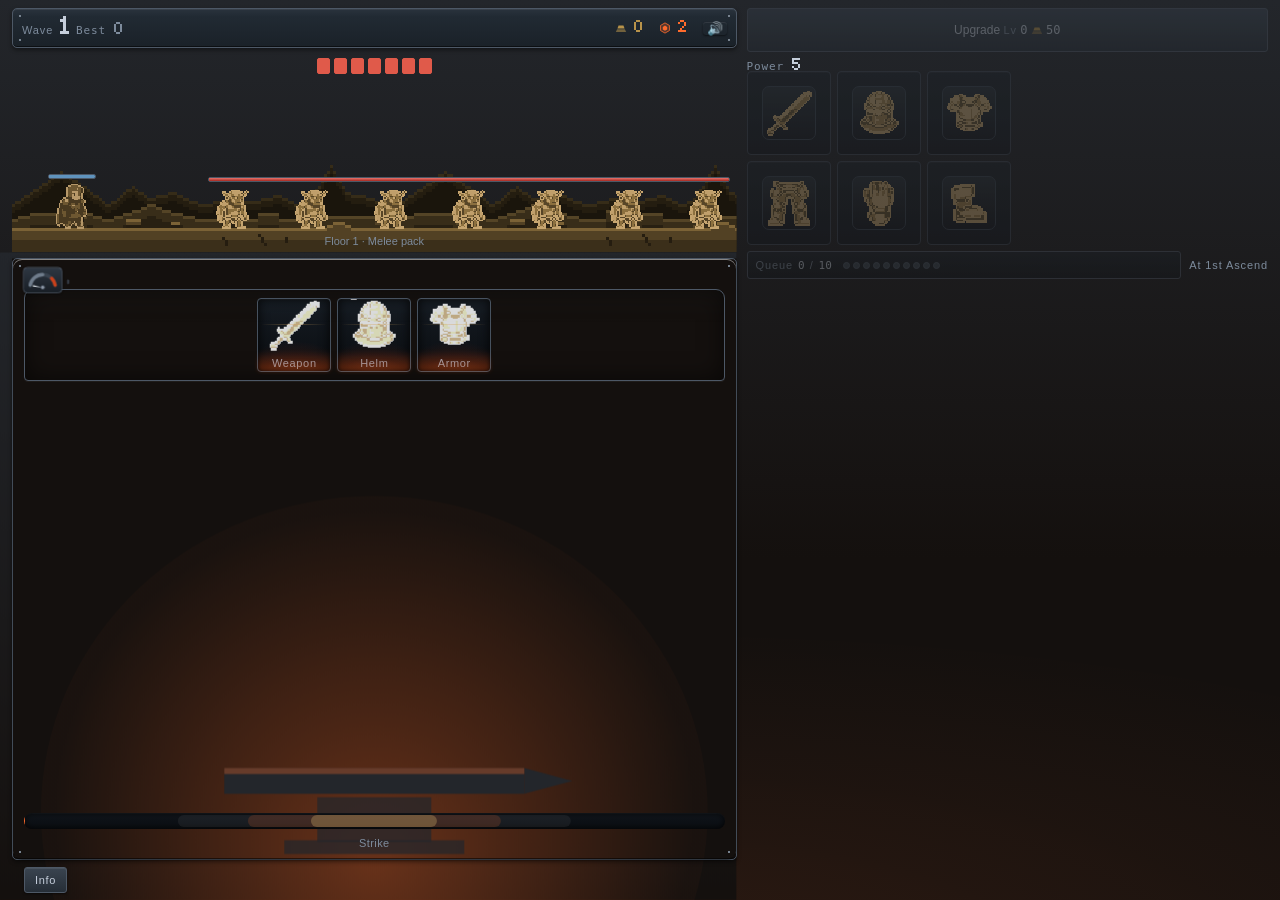
<file: index.html>
<!DOCTYPE html>
<html lang="ko">
<meta charset="utf-8">
<meta name="viewport" content="width=device-width,initial-scale=1">
<title>담금질</title>
<!-- 게임은 src/forge.html 하나다. 여기로 복사하지 않는다 — 사본은 반드시 갈라진다.
     경로는 반드시 상대경로: /src/... 로 쓰면 프로젝트 페이지(user.github.io/저장소/)
     에서 깨진다. -->
<meta http-equiv="refresh" content="0; url=src/forge.html">
<link rel="canonical" href="src/forge.html">
<body style="margin:0;padding:24px;background:#171c22;color:#c5cedb;
             font-family:-apple-system,'Malgun Gothic',sans-serif">
<!-- meta refresh 를 막는 브라우저·확장이 있어서 클릭 가능한 길도 남겨 둔다. -->
<a href="src/forge.html" style="color:#b8934a">담금질 — 화로로 들어가기</a>
</html>
</file>
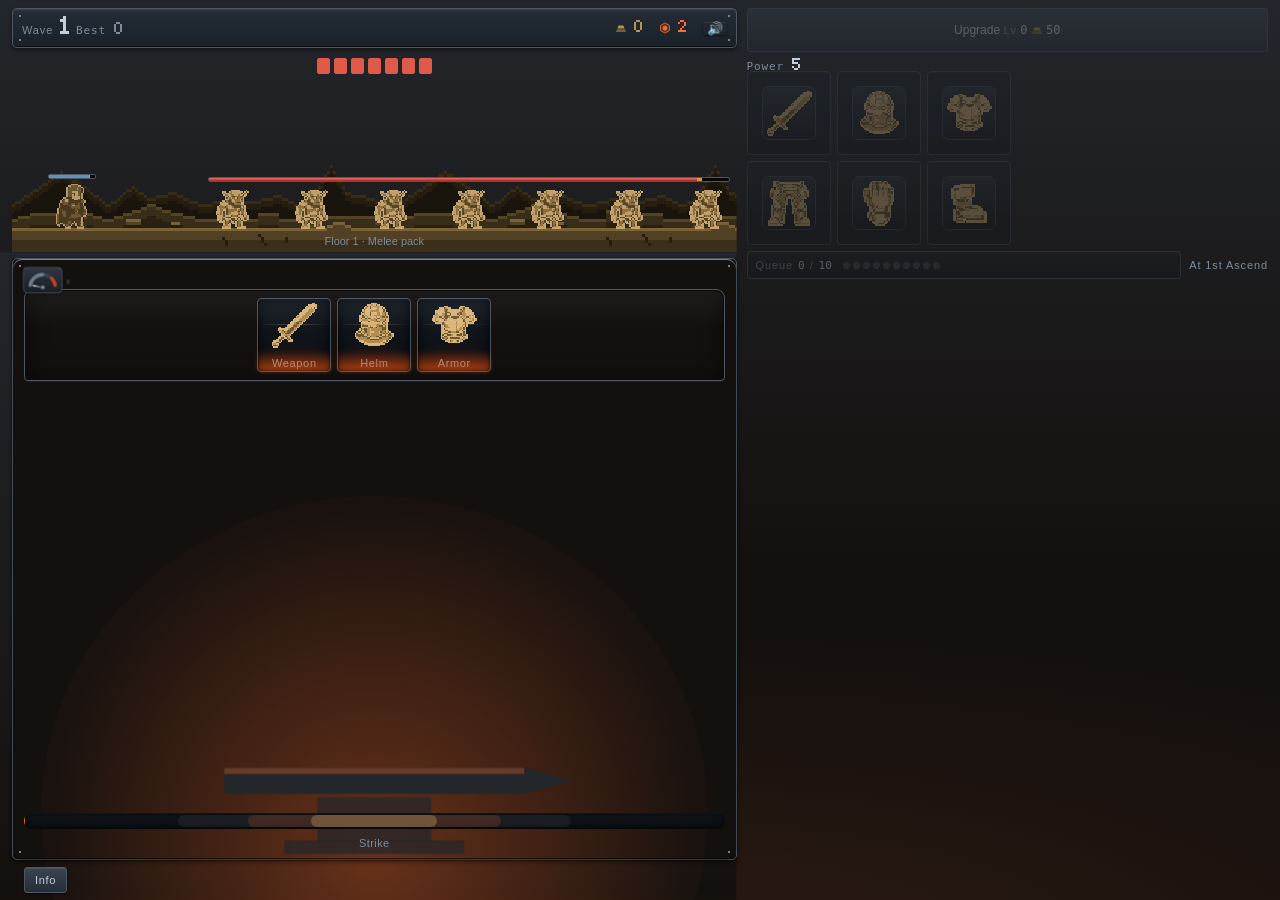
<file: src/forge.html>
<!DOCTYPE html>
<html lang="ko">
<head>
<meta charset="utf-8">
<meta name="viewport" content="width=device-width,initial-scale=1,maximum-scale=1,user-scalable=no">
<title data-s="doc.title">Hit Smith — 터져라! 대장간</title>
<!-- 027 B-6: 브라우저는 시키지 않아도 /favicon.ico 를 긁어 간다. 그게 없으면
     콘솔에 404 가 한 건 남고, 022 배포 확인의 「콘솔 에러 0건」과 CrazyGames QA
     첫인상에 그대로 걸린다. 빈 data URI 한 줄이면 **요청 자체가 안 나간다** —
     파일도 외부 요청도 늘지 않는다(원칙 2). -->
<!-- 030: 027 이 넣은 빈 `data:,` 를 **모루 한 장**으로 바꾼다 (027 제안 ⑸).
     포털 탭·카드에 뜨는 인상이라 빈 아이콘보다 낫다. 인라인 SVG data URI 라
     **새 파일도 외부 요청도 0** 이다. 색은 ART-DIRECTION 6색 안의 놋쇠·무쇠다. -->
<link rel="icon" href="data:image/svg+xml,%3Csvg xmlns='http://www.w3.org/2000/svg' viewBox='0 0 32 32'%3E%3Crect width='32' height='32' rx='6' fill='%2314100E'/%3E%3Cpath d='M6 12h15l4-3v6l-4 2H17l3 6h-8l3-6H9l-3-2z' fill='%23B08D4F'/%3E%3Crect x='11' y='25' width='10' height='3' rx='1' fill='%238E99A8'/%3E%3C/svg%3E">
<style>
:root{
  --iron:#12161b; --panel:#1f262e; --panel2:#28313b; --line:#3a4552;
  --text:#c5cedb; --dim:#7d8b9c; --brass:#b8934a; --ember:#ff6b2c;
  /* 금속·숯 톤 (표시 전용. 등급색은 아래 --g1~--g15 그대로 둔다) */
  --edge:#4d5866; --coal:#0c1014; --steel:#8e99a8;
  --g1:#6b7683; --g2:#7d9c7a; --g3:#5f93bd; --g4:#8a76c9;
  --g5:#c06fb8; --g6:#d4903f; --g7:#e05a4a; --g8:#ffd166;
  --g9:#5ce1c4; --g10:#ff3d7f;
  --g11:#4dd0e1; --g12:#b388ff; --g13:#ff8a80; --g14:#ffe57f; --g15:#ffffff;
}
*{box-sizing:border-box;margin:0;padding:0;-webkit-tap-highlight-color:transparent}
body{
  /* 화로 잔광은 008에서 캔버스로 이관했다 (__view.background==='canvas').
     여기 남은 단색은 캔버스가 못 뜨는 경우의 바닥색이다 — 그라디언트를 여기
     되살리면 캔버스 잔광과 두 겹이 된다. */
  background:var(--iron);
  color:var(--text);
  font-family:-apple-system,"Apple SD Gothic Neo","Pretendard","Malgun Gothic",sans-serif;
  font-size:14px; line-height:1.5; overscroll-behavior:none;
  /* ── 세로 3단 (010 §1) ──
     모바일 세로가 기준이고 데스크톱은 그 **확대**다. 좌우로 펼치지 않는다 —
     판이 넓어지면 aspect-ratio 타일이 세로로 커져 008 이 고친 하단 차단이
     되살아난다 (CLAUDE.md 검증 세션 「반응형 검사는 최소 두 크기로」).
     그래서 폭은 480px 로 묶고 가운데 둔다.
     body 에 z-index 를 주지 않는다 — 쌓임 맥락이 생기면 캔버스 층이 어긋난다
     (007 실측). display:flex 와 overflow 는 쌓임 맥락을 만들지 않는다. */
  max-width:480px; margin:0 auto; padding:0;
  height:100vh; height:100dvh;
  display:flex; flex-direction:column; overflow:hidden;
  /* 026: CrazyGames 기술 요건 — 모바일·태블릿에서 길게 눌러 글자가 잡히거나
     두 번 눌러 확대되지 않게 한다. 이 게임에는 사용자가 복사할 글이 없다. */
  -webkit-user-select:none; -moz-user-select:none; -ms-user-select:none; user-select:none;
}
/* 026: 광고가 도는 동안 덮는 막. **입력을 삼키는 것이 목적**이고 보이는 것은 덤이다
   (CrazyGames 요건 「광고를 요청·재생하는 동안 게임이 진행되면 안 된다」).
   무대 루프와 250ms 틱은 따로 멈춘다 — 막 하나로는 rAF 가 안 멈춘다. */
#adwall{position:fixed;inset:0;z-index:9998;display:none;background:rgba(8,11,15,.78)}
/* 037 ④ — GD 에서만 DOM 에 붙는 시작 막. 광고 막(#adwall)보다 **아래**에 둔다 —
   프리롤이 도는 동안 광고 막이 이 위를 덮어야 입력이 광고 쪽으로 간다. */
#gdStart{position:fixed;inset:0;z-index:9990;background:#0d1116;
  display:flex;align-items:center;justify-content:center;text-align:center}
#gdStart h2{font-size:22px;letter-spacing:.18em;color:var(--brass);margin:0 0 18px}
#gdStart button{min-width:160px;padding:12px 18px;font-size:15px}
#adwall.on{display:block}
/* ══ 047 R1 — 세로 우선 골격 ══════════════════════════════════════
   010 의 세로 3단(#hud·#focus·#manage)을 여덟 줄로 바꾼다. **스크롤이 없는 것이
   목표다**(L1): 남는 세로를 먹는 것은 모루 장면 하나뿐이고 나머지는 전부 고정
   높이다. `#focus`·`#manage` 규칙은 지웠다 — 그 두 요소가 더 이상 없고, 남겨 두면
   새 배치를 몰래 미는 옛 규칙이 된다(047 §2② 의 요구).

   지운 것과 이유:
   ① `#focus{flex:1;overflow-y:auto}` — 중앙 칸이 자체 스크롤을 갖던 자리. 이제
      스크롤 자체를 없애는 것이 완료 조건이라(L1) 스크롤 통을 두지 않는다.
   ② `#focus>#forge{min-height:100%;justify-content:center}` — 031 §4 가 가로에서
      「텅 빈 띠」로 고생한 그 규칙. 장면이 `flex:1` 로 직접 자라므로 필요 없다.
   ③ `#manage{max-height:30vh;overflow-y:auto}` — 단 자체가 없어졌다.
   ④ `#arena{height:clamp(60px,12vh,96px)}` — 무대가 작아서 HUD 에 눌려 있었다.
      047 은 무대를 `clamp(120px,26vh,240px)` 로 키우고 몹·체력 줄을 그 **위에
      겹친다**(HUD 한 줄 40px). */
#hud{flex:none;padding:8px 10px 0}
#hudbar{margin-bottom:0;padding:7px 9px;min-height:40px;display:flex;align-items:center}
#hudbar>.row{width:100%}
/* 전투 무대 (013). 캔버스가 그리는 자리라 **배경이 없어야 한다**(017 「칠했다 ≠
   보인다」). 047: 몹 줄·체력 막대·적 글자가 이 안에 겹쳐 앉는다. */
#arena{position:relative;height:clamp(120px,26vh,240px);margin:6px 0 0;background:none;
  border-radius:4px;overflow:hidden}
#arena>#mob{position:absolute;left:0;right:0;top:4px;margin:0}
/* 체력 막대와 적 글자는 무대 바닥에 붙는다 — 무대 픽셀을 가리지 않게 아래 끝이다. */
#arenafoot{position:absolute;left:6px;right:6px;bottom:4px}
/* 051 ④ — 막대는 무대 안에서 **절대 좌표**로 머리 위에 앉는다(자리는 JS 가 준다). */
#arena>#bar,#arena>#hpbar{position:absolute;margin:0;left:0;top:0;width:40px;z-index:2}
/* `#foes` 는 CORE 의 newWave() 가 글자를 쓰는 자리라 **지우지 않는다.** 무대 위
   글자는 첫 화면의 글자 수를 늘리므로 작고 흐리게 둔다(§2① 「글자」). */
#arenafoot>#foes{font-size:11px;color:var(--dim);text-align:center;line-height:1.3}

/* ── 모루 장면 (047 §2③) ──
   남는 세로를 **전부** 먹는 유일한 줄이다. 탭 판 밖에 있다(HTML 주석 참고). */
#scene{flex:1 1 auto;min-height:150px;display:flex;flex-direction:column;
  padding:6px 10px 0;min-width:0}
/* 세로에서 다른 탭을 고르면 장면이 함께 사라진다(§2② — 「장면 포함」).
   가로에서는 아래 질의가 이 규칙을 되돌린다(왼쪽 칸은 그대로). */
body[data-tab="tower"] #scene,body[data-tab="tech"] #scene{display:none}

/* ── 열기 줄 · 손잡이 줄 · 장비 띠 · 대기열 띠 ── 전부 고정 높이다. */
/* 049 §2④ — HUD 스피커. 아이콘 하나뿐이라 버튼 기본 여백을 걷어낸다(40px 줄 안에 든다). */
#snd{padding:0 4px;min-width:0;line-height:1;font-size:13px;background:none;border:0;
  color:var(--dim);cursor:pointer;vertical-align:middle}
#snd[aria-pressed="false"]{opacity:.45}
#sndMusic.hot,#sndSfx.hot{color:var(--ember)}
#openrow{flex:none;display:flex;align-items:center;gap:8px;height:32px;padding:0 10px}
#bInfo{flex:none;font-size:11px;padding:5px 10px;min-height:26px;letter-spacing:.06em}
/* 049 F3 — 자동 제련 버튼은 **켜고 꺼도 폭이 안 변해야 한다.** `.hot` 이 `font-weight:700`
   을 주는데, 열기 줄에서는 그 한 끗이 글자를 넓혀 `#therm`·`#bInfo` 를 5.4px 밀었다
   (en 「Auto Forge」에서 L3 가 울었다). 굵기를 **늘 700** 으로 못박아 상태가 자리를
   안 건드리게 한다 — `.hot` 의 색·그림자는 그대로 든다. */
#openrow>#auto{flex:none;font-size:11px;padding:5px 10px;min-height:26px;
  letter-spacing:.06em;font-weight:700}
#dock{display:flex;flex-direction:column;gap:6px;padding:6px 10px 0;min-width:0}
#handles{flex:none;display:flex;gap:6px;height:44px}
#handles>button{flex:1;min-width:0;font-size:12px;padding:6px 4px;white-space:nowrap;
  overflow:hidden;text-overflow:ellipsis}
#gearband{flex:none;position:relative;padding-top:13px}
/* 전투력은 띠 **위에 작게** 얹는다 — 줄 하나를 더 쓰지 않으려는 자리다. */
#pwrap{position:absolute;left:0;top:0;font-size:11px;line-height:1.1}
#pwrap>b{color:var(--text)}
/* 대기열 띠 — 비어도 같은 자리·같은 높이(041 제안 9 · 검사 L3). */
#qband{position:relative;flex:none;display:flex;align-items:center;gap:8px;min-height:28px}
#qband>#open{flex:1 1 auto;min-width:0;display:flex;align-items:center;gap:5px;
  font-size:11px;padding:4px 8px;min-height:28px;text-align:left;
  background:linear-gradient(180deg,#1b2229,#12171d)}
/* 대기 장비 하나당 등급색 점 하나. 빈 칸도 점으로 자리를 지킨다. */
/* ⚠ 점 줄이 `flex:1` 로 폭을 다 먹으면 오른쪽 안내 글자가 접힌다 — 가로의 좁은
   오른쪽 칸(800×450 에서 332px)에서 실측했다(「At 1st Ascend」가 두 줄). 점은
   **장식**이고 「대기 N/M」이 기록이다: 점이 먼저 줄어들고, 넘치면 잘린다. */
#qdots{display:flex;align-items:center;gap:3px;margin-left:6px;flex:1 1 0;min-width:0;
  overflow:hidden}
#qband>#autores{flex:none;white-space:nowrap}   /* 안내 글자 쪽은 아래 #autoresLock 규칙이 든다 */
#qdots i{flex:none;width:7px;height:7px;border-radius:50%;background:var(--line);
  border:1px solid var(--edge)}
/* 047 3차 ⑤ — 들어가지 않은 나머지는 마지막 자리에서 「+N」으로 말한다.
   점이 아니므로 동그라미·테두리를 벗고 숫자만 남는다. */
/* 048 §2⑧ — 「+N」이 `<i>` 기본 기울임으로 비스듬히 보였다(047 검증이 넘긴 것).
   글자 모양만 바로 세운다 — 폭을 재는 숨은 자도 **같은 규칙**을 받아야 하므로
   둘을 묶은 이 선택자에 넣는다(안 그러면 재는 폭과 그리는 폭이 갈린다). */
#qdots i.more,#qband>i.qmore{font-style:normal;width:auto;height:auto;border:0;background:none;border-radius:0;
  font-size:11px;line-height:1;color:var(--dim);white-space:nowrap;
  font-family:ui-monospace,Menlo,monospace}
/* 047 4차 — 글자는 **줄지 않는다.** 폭을 미리 떼 놓았으므로 `flex` 가 다시 눌러
   말줄임·잘림을 만들면 안 된다(3차의 결함이 바로 그 잘림이었다). */
#qdots i.more{flex:none}
/* 재는 탐침 — `.more` 와 같은 서체·크기를 받되 흐름 밖에 있어 자리를 안 쓴다. */
#qband>i.qmore{position:absolute;left:-9999px;top:0;visibility:hidden;pointer-events:none}
#qdots i.on{border-color:currentColor;background:currentColor;
  box-shadow:0 0 5px -1px currentColor}
@keyframes qdotPop{0%,100%{transform:scale(1)}45%{transform:scale(1.9)}}
#qdots i.fresh{animation:qdotPop .42s ease-out 2}
/* ── 탭 (016) ──
   **라우터가 아니다.** 판 넷이 전부 DOM 에 살아 있고 보이는 것 하나만 바뀐다.
   해시·history·주소를 건드리지 않으므로 뒤로가기가 게임을 떠나는 동작 그대로다.
   선택자도 전부 살아 있다 — 숨겨진 탭 안의 id 도 checklist 가 그대로 읽는다. */
.tabpane{flex:1 1 auto;min-height:0;display:none}
.tabpane.on{display:flex;flex-direction:column}
/* 제련 탭은 안에서 다시 2단(#focus·#manage)으로 나뉘어 각자 스크롤한다.
   나머지 둘은 판 하나짜리라 탭 자체가 스크롤 통이다. */
#tabTower,#tabTech{overflow-y:auto;overscroll-behavior:contain;padding:0 10px 14px}
#tabTower>*,#tabTech>*{flex:none}
/* 하단 탭바. **배경을 밝히지 않는다** — 016 ⚠ 절: 패널 배경이 밝아지면
   어두운 등급 6종의 아이콘 외곽선(대비 1.00)이 먼저 사라진다. 숯보다 어둡게. */
#tabs{flex:none;display:flex;gap:5px;padding:6px 10px;
  border-top:1px solid var(--line);background:var(--coal)}
#tabs button{flex:1;padding:8px 4px;font-size:12px;letter-spacing:.06em;color:var(--dim);
  background:linear-gradient(180deg,#242c35,#151a20)}
#tabs button.on{color:var(--text);border-color:var(--brass);
  background:linear-gradient(180deg,#333d49,#1d242b)}
/* ── 캔버스 층 (007 뼈대 · 017 에서 2D 캔버스로) ──
   본문 뒤에 고정으로 깔린다. 007 의 캔버스는 투명해서 화면에 아무 영향이 없고,
   008 부터 여기에 모루·불티가 그려진다. 클릭은 전부 위의 DOM 이 받는다.
   body 에 z-index 를 주지 않는 이유: body 에 쌓임 맥락이 생기면
   background-attachment:fixed 로 깔린 화로 잔광의 래스터화가 달라져
   화면 전체가 미세하게 바뀐다 (007에서 픽셀 비교로 실측). 대신 캔버스를
   z-index:-1 로 내린다 — 페이지 배경보다는 위, 본문보다는 아래다. */
#stage{position:fixed;inset:0;z-index:-1;pointer-events:none}
/* 앞 겹: 불티·바운스. 뒤 겹(#stage)에 그리면 불투명한 패널에 가려 안 보인다
   (008 에서 스크린샷으로 확인). 클릭은 pointer-events:none 으로 통과시킨다. */
#fx{position:fixed;inset:0;z-index:2;pointer-events:none}
#stage canvas,#fx canvas{display:block}
.num{font-family:ui-monospace,"SF Mono",Menlo,monospace;font-variant-numeric:tabular-nums}

/* ── 강판 패널 (리벳 4개는 ::before 의 방사 그라디언트) ── */
.panel{
  position:relative;
  background:linear-gradient(180deg,#2a333d 0%,#212a33 20%,#1a2128 100%);
  border:1px solid var(--edge); border-radius:5px; padding:10px; margin-bottom:8px;
  box-shadow:inset 0 1px 0 rgba(255,255,255,.07),inset 0 -1px 0 rgba(0,0,0,.55),
             0 2px 4px rgba(0,0,0,.45);
}
.panel::before{
  content:"";position:absolute;inset:5px;pointer-events:none;background-repeat:no-repeat;
  background-image:
    radial-gradient(circle 2px at 2px 2px,#78838f 38%,#20272e 72%,transparent 74%),
    radial-gradient(circle 2px at calc(100% - 2px) 2px,#78838f 38%,#20272e 72%,transparent 74%),
    radial-gradient(circle 2px at 2px calc(100% - 2px),#78838f 38%,#20272e 72%,transparent 74%),
    radial-gradient(circle 2px at calc(100% - 2px) calc(100% - 2px),#78838f 38%,#20272e 72%,transparent 74%);
}
.panel>*{position:relative}
.row{display:flex;justify-content:space-between;align-items:center;gap:8px}
.dim{color:var(--dim);font-size:11px;letter-spacing:.08em}

/* ── 금속 명판 타이틀 ── */
#plate{text-align:center;margin:0 0 10px;position:relative}
/* 027 B-3: 톱니(#cog)를 걷었다. 016 이 설정 팝업을 열려고 뒀는데, 그 팝업의
   내용물(자동 판매·승천)이 제련 탭으로 옮겨가면서 **누르면 빈 창이 뜨는 버튼**만
   남았다 — 016 「탭이 하나뿐인 탭바는 거짓말이다」와 같은 이유로 없앤다.
   사운드(1.0 이후)가 들어오면 그때 배경음·밝기 자리로 돌아온다.
   `#plate` 의 `position:relative` 는 남긴다 — `#plate span::before/after` 가 쓴다. */
#plate span{
  position:relative;display:inline-block;padding:5px 30px;
  font-size:15px;font-weight:700;letter-spacing:.34em;color:#2b1e0a;
  background:linear-gradient(180deg,#e6c47c,#bb964c 46%,#8b6b2e);
  border:1px solid #6f5220;border-radius:3px;
  text-shadow:0 1px 0 rgba(255,255,255,.32);
  box-shadow:inset 0 1px 0 rgba(255,255,255,.55),inset 0 -1px 0 rgba(0,0,0,.3),0 2px 4px rgba(0,0,0,.5);
}
#plate span::before,#plate span::after{
  content:"";position:absolute;top:50%;width:4px;height:4px;border-radius:50%;
  transform:translateY(-50%);background:radial-gradient(circle at 34% 32%,#fff3d4,#7a5a24);
}
#plate span::before{left:9px} #plate span::after{right:9px}

/* ── 버튼: 브러시드 스틸 ── */
button{
  font-family:inherit;font-size:14px;color:var(--text);
  background:linear-gradient(180deg,#3a4450,#262e37);
  border:1px solid var(--edge);border-radius:3px;padding:9px 12px;cursor:pointer;
  box-shadow:inset 0 1px 0 rgba(255,255,255,.08),0 1px 2px rgba(0,0,0,.5);
}
button:active{transform:translateY(1px);box-shadow:inset 0 1px 3px rgba(0,0,0,.6)}
button:disabled{opacity:.35;cursor:default;box-shadow:none}
.primary{
  background:linear-gradient(180deg,#dcb367,#a8842f);color:#22190a;border-color:#7d5f22;
  font-weight:700;text-shadow:0 1px 0 rgba(255,255,255,.3);
  box-shadow:inset 0 1px 0 rgba(255,255,255,.45),0 1px 2px rgba(0,0,0,.5);
}
.hot{
  background:linear-gradient(180deg,#ff9354,#e04f16);color:#2a1206;border-color:#a83c10;
  font-weight:700;text-shadow:0 1px 0 rgba(255,255,255,.25);
  box-shadow:inset 0 1px 0 rgba(255,255,255,.3),0 0 12px rgba(255,107,44,.4);
}
#spin,#ad,#dad{display:flex;align-items:center;justify-content:center;gap:7px}
#spin>span:empty{display:none}
/* 033 ①-b: 대기열 줄 = 글자 왼쪽 · 「정리」 버튼 오른쪽. 줄이 넘치지 않게 글자 쪽만
   줄바꿈을 허용하고(min-width:0), 버튼은 안 줄인다(flex:none). 글자는 `.dim` 의
   11px 을 그대로 쓴다(031 의 문턱 — 더 작게 만들지 말 것). 높이 28px 은 손가락으로
   누를 수 있는 최소선이고, 켜짐 표시는 #auto 와 **같은** `.hot` 이다. */
.qrow{display:flex;align-items:center;gap:8px;margin-top:8px}
.qrow>span{flex:1 1 auto;min-width:0}
#autores{flex:none;font-size:11px;padding:5px 10px;min-height:28px;letter-spacing:.06em}
/* 041 ③ — 잠긴 동안의 안내. **버튼이 아니다**(누를 수 없다). 글자 크기는 `.dim` 의
   11px 그대로(LG1·LG2 문턱). 줄이 좁아지면 이 글자가 먼저 줄어들게 둔다. */
/* 047 §2① — 대기열 띠에서 이 글자는 **줄지 않는다**(`flex:none`). 041 의
   `flex:0 1 auto;min-width:0` 은 이 규칙이 `#qband` 쪽 선언보다 **뒤에 있어서**
   그것을 이기고 79px 글자를 75px 로 눌러 4px 을 삐져나가게 했다(800×450 실측).
   줄어들 몫은 점 줄(`#qdots`)이 진다 — 점은 장식이고 「대기 N/M」이 기록이다. */
#autoresLock{flex:none;white-space:nowrap;text-align:right;line-height:1.3}
/* 041 2차 (제안 ① 판정) — 해금 순간 「정리」가 **세 번 반짝인다**. `#msg` 한 줄은
   자동 제련이 켜져 있으면 다음 제련 결과가 14~83ms 만에 덮어 버려 사실상 안 보인다
   (검증 세션 실측). 붙잡으려면 CORE 의 `spin()` 을 건드려야 하므로 알림을 **버튼 쪽에**
   둔다 — 자리·크기·색은 그대로, 깜빡이는 것은 배경과 테두리뿐이다.
   움직임을 줄이라고 한 사람에게는 **깜빡이지 않고 테두리 강조 한 번**만 남긴다. */
@keyframes autoresPop{
  0%,100%{box-shadow:none}
  50%{box-shadow:0 0 0 2px var(--ember),0 0 10px var(--ember)}
}
/* 048 §2② — 견습생 해금도 **같은** 반짝임을 쓴다. 041 이 쓰던 선택자에 `#auto`
   를 더하기만 한다(새 애니메이션 0개 · `#autores` 의 동작은 한 글자도 안 바뀐다). */
#autores.pop,#auto.pop{animation:autoresPop .4s steps(1,end) 3}
#autores.popStill,#auto.popStill{box-shadow:0 0 0 2px var(--ember)}
@media (prefers-reduced-motion:reduce){
  #autores.pop,#auto.pop{animation:none;box-shadow:0 0 0 2px var(--ember)}
}
/* ══ 048 §2② — 견습생이 잠긴 동안 (첫 회차 최고 웨이브 25 전) ════════════
   충전은 **견습생만** 쓴다. 그러니 견습생이 없는 동안 온도계·충전 숫자·지피기는
   뜻이 없는 장치다 — 원칙 7 「첫 3분은 순수 스핀만」과 같은 결의 정리다.
   충전은 CORE 대로 계속 찬다(수식 미변경) — 해금 순간 이미 쌓여 있다.
   ⚠ `#ad` 는 `platUI()` 가 **인라인** `display` 를 쓴다. 광고가 있는 곳에서는
     `''`(인라인 없음)을 넣으므로 아래 규칙이 그대로 이긴다 — platUI 는 안 고친다. */
body[data-appr="0"] #therm,
body[data-appr="0"] #auto,
body[data-appr="0"] #ad{display:none}
body[data-appr="0"] #spincap .ci,
body[data-appr="0"] #spincap #chg{display:none}

/* ── 아이콘 공통 (부위 심볼 = 강철 채움 + 등급색 스트로크) ── */
#sprite{display:none}
.ico{display:inline-flex;align-items:center;justify-content:center;line-height:0}
/* 픽셀 스프라이트 (009). 16px 원본을 **정수 배율(2배)** 로만 키운다 —
   1.5배·2.3배는 픽셀을 뭉갠다. 크기를 px 로 못박아 반픽셀 위치를 막는다. */
.ico img.px{display:block;image-rendering:pixelated;image-rendering:crisp-edges}
/* 숫자 글리프 (010 §2). 자간이 이미지 안에 들어 있으므로 여백을 주지 않는다.
   크기는 굽는 단계에서 정해져 CSS 로 늘리지 않는다 — 늘리면 정수 배율이 깨진다. */
.gn{display:inline-flex;align-items:flex-end;vertical-align:-.18em;line-height:0}
.gn img{display:block;image-rendering:pixelated;image-rendering:crisp-edges}
.gn .gt{font-family:ui-monospace,Menlo,monospace;font-size:11px;font-style:normal;
  line-height:1;align-self:flex-end;letter-spacing:0}
.gn .gt::after{content:attr(data-c)}
/* 같은 값을 글자로도 남겨 둔다 — textContent 로 읽는 검사와 보조기술이 살아 있어야 한다. */
.gv{position:absolute;width:1px;height:1px;overflow:hidden;clip-path:inset(50%);
  white-space:nowrap;font-style:normal}
.pl.gl .ico img.px{filter:drop-shadow(0 0 2px currentColor)}
.ci{width:1em;height:1em;display:inline-block;vertical-align:-.16em}
/* 등급 명판: 색은 인라인 --gc 하나로만 들어온다 (부위×등급 개별 드로잉 없음) */
.pl{
  position:relative;display:inline-flex;align-items:center;justify-content:center;
  padding:4px;border:1.5px solid currentColor;border-radius:7px;
  background:linear-gradient(180deg,rgba(255,255,255,.06),rgba(0,0,0,.4));
}
.pl::before{content:"";position:absolute;inset:0;border-radius:5.5px;background:currentColor;opacity:.15}
.pl .ico{position:relative}
/* 11등급+ 은은한 발광 */
.pl.gl{box-shadow:0 0 7px -1px currentColor,inset 0 0 9px -3px currentColor}
/* 14~15등급 화염 오라 */
.pl.au::after{
  content:"";position:absolute;inset:-4px -3px -5px;border-radius:10px;pointer-events:none;
  background:radial-gradient(62% 72% at 50% 106%,rgba(255,170,60,.9),rgba(255,70,0,.3) 44%,transparent 72%);
  filter:blur(1.6px);animation:aura 1.4s ease-in-out infinite alternate;
}
@keyframes aura{from{opacity:.4;transform:scaleY(.88)}to{opacity:1;transform:scaleY(1.1)}}

/* ── 화로 압력계 (구 천장 게이지) ── */
#pity{display:flex;align-items:center;gap:9px;margin-bottom:10px}
#pgauge{
  width:48px;flex:none;padding:2px 3px 1px;border-radius:5px;
  background:linear-gradient(180deg,#2e3742,#191f26);border:1px solid var(--edge);
  box-shadow:inset 0 1px 0 rgba(255,255,255,.08),0 1px 2px rgba(0,0,0,.5);
}
#pgauge svg{display:block;width:100%;height:auto}
#pneedle{transform-box:view-box;transform-origin:22px 24px;
  transition:transform .4s cubic-bezier(.34,1.3,.5,1)}
.pcol{flex:1;min-width:0;text-align:left}
#pity .bar{height:6px;background:var(--coal);border:1px solid var(--edge);border-radius:3px;
  overflow:hidden;margin-top:3px;box-shadow:inset 0 0 4px rgba(0,0,0,.85)}
/* background-color 를 따로 두는 이유: 가득 상태 색 변화를 계산된
   backgroundColor 로 재는 검사가 있다. 그라디언트만 쓰면 둘 다 투명이 된다. */
#pityfill{height:100%;width:0%;background-color:var(--brass);
  background-image:linear-gradient(180deg,rgba(255,255,255,.28),rgba(0,0,0,.22));
  transition:width .25s}
#pityfill.full{background-color:var(--ember);box-shadow:0 0 9px rgba(255,107,44,.75)}
#pitytxt{font-size:11px;white-space:nowrap;letter-spacing:.03em}

/* ── 화로 ── */
/* 008: 가운데 패널과 화로 창의 **바탕만** 캔버스로 넘겼다. 테두리·리벳·릴 타일은
   DOM 그대로라 checklist 선택자는 하나도 안 잃는다. 배경을 여기 되살리면
   캔버스가 그린 모루·불빛을 덮어 버린다. */
/* ══ 047 §2③ — 모루 장면 ═════════════════════════════════════════
   `#forge` 가 장면 전체이고 `#spin` 이 그 위를 덮는 **투명한 버튼**이다.
   장면 어디를 눌러도 친다. 쌓임 순서가 전부다:
     `#spin`(z 0, DOM 맨 앞) < `#hearth`/`#msg`/캡션(z 1) < `#pity`·`#asc`(z 2)
   `#pity`·`#asc`·`.reel` 은 각자의 일을 하고, 그 밖의 빈 자리는 전부 치기다. */
/* 위 여백 30px 은 **압력계가 앉을 자리**다. 안 두면 `#pity` 가 첫 문양 칸을 덮는다
   (화면 실측 — 047-380x820-star1 에서 「Pressure 0/80」이 첫 칸 위에 올라탔다). */
#forge{position:relative;text-align:center;padding:30px 11px 8px;background:none;
  flex:1 1 auto;min-height:0;display:flex;flex-direction:column;justify-content:center}
#spin{position:absolute;inset:0;width:100%;height:100%;padding:0;margin:0;
  background:none;border:0;border-radius:9px;z-index:0;cursor:pointer}
/* 키보드(데스크톱 포털): Space/Enter 로 친다 — 포커스가 보여야 한다(§2③). */
#spin:focus-visible{outline:2px solid var(--brass);outline-offset:-3px}
#spin:disabled{cursor:default}
#forge>#hearth,#forge>#msg,#forge>#spincap{position:relative;z-index:1}
/* ⚠ 「장면 어디를 눌러도 친다」(§2③)를 실제로 만드는 줄이다. 얹힌 것들이 위에
   있기만 하면 **그 자리를 누를 때 아무 일도 안 난다** — 검사 L2 가 `#spin` 의
   가운데 점이 `#msg`·`#hearth` 에 막히는 것으로 그 구멍을 잡았다. 보기만 하는
   것은 클릭을 흘려보내고, 누르는 것(`.reel`·`#pity`·`#asc`)만 받는다. */
#forge>#msg,#forge>#spincap,#hearth{pointer-events:none}
#hearth .reel{pointer-events:auto}
#forge>#pity,#forge>#asc{z-index:2}
/* 압력계는 장면 **왼쪽 위에 얹힌다**. 흐름에서 빼야 041 검증이 잡은
   「#pity 줄이 #asc 를 30px 덮어 승천 배너를 못 누른다」가 구조적으로 못 생긴다
   (§2⑥(b) · 검사 L2) — 둘이 같은 흐름을 다투지 않고 서로 다른 모서리에 선다. */
#pity{position:absolute;left:10px;top:8px;margin:0;z-index:2;
  display:flex;align-items:center;gap:6px;transform:scale(.82);transform-origin:left top}
/* 승천 배너는 장면 **맨 위 가운데**. 눌리는 것이 목적이라 압력계와 겹치지 않게
   왼쪽을 비워 둔다. */
#asc{position:absolute;left:auto;right:10px;top:8px;width:auto;min-width:96px;
  z-index:2;font-size:12px;padding:7px 12px}
/* 모루 아래 한 줄 캡션. 033 ② 의 「대기열 정리」 글자 바꿈이 여기서 일어난다 —
   바꾸는 쪽(renderFast)은 그대로 `#spinlbl`·`#chg`·`#spinq` 를 쓴다. */
/* ══ 049 §2⑥ — 메트로놈 띠 ════════════════════════════════════════════════
   높이는 **16px 고정**이다(지시서: 장면이 좁으면 최소 14px). 장면 안에서 자리를
   뺏는 유일한 새 요소라 L1(첫 화면 스크롤 0)이 여기서 갈린다 — 그래서 `flex:none`
   으로 못박고 안쪽은 전부 `position:absolute` 다(줄 수가 늘 수 없다). */
#beat{position:relative;flex:none;height:16px;margin-top:auto;border-radius:8px;
  background:linear-gradient(180deg,#11161c,#0a0d11);
  box-shadow:inset 0 0 6px rgba(0,0,0,.85),inset 0 1px 0 rgba(255,255,255,.04);overflow:hidden}
#spincap{font-size:11px;margin-top:0;padding-top:6px;letter-spacing:.04em}
/* 표적 칸 — 가운데에서 좋음·정확·완벽이 겹쳐 보인다(폭이 곧 너그러움이다). */
#beat .zone{position:absolute;top:2px;bottom:2px;left:50%;transform:translateX(-50%);
  border-radius:6px;pointer-events:none}
#beat .z3{width:56%;background:rgba(255,255,255,.055)}
#beat .z2{width:36%;background:rgba(255,107,44,.16)}
#beat .z1{width:18%;background:rgba(223,185,111,.3)}
/* 바늘 — 한 박에 한 번 좌↔우를 건넌다. 끝에 닿는 순간이 박이다. */
#beatneedle{position:absolute;top:1px;bottom:1px;width:2px;margin-left:-1px;border-radius:1px;
  background:var(--ember);box-shadow:0 0 6px -1px var(--ember);left:0}
#beat.edge{box-shadow:inset 0 0 6px rgba(0,0,0,.85),0 0 9px -2px var(--ember)}
/* 탭이 떨어진 자리 — 앞의 것들은 흐리게 남아 「이른지 늦은지」가 보인다. */
#beatticks{position:absolute;inset:0;pointer-events:none}
#beatticks>i{position:absolute;top:0;bottom:0;width:2px;margin-left:-1px;border-radius:1px;background:#fff}
/* reducedMotion — 바늘이 안 움직이고 박마다 점 하나가 깜빡인다. */
#beatdot{display:none;position:absolute;left:50%;top:50%;width:5px;height:5px;margin:-2.5px 0 0 -2.5px;
  border-radius:50%;background:var(--dim)}
#beatdot.on{background:var(--ember);box-shadow:0 0 7px -1px var(--ember)}
@media (prefers-reduced-motion:reduce){
  #beatneedle{display:none} #beatdot{display:block}
}
/* 판정 글자 — 모루 위로 잠깐 떠오른다. */
#beatjudge{position:absolute;left:50%;bottom:17px;transform:translateX(-50%);
  font-size:12px;font-weight:700;letter-spacing:.04em;white-space:nowrap;
  opacity:0;pointer-events:none;text-shadow:0 1px 3px rgba(0,0,0,.9)}
@keyframes judgePop{0%{opacity:0;transform:translate(-50%,4px)}
  18%{opacity:1;transform:translate(-50%,-2px)}100%{opacity:0;transform:translate(-50%,-10px)}}
#beatjudge.on{animation:judgePop .9s ease-out 1}
@media (prefers-reduced-motion:reduce){ #beatjudge.on{animation:none;opacity:1} }
#spincap>span:empty{display:none}

/* ══ 047 §2⑤-3 — 가림막은 **부모 속성**이다 ════════════════════════════
   `#forge[data-veiled]` + `[data-shown="k"]` 로 k 번째 뒤의 문양 칸을 덮고
   `#msg` 를 감춘다.
   ⚠ **자식 클래스로 걸면 안 된다.** CORE 가 `#msg.className=` 로 통째로 덮고
     `.reel` 의 클래스를 붙였다 뗀다(047 §1 ②④) — 거기에 얹은 클래스는 다음
     스핀에서 조용히 사라진다. 부모 속성은 CORE 가 한 번도 안 만진다.
   ⚠ `visibility` 로 감춘다(`display` 가 아니라) — 자리가 변하면 L3(틱이 자리를
     안 바꾼다)가 운다. */
#forge[data-veiled] #msg{visibility:hidden}
/* 048 §2③ — 아직 도는 릴이 하나라도 있으면 글은 기다린다(「마지막 릴이 선 뒤에」). */
#forge[data-rolling] #msg{visibility:hidden}
/* ══ 048 §2③ — `?` 덮개는 **돌아가는 릴**로 바뀌었다 ═══════════════════════
   047 은 아직 안 드러난 칸을 `::after` 로 덮어 `?` 를 썼다. 048 에서는 그 칸이
   **실제로 돌고 있다** — 가리는 것이 아니라 아직 안 선 것이다. 그래서 덮개 두
   규칙(`?` 와 `data-shown` 별 해제)을 지운다. 부모 속성 자체는 그대로 둔다:
   `fgPaint()` 가 계속 쓰고, 047 검사·탐침이 그것을 상태 창구로 읽는다.
   ⚠ `::after` 를 비워 두는 것이 중요하다 — `.reel.lock::after` 의 「고정」 딱지가
     그 자리를 쓴다. 덮개를 남겨 두면 고정 딱지가 덮개 뒤로 사라진다. */
/* 목업의 「이은 고리」 — 두 번째 문양부터 앞 문양과 같으면 그 칸을 강조한다(CSS 만). */
/* 이은 고리 — 두 번째 문양부터 앞 문양과 같으면 그 칸을 강조한다(CSS 만). */
.reel.echo{border-color:var(--brass);box-shadow:inset 0 0 11px rgba(0,0,0,.9),0 0 8px -1px var(--brass)}
/* 047 3차 ③ — 길게 눌러 고정이 걸린(또는 풀린) 그 순간만 한 번. 길게 누르기는
   눈에 안 보이는 조작이라 「먹혔다」는 신호가 없으면 사람이 또 누른다. */
@keyframes reelHeld{0%,100%{box-shadow:inset 0 0 11px rgba(0,0,0,.9)}
  45%{box-shadow:0 0 0 2px var(--ember),inset 0 0 11px rgba(0,0,0,.9)}}
.reel.held{animation:reelHeld .34s ease-out 1}
@media (prefers-reduced-motion:reduce){ .reel.held{animation:none} }
#hearth{
  position:relative;display:flex;align-items:stretch;gap:7px;
  /* 047: 장면이 남는 세로를 먹고, 화로는 **문양 칸을 담는 띠**로 남는다.
     상한을 두는 이유는 013 주석과 같다 — 끝없이 늘어나면 문양 세 칸이 떠 있는
     빈 상자가 된다. 아래 여백은 모루(캔버스)가 앉는 자리다. */
  flex:0 1 auto;min-height:78px;max-height:200px;
  margin:0 0 8px;padding:8px;border-radius:9px 9px 4px 4px;
  background:none;                     /* → 캔버스 gHearth */
  border:1px solid var(--edge);
  box-shadow:inset 0 0 24px rgba(0,0,0,.6),0 1px 0 rgba(255,255,255,.05);
}
/* 증기 한 겹 */
#hearth::after{
  content:"";position:absolute;left:1px;right:1px;top:1px;height:44%;pointer-events:none;
  border-radius:8px 8px 0 0;
  background:linear-gradient(180deg,rgba(196,212,228,.07),transparent);
  animation:steam 6.5s ease-in-out infinite alternate;
}
@keyframes steam{from{opacity:.3;transform:translateY(-3%)}to{opacity:1;transform:translateY(3%)}}

/* 047 §2① — 온도계가 **가로 막대**로 눕는다(열기 줄). 채우는 쪽은
   renderFast 가 그대로 `#thermf` 의 길이를 쓴다 — 높이에서 폭으로만 바뀐다. */
#therm{
  flex:1 1 auto;height:11px;min-width:0;position:relative;overflow:hidden;border-radius:6px;
  border:1px solid var(--edge);background:linear-gradient(180deg,#0a0d11,#161c23);
  box-shadow:inset 0 0 5px rgba(0,0,0,.9);
}
#thermf{position:absolute;left:0;top:0;height:100%;width:0%;
  background:linear-gradient(90deg,#ff4a15,#ff9c3c 58%,#ffd98a);
  box-shadow:0 0 9px rgba(255,107,44,.75);transition:width .3s ease-out}
#therm::after{content:"";position:absolute;inset:0;pointer-events:none;
  background:repeating-linear-gradient(90deg,transparent 0 7px,rgba(255,255,255,.15) 7px 8px)}
/* 치려 했는데 못 쳤을 때 한 번 깜빡인다(§2⑤-1 — 새 팝업·새 글자 없음). */
@keyframes barDeny{0%,100%{box-shadow:inset 0 0 5px rgba(0,0,0,.9)}
  50%{box-shadow:0 0 0 2px var(--ember),inset 0 0 5px rgba(0,0,0,.9)}}
#therm.deny,#qband.deny>#open{animation:barDeny .3s ease-out 2}

/* ══ 049 F5 — 미끄러진 탭을 삼키지 않는다 ════════════════════════════════
   `touch-action:manipulation` 은 더블탭 확대·패닝을 끄고 **탭을 탭으로 남긴다**(300ms
   지연도 같이 사라진다). `user-select:none` 은 길게 누를 때 글자가 잡히는 것을,
   `-webkit-user-drag:none` 은 이미지 드래그를 막는다. 누르는 자리 전부에 건다 —
   장면 버튼(`#spin`)과 문양 칸(`.reel`)과 그 속의 그림이다. */
#spin,#reels,.reel,.reel *{touch-action:manipulation;user-select:none;-webkit-user-select:none}
.reel img,.reel .ico{-webkit-user-drag:none;user-drag:none;pointer-events:none}
#reels{display:flex;justify-content:center;align-items:center;gap:6px;flex:1;min-width:0}
/* 릴 = 화로 창. 세로 릴 스트립이 아니라 재료가 달궈지는 창 하나. */
.reel{
  flex:1;min-width:0;max-width:74px;aspect-ratio:1;position:relative;
  border:1px solid #46515e;border-radius:4px;
  background:
    radial-gradient(125% 88% at 50% 122%,rgba(255,107,44,.45),rgba(255,60,0,.1) 46%,transparent 72%),
    linear-gradient(180deg,#161c23,#0a0d11);
  box-shadow:inset 0 0 11px rgba(0,0,0,.9),inset 0 1px 0 rgba(255,255,255,.05);
  display:flex;flex-direction:column;align-items:center;justify-content:center;
  transition:border-color .15s,box-shadow .15s;
}
/* 숯불 바닥 */
.reel::before{
  content:"";position:absolute;left:0;right:0;bottom:0;height:28%;pointer-events:none;
  border-radius:0 0 3px 3px;
  background:linear-gradient(0deg,rgba(255,92,20,.6),transparent);
  filter:blur(2px);animation:coal 2.6s ease-in-out infinite alternate;
}
@keyframes coal{from{opacity:.5}to{opacity:1}}
.reel .ico{color:#cf9550}   /* font-size 는 svg 를 1em 으로 키우던 값 — 011 에서 제거 */
.reel .nm{font-size:11px;color:#93a1b2;margin-top:4px;letter-spacing:.06em}
/* ══ 048 §2③ — 세로 띠 창 ════════════════════════════════════════════════
   창 높이의 300%짜리 띠에 칸 셋(위·가운데·아래). 칸 하나가 정확히 ⅓ 이라
   위치를 `translateY(u×33.333%)` 로만 준다 — **픽셀을 한 번도 안 잰다.** */
.reel .win{position:relative;flex:1 1 auto;width:100%;min-height:0;overflow:hidden;border-radius:3px}
.reel .strip{position:absolute;left:0;right:0;top:-100%;height:300%;will-change:transform}
.reel .sy{position:absolute;left:0;right:0;height:33.3333%;
  display:flex;align-items:center;justify-content:center}
.reel .sy:nth-child(1){top:0}
.reel .sy:nth-child(2){top:33.3333%}
.reel .sy:nth-child(3){top:66.6667%}
/* 기준선(payline) — 창 가운데 한 줄. 맞으면 등급색으로 켜진다. */
.reel .pay{position:absolute;left:3px;right:3px;top:50%;height:1px;margin-top:-1px;z-index:2;
  pointer-events:none;background:linear-gradient(90deg,transparent,rgba(214,166,94,.38),transparent)}
#forge[data-match] .reel.done.hit .pay{background:linear-gradient(90deg,transparent,var(--payc,var(--ember)),transparent);
  box-shadow:0 0 7px -1px var(--payc,var(--ember))}
/* 도는 동안: 잔상(세로 blur) + 위아래 가장자리 어둡게. 라벨은 **자리를 지킨 채**
   숨는다(`visibility` — `display` 면 L3「틱이 자리를 안 바꾼다」가 운다). */
.reel.rolling .strip{filter:blur(1.3px) brightness(.92)}
.reel.rolling .win::after{content:"";position:absolute;inset:0;z-index:1;pointer-events:none;
  background:linear-gradient(180deg,rgba(6,9,12,.92),transparent 26%,transparent 74%,rgba(6,9,12,.92))}
.reel.rolling .nm{visibility:hidden}
.reel.rolling .ico{animation:none}          /* 돌 때는 담금질 등장을 끈다 */
/* 048 2차 ① — 천천히 도는 중. **잔상 없음**(`.rolling` 이 아니다) · 띠만 흐른다.
   라벨은 자리를 지킨 채 숨는다 — 창의 문양이 계속 바뀌는데 이름이 고정이면 거짓말이다. */
.reel.drifting .nm{visibility:hidden}
.reel.drifting .ico{animation:none}
@media (prefers-reduced-motion:reduce){ .reel.drifting .strip{transform:none !important} }
/* 리치(긴장) — 마지막 한 칸이 느리게 돌며 빛난다. */
.reel.tense{border-color:var(--brass);box-shadow:0 0 12px rgba(184,147,74,.5),inset 0 0 11px rgba(0,0,0,.9)}
.reel.tense .strip{filter:blur(.6px) brightness(1.12)}
/* 049 F2 — 자동 제련의 두 연출. **들썩**은 박마다 한 번(굴리지 않는다는 표시),
   **쾅**은 정착 순간 모든 칸이 새 결과로 바뀌는 자리. 둘 다 transform·box-shadow 뿐이다. */
@keyframes reelNudge{0%{transform:none}35%{transform:translateY(2px) scale(.985)}100%{transform:none}}
.reel.nudge{animation:reelNudge .18s ease-out 1}
@keyframes reelSlam{
  0%{transform:translateY(-3px) scale(1.04);box-shadow:0 0 0 2px var(--ember),inset 0 0 11px rgba(0,0,0,.9)}
  45%{transform:translateY(2px) scale(.99)}
  100%{transform:none;box-shadow:inset 0 0 11px rgba(0,0,0,.9)}}
.reel.slam{animation:reelSlam .38s ease-out 1}
@media (prefers-reduced-motion:reduce){ .reel.nudge,.reel.slam{animation:none} }
/* 선 그 순간 — 칸 테두리 번쩍 + 짧은 셰이크 (서지 않은 칸은 조용하다). */
@keyframes reelLand{
  0%{box-shadow:0 0 0 2px var(--ember),inset 0 0 11px rgba(0,0,0,.9);transform:translateY(-2px)}
  55%{transform:translateY(1px)}
  100%{box-shadow:inset 0 0 11px rgba(0,0,0,.9);transform:none}}
.reel.land{animation:reelLand .42s ease-out 1}
@media (prefers-reduced-motion:reduce){
  .reel.land{animation:none}
  .reel.rolling .strip{filter:none}
  .reel.rolling .win::after{display:none}
}
/* 정렬 순간 화염 (1회성, transform·opacity·filter 만) */
.reel .fl,.reel .sk{position:absolute;pointer-events:none;opacity:0}
.reel .fl{left:0;right:0;bottom:-5%;height:82%;border-radius:0 0 3px 3px;
  background:radial-gradient(62% 100% at 50% 100%,#ffe08a,rgba(255,146,44,.9) 30%,
             rgba(255,62,0,.4) 58%,transparent 76%);
  filter:blur(1px)}
.reel .sk{inset:0;background:
  radial-gradient(circle 1.5px at 28% 62%,#ffd98a,transparent),
  radial-gradient(circle 1.2px at 64% 52%,#ffb347,transparent),
  radial-gradient(circle 1.6px at 46% 38%,#fff2cc,transparent),
  radial-gradient(circle 1.1px at 75% 68%,#ff9a3c,transparent),
  radial-gradient(circle 1.3px at 18% 46%,#ffc46b,transparent)}
/* 048 §2③ — 맞음의 생김새는 **선 릴**(`.done`)에만 든다. CORE 는 420ms 에 맞은
   칸마다 `.hit` 를 다는데, 아직 도는 칸이 그때 빛나면 결과가 첫 타에 새어 나간다
   (047 K5 가 가림막으로 막던 바로 그것). `.hit` 자체는 CORE 가 달던 그대로다.
   049 F4 — 그 위에 **`#forge[data-match]`** 가 하나 더 붙는다: 같은 문양으로 선 칸이
   **둘 이상**일 때만 켠다(첫 칸 하나가 선 순간에는 안 켜진다). */
#forge[data-match] .reel.done.hit .fl{animation:burst .62s ease-out}
#forge[data-match] .reel.done.hit .sk{animation:sparks .82s ease-out}
@keyframes burst{
  0%{opacity:0;transform:translateY(18%) scale(.72,.3)}
  22%{opacity:1;transform:translateY(0) scale(1,1.1)}
  62%{opacity:.72;transform:translateY(-5%) scale(.94,.96)}
  100%{opacity:0;transform:translateY(-14%) scale(.82,.7)}}
@keyframes sparks{
  0%{opacity:0;transform:translateY(28%) scale(.7)}
  25%{opacity:1}
  100%{opacity:0;transform:translateY(-66%) scale(1.25)}}
/* 담금질되어 나타나는 등장 (릴 스트립 스크롤 금지) */
.reel .ico{animation:quench .5s ease-out}
@keyframes quench{
  0%{opacity:0;transform:scale(1.16);filter:brightness(3.4) blur(2.2px) saturate(.15)}
  40%{opacity:1;filter:brightness(2) blur(0) saturate(.6)}
  100%{opacity:1;transform:none;filter:none}}
.reel.spin{border-color:#8d5c2c}
.reel.spin .ico{animation:heat .3s ease-in-out infinite alternate}
@keyframes heat{
  from{opacity:.28;filter:blur(1.7px) brightness(.6)}
  to{opacity:.95;filter:blur(0) brightness(1.75) drop-shadow(0 0 5px rgba(255,146,44,.9))}}
.reel.lock{border-color:var(--brass);
  box-shadow:0 0 9px rgba(184,147,74,.35),inset 0 0 11px rgba(0,0,0,.9)}
.reel.lock .ico{animation:none;color:#e0be7a}
.reel.lock::after{
  content:"고정";position:absolute;top:0;right:0;font-size:11px;line-height:1.35;
  color:#22190a;background:linear-gradient(180deg,#dfb96f,#a8842f);
  padding:2px 4px;border-radius:0 3px 0 5px;letter-spacing:.04em}
#forge[data-match] .reel.done.hit{border-color:var(--ember);
  box-shadow:0 0 15px rgba(255,107,44,.55),inset 0 0 18px rgba(255,107,44,.35)}
#msg{height:18px;font-size:12px;color:var(--dim);margin-bottom:8px}
#msg.big{color:var(--ember);font-weight:700;text-shadow:0 0 10px rgba(255,107,44,.55)}

/* ── 장비 ── */
/* 031 §3: 11px 로 올리자 #gear 의 «가로» 넘침이 380×820 11px · 821×462 14px ·
   800×450 23px 로 생겼다. 칸(1fr)·글자 크기·아이콘은 그대로 두고 여백만 줄인다.
   간격 5→2, 칸 좌우 여백 4→2 = 폭 한 줄에 14px 을 되돌린다. */
/* 047 §2① — 장비 띠는 **6칸 한 줄**(정사각 · 등급색 테두리 · 글자 없음).
   원칙 8 그대로 착용 6칸뿐이고 인벤토리가 아니다. 글자를 뺀 자리는 `title` 이
   든다(§2① 「좁은 칸에서 줄인 말」 규약 — 041 제안 7). */
/* 칸이 끝없이 커지지 않게 상한을 둔다 — 띠는 **보는 줄**이라 56~64px 이 목표다
   (§2① 표). 남는 폭은 양옆으로 흘린다. */
#gear{display:grid;grid-template-columns:repeat(6,minmax(0,1fr));gap:4px;
  max-width:384px;margin:0 auto}
.slot{background:linear-gradient(180deg,#1b2229,#12171d);border:1px solid #3f4a56;
  /* ⚠ 여백 0 이다. 명판(`.pl`)이 48px 스프라이트 + 자기 여백으로 **54px 고정**이라
     (012 의 정수 배율 — 늘이거나 줄이면 픽셀이 뭉개진다), 칸에 여백을 주면 내용이
     칸보다 커져 `aspect-ratio:1` 이 져서 **칸이 세로로 길어진다**(380×820 에서
     58.5×62 — 2차 신설 GR2 가 잡았다). 명판이 곧 칸의 내용이 되게 둔다. */
  border-radius:4px;padding:0;text-align:center;aspect-ratio:1;
  display:flex;align-items:center;justify-content:center;cursor:pointer;
  box-shadow:inset 0 1px 0 rgba(255,255,255,.05)}
.slot .pl{margin-bottom:0;padding:2px}
/* 등급색은 **테두리**로만 말한다 — 글자 줄 둘(`.gd`·`.op`)은 띠에서 뺐다. */
.slot .gd,.slot .op{display:none}
.slot .gd{font-size:11px;font-weight:700;margin-top:2px}
/* 031 §3: 여백만으로는 800×450 에서 5px 이 남는다(실측). 말줄임으로 글자를 지우는
   대신 두 줄로 흘린다 — keep-all 로 「공격」 같은 낱말은 쪼개지지 않고, 줄바꿈 자리는
   render() 가 「·」 뒤에 넣는 U+200B 하나뿐이다. 800×450 에서만 #gear 220→246px. */
.slot .op{font-size:11px;color:var(--dim);line-height:1.35;margin-top:2px;
  white-space:normal;word-break:keep-all;overflow:hidden;text-overflow:clip}
.slot.empty{opacity:.32}
.rm{font-size:11px;opacity:.75;letter-spacing:.06em}

/* ── 자동 판매 ── */
/* 027 B-2: 승천 배너. 조건이 찼을 때만 render() 가 켠다(평소 display:none).
   한 주기의 끝이라 **굴리지 않고 보여야 한다** — #focus 의 맨 위에 앉는다. */
#ascbar{margin:8px 0 0}
/* 027 B-2: 관문 진행 줄. 조건 미달일 때만 글자가 들어간다. 비면 높이가 0 이라
   첫 화면에 아무것도 안 늘어난다(원칙 7 — 새 세이브에서는 빈 문자열이다). */
#ascgate{font-size:11px;line-height:1.45;margin-top:7px}
#ascgate:empty{display:none}
#asell{margin-top:9px;padding-top:9px;border-top:1px solid var(--line)}
#asell .hd{font-size:11px;color:var(--dim);margin-bottom:5px;text-align:left}
#asell .ck{display:flex;flex-wrap:wrap;gap:3px}
#asell label{flex:1;min-width:38px;font-size:11px;padding:5px 0;text-align:center;
  border:1px solid var(--line);border-radius:2px;cursor:pointer;
  background:linear-gradient(180deg,#232b34,#191f26);
  font-family:ui-monospace,Menlo,monospace;opacity:.4}
#asell label.on{opacity:1;border-color:currentColor;
  background:linear-gradient(180deg,rgba(255,255,255,.1),rgba(255,255,255,.02));
  box-shadow:0 0 6px -1px currentColor}
#asell input{display:none}

/* ── 각인 ── */
.sp{margin-top:6px;padding:5px 7px;border-left:2px solid var(--ember);
  background:rgba(255,107,44,.08);font-size:11px;border-radius:0 3px 3px 0}
.sp b{color:var(--ember)}
.sp span{color:var(--dim);font-size:11px}

/* ── 능력치 ── */
#stats{display:grid;grid-template-columns:1fr 1fr;gap:1px 10px;margin-top:9px;
  padding-top:9px;border-top:1px solid var(--line);font-size:11px}
#stats div{display:flex;justify-content:space-between}
#stats .k{color:var(--dim)}
#stats .v{font-family:ui-monospace,Menlo,monospace}
#stats .off .k,#stats .off .v{opacity:.3;text-decoration:line-through}

/* ── 확률 ── */
.odds{display:flex;align-items:center;gap:7px;margin-bottom:4px}
.ol{font-size:11px;color:var(--dim);width:26px;flex:none;text-align:right}
.obar{flex:1;height:11px;display:flex;border:1px solid var(--edge);border-radius:2px;
  overflow:hidden;background:var(--coal);box-shadow:inset 0 0 4px rgba(0,0,0,.8)}
.obar i{height:100%}
#olegend{display:flex;flex-wrap:wrap;gap:2px 8px;margin-top:6px;font-size:11px;color:var(--dim)}
#olegend b{font-family:ui-monospace,Menlo,monospace;font-weight:400}

/* ── 전투 ── */
/* 051 ④ (046 §7-e) — 막대가 **머리 위**로 갔다. 두 겹의 뜻을 색으로 가른다:
     적   앞 **빨강**(즉시) · 뒤 **주황**(0.25초 머물렀다 0.5초에 걸쳐 따라옴)
     용사 앞 **파랑**(즉시) · 뒤 **회색**(같은 지연) · 회복이면 앞이 초록으로 번쩍
   늦게 따라오는 것은 **CSS 전환의 지연**이다 — JS 가 매 프레임 재지 않으므로
   캔버스를 깨울 일이 없다(절전 그대로). 폭을 쓰는 것은 여전히 CORE 다. */
#bar{height:5px;background:rgba(8,9,11,.78);border:1px solid var(--edge);border-radius:2px;
  overflow:hidden;box-shadow:inset 0 0 4px rgba(0,0,0,.85)}
/* 051 2차 ① — 뒤 겹의 **CSS 전이를 뺀다.** 지연 0.25초가 250ms 틱과 같아서, 지연이
   끝나기 직전에 다음 값이 와 전이가 처음부터 다시 걸렸다 — 전투 중에는 **영영 움직이지
   못했다**(검증 실측: 8초 81/81 표본이 100%). 이제 뒤 겹의 폭은 VIEW 가 프레임마다
   **지수로 당긴다**(`hpFollow` · 시정수 0.35초 · 큰 한 방만 0.3초 머묾). */
#fillghost{position:absolute;left:0;top:0;height:100%;width:100%;background:#e8903a}
#fill{position:relative;height:100%;background-color:#e0362b;
  background-image:linear-gradient(180deg,rgba(255,255,255,.3),rgba(0,0,0,.25));
  width:100%;transition:width .18s linear}
#hpbar{height:5px;background:rgba(8,9,11,.78);border:1px solid var(--edge);border-radius:2px;
  overflow:hidden;position:relative;box-shadow:inset 0 0 4px rgba(0,0,0,.85)}
/* ⚠ CORE 는 틱마다 `#hpghost` 에 **앞 겹과 같은 값**을 쓴다(010 부터 · CORE 0줄 변경).
   그 바로 뒤 같은 작업 안에서 `renderFast()`→`hpPlace()` 가 따라오는 값으로 다시 쓰므로
   화면에는 CORE 의 값이 한 프레임도 안 나간다(그려지는 것은 작업이 끝난 뒤다). */
#hpghost{position:absolute;left:0;top:0;height:100%;width:100%;background:#8e99a8}
#hpfill{position:relative;height:100%;background:#5f93bd;width:100%;
  transition:width .18s linear,background-color .3s}
#hpfill.heal{background:#7ec98a}
/* 크게 깎이면(최대치의 15% 이상) 막대가 짧게 흔들린다. reducedMotion 이면 없다. */
#bar.hphit,#hpbar.hphit{animation:hpHit .18s ease-out 1}
@keyframes hpHit{
  0%{transform:translateX(0)} 25%{transform:translateX(-2px)}
  60%{transform:translateX(2px)} 100%{transform:translateX(0)}}
@media (prefers-reduced-motion:reduce){ #bar.hphit,#hpbar.hphit{animation:none} }
#foes{font-size:11px;color:var(--dim);margin-top:4px}

/* 051 ⑤ — reducedMotion 판의 빛기둥 대체: 모루 테두리가 한 번 번쩍인다. */
#forge.pulse{animation:forgePulse .4s ease-out 1}
@keyframes forgePulse{
  0%{box-shadow:0 0 0 0 rgba(255,217,160,.0)}
  30%{box-shadow:0 0 0 3px rgba(255,217,160,.75)}
  100%{box-shadow:0 0 0 0 rgba(255,217,160,0)}}
@media (prefers-reduced-motion:reduce){ #forge.pulse{animation:none;
  box-shadow:0 0 0 3px rgba(255,217,160,.75)} }

/* 051 ③ — 피버 중 게이지는 **남은 시간**이 줄어드는 막대다(판정색). */
#pityfill.fever{background-color:#dfb96f;box-shadow:0 0 10px rgba(223,185,111,.8)}
body[data-fever="1"] #beat{box-shadow:0 0 0 1px rgba(223,185,111,.55)}

/* 051 ① — 박자 보정 줄 */
#offrow{margin-top:8px}
#offrow #offtxt{display:block;margin-bottom:4px}
#offrow input[type=range]{min-width:0}

/* ── 적 무리 ── */
#mob{display:flex;justify-content:center;flex-wrap:wrap;gap:4px;min-height:18px;margin:2px 0 1px}
.foe{width:13px;height:16px;border:1px solid;border-radius:2px;flex:none}
.foe.m{background:#e05a4a;border-color:#e05a4a}                    /* 근접 ▪ 채움 */
.foe.r{background:transparent;border-color:#5f93bd;
  box-shadow:inset 0 0 0 2px rgba(95,147,189,.28)}                 /* 원거리 ▫ 비움 */
.foe.dead{animation:foedie .34s ease-out forwards}
@keyframes foedie{
  0%{transform:scale(1) translateY(0);opacity:1}
  35%{transform:scale(1.3) translateY(-3px);opacity:.85}
  100%{transform:scale(.35) translateY(9px);opacity:0}}

/* ── 점진 노출 ── */
.reveal{animation:reveal .55s ease-out}
@keyframes reveal{
  0%{opacity:0;transform:translateY(-8px) scaleY(.94)}
  55%{opacity:1}
  100%{opacity:1;transform:none}}

/* ── 테크트리 ── */
#tech div.t{display:flex;align-items:center;gap:8px;padding:5px 0;border-top:1px solid var(--line)}
#tech div.t:first-child{border-top:none}
#tech .nm{flex:1;font-size:12px}
#tech .nm i{color:var(--dim);font-style:normal;font-size:11px;margin-left:5px}
#tech .lvn{font-family:ui-monospace,Menlo,monospace;font-size:11px;color:var(--dim);width:44px;text-align:right}
#tech button{padding:5px 9px;font-size:11px;min-width:62px}

/* ── 주사위 (모루 위 평면 사각 트랙 — 원형 휠 금지) ── */
#dice{position:fixed;inset:0;background:rgba(8,11,14,.96);display:none;
  flex-direction:column;justify-content:flex-start;align-items:center;
  padding:18px;z-index:10;overflow-y:auto;overscroll-behavior:contain}
#dice.on{display:flex}
/* 세로가 모자라면 반드시 닿을 수 있어야 한다 (008 §6 · ART-DIRECTION 품질 하한).
   auto 여백은 남는 공간이 없으면 0으로 접혀서, 넘칠 때 위가 잘리지 않는다. */
#dice>*{width:100%;max-width:420px;flex:none}
#dice>:first-child{margin-top:auto}
#dice>:last-child{margin-bottom:auto}
#dval{display:flex;align-items:center;justify-content:center;gap:12px;
  font-size:36px;line-height:1.2;font-family:ui-monospace,Menlo,monospace}
.die{width:46px;height:46px;flex:none}
.die .p{opacity:0}
.die[data-v="1"] .c,.die[data-v="3"] .c,.die[data-v="5"] .c,
.die[data-v="2"] .tl,.die[data-v="2"] .br,
.die[data-v="3"] .tl,.die[data-v="3"] .br,
.die[data-v="4"] .tl,.die[data-v="4"] .tr,.die[data-v="4"] .bl,.die[data-v="4"] .br,
.die[data-v="5"] .tl,.die[data-v="5"] .tr,.die[data-v="5"] .bl,.die[data-v="5"] .br,
.die[data-v="6"] .tl,.die[data-v="6"] .tr,.die[data-v="6"] .bl,.die[data-v="6"] .br,
.die[data-v="6"] .ml,.die[data-v="6"] .mr{opacity:1}
/* ── 던전 띠 (019) ── 013 의 근경 타일 4장 + 015 의 몹 6장을 **팔레트만 갈아**
   다시 쓴다. 새 그림 0장. 색은 층수 → segOf() → stagePalette(근경) 로 파생하므로
   무대와 같은 구간에서 같은 색이 된다 (두 화면이 한 몸). 명도는 무대와 동일한
   DEPTH[2] 그대로다 — 019 §3: 바이옴은 색상만 바꾼다. */
.dband{position:relative;height:72px;border-radius:5px;overflow:hidden;
  border:1px solid var(--edge);background-color:var(--coal);
  background-repeat:repeat-x;background-position:0 bottom;image-rendering:pixelated}
/* 몹은 근경 지면선(띠 바닥에서 16px)에 발을 붙인다 — 무대와 같은 자리다.
   스프라이트 24행 중 아래 2행이 비어 있어 그만큼 내려 앉힌다. */
.dband i{position:absolute;right:11px;bottom:12px;width:48px;height:48px;
  background-repeat:no-repeat;background-size:100% 100%;image-rendering:pixelated}
.dband b{position:absolute;left:9px;bottom:5px;font-size:13px;color:var(--text);
  font-family:ui-monospace,Menlo,monospace;text-shadow:0 1px 3px #000,0 0 7px #000}
/* 등반 — 띠가 한 주기(타일 4장 × 32px × 배율 2 = 256px)만큼 흘러 이음매가 안 보인다 */
.dband.climb{animation:dclimb .62s linear}
@keyframes dclimb{from{background-position-x:0}to{background-position-x:-256px}}
#tband{margin-bottom:8px}
#dband{margin-bottom:8px}

/* 모루 위에 얹힌 강판 트랙 (원형 휠·포인터 금지) */
#board{position:relative;display:grid;grid-template-columns:repeat(4,1fr);gap:6px;
  padding:11px;border-radius:6px;
  background:linear-gradient(180deg,#2a323b,#161b21);border:1px solid var(--edge);
  box-shadow:inset 0 1px 0 rgba(255,255,255,.07),0 3px 9px rgba(0,0,0,.65)}
#board::before{content:"";position:absolute;inset:4px;pointer-events:none;background-repeat:no-repeat;
  background-image:
    radial-gradient(circle 2px at 2px 2px,#78838f 38%,#1d242b 72%,transparent 74%),
    radial-gradient(circle 2px at calc(100% - 2px) 2px,#78838f 38%,#1d242b 72%,transparent 74%),
    radial-gradient(circle 2px at 2px calc(100% - 2px),#78838f 38%,#1d242b 72%,transparent 74%),
    radial-gradient(circle 2px at calc(100% - 2px) calc(100% - 2px),#78838f 38%,#1d242b 72%,transparent 74%)}
.tile{position:relative;aspect-ratio:1;border:1px solid #414c58;border-radius:3px;
  background:linear-gradient(180deg,#1b212800,#11161b);background-color:#161c22;
  box-shadow:inset 0 1px 0 rgba(255,255,255,.05),inset 0 0 9px rgba(0,0,0,.65);
  display:flex;flex-direction:column;align-items:center;justify-content:center;gap:1px;
  font-size:11px;text-align:center;padding:3px;color:var(--dim)}
.tile .ci{width:15px;height:15px}
.tile b{font-size:13px;color:var(--text);font-family:ui-monospace,Menlo,monospace}
.tile.here{border-color:var(--brass);background-color:#241f14}
/* 말 = 모루 위의 놋쇠 못 */
.tile.here::after{content:"";position:absolute;top:3px;left:3px;width:7px;height:7px;border-radius:50%;
  background:radial-gradient(circle at 34% 30%,#f4dda6,#8a6a2e);box-shadow:0 0 6px rgba(184,147,74,.9)}
.tile.land{border-color:var(--ember);background-color:#2e1b0d;color:var(--text)}
.tile.land b{color:var(--ember)}
/* 착지 번쩍임 (019). reduced-motion 에서는 `pop` 을 아예 안 붙인다 — 이 파일은
   연출 억제를 CSS 미디어쿼리가 아니라 JS 한 곳(VIEW.reducedMotion)에서 한다. */
.tile.land.pop{animation:tland .34s ease-out}
@keyframes tland{
  from{box-shadow:inset 0 0 0 1px var(--ember),0 0 17px 4px rgba(226,98,42,.8)}
  to{box-shadow:inset 0 1px 0 rgba(255,255,255,.05),inset 0 0 9px rgba(0,0,0,.65)}}

/* ── 정리 ── */
#cmp{position:fixed;inset:0;background:rgba(8,11,14,.94);display:none;
  flex-direction:column;justify-content:flex-start;align-items:center;
  padding:16px;z-index:9;overflow-y:auto;overscroll-behavior:contain}
#cmp.on{display:flex}
#cmp>*{width:100%;max-width:460px;flex:none}
#cmp>:first-child{margin-top:auto}
#cmp>:last-child{margin-bottom:auto}

/* ── 상세 팝업 (016) ── 확률표·옵션 상세·자동판매·승천을 메인에서 덜어낸 자리.
   #dice·#cmp 와 **같은 규약**을 쓴다: 자체 스크롤 + auto 여백(넘치면 0으로 접혀
   위가 안 잘린다, 008 §6). 통은 하나고 안의 네 절만 갈아 끼운다 — 통을 넷 만들면
   하단 도달 규약을 네 번 다시 증명해야 한다.
   배경 탭(#pop 자신이 클릭 대상일 때)과 닫기 버튼 둘 다로 닫힌다. */
#pop{position:fixed;inset:0;background:rgba(8,11,14,.94);display:none;
  flex-direction:column;justify-content:flex-start;align-items:center;
  padding:16px;z-index:11;overflow-y:auto;overscroll-behavior:contain}
#pop.on{display:flex}
#pop>*{width:100%;max-width:440px;flex:none}
#pop>:first-child{margin-top:auto}
#pop>:last-child{margin-bottom:auto}
.pophead{display:flex;justify-content:space-between;align-items:center;gap:8px;margin-bottom:6px}
.pophead b{font-size:14px;font-weight:600;letter-spacing:.04em}
.pophead button{padding:6px 12px;font-size:12px}
/* 팝업이 열려 있어도 전투력·웨이브·골드는 계속 보인다 (#cmp 의 #cstat 과 같은 규약) */
#pstat{margin-bottom:9px;text-align:center;font-size:12px;color:var(--text)}
/* 배경 밝기는 .card 와 동일하게 둔다 — 016 ⚠ 절 (외곽선 대비를 밀지 않는다) */
.popsec{display:none;background:linear-gradient(180deg,#28313b,#1a2128);
  border:1px solid var(--edge);border-radius:4px;padding:12px;
  box-shadow:inset 0 1px 0 rgba(255,255,255,.06),0 2px 5px rgba(0,0,0,.5)}
.popsec.on{display:block}
#popend{height:1px}
.card{background:linear-gradient(180deg,#28313b,#1a2128);border:1px solid var(--edge);
  border-radius:4px;padding:12px;margin-bottom:8px;
  box-shadow:inset 0 1px 0 rgba(255,255,255,.06),0 2px 5px rgba(0,0,0,.5)}
.card.new{border-color:var(--brass);box-shadow:inset 0 1px 0 rgba(255,255,255,.06),0 0 12px rgba(184,147,74,.2)}
.card h3{font-size:13px;font-weight:600;margin-bottom:6px}
.card .hd{display:flex;align-items:center;gap:9px}
.card .hd .pl{flex:none}
.oplist{font-size:12px;line-height:1.7;margin-top:6px}
.oplist .v{float:right;color:var(--text)}
.oplist .k{color:var(--dim)}
.oplist .dead{opacity:.35;text-decoration:line-through}
.pw{font-size:11px;color:var(--dim);margin-top:6px}
.delta{font-weight:700}
.up{color:#7ec98a}.down{color:#e07070}

/* ══ 047 §2② — 가로 · 큰 화면: 두 칸 ════════════════════════════════════
   030 이 세운 가로 두 칸을 R1 골격으로 **다시 쓴다**. 030 의 규칙을 남겨 두면
   없어진 `#focus`·`#manage` 를 겨누는 죽은 선택자가 새 배치를 몰래 민다
   (047 §2② 의 요구). 지운 030 규칙과 이유:

   | 지운 규칙 | 왜 |
   |---|---|
   | `#tabForge.on{flex-direction:row}` + `#focus{flex:1 1 56%}` + `#manage{flex:1 1 44%}` | 두 칸을 **탭 판 안에서** 나누던 방식. R1 은 장면이 탭 판 밖이라(§2② 「오른쪽 칸만 바뀐다」) 칸 나누기가 `body` 격자로 올라간다. |
   | `#focus>#forge{min-height:0;max-height:100%}` · `#hearth{min-height:118px}` · `#hearth{max-height:168px}` | 031 §4·033 이 「텅 빈 띠」와 TB8 을 맞바꿔 가며 조율한 값들. 그 균형의 전제(`#focus` 가 스크롤 통이고 패널이 칸 높이에 묶인다)가 R1 에 없다 — 장면이 `flex:1` 로 직접 자란다. |
   | `#hud{display:flex}` + `#hud>.panel{flex:0 1 340px}` | HUD 를 계기판 옆 무대로 펴던 자리. R1 은 HUD 가 이미 **한 줄 40px** 이고 무대는 그 아래 제 칸을 갖는다. |
   | `body{max-width:min(100%,1120px)}` | 상한을 **1400px** 로 올린다(§2② 「전체 폭 상한 1400px」). |

   남긴 것: `#plate{display:none}`(포털 틀이 제목을 든다) · 던전·테크 글줄 묶기. */
@media (orientation:landscape){
  /* 세로형의 480px 묶음을 풀고 가로용 상한으로 다시 묶는다. 남는 양옆은
     `#stage` 캔버스가 채운다(빈 회색 금지 — 036 흡수). body 에 배경을 주지 않는
     이유는 007 그대로다: 쌓임 맥락이 생기면 캔버스 층이 어긋난다. */
  body{max-width:min(100%,1400px);
    display:grid;grid-template-columns:58fr 42fr;
    grid-template-rows:auto minmax(0,1fr) auto;
    column-gap:10px;align-items:stretch}

  /* 명판을 접는다. 포털 틀이 이미 게임 제목을 들고 있고, 세로 462 에서 41px 은
     손잡이 한 줄 값이다. **DOM 에는 그대로 있다** — 선택자가 죽지 않는다. */
  #plate{display:none}

  /* 왼쪽 칸 = HUD · 무대 · 모루 장면 · 열기 줄 */
  #hud{grid-column:1;grid-row:1;padding:8px 0 0 12px}
  #scene{grid-column:1;grid-row:2;padding:6px 0 0 12px}
  #openrow{grid-column:1;grid-row:3;padding:0 0 8px 12px}
  /* 가로에서는 **다른 탭을 골라도 왼쪽은 그대로다**(§2②). 세로 전용 숨김을 끈다. */
  body[data-tab="tower"] #scene,body[data-tab="tech"] #scene{display:flex}

  /* 오른쪽 칸 = 손잡이 · 장비 · 대기열 / 또는 선택한 탭 판 · 그리고 탭바 */
  .tabpane.on{grid-column:2;grid-row:1/3;min-width:0;min-height:0}
  #dock{height:100%;padding:8px 12px 0 0;justify-content:flex-start}
  #tabTower,#tabTech{padding:8px 12px 0 0;overflow-y:auto}
  #tabs{grid-column:2;grid-row:3;padding:5px 12px 6px 0;border-top:0;background:none}

  /* 가로는 폭이 넉넉하다 — 장비를 3×2 로 키운다(§2②). 다만 칸이 160px 까지
     부풀면 띠가 341px 이 돼 대기열 띠를 밀어낸다(실측) — 상한을 둔다. */
  #gear{grid-template-columns:repeat(3,minmax(0,1fr));gap:6px;max-width:264px;margin:0}
  /* 무대는 왼쪽 칸 폭을 전부 먹는다. 짧은 창(462)에서 장면을 밀지 않게 상한을 낮춘다. */
  #arena{height:clamp(96px,22vh,200px)}

  /* 던전·테크는 판 하나짜리라 펴지 않는다 — 글줄 길이를 지킨다. */
  #tabTower>*,#tabTech>*{max-width:560px;margin-left:auto;margin-right:auto}
  /* ⚠ 가로에서 테크 판이 **오른쪽 칸 안으로** 들어오면서 폭이 800→332px 이 됐다
     (041 에서는 전체 폭 판이었다). 99단계의 가장 긴 줄(「판매가 +148.5% → +150%」)이
     177px 를 요구하는데 `.nm` 에 176px 만 가서 **1px 때문에 두 줄이 된다**(실측).
     글자·수치는 그대로 두고 **고정 폭 넷에서 돌려준다**(간격 8→5 · 레벨칸 44→38 ·
     버튼 62→52 · 판 여백 9→7) — 가장 긴 줄(`align` 203px)에 218px 이 간다. */
  #tech div.t{gap:5px}
  #tech .lvn{width:38px}
  #tech button{min-width:52px;padding:5px 6px}
  #tabTech .panel,#tabTower .panel{padding:7px}
}

/* 좁은 화면(~380px) — 문양 다섯 칸까지 들어가도록 여백만 줄인다 */
@media (max-width:400px){
  body{padding:0}
  .panel{padding:9px}
  #forge{padding:30px 7px 6px}   /* ⚠ 위 30px 은 압력계 자리다 — 줄이면 첫 문양 칸을 덮는다 */
  #hearth{gap:5px;padding:6px}
  #reels{gap:4px}
  #plate span{padding:5px 22px;letter-spacing:.26em}
  #hud,#scene{padding-left:7px;padding-right:7px}
  #openrow,#dock{padding-left:7px;padding-right:7px}
  #gear{gap:3px}
}
/* 아주 낮은 창(360×640·800×450) — 장면이 150px 하한을 못 지키면 무대가 먼저 양보한다.
   무대는 «보는 것»이고 장면은 «누르는 것»이다(027 B-4 의 우선순위 그대로). */
@media (max-height:660px){
  #arena{height:clamp(84px,18vh,150px)}
  #handles{height:40px}
}
</style>
</head>
<body>
<div id="stage"></div><!-- 뒤 겹 캔버스: 배경·화로·모루 (007/008) -->
<div id="fx"></div><!-- 앞 겹 캔버스: 불티·바운스 (008) -->

<!-- ══ 인라인 SVG 심볼 — 재화·UI 6개만 ══
     부위 아이콘 18개는 011 에서 지웠다. 009 가 픽셀 스프라이트로 갈아탄 뒤
     캔버스 없는 환경(node harness)의 폴백으로만 남아 있었는데, harness 는
     로직 검사용이고 아이콘 픽셀은 검사 대상이 아니다 — 폴백을 위해 4KB 를
     두 벌 유지하는 것이 원칙 2(최소 해법)에 어긋난다. 지금은 캔버스가 없으면
     빈 칸이 나온다.
     아래 6개는 DOM 에 직접 박혀 있어 스프라이트로 대체되지 않는다.
     016 이 더했던 톱니(s-cog)는 **027 이 걷었다** — 그 버튼이 열던 설정 팝업이
     없어졌다. 심볼도 같이 지운다(쓰는 곳 없는 그림을 남기지 않는다, 원칙 2). -->
<svg id="sprite" xmlns="http://www.w3.org/2000/svg"><defs>

<!-- ── 재화·UI ── -->
<symbol id="s-gold" viewBox="0 0 32 32">
  <path d="M5.6 19h20.8l3.4 7.4H2.2z" fill="currentColor" opacity=".55"/>
  <path d="M9.4 9.6h13.2l2.8 7.6H6.6z" fill="currentColor"/>
</symbol>
<symbol id="s-token" viewBox="0 0 32 32">
  <path d="M16 2.4 27.8 9.2v13.6L16 29.6 4.2 22.8V9.2z" fill="currentColor" opacity=".24"/>
  <path d="M16 2.4 27.8 9.2v13.6L16 29.6 4.2 22.8V9.2z" fill="none" stroke="currentColor" stroke-width="2.2" stroke-linejoin="round"/>
  <path d="M16 9.6 21.9 13v6.8L16 23.2 10.1 19.8V13z" fill="currentColor"/>
</symbol>
<symbol id="s-dust" viewBox="0 0 32 32">
  <path d="M16 1.6 18.7 13.3 30.4 16 18.7 18.7 16 30.4 13.3 18.7 1.6 16 13.3 13.3Z" fill="currentColor"/>
</symbol>
<symbol id="s-ticket" viewBox="0 0 32 32">
  <path d="M3.4 8.4h25.2v4.6a3 3 0 0 0 0 6v4.6H3.4V19a3 3 0 0 0 0-6z" fill="currentColor" opacity=".26" stroke="currentColor" stroke-width="1.9" stroke-linejoin="round"/>
  <path d="M12.4 11.4v9.2" fill="none" stroke="currentColor" stroke-width="1.7" stroke-dasharray="2 2.6" stroke-linecap="round"/>
</symbol>
<symbol id="s-flame" viewBox="0 0 32 32">
  <path d="M16 1.6c1.1 5.6-1.6 7.7-4.5 10.8C8.4 15.6 6.8 18.5 6.8 21.6 6.8 26.4 10.9 30.3 16 30.3s9.2-3.9 9.2-8.7c0-3.5-1.9-6-4.1-8.6-1 1.6-2.3 2.2-3.3 1.8 1.6-3.5 1-8.2-1.8-13.2z" fill="currentColor"/>
  <path d="M16 30.3c-2.9 0-4.9-2-4.9-4.7 0-2.4 1.8-3.7 3.1-5.7.8 2 2 2.7 3.5 3.9 1.4 1.2 2 2.2 2 3.9 0 1.7-1.4 2.6-3.7 2.6z" fill="#ffe08a"/>
</symbol>
<symbol id="s-charge" viewBox="0 0 32 32">
  <path d="M18.4 1.6 7.2 17.8h7.1L13 30.4 24.8 13.6h-7.4z" fill="currentColor"/>
</symbol>
</defs></svg>


<!-- ══ 세로 3단 (010 §1) ══
     상단 HUD(고정) / 중앙 포커스(모루·화로) / 하단 관리 패널(자체 스크롤).
     감싸기만 했다 — 안쪽 id·class·라벨은 하나도 바뀌지 않았다. -->
<!-- ══ 047 R1 — 세로 우선 골격 ══════════════════════════════════════
     위에서 아래로: HUD / 무대 / 모루 장면 / 열기 줄 / 손잡이 줄 / 장비 띠 /
     대기열 띠 / 탭바. 010 의 세로 3단(#hud·#focus·#manage)을 대신한다.

     ⚠ **`#scene`(모루 장면 + 열기 줄)은 탭 판 «밖»이다.** 047 §2②가 요구하는
       「가로에서는 오른쪽 칸만 탭 판으로 바뀌고 왼쪽(무대·모루)은 그대로」는
       장면이 `#tabForge` 안에 있으면 성립하지 않는다 — 탭을 바꾸면 판이
       통째로 사라지기 때문이다. 세로에서 장면이 함께 사라지는 것(§2②의
       「장면 포함」)은 `body[data-tab]` 로 세로에서만 숨겨 만든다.
     ⚠ 요소는 **하나도 지우지 않았다.** `#mob`·`#bar`·`#hpbar`·`#foes`·`#plate`·
       `#spinlbl`·`#chg`·`#spinq`·`#ascgate`·`#asell`·`#bOdds`·`#bStats` 전부
       id 와 `data-s` 그대로 자리만 옮겼다(CORE 가 쓰거나 검사가 읽는다). -->
<div id="hud">
<div id="plate"><span>Hit Smith</span></div>

<div class="panel" id="hudbar">
  <div class="row">
    <div><span class="dim" data-s="ui.wave">웨이브</span> <b class="num gv" id="wv">1</b><span id="wvg"></span>
      <span id="star" style="color:var(--g14)"></span>
      <span class="dim num" style="font-size:11px"> <span data-s="ui.best">최고</span> <b id="top">0</b></span></div>
    <div class="num" style="font-size:12px">
      <span style="color:var(--brass)"><svg class="ci"><use href="#s-gold"/></svg> <span id="gold">0</span></span>
      &nbsp;<span style="color:var(--ember)"><svg class="ci"><use href="#s-token"/></svg> <span id="tok">0</span></span>
      <!-- 049 §2④ — 소리 끄고 켜기. HUD 한 줄 오른쪽 끝 · 아이콘만(글자를 넣으면 40px 줄이 넘친다). -->
      &nbsp;<button id="snd" type="button" aria-pressed="true" data-stitle="ui.sndTip" title="소리">🔊</button>
    </div>
  </div>
</div>
<!-- 전투 무대 (013). **빈 칸이다** — 3층 패럴랙스·몹·용사는 뒤 겹 캔버스가
     이 사각형 안에 그린다. z-index:-1 캔버스가 비쳐야 하므로 배경을 주지 않는다
     (017 의 「칠했다 ≠ 보인다」 — 감싼 요소가 불투명하면 캔버스가 통째로 가려진다).
     047: 몹 줄·체력 막대·적 글자는 무대 «위에 겹친다» — HUD 한 줄을 40px 로
     묶으려면 이 넷이 HUD 밖으로 나와야 했다. `#foes` 는 CORE 의 newWave() 가
     글자를 쓰는 자리라 **남아 있어야 한다**(보이지 않아도 된다 — §3). -->
<div id="arena">
  <div id="mob"></div>
  <!-- 051 ④ (046 §7-e) — 체력 막대가 **머리 위**로 올라왔다. 자리(left·top·width)는
       `renderFast()` 가 `__view.stage.hp` 에서 받아 놓는다 — 캔버스가 재는 스프라이트
       머리 꼭지의 바로 위다. 폭은 **CORE 가 쓰던 그대로**다(`#fill`·`#hpfill`·`#hpghost`).
       뒤 겹(`#fillghost`·`#hpghost`)은 **CSS 전환의 지연**으로 늦게 따라온다 —
       캔버스를 깨우지 않으므로 절전(011)이 그대로 산다. -->
  <div id="bar"><div id="fillghost"></div><div id="fill"></div></div>
  <div id="hpbar"><div id="hpghost"></div><div id="hpfill"></div></div>
  <div id="arenafoot">
    <div id="foes">—</div>
  </div>
</div>
</div><!-- /#hud -->

<!-- ══ 모루 장면 + 열기 줄 (047 §2①③) ══
     탭 판 밖에 있다(위 ⚠). 세로에서는 다른 탭을 고르면 `body[data-tab]` 로 숨는다. -->
<div id="scene">
<div class="panel" id="forge">
  <!-- 047 §2③ — `#spin` 이 **장면 전체를 덮는 투명한 버튼**이 된다. 장면 어디를
       눌러도 친다. id·`.primary` 는 그대로다(026·033·AD6 이 읽는다). 위에 얹힌
       것(`#asc`·`.reel`·`#pity`)은 쌓임 순서로 이 버튼보다 앞이라 각자의 일을 한다.
       **DOM 에서 먼저 둔다** — 뒤에 오는 형제가 같은 z 에서 위에 쌓인다. -->
  <button id="spin" class="primary" aria-describedby="spincap"></button>
  <!-- 027 B-2: 승천은 한 주기의 **끝**인데 016 이 톱니 안에 숨겨 뒀다. 조건이
       찼을 때만, 굴리지 않고 보이는 자리에 둔다. 047: 장면 맨 위에 얹힌다. -->
  <button id="asc" class="hot" style="display:none" data-s="ui.ascend">승천</button>
  <!-- 화로 압력계: 바늘이 스핀마다 오르고 적색 구간에 닿으면 강제 정렬.
       047: 장면 왼쪽 위에 작게 얹힌다. -->
  <!-- 047 2차 (제안 ①) — **글자를 내리고 `title` 로.** 바늘과 막대가 같은 말을
       하고 있었고, 첫 화면의 글자 수를 줄이는 것이 §2① 의 목표다. `#pitytxt` 는
       지우지 않는다 — 비워 두고, 숫자는 `renderFast` 가 이 요소의 `title` 에 쓴다. -->
  <div id="pity" data-stitle="ui.pityTip" title="화로압">
    <div id="pgauge">
      <svg viewBox="0 0 44 30">
        <path d="M5.26 21.05A17 17 0 0 1 38.74 21.05" fill="none" stroke="#39434f" stroke-width="4.6" stroke-linecap="round"/>
        <path d="M5.26 21.05A17 17 0 0 1 22 7" fill="none" stroke="#6f7c8b" stroke-width="4.6" stroke-linecap="round"/>
        <path d="M34.02 11.98A17 17 0 0 1 38.74 21.05" fill="none" stroke="#c9401a" stroke-width="4.6" stroke-linecap="round"/>
        <g id="pneedle"><path d="M22 24 21.05 10.6h1.9z" fill="#e8eef5"/></g>
        <circle cx="22" cy="24" r="2.7" fill="#8e99a8" stroke="#39434f" stroke-width="1.2"/>
      </svg>
    </div>
    <div class="pcol">
      <span id="pitytxt" class="dim num"></span>
      <div class="bar"><div id="pityfill"></div></div>
    </div>
  </div>
  <!-- 문양 칸. 047: 고정 안내는 대기열 줄에서 빼고 이 칸의 `title` 로 옮겼다
       (§2① — 첫 화면의 글자를 줄인다). `#hearth` 는 문양 칸을 담는 띠로 남는다. -->
  <div id="hearth" data-stitle="ui.tapLockTip" title="문양 칸을 누르면 한 번 두드린다 · 길게 누르면 고정 토큰으로 그 문양을 붙잡는다">
    <div id="reels"></div>
  </div>
  <div id="msg"></div>
  <!-- 모루 아래 작은 캡션. 033 ② 의 「대기열 정리」 글자 바꿈이 여기서 일어난다 —
       바꾸는 쪽(renderFast)은 그대로 `#spinlbl`·`#chg`·`#spinq` 를 쓴다. -->
  <!-- 049 §2⑥ — 모루 밑 메트로놈 + 판정 게이지. 캡션 **위**, 모루 **아래**다.
       `aria-hidden` : 화면 낭독기에 바늘 좌표를 읽어 줄 이유가 없다(판정 글자는 #msg 가 든다). -->
  <div id="beat" aria-hidden="true">
    <i class="zone z3"></i><i class="zone z2"></i><i class="zone z1"></i>
    <i id="beatticks"></i><i id="beatneedle"></i><i id="beatdot"></i>
    <span id="beatjudge"></span>
  </div>
  <div id="spincap" class="dim"><span id="spinlbl">두드리기 </span><svg class="ci" style="color:var(--ember)"><use href="#s-flame"/></svg> <span class="num" id="chg">0</span><span id="spinq"></span></div>
</div>
<!-- 열기 줄 — 충전 온도계를 **가로 막대**로 눕히고 오른쪽 끝에 정보 버튼. -->
<div id="openrow">
  <div id="therm"><i id="thermf"></i></div>
  <button id="bInfo" data-s="ui.info" data-stitle="ui.infoTip">정보</button>
  <!-- 049 F3 — 「견습생」이 **「자동 제련」**이 되어 손잡이 줄에서 여기로 왔다(사용자 결정).
       요소도 id 도 그대로다 — 코드 이름(`apprOn`·`S.auto`·`'apprentice'` 출처)은 안 바꾼다.
       모루 바로 아래, 「누르는 곳」과 「대신 누르게 하는 곳」이 한자리에 모인다. -->
  <button id="auto" data-s="ui.autoForge" data-stitle="ui.autoForgeTip">자동 제련</button>
</div>
</div><!-- /#scene -->

<!-- ══ 탭 넷 (016) ══ 제련(손잡이·장비·대기열) · 던전 · 테크.
     **라우터가 아니다** — 판이 전부 DOM 에 살아 있고 보이는 것 하나만 바뀐다. -->
<div class="tabpane on" id="tabForge">
<div id="dock">
  <!-- 손잡이 줄 — 강화 · 견습생 · 지피기. 047: 옛 `#manage` 첫 패널의
       `#lv`·`#up`·`#cost` 가 여기로 왔다(요소 그대로). -->
  <div id="handles">
    <button id="up"><span data-s="ui.upgrade">강화</span> <span class="dim" data-s="ui.forgeLvShort">Lv</span> <span class="num" id="lv">0</span> <svg class="ci" style="color:var(--brass)"><use href="#s-gold"/></svg> <span class="num" id="cost">50</span></button>
    <button id="ad"><svg class="ci"><use href="#s-flame"/></svg> <span id="adtxt" data-s="ui.stokeShort">지피기</span></button>
  </div>
  <!-- 장비 띠 — 착용 6칸 한 줄. 원칙 8: 인벤토리가 아니다. -->
  <div id="gearband">
    <span id="pwrap" class="dim num"><span data-s="ui.power">전투력</span> <b id="pw">0</b></span>
    <div id="gear"></div>
  </div>
  <!-- 대기열 띠 — 041 제안 9: **틱마다 나타났다 사라지지 않는다.** 비어도 같은
       자리·같은 높이로 있다(빈 점). 누르면 하는 일은 지금과 같다(openCmp). -->
  <div id="qband">
    <button id="open"><span class="dim" data-s="ui.queue">대기</span> <span class="num" id="qn">0</span><span class="dim">/</span><span class="num" id="qm">10</span><span id="qdots"></span></button>
    <button id="autores" data-s="ui.sort">정리</button>
    <span id="autoresLock" class="dim" data-s="ui.autoresLocked" data-stitle="ui.autoresLockedTip" title="자동 정리는 첫 승천에 열린다">자동 정리 · 승천 후</span>
  </div>
</div>
</div><!-- /#tabForge -->

<div class="tabpane" id="tabTower">
<div class="panel" id="pTower" style="display:none">
  <div class="row" style="margin-bottom:7px">
    <span class="dim"><span data-s="tower.title">무한의 층</span> <span style="color:var(--g9)"><svg class="ci"><use href="#s-ticket"/></svg> <b class="num" id="tk">2</b></span></span>
    <span class="dim num"><span data-s="ui.best">최고</span> <b id="best" style="color:var(--text)">0</b><span data-s="tower.floor">층</span></span>
  </div>
  <!-- 던전 띠 (019): 013 타일 + 015 몹을 팔레트만 갈아 다시 쓴다. 새 그림 0장. -->
  <div class="dband" id="tband"><i id="tguard"></i><b id="tfloor" data-s="tower.unvisited">미답</b></div>
  <button id="tower" class="primary" style="width:100%" data-s="tower.challenge">도전 — 오른 층만큼 별가루</button>
</div>
</div><!-- /#tabTower -->

<div class="tabpane" id="tabTech">
<div class="panel" id="pTech" style="display:none">
  <div class="row" style="margin-bottom:8px">
    <span class="dim" data-s="tech.title">테크트리</span>
    <span class="num" style="color:var(--g9)"><svg class="ci"><use href="#s-dust"/></svg> <span id="dust">0</span> <span data-s="tech.dust">별가루</span></span>
  </div>
  <div id="tech"></div>
</div>
</div><!-- /#tabTech -->

<!-- 하단 탭바. 최고 웨이브 10 전까지 **탭바 자체가 없다** (원칙 7).
     탭이 하나뿐인 탭바는 거짓말이다 — 게이트가 열리는 순간 셋이 함께 나타난다. -->
<div id="tabs" style="display:none">
  <button id="tbForge" class="on" data-s="tab.forge">제련</button>
  <button id="tbTower" data-s="tab.dungeon">던전</button>
  <button id="tbTech" data-s="tab.tech">테크</button>
</div>

<div id="dice">
  <!-- 층 등반 (019): 숫자가 오르는 동안 띠가 한 주기 흐른다. 캔버스를 쓰지 않아
       절전과 무관하고, 색은 층수에서 무대와 같은 공식으로 파생한다. -->
  <div class="dband" id="dband"><i id="dguard"></i><b id="dfloor" data-s="tower.floor0">0층</b></div>
  <div style="text-align:center;margin-bottom:10px">
    <div class="dim" id="dmsg" data-s="dice.hint">주사위를 굴려 보상 칸을 정하세요</div>
    <div id="dval">
      <svg class="die" id="ddie" data-v="0" viewBox="0 0 32 32">
        <rect x="2.6" y="2.6" width="26.8" height="26.8" rx="5" fill="#b9c3cf" stroke="#5b6673" stroke-width="1.6"/>
        <rect x="4.6" y="4.6" width="22.8" height="10" rx="3" fill="#d3dae3"/>
        <g fill="#1a1f26">
          <circle class="p tl" cx="10.5" cy="10.5" r="2.6"/><circle class="p tr" cx="21.5" cy="10.5" r="2.6"/>
          <circle class="p ml" cx="10.5" cy="16"   r="2.6"/><circle class="p mr" cx="21.5" cy="16"   r="2.6"/>
          <circle class="p bl" cx="10.5" cy="21.5" r="2.6"/><circle class="p br" cx="21.5" cy="21.5" r="2.6"/>
          <circle class="p c"  cx="16"   cy="16"   r="2.6"/>
        </g>
      </svg>
      <span id="dnum">—</span>
    </div>
  </div>
  <div id="board"></div>
  <div class="row" style="margin-top:12px">
    <button id="droll" class="primary" style="flex:1" data-s="dice.roll">굴리기</button>
    <button id="dad" style="flex:1"><svg class="ci"><use href="#s-flame"/></svg><span data-s="dice.reroll">재굴림</span> <span id="dleft">2</span></button>
  </div>
  <button id="dtake" style="width:100%;margin-top:6px;display:none" data-s="dice.claim">보상 받기</button>
</div>

<div id="cmp">
  <div class="dim" style="text-align:center;margin-bottom:8px">
    <span data-s="cmp.left">남은 대기</span> <span class="num" id="qn2">0</span> · <span data-s="cmp.note">교체하면 빠진 장비가 맨 앞에 남습니다</span>
    <div id="cstat" class="num" style="margin-top:4px;color:var(--text)"></div>
  </div>
  <div class="card" id="cOld"></div>
  <div class="card new" id="cNew"></div>
  <div class="row">
    <button id="bSell" style="flex:1" data-s="cmp.sell">판매</button>
    <button id="bEquip" class="primary" style="flex:1" data-s="cmp.swap">교체</button>
  </div>
  <button id="cclose" style="width:100%;margin-top:6px" data-s="cmp.close">닫기 — 화면 확인</button>
</div>

<!-- 026: 광고 중 입력 차단막. 통을 새로 만드는 것이 아니라 «막» 하나다. -->
<div id="adwall"></div>

<!-- ══ 상세 팝업 (016) ══ 통 하나 · 절 넷. 메인에서 덜어낸 표와 상세가 여기 산다.
     절들은 닫혀 있어도 DOM 에 그대로 있어 render() 와 checklist 선택자가 살아 있다. -->
<div id="pop">
  <div class="pophead"><b id="ptitle"></b><button id="pclose" data-s="pop.close">닫기</button></div>
  <div id="pstat" class="num"></div>
  <div class="popsec" id="popOdds">
    <div class="odds"><span class="ol" data-s="odds.base">기본</span><div class="obar" id="ob0"></div></div>
    <div class="odds"><span class="ol" data-s="odds.three">3연</span><div class="obar" id="ob2"></div></div>
    <div id="olegend"></div>
  </div>
  <div class="popsec" id="popStats"><div id="stats"></div></div>
  <!-- 047 §2④ — 정보 절. 없어진 `#manage` 둘째 단에 있던 것이 전부 여기로 왔다:
       승천 진행 `#ascgate` · 자동 판매 `#asell` · 확률표/옵션 상세로 가는 두 버튼 ·
       고정 토큰 안내 한 문장. **요소는 그대로 옮겼다** — id·`data-s` 가 안 바뀌어
       render() 와 checklist 선택자가 살아 있다(016 「통 하나」 규약 그대로). -->
  <div class="popsec" id="popForge">
    <div id="ascgate" class="dim"></div>
    <div id="asell"></div>
    <p class="dim" id="lockTipTxt" data-s="ui.tapLockTip">문양 칸을 누르면 한 번 두드린다 · 길게 누르면 고정 토큰으로 그 문양을 붙잡는다</p>
    <!-- 049 §2④ — 음악 / 효과음 **따로**. HUD 스피커는 둘 다를 한 번에 끈다. -->
    <div class="qrow" id="sndrow">
      <button id="sndMusic" style="flex:1" data-s="ui.sndMusic">음악</button>
      <button id="sndSfx" style="flex:1" data-s="ui.sndSfx">효과음</button>
    </div>
    <!-- 051 ① — 박자 보정. 블루투스 이어폰은 수백 ms 늦게 들린다(기기가 정하는 값이라
         `ctx.outputLatency` 로는 다 못 잡는다). 사람이 직접 맞추는 자리다. -->
    <div id="offrow" data-stitle="ui.offsetTip" title="소리가 늦게 들리면 +, 빨리 들리면 −">
      <span id="offtxt" class="dim num">박자 보정 0ms</span>
      <!-- 051 2차 ④ — 「맞춰 보기」 결과는 이 줄 옆에 남는다(#msg 는 다음 제련 글자가 덮는다) -->
      <span id="offdone" class="dim"></span>
      <div class="qrow">
        <input id="offrange" type="range" min="-200" max="200" step="10" value="0" style="flex:1">
        <button id="offcal" data-s="ui.offsetCal">맞춰 보기</button>
      </div>
    </div>
    <button id="bOdds" style="width:100%;margin-top:8px" data-s="pop.odds">등급 확률표</button>
    <button id="bStats" style="width:100%;margin-top:6px" data-s="pop.stats">옵션 수치 상세</button>
  </div>
  <!-- 027 B-3: 설정 절(#popSet)은 **비었으므로 걷었다.** 안에 있던 자동 판매와
       승천은 제련 탭으로 갔다(B-1·B-2). 승천 «확인» 절(#popAsc)은 그대로 남는다 —
       016 의 통 하나를 계속 쓴다. -->
  <div class="popsec" id="popAsc">
    <div class="dim" id="ascTxt"></div>
    <button id="ascGo" class="hot" style="width:100%;margin-top:10px" data-s="asc.do">승천한다</button>
  </div>
  <div id="popend"></div>
</div>

<!-- 017: 외부 라이브러리 0개. Phaser 3 (vendor 1,196,122B) 를 걷어냈고
     `src/vendor/` 도 지웠다. 이제 게임은 **정말로 이 파일 하나**다 —
     포털 업로드도 Pages 배포도 forge.html 복사 한 번이다.
     새 라이브러리는 다시 계획 세션 승인 사항이다 (원칙 2). -->
<script>
/* ═══════════════════════════════════════════════════════════════════
   === CORE (로직) ===
   수식 · 상태 · 저장/복원 · 자체 점검. 렌더 개편(007~011) 동안
   **바이트 단위로 보존**한다. 표시·디자인 작업은 이 구획을 만지지 않는다.
   days.js 출력이 바이트 단위로 같아야 한다는 것이 이 구획의 계약이다.
   ═══════════════════════════════════════════════════════════════════ */
/* ══ 글자 표 (034) ══════════════════════════════════════════════════════════
   화면에 나가는 모든 글자가 여기 있다. **데이터만** — 여기에 로직을 두지 않는다.
   ⚠ 이 표는 CORE 맨 앞에 있지만 «계산»에는 한 글자도 안 쓰인다. `days.js` 는
     하네스에서 CORE 만 돌리는데, 하네스에는 `navigator` 가 없어 LANG 이 'ko' 로
     떨어진다 — 그래서 기본 출력이 034 전과 바이트 동일하다.
   ⚠ `{0}` `{1}` 은 자리표다. 말의 **순서**가 언어마다 다르기 때문에 필요하다
     (ko 「13등급」 ↔ en 「Grade 13」). `t(key, a, b)` 가 순서대로 끼운다.
   ⚠ 모르는 키는 **키 이름 그대로** 돌려준다(빈칸으로 삼키지 않는다). 화면에 점이
     찍힌 영어 키가 보이면 그 자리가 표에서 빠진 것이다 — 검사가 그것을 본다.
   ⚠ 영어 금지어(원칙 7 의 영어판): spin · slot · reel · jackpot · bet · gamble ·
     lucky · casino · payout · win big. 「릴」은 **item** 으로 옮긴다. */
const STR={ko:{
  /* ── 뼈대 ── */
  'doc.title':'Hit Smith — 터져라! 대장간',
  'tab.forge':'제련', 'tab.dungeon':'던전', 'tab.tech':'테크',
  /* ── 부위 ── */
  'part.weapon':'무기','part.head':'모자','part.body':'상의',
  'part.legs':'하의','part.hands':'장갑','part.feet':'신발',
  'wt.melee':'근접','wt.ranged':'원거리',
  /* ── 각인 ── */
  'sp.exec.nm':'처형',  'sp.exec.d':'적 체력 25% 이하에 피해 ×1.8',
  'sp.rage.nm':'광폭',  'sp.rage.d':'내 체력 50% 이하에 피해 ×1.5',
  'sp.regen.nm':'재생', 'sp.regen.d':'초당 최대 체력 2% 회복',
  'sp.pierce.nm':'관통','sp.pierce.d':'맞지 않는 피해 옵션도 절반 적용',
  'sp.label':'각인',
  /* ── 옵션 (`.s` 는 장비 칸에 들어가는 짧은 꼴) ── */
  'opt.crit':'치명타 확률',  'opt.crit.s':'치명',
  'opt.cdmg':'치명타 피해',  'opt.cdmg.s':'치명',
  'opt.aspd':'공격 속도',    'opt.aspd.s':'공격',
  'opt.dbl':'더블 어택',     'opt.dbl.s':'더블',
  'opt.melee':'근접 피해',   'opt.melee.s':'근접',
  'opt.ranged':'원거리 피해','opt.ranged.s':'원거',
  'opt.hp':'체력',          'opt.hp.s':'체력',
  'opt.block':'블록 확률',   'opt.block.s':'블록',
  'opt.leech':'생명력 흡수', 'opt.leech.s':'생명',
  'opt.gold':'골드 획득',    'opt.gold.s':'골드',
  /* ── 테크 ── */
  /* 041 ④ — 한 단계당 증가분이 아니라 **지금 얼마나 좋아졌나 → 다음 단계**를 적는다.
     `.d` 는 다음 단계가 있을 때, `.d1` 은 상한·바닥에 닿아 더 안 변할 때. */
  'tech.spd.nm':'충전 속도',  'tech.spd.d':'주기 {0}초 → {1}초',   'tech.spd.d1':'주기 {0}초',
  'tech.cap.nm':'저장 한도',  'tech.cap.d':'한도 {0} → {1}',       'tech.cap.d1':'한도 {0}',
  'tech.sell.nm':'판매 금액', 'tech.sell.d':'판매가 +{0}% → +{1}%','tech.sell.d1':'판매가 +{0}%',
  'tech.cost.nm':'강화 비용', 'tech.cost.d':'비용 -{0}% → -{1}%',  'tech.cost.d1':'비용 -{0}%',
  'tech.gold.nm':'골드 획득', 'tech.gold.d':'골드 +{0}% → +{1}%',  'tech.gold.d1':'골드 +{0}%',
  'tech.align.nm':'정렬 보정','tech.align.d':'일치 +{0}% → +{1}%', 'tech.align.d1':'일치 +{0}%',
  'tech.title':'테크트리', 'tech.dust':'별가루', 'tech.done':'완료',
  /* ── 주사위 칸 ── */
  'tile.dust':'별가루','tile.gold':'골드','tile.tok':'고정 토큰','tile.chg':'충전 가득',
  'tile.full':'가득',
  /* ── HUD · 제련 ── */
  'ui.wave':'웨이브', 'ui.best':'최고', 'ui.power':'전투력',
  'ui.forge':'제련', 'ui.auto':'자동', 'ui.sort':'정리', 'ui.ascend':'승천',
  'ui.stoke':'화로 지피기 — 충전 가득 + 배속',
  'ad.failed':'광고를 불러오지 못했어요 — 잠시 뒤 다시',
  /* 041 ③ 2차 — 「대기열 가득(10/10·14/14)」이 이 글자가 읽히는 순간이고, 그때 왼쪽
     글자가 한 자리 넓어진다. 그 상태에서 380px 한 줄에 드는 길이로 줄였다(계획 2차 판정).
     짧아져 빠진 말은 `…Tip`(마우스 올림)이 든다 — 폭 0. */
  'ui.autoresLocked':'자동 정리 · 승천 후',
  'ui.autoresLockedTip':'자동 정리는 첫 승천에 열린다',
  /* 047 R1 §2⑦ — 새 키만. 기존 키의 **값은 하나도 안 바꿨다.** */
  'ui.apprentice':'견습생', 'ui.apprenticeTip':'켜 두면 견습생이 박자에 맞춰 대신 두드린다',
  'ui.stokeShort':'지피기', 'ui.tapHint':'두드리기', 'ui.info':'정보',
  'ui.infoTip':'승천 진행 · 자동 판매 · 확률표 · 옵션 상세',
  'ui.forgeLvShort':'Lv',
  'ui.lockTip':'문양 칸을 누르면 고정 토큰으로 그 문양을 붙잡는다',
  'ui.pityTip':'화로압',                  // 047 2차 — 바늘·막대가 든 말의 이름
  /* 047 3차 ③ — 탭은 치기, 고정은 길게 누르기. 옛 `ui.lockTip` 은 **값을 안 바꾸고**
     쓰지 않는다(§2⑦ 「기존 키의 값은 안 바꾼다」 · 안 쓰게 된 키는 제안에 적는다). */
  'ui.tapLockTip':'문양 칸을 누르면 한 번 두드린다 · 길게 누르면 고정 토큰으로 그 문양을 붙잡는다',
  // 049 §2④⑥ — 새 키만. 판정 이름은 사용자가 바꿀 수 있게 키로 둔다(§2⑥).
  'ui.sndTip':'소리 끄고 켜기 — 음악과 효과음을 한 번에',
  'ui.sndMusic':'음악', 'ui.sndSfx':'효과음',
  'judge.perfect':'완벽', 'judge.great':'정확', 'judge.good':'좋음', 'judge.miss':'아쉬움',
  'judge.combo':'×{0}',
  'msg.autoresUnlocked':'자동 정리가 열렸다',
  // 048 §2⑥ — 새 키만. 기존 키 값은 한 글자도 안 바꾼다.
  'msg.apprentice':'견습생이 왔다',
  /* ══ 049 F3 — 화면 글자만 「자동 제련」으로. 코드 이름은 그대로다 ══════════
     사용자: 「견습생이란 단어는 자동으로 두드리는 게 직관적이지 않아서 헷갈린다」.
     ⚠ 기존 키(`ui.apprentice`·`msg.apprentice`)는 **지우지도 바꾸지도 않는다** —
       문서(046·048·DESIGN)가 설계 용어로 쓰고 있고, 지시서 F3 이 그대로 두라고 했다. */
  'ui.autoForge':'자동 제련', 'ui.autoForgeTip':'켜 두면 박자에 맞춰 대신 두드린다',
  'msg.autoForge':'자동 제련이 열렸다',
  /* 1차에서는 en 에 `reel` 을 못 써서 「one symbol」로 썼다(checklist `I_BAN` 이 034 판
     그대로 `reel`·`spin` 을 막았다). 2차 ② 가 그 목록을 원칙 7 에 맞춰 정리했으므로
     en 은 지시서 원문으로 돌아갔다. ko 는 1차 그대로 — 「릴」은 외래어라 쓰지 않는다. */
  'ui.reelTip':'누를 때마다 문양 칸 하나가 선다',
  'gd.play':'시작하기',
  'ui.boost':'1.5배속 {0}분 남음',
  'ui.queue':'대기', 'ui.lockHint':'릴을 눌러 고정',
  'ui.forgeLv':'제련 등급', 'ui.upgrade':'강화', 'ui.gear':'장비',
  'ui.grade':'{0}등급', 'ui.base':'기본 {0}',
  'ui.sortQueue':'대기열 정리', 'ui.sortNow':'정리하기 ({0})',
  'ui.queueFull':'대기 가득 — 정리해야 계속 제련',
  'ui.stat':'전투력 {0} · 웨이브 {1} · ',
  'ui.pityFull':'▣ 임계압 — 다음 제련은 전 릴 정렬',
  'ui.pity':'화로압 {0}/{1}',
  /* 051 — 피버·박자 보정. 옛 `ui.pity*`·`msg.pity` 는 **값을 안 바꾸고 안 쓴다**(§2③). */
  'fever.ready':'▣ 특별 주문 준비 — 다음 제련은 전 릴 정렬',
  'fever.on':'화로 피버 {0}초 — 2연 이상 보장',
  'fever.gauge':'피버 게이지 {0}/{1}',
  'ui.feverTip':'박에 맞춰 손으로 치면 피버 게이지가 찬다 · 견습생 타격은 안 찬다',
  'ui.offset':'박자 보정 {0}ms',
  'ui.offsetCal':'맞춰 보기',
  'ui.offsetCalN':'박에 맞춰 {0}번 더',
  'ui.offsetTip':'소리가 늦게 들리면 +, 빨리 들리면 − (블루투스 이어폰은 +100ms 쯤)',
  'ui.autosellHd':'이 등급은 대기열을 거치지 않고 바로 판매',
  /* ── 제련 판정문 ── */
  'msg.item':'{0} {1} {2}',
  'msg.autosell':'{0} — 자동 판매 ',
  'msg.pity':'▣ 임계압 정렬 — {0}',
  'msg.special':'★ 특별 주문 제작 — {0}',
  'msg.perfect':'◆ 완벽한 제작 — {0}',
  'msg.offsetSet':'박자 보정 {0}ms 로 맞췄다',
  'msg.match':'◆ {0}연 정렬 — {1}',
  'msg.match2':'◇ 2연 — {0}',
  'msg.sorted.equip':'자동 정리 — {0} 장착',
  'msg.sorted.sold':' · {0} 판매 ',
  'msg.sorted.sell':'자동 정리 — {0} 판매 ',
  /* ── 적 ── */
  'foe.floor':'{0}층 · {1}',
  'foe.melee':'근접 무리','foe.ranged':'원거리 무리','foe.mix':'혼합 무리',
  /* ── 비교 팝업 ── */
  'cmp.worn':'착용 중','cmp.queued':'대기열','cmp.empty':'비어 있음',
  'cmp.delta':'교체 시 전투력','cmp.sell':'판매','cmp.swap':'교체',
  'cmp.equipTry':'교체해서 껴보기','cmp.equip':'장착',
  'cmp.left':'남은 대기','cmp.note':'교체하면 빠진 장비가 맨 앞에 남습니다',
  'cmp.close':'닫기 — 화면 확인',
  /* ── 팝업 ── */
  'pop.odds':'등급 확률표','pop.stats':'옵션 수치 상세','pop.asc':'승천','pop.close':'닫기',
  'odds.base':'기본','odds.three':'3연',
  'odds.title':'{0}등급 {1}%',
  'stats.atk':'공격력','stats.hp':'체력',
  /* ── 승천 ── */
  'asc.capAll':'모든 등급 개방 · 승천까지 제련 ',
  'asc.needWave':'승천까지 ','asc.needWave2':'웨이브',
  'asc.reach':' 도달 필요',
  'asc.curBest':'(현재 최고 {0})',
  'asc.banner':'승천 ★{0} — 수치 ×{1} · 옵션 상한 ×{2}',
  'asc.reels':' · 릴 {0}개',
  'asc.sellAll':'장비 {0}개가 전부 팔리고 제련 등급이 0으로 돌아갑니다.',
  'asc.again':'등급 상한은 다시 5등급부터 — 같은 길을 더 강한 장비로 다시 오릅니다.',
  'asc.gain':' · 기본 수치 ×{0}',
  'asc.gain2':' · 옵션 상한 ×{0} · 대기창 {1}칸',
  'asc.reels2':' · 릴 {0}개 → {1}개',
  'asc.do':'승천한다',
  'asc.confirm':'승천 ★{0}\n\n장비 {1}개가 전부 팔리고 제련 등급이 0으로 돌아갑니다.\n등급 상한은 다시 5등급부터 — 같은 길을 더 강한 장비로 다시 오릅니다.\n\n장비 기본 수치 ×{2}, 옵션 상한 ×{3}, 대기창 {4}칸',
  'asc.confirmReels':'\n릴 {0}개 → {1}개',
  'asc.confirmGo':'\n\n계속할까요?',
  'swap.confirm':'{0}등급을 {1}등급으로 교체합니다.\n{2}등급 낮습니다. 계속할까요?',
  /* ── 강화 안내 ── */
  'up.next':'제련 ','up.next2':' 강화 시 ','up.next3':' 개방',
  'up.canAsc':'승천 가능',
  'up.capAll':'모든 등급 개방 · 세부등급 상승 중 · 제련 ',
  'up.needWave':'승천까지 ','up.needWave2':' 도달 필요 (현재 최고 {0})',
  /* ── 무한의 층 · 주사위 ── */
  'tower.title':'무한의 층','tower.best':'최고 {0}층','tower.unvisited':'미답',
  'tower.floor':'층','tower.floor0':'0층',
  'tower.challenge':'도전 — 오른 층만큼 별가루',
  'tower.reached':'{0}층 도달 — 주사위를 굴리세요',
  'dice.hint':'주사위를 굴려 보상 칸을 정하세요',
  'dice.roll':'굴리기','dice.reroll':'재굴림','dice.claim':'보상 받기',
  'dice.landed':'{0} {1} — 받거나 광고로 다시 굴리기',
  'dice.take':'{0} 받기'
},en:{
  'doc.title':'Hit Smith',
  'tab.forge':'Forge', 'tab.dungeon':'Dungeon', 'tab.tech':'Tech',
  'part.weapon':'Weapon','part.head':'Helm','part.body':'Armor',
  'part.legs':'Greaves','part.hands':'Gloves','part.feet':'Boots',
  'wt.melee':'Melee','wt.ranged':'Ranged',
  'sp.exec.nm':'Execute',  'sp.exec.d':'×1.8 damage below 25% enemy HP',
  'sp.rage.nm':'Frenzy',   'sp.rage.d':'×1.5 damage below 50% own HP',
  'sp.regen.nm':'Regen',   'sp.regen.d':'Restore 2% max HP per second',
  'sp.pierce.nm':'Pierce', 'sp.pierce.d':'Off-type damage stats apply at half',
  'sp.label':'Rune',
  'opt.crit':'Crit chance',  'opt.crit.s':'Crit',
  'opt.cdmg':'Crit damage',  'opt.cdmg.s':'Crit',
  'opt.aspd':'Attack speed', 'opt.aspd.s':'Speed',
  'opt.dbl':'Double strike', 'opt.dbl.s':'Double',
  'opt.melee':'Melee damage','opt.melee.s':'Melee',
  'opt.ranged':'Ranged damage','opt.ranged.s':'Ranged',
  'opt.hp':'Health',         'opt.hp.s':'HP',
  'opt.block':'Block chance','opt.block.s':'Block',
  'opt.leech':'Lifesteal',   'opt.leech.s':'Leech',
  'opt.gold':'Gold gain',    'opt.gold.s':'Gold',
  'tech.spd.nm':'Charge rate', 'tech.spd.d':'Cycle {0}s → {1}s',  'tech.spd.d1':'Cycle {0}s',
  'tech.cap.nm':'Charge cap',  'tech.cap.d':'Cap {0} → {1}',       'tech.cap.d1':'Cap {0}',
  'tech.sell.nm':'Sell price', 'tech.sell.d':'Sell +{0}% → +{1}%', 'tech.sell.d1':'Sell +{0}%',
  'tech.cost.nm':'Upgrade cost','tech.cost.d':'Cost -{0}% → -{1}%','tech.cost.d1':'Cost -{0}%',
  'tech.gold.nm':'Gold gain',  'tech.gold.d':'Gold +{0}% → +{1}%', 'tech.gold.d1':'Gold +{0}%',
  'tech.align.nm':'Match bonus','tech.align.d':'Match +{0}% → +{1}%','tech.align.d1':'Match +{0}%',
  'tech.title':'Tech tree', 'tech.dust':'Stardust', 'tech.done':'Maxed',
  'tile.dust':'Stardust','tile.gold':'Gold','tile.tok':'Lock token','tile.chg':'Full charge',
  'tile.full':'Full',
  'ui.wave':'Wave', 'ui.best':'Best', 'ui.power':'Power',
  'ui.forge':'Forge', 'ui.auto':'Auto', 'ui.sort':'Sort', 'ui.ascend':'Ascend',
  'ui.stoke':'Stoke the forge — full charge + speed',
  'ad.failed':"Couldn't load an ad — try again shortly",
  'ui.autoresLocked':'At 1st Ascend',
  'ui.autoresLockedTip':'Auto-sort unlocks at 1st Ascend',
  'ui.apprentice':'Apprentice', 'ui.apprenticeTip':'Leave it on and the apprentice strikes in time for you',
  'ui.stokeShort':'Stoke', 'ui.tapHint':'Strike', 'ui.info':'Info',
  'ui.infoTip':'Ascend progress · auto-sell · odds · stat detail',
  'ui.forgeLvShort':'Lv',
  'ui.lockTip':'Tap a symbol to lock it with a token',
  'ui.pityTip':'Forge pressure',
  'ui.tapLockTip':'Tap a symbol to strike once · press and hold to lock it with a token',
  // 049 §2④⑥
  'ui.sndTip':'Sound on or off — music and effects together',
  'ui.sndMusic':'Music', 'ui.sndSfx':'Effects',
  'judge.perfect':'Perfect', 'judge.great':'Great', 'judge.good':'Good', 'judge.miss':'Miss',
  'judge.combo':'×{0}',
  'msg.autoresUnlocked':'Auto-sort unlocked',
  // 048 §2⑥ — 새 키만. 원칙 7: slot·bet·jackpot·casino 낱말을 쓰지 않는다(S7).
  'msg.apprentice':'An apprentice joined',
  // 049 F3 — 화면 글자만. 기존 키는 그대로 둔다(설계 용어로 남는다).
  'ui.autoForge':'Auto Forge', 'ui.autoForgeTip':'Strikes for you in time while on',
  'msg.autoForge':'Auto Forge unlocked',
  // 048 2차 ② — 원칙 7 이 릴의 모양·움직임을 열었고 checklist `I_BAN` 에서 `reel`·`spin`
  //   을 뺐다(`slot`·`jackpot`·`bet`·`casino` 는 그대로 막는다). 지시서 §2⑥ 원문으로 되돌린다.
  'ui.reelTip':'Each tap stops one reel',
  'gd.play':'Play',
  'ui.boost':'1.5x speed, {0} min left',
  'ui.queue':'Queue', 'ui.lockHint':'Tap an item to lock',
  'ui.forgeLv':'Forge level', 'ui.upgrade':'Upgrade', 'ui.gear':'Gear',
  'ui.grade':'Grade {0}', 'ui.base':'Base {0}',
  'ui.sortQueue':'Sort queue', 'ui.sortNow':'Sort now ({0})',
  'ui.queueFull':'Queue full — sort it to keep forging',
  'ui.stat':'Power {0} · Wave {1} · ',
  'ui.pityFull':'▣ Critical — next forge matches every item',
  'ui.pity':'Pressure {0}/{1}',
  'fever.ready':'▣ Special order ready — next forge matches every item',
  'fever.on':'Forge fever {0}s — 2+ match guaranteed',
  'fever.gauge':'Fever gauge {0}/{1}',
  'ui.feverTip':'Hand strikes on the beat fill the fever gauge · apprentice strikes do not',
  'ui.offset':'Beat offset {0}ms',
  'ui.offsetCal':'Calibrate',
  'ui.offsetCalN':'{0} more on the beat',
  'ui.offsetTip':'+ if the sound arrives late, − if early (about +100ms on Bluetooth)',
  'ui.autosellHd':'These grades sell at once, skipping the queue',
  'msg.item':'{0} {1} {2}',
  'msg.autosell':'{0} — auto-sold ',
  'msg.pity':'▣ Critical match — {0}',
  'msg.special':'★ Special order — {0}',
  'msg.perfect':'◆ Perfect forge — {0}',
  'msg.offsetSet':'Beat offset set to {0}ms',
  'msg.match':'◆ {0} matched — {1}',
  'msg.match2':'◇ 2 matched — {0}',
  'msg.sorted.equip':'Sorted: kept {0}',
  'msg.sorted.sold':' · sold {0} ',
  'msg.sorted.sell':'Sorted: sold {0} ',
  'foe.floor':'Floor {0} · {1}',
  'foe.melee':'Melee pack','foe.ranged':'Ranged pack','foe.mix':'Mixed pack',
  'cmp.worn':'Equipped','cmp.queued':'In queue','cmp.empty':'Empty',
  'cmp.delta':'Power after swap','cmp.sell':'Sell','cmp.swap':'Swap',
  'cmp.equipTry':'Swap and try it','cmp.equip':'Equip',
  'cmp.left':'Queue left','cmp.note':'Swapping leaves the old piece at the front',
  'cmp.close':'Back to forge',
  'pop.odds':'Grade odds','pop.stats':'Stat details','pop.asc':'Ascend','pop.close':'Close',
  'odds.base':'Base','odds.three':'3 matched',
  'odds.title':'Grade {0} {1}%',
  'stats.atk':'Attack','stats.hp':'Health',
  'asc.capAll':'All grades open · Ascend at Forge Lv ',
  'asc.needWave':'Reach wave ','asc.needWave2':'',
  'asc.reach':' to ascend',
  'asc.curBest':'(best {0})',
  'asc.banner':'Ascend ★{0} — stats ×{1} · stat cap ×{2}',
  'asc.reels':' · {0} per forge',
  'asc.sellAll':'All {0} pieces are sold and forge level returns to 0.',
  'asc.again':'Grade cap starts at 5 again — the same climb with stronger gear.',
  'asc.gain':' · base stats ×{0}',
  'asc.gain2':' · stat cap ×{0} · queue {1}',
  'asc.reels2':' · per forge {0} → {1}',
  'asc.do':'Ascend',
  'asc.confirm':'Ascend ★{0}\n\nAll {1} pieces are sold and forge level returns to 0.\nGrade cap starts at 5 again — the same climb with stronger gear.\n\nBase stats ×{2}, stat cap ×{3}, queue {4}',
  'asc.confirmReels':'\nItems per forge {0} → {1}',
  'asc.confirmGo':'\n\nContinue?',
  'swap.confirm':'Swapping grade {0} for grade {1}.\nThat is {2} grades lower. Continue?',
  'up.next':'Forge Lv ','up.next2':' opens ','up.next3':'',
  'up.canAsc':'Ready to ascend',
  'up.capAll':'All grades open · tiers rising · ascend at Forge Lv ',
  'up.needWave':'Reach wave ','up.needWave2':' to ascend (best {0})',
  'tower.title':'Endless Tower','tower.best':'Best floor {0}','tower.unvisited':'Unvisited',
  'tower.floor':'F','tower.floor0':'Floor 0',
  'tower.challenge':'Challenge — stardust by floor reached',
  'tower.reached':'Floor {0} reached — roll the dice',
  'dice.hint':'Roll the dice to pick a reward',
  'dice.roll':'Roll','dice.reroll':'Reroll','dice.claim':'Claim',
  'dice.landed':'{0} {1} — take it, or watch an ad to roll again',
  'dice.take':'Take {0}'
}};
/* 언어는 **기기가 정한다** — 설정 화면을 만들지 않는다(027 이 걷어낸 자리다).
   `?lang=` 은 시험용 덮어쓰기다. `navigator` 가 없는 환경(하네스)은 ko 로 떨어진다
   — `days.js` 기본 출력이 034 전과 바이트 동일해야 하기 때문이다. */
const LANG=(function(){
  try{
    if(typeof location!=='undefined'&&location.search){
      const m=/[?&]lang=(ko|en)/.exec(location.search); if(m) return m[1];
    }
    if(typeof navigator!=='undefined'&&navigator.language)
      return /^ko/i.test(navigator.language)?'ko':'en';
  }catch(e){}
  return 'ko';
})();
// 모르는 키는 키 이름 그대로 나온다 — 빠진 자리를 화면이 스스로 고발하게 둔다.
function t(k){
  const T=STR[LANG]||STR.ko, v=T[k];
  if(v===undefined) return k;
  if(arguments.length<2) return v;
  const a=arguments;
  return v.replace(/\{(\d)\}/g,function(_,i){ const x=a[+i+1]; return x===undefined?'':x; });
}

/* ══ 데이터 ══ */
// id 는 곧 SVG 심볼 이름이다 (#s-<id>-<실루엣 단계>). 이모지 아이콘은 없다.
const PARTS=[
  {id:'weapon',nm:'무기'},{id:'head',nm:'모자'},
  {id:'body',nm:'상의'},{id:'legs',nm:'하의'},
  {id:'hands',nm:'장갑'},{id:'feet',nm:'신발'}];
const GC=['','var(--g1)','var(--g2)','var(--g3)','var(--g4)','var(--g5)',
  'var(--g6)','var(--g7)','var(--g8)','var(--g9)','var(--g10)',
  'var(--g11)','var(--g12)','var(--g13)','var(--g14)','var(--g15)'];
const GMAX=15;
// 승천해도 등급 상한 곡선은 매번 똑같이 5등급부터. 오르는 건 장비 기본 수치와 릴 개수뿐.
const cap=()=>Math.min(GMAX,5+Math.floor(S.lv/2));
const capLvMax=()=>(GMAX-5)*2;                        // 상한이 다 열리는 제련 등급 = 20
const nextCapAt=()=>(Math.floor(S.lv/2)+1)*2;
const REELS=()=>Math.min(5,3+S.star);
/* 051 §2② — 천장을 **피버로 대체**한다. 문턱은 옛 천장과 같은 값에서 출발하지만
   채우는 쪽이 바뀌었다: 돌린 횟수가 아니라 **손 판정**이다(`feverAdd`).
   ⚠ 값이 아니라 **뜻**이 바뀐 것이다 — `S.pity` 는 이제 피버 게이지다(새 필드 0개). */
const FEVER_MAX=()=>20*REELS();   // 게이지 상한 (051 §5 로 정한 시작점)
const FEVER_MS=15000;             // 피버 길이
const FEVER_FILL={perfect:3, great:2, good:1, miss:0};
const feverOn=()=>Date.now()<(S.feverUntil||0);
const feverLeft=()=>Math.max(0,(S.feverUntil||0)-Date.now());
/* VIEW 의 박자 판정이 손 탭마다 부르는 **유일한 입구**(051 §2②).
   견습생 타격은 이 길을 지나지 않는다 — 그래서 자동은 게이지를 못 채운다(검사 F1).
   피버 중에는 안 채운다(겹치지 않게). 돌려주는 값은 채운 뒤의 게이지다. */
function feverAdd(grade){
  if(feverOn()) return S.pity|0;
  const add=FEVER_FILL[grade]||0;
  if(!add) return S.pity|0;
  S.pity=Math.min(FEVER_MAX(), (S.pity|0)+add);
  return S.pity;
}
const starMul=()=>Math.pow(4,S.star);
const optMul=()=>1+S.star*0.6;      // 별마다 옵션 수치 상한이 오른다
// 대기창은 제련 7단계마다, 승천마다 1칸씩 늘어난다.
const qmax=()=>10+Math.floor(S.lv/7)+S.star;
const ASC_LV=()=>capLvMax()+8;                        // 승천 가능 제련 등급 = 28
// 승천의 실질 관문은 웨이브다. 별마다 12씩 오른다 — 승천 보상(x4 = 약 +12웨이브)보다
// 낮게 잡아야 별이 쌓여도 영영 막히지 않는다.
const ASC_WAVE=()=>100+S.star*12;
const lines=g=>g<=2?1:g<=6?2:g<=10?3:4;

// 9등급 이상만 붙는 각인. tick 에서 한 줄로 처리되는 것만 넣음.
const SP={
  exec:{nm:'처형',   d:'적 체력 25% 이하에 피해 ×1.8'},
  rage:{nm:'광폭',   d:'내 체력 50% 이하에 피해 ×1.5'},
  regen:{nm:'재생',  d:'초당 최대 체력 2% 회복'},
  pierce:{nm:'관통', d:'맞지 않는 피해 옵션도 절반 적용'}};
const SPKEYS=Object.keys(SP);

// cap = 1강화당 최대 수치(%). axis: dps/sur/eco
const OPT={
  crit  :{nm:'치명타 확률',cap:2.4,axis:'dps'},
  cdmg  :{nm:'치명타 피해',cap:9.0,axis:'dps'},
  aspd  :{nm:'공격 속도',  cap:3.2,axis:'dps'},
  dbl   :{nm:'더블 어택',  cap:2.0,axis:'dps'},
  melee :{nm:'근접 피해',  cap:5.0,axis:'dps'},
  ranged:{nm:'원거리 피해',cap:5.0,axis:'dps'},
  hp    :{nm:'체력',      cap:7.0,axis:'sur'},
  block :{nm:'블록 확률',  cap:2.6,axis:'sur'},
  leech :{nm:'생명력 흡수',cap:1.8,axis:'sur'},
  gold  :{nm:'골드 획득',  cap:9.0,axis:'eco'}};
const OPTKEYS=Object.keys(OPT);

/* ══ 상태 ══ */
// 새 게임의 상수 기본값. 자체 점검이 "저장값"이 아니라 이 반환값으로 초기 조건을
// 검사하기 때문에 함수로 뽑아 둔다 (세이브가 있어도 점검이 통과해야 한다).
// 032: 첫 화로는 **가득 찬 채로** 시작한다(시작 충전 30 → 600). `days.js` 의 페이싱
//   곡선이 이미 「첫날 = 가득 찬 화로 600 + 접속 중 300」을 전제로 측정돼 있었고,
//   게임만 그 전제보다 570스핀 인색했다. 기존 세이브는 손대지 않는다 — 아래 불러오기
//   줄은 그대로이고, 저장된 `charge` 가 있으면 그 값이 그대로 쓰인다.
//   ⚠ 여기에 `CHG_MAX()` 를 부를 수는 없다. `CHG_MAX` → `T` → `S` → `newState()` 로
//     한 바퀴 돌아오는데, 이 함수는 바로 아랫줄(`const S = … || newState()`)에서
//     **`CHG_MAX` 의 const 선언보다 먼저** 불린다(TDZ). 정의 순서를 옮기려면 `S` 까지
//     끌어올려야 해서 CORE 를 크게 흔든다 — 그래서 숫자를 박는다. 테크 0 인 새
//     세이브에서 `CHG_MAX() = 600 + T('cap')*30 = 600` 이라 두 값은 같다.
//     `CHG_MAX` 의 기본값 600 을 고치면 **이 줄도 같이 고칠 것.**
function newState(){ return {
  wave:1,gold:0,tok:2,lv:0,star:0,charge:600,queue:[],asell:Array(15).fill(false),
  equip:{},lockIdx:-1,auto:false,autoRes:true,t:Date.now(),          // 033: 자동 정리 기본 켜짐
  dust:0,tech:{},tk:2,tkDay:'',pos:0,best:0}; }
const S=JSON.parse(localStorage.getItem('forge')||'null')||newState();
S.star=S.star||0; S.pity=S.pity||0; S.peak=S.peak||0; S.top=S.top||0; S.dust=S.dust||0; S.tech=S.tech||{}; S.pos=S.pos||0; S.best=S.best||0;
/* 051 §2② — 피버는 **오프라인 동안 흐르지 않는다.** 돌아오면 남은 시간이 아니라
   «끝난 것»으로 본다(방치로 2연 보장을 쌓아 두는 길을 막는다 — 게이지는 손만의 것이다).
   옛 세이브에는 이 필드가 없다. `S.pity` 는 그대로 쓰되 **뜻만** 피버 게이지로 바뀐다. */
S.feverUntil=0;
/* 051 2차 ③ — 옛 세이브의 **천장 횟수**가 피버 게이지로 넘어오면 안 된다.
   단위가 다르다(옛 천장은 «스핀 수», 새 게이지는 «판정 점수») — 그대로 두면 손을
   한 번도 안 댄 사람에게 특별 주문이 한 번 열린다(검증 제안 3). 불러올 때 **한 번**
   0 으로 하고 바꿨다는 표시(`S.fv`)를 남긴다 — 이미 바꾼 세이브는 다시 안 건드린다
   (사람이 모은 게이지를 뺏지 않는다). 새 세이브는 `S.pity` 가 이미 0 이라 표시만 붙는다. */
if(!S.fv){ S.pity=0; S.fv=1; }
// 033: 옛 세이브에는 이 필드가 없다 → 켜짐으로 본다. `||` 가 아니라 `??` 인 이유는
// **끈 사람의 `false` 를 덮지 않기 위해서**다(`false||true` 는 true 가 된다).
S.autoRes = S.autoRes ?? true;
// 티켓은 하루 2장. 날짜만 비교하면 끝이라 서버가 필요 없다.
const today=()=>new Date().toISOString().slice(0,10);
if(S.tkDay!==today()){ S.tkDay=today(); S.tk=2; }
while(!S.asell||S.asell.length<15) S.asell=(S.asell||[]).concat(false);   // 구버전 세이브 호환
// 테크트리: 별가루로 올리는 6갈래. 항목당 최대 50단계, 한 단계는 작게.
const TECH={
  spd  :{nm:'충전 속도',   d:'주기 -0.8%',   max:100},
  cap  :{nm:'저장 한도',   d:'충전 +30칸',   max:100},
  sell :{nm:'판매 금액',   d:'+1.5%',        max:100},
  cost :{nm:'강화 비용',   d:'-0.5%',        max:100},
  gold :{nm:'골드 획득',   d:'+1.5%',        max:100},
  align:{nm:'정렬 보정',   d:'일치 +0.25%',  max:100}};
const T=k=>S.tech[k]||0;
const techCost=k=>Math.round(8*Math.pow(1.09,T(k)));
const CHG_MS=()=>Math.max(1500,6000*(1-T('spd')*0.008));
const CHG_MAX=()=>600+T('cap')*30;

/* ══ 확률 ══ */
// 정렬 보너스 b(0/1/2) + 제련등급 lv 만큼 상위등급 가중치 상승. 1등급은 10% 하한 유지.
// 열린 등급 안에서만 분포. 상한이 열릴 때마다 곡선 전체가 위로 밀린다.
const BASEW=[40,25,15,10,5,3,1.5,.6,.2,.06,.02,.007,.002,.0006,.00015];
function gradeProbs(b){
  // 상한이 다 열린 뒤에는 제련 강화가 등급 확률을 더 밀지 않는다. 이후로는 세부등급만 오른다.
  const c=cap(), k=1+b*0.55+Math.min(S.lv,capLvMax())*0.045;
  let w=BASEW.slice(0,c).map((v,i)=>v*Math.pow(k,i)), s=w.reduce((a,x)=>a+x,0);
  let p=w.map(v=>v/s);
  if(p[0]<0.10){ const r=(1-0.10)/(1-p[0]); p=p.map(v=>v*r); p[0]=0.10; }
  while(p.length<GMAX) p.push(0);
  return p;
}
function rollGrade(b){
  const p=gradeProbs(b); let r=Math.random();
  for(let i=0;i<GMAX;i++){ r-=p[i]; if(r<=0) return i+1; }
  return 1;
}
const rnd=a=>a[Math.floor(Math.random()*a.length)];
// 큰 수 표기: 만 단위까지는 그대로, 그 위는 K/M/B/T, 그 위는 지수
function fmt(n){ n=Math.floor(n);
  if(n<1e4) return n.toLocaleString();
  const u=['','K','M','B','T','Qa','Qi']; let i=0;
  while(n>=1000&&i<u.length-1){n/=1000;i++;}
  return n>=1000?n.toExponential(1):(n>=100?n.toFixed(0):n.toFixed(1))+u[i];
}

function makeItem(part,g){
  const n = lines(g);
  const pool=OPTKEYS.filter(k=>{
    if(part!=='weapon'&&(k==='melee'||k==='ranged')) return false;
    return true;});
  const picked=[]; 
  while(picked.length<n){ const k=rnd(pool); if(!picked.includes(k)) picked.push(k); }
  const it={part,g,lv:rollLv(),ops:{}};
  if(g>=9) it.sp=rnd(SPKEYS);
  if(part==='weapon') it.wt = Math.random()<0.5?'melee':'ranged';
  picked.forEach(k=>{ it.ops[k]=+(OPT[k].cap*optMul()*(0.4+Math.random()*0.6)*(1+(g-1)*0.28)*lvMul(it.lv)).toFixed(1); });
  // 등급당 x1.9. 적 체력이 지수로 늘기 때문에 장비도 지수여야 따라간다.
  it.base = Math.round((part==='weapon'?11:26)*Math.pow(1.9,g-1)*lvMul(it.lv)*starMul());
  it.st = S.star;
  return it;
}
// 등급 안의 세부등급 I~X. 제련 강화가 이 분포를 위로 민다.
const LVW=[34,22,15,10,7,5,3.4,2.2,1.2,.6];
function lvProbs(){
  const k=1+S.lv*0.055;
  let w=LVW.map((v,i)=>v*Math.pow(k,i)), s=w.reduce((a,c)=>a+c,0);
  return w.map(v=>v/s);
}
function rollLv(){ const p=lvProbs(); let r=Math.random();
  for(let i=0;i<10;i++){ r-=p[i]; if(r<=0) return i+1; } return 1; }
const lvMul=l=>1+(l-1)*0.07;
const ROMAN=['','I','II','III','IV','V','VI','VII','VIII','IX','X'];

/* ══ 스탯 ══ */
function stats(eq){
  let atk=5,hp=100,o={},sp={};
  for(const p in eq){ const it=eq[p]; if(!it) continue;
    if(p==='weapon') atk+=it.base; else hp+=it.base;
    if(it.sp) sp[it.sp]=true;
    for(const k in it.ops) o[k]=(o[k]||0)+it.ops[k]; }
  const wt = eq.weapon?eq.weapon.wt:null;
  // 무기 타입과 안 맞는 피해 옵션은 죽은 옵션. 관통 각인이 있으면 절반만 살아남는다.
  const on = wt==='melee' ? (o.melee||0) : wt==='ranged' ? (o.ranged||0) : 0;
  const off= wt==='melee' ? (o.ranged||0): wt==='ranged' ? (o.melee||0) : 0;
  const wb = on + (sp.pierce?off*0.5:0);
  const dps = atk*(1+wb/100)*(1+(o.crit||0)/100*(o.cdmg||0)/100)
              *(1+(o.aspd||0)/100)*(1+(o.dbl||0)/100);
  return {dps,hp:hp*(1+(o.hp||0)/100),block:Math.min(60,o.block||0),
          leech:(o.leech||0),gold:(o.gold||0),wt,o,sp};
}
const power=eq=>{const s=stats(eq);return Math.round(s.dps*Math.pow(s.hp/100,0.45));};

/* ══ 제련 ══ */
let spinning=false;
/* 048 §2① — 유일한 CORE 변경(두 줄). `free` 가 참이면 **충전을 안 쓴다.**
   손(`'hand'` · 손이 연 주기의 `'idle'` 마무리)이 `spin(true)` 로 부르고,
   견습생은 예전 그대로 `spin()` — 충전 1이다.
   ⚠ `free` 는 **대기열 상한을 풀지 않는다**(원칙 8 — 하나는 팔아야 전진).
     첫 승천 전에는 자동 정리가 없으므로(041) 손 제련은 10개마다 사람의 결정을 만난다.
   ⚠ `days.js` 기본 출력은 방치(견습생) 플레이를 재므로 md5 81a6288… 이 그대로다.
     손을 재는 것은 `days.js --manual` 이다(048 §5). */
function spin(free){
  if(spinning||(!free&&S.charge<1)||S.queue.length>=qmax()) return;
  spinning=true; if(!free) S.charge--;
  const els=[...document.querySelectorAll('.reel')];
  els.forEach((e,i)=>{ if(i!==S.lockIdx){e.classList.add('spin');e.classList.remove('hit');} });
  /* 051 §2② — 천장 분기가 **피버 분기**가 되었다.
     ⑴ 게이지가 가득이면 이 제련이 **특별 주문 제작**(전 릴 정렬 · 고정 토큰이 있으면
        그 부위 — 옛 천장과 같은 규칙이라 원칙 4 의 결정 ④ 가 그대로 산다).
     ⑵ 그 순간부터 `FEVER_MS` 동안은 **모든** 제련이 2연 이상 보장(손·견습생 둘 다).
     ⑶ 자연 전 릴 정렬이 게이지를 비우던 규칙은 **없앴다** — 게이지는 손만의 것이다. */
  const special = (S.pity|0)>=FEVER_MAX() && !feverOn();
  const inFever = feverOn();
  if(special){ S.pity=0; S.feverUntil=Date.now()+FEVER_MS; }
  const res = special
    ? Array(REELS()).fill(S.lockIdx>=0?lockPart:Math.floor(Math.random()*6))  // 특별 주문: 고정 릴이 있으면 그 부위로
    : Array.from({length:REELS()},(_,i)=> i===S.lockIdx?lockPart:Math.floor(Math.random()*6));
  // 정렬 보정: 굴린 뒤 확률적으로 릴 하나를 다른 릴에 맞춘다.
  if(Math.random()<T('align')*0.0025 && res.length>1){
    let a=0,b=1; while(a===b||a===S.lockIdx){a=(Math.random()*res.length)|0;b=(Math.random()*res.length)|0;}
    res[a]=res[b];
  }
  // 피버 중 2연 보장 — 이미 2연 이상이면 그대로 둔다(겹쳐 올리지 않는다).
  if(inFever && !special && res.length>1){
    const k={}; let mx=1; res.forEach(v=>{k[v]=(k[v]||0)+1; if(k[v]>mx) mx=k[v];});
    if(mx<2){
      let a=0,b=1; while(a===b||a===S.lockIdx){a=(Math.random()*res.length)|0;b=(Math.random()*res.length)|0;}
      res[a]=res[b];
    }
  }
  setTimeout(()=>{
    els.forEach((e,i)=>{e.classList.remove('spin');drawReel(e,res[i],i===S.lockIdx);});
    const cnt={}; res.forEach(v=>cnt[v]=(cnt[v]||0)+1);
    let best=1,part=res[Math.floor(Math.random()*res.length)];
    for(const v in cnt){ if(cnt[v]>best){best=cnt[v];part=+v;} }
    const b=best-1;                       // 2연=1, 3연=2, 4연=3, 5연=4
    if(b>0) els.forEach((e,i)=>{ if(res[i]===part) e.classList.add('hit'); });
    const it=makeItem(PARTS[part].id,rollGrade(b));
    fgLastBest=best; fgLastSpecial=special; fgLastGrade=it.g;
    const m=document.getElementById('msg');
    // 034 판정 ⓐ: 문자열 → t() 교체. 뽑힌 부위·등급·세부등급은 그대로다.
    const tag=t('msg.item',t('part.'+PARTS[part].id),t('ui.grade',it.g),ROMAN[it.lv]);
    if(S.asell[it.g-1]){                 // 자동 판매: 대기열을 거치지 않는다
      S.gold += sellPrice(it);
      m.innerHTML=t('msg.autosell',tag)+ciGold()+fmt(sellPrice(it)); m.className='';
    }else{
      S.queue.push(it);
      // 051 §2③ — 특별 주문과 «자연» 전 릴 정렬을 글자로 가른다(옛 `msg.pity` 는 안 쓴다).
      m.textContent = special?t('msg.special',tag)
                    : best===REELS()?t('msg.perfect',tag)
                    : b>=2?t('msg.match',best,tag) : b===1?t('msg.match2',tag) : tag;
      m.className = (special||b>=2)?'big':'';
    }
    S.lockIdx=-1; spinning=false; render();
  },420);
}
let lockPart=0;
/* 051 — 마지막 제련의 **결과**다. 검사(F4)와 연출(⑤ 빛기둥)이 읽는다 — 깃발이 아니라
   효과를 재게 하려고 둔다. 세이브 필드가 아니라 모듈 변수다(저장 형식 불변). */
let fgLastBest=0, fgLastSpecial=false, fgLastGrade=0;

/* ══ 전투 ══ */
let foeHP=0,foeMax=0,pHP=0,foeKind='melee';

function newWave(){
  foeMax=120*Math.pow(1.12,S.wave-1); foeHP=foeMax;
  foeKind = S.wave%3===0?'ranged':(S.wave%3===1?'melee':'mix');
  pHP=stats(S.equip).hp;
  // 034 판정 ⓐ: 문자열 → t() 교체. 수식·분기·순서는 한 글자도 안 바뀌었다.
  document.getElementById('foes').textContent =
    t('foe.floor',S.wave,foeKind==='melee'?t('foe.melee'):foeKind==='ranged'?t('foe.ranged'):t('foe.mix'));
  buildFoes();
}
function tick(){
  const s=stats(S.equip); const hp0=pHP;
  let dmg=s.dps*0.25;
  if(s.sp.exec && foeHP/foeMax<=0.25) dmg*=1.8;
  if(s.sp.rage && pHP/s.hp<=0.50)     dmg*=1.5;
  foeHP -= dmg;
  const raw = 9*Math.pow(1.115,S.wave-1)*0.25;
  const isMelee = foeKind==='melee' || (foeKind==='mix'&&Math.random()<0.5);
  pHP -= isMelee ? raw*(1-s.block/100) : raw;   // 블록은 근접에만
  pHP += dmg*s.leech/100 + (s.sp.regen?s.hp*0.005:0);
  pHP = Math.min(s.hp,pHP);
  if(foeHP<=0){ S.peak=Math.max(S.peak||0,S.wave); S.top=Math.max(S.top||0,S.wave); S.gold += Math.round(4*Math.pow(1.10,S.wave-1)*(1+s.gold/100)*(1+T('gold')*0.015)); S.wave++; newWave(); }
  else if(pHP<=0){ S.wave=Math.max(1,S.wave-1); newWave(); }
  document.getElementById('fill').style.width=Math.max(0,foeHP/foeMax*100)+'%';
  const hpr=Math.max(0,pHP/s.hp*100)+'%', hf=document.getElementById('hpfill');
  hf.style.width=hpr; hf.classList.toggle('heal',pHP>hp0);
  document.getElementById('hpghost').style.width=hpr;
  drawFoes();
  document.getElementById('wv').textContent=S.wave;
}

const sellPrice=it=>Math.round(4*Math.pow(1.75,it.g-1)*lvMul(it.lv||1)*Math.pow(4,it.st||0)*(1+T('sell')*0.015));
// 교체: 새것을 끼고, 빠진 장비는 대기열 맨 앞으로. 실제로 껴보고 웨이브/능력치를
// 확인한 뒤 되돌리거나(다시 교체) 팔면 된다. 판매만이 대기열을 줄인다.
function resolve(action){
  const nw=S.queue[0]; if(!nw) return;
  const old=S.equip[nw.part]||null;
  if(action==='equip'){
    if(old && nw.g<=old.g-2 && !nw.wn){
      // 034: 문자열만 표로 옮긴다 — 조건·분기·순서는 한 글자도 안 바뀌었다.
      if(!confirm(t('swap.confirm',old.g,nw.g,old.g-nw.g))) return;
      nw.wn=1;   // 같은 장비로는 다시 묻지 않는다 (왕복 시 반복 경고 방지)
    }
    S.queue.shift();
    S.equip[nw.part]=nw;
    if(old) S.queue.unshift(old);
    // 팝업은 유지 — 카드가 뒤바뀐 상태로 다시 그려져서 그 자리에서 비교·되돌리기 가능
  }else{
    S.queue.shift();
    S.gold += sellPrice(nw);
    if(nw.g>=cap()-2) S.tok++;   // 상위 3등급을 팔 때만 토큰
  }
  // 033 판정 ⓑ — 여기 있던 `newWave();` 를 **지웠다**(CORE 한 줄, 사용자 승인).
  // 원래 의도는 「장비가 바뀌었으니 싸움을 다시 세운다」였는데, `tick()` 이 매 틱
  // `stats(S.equip)` 를 다시 읽고 `pHP` 를 `s.hp` 로 자르므로 **필요가 없었다.**
  // 있는 동안에는 자동 정리(033)가 거의 매 틱 `resolve()` 를 불러 적 체력이 계속
  // 원위치돼 웨이브가 서 있었다(실측: 2분 방치 newWave 246회 · 웨이브 1).
  // VIEW 에서 `foeHP`·`pHP` 를 떴다 되돌리는 편법은 쓰지 않는다 — 결함은 여기 있었다.
  render(); openCmp();
}

// 승천: 상한을 다 열고 제련을 더 올리면 전부 팔고 별 하나. 릴이 늘고 시작 상한이 오른다.
const canAscend=()=>cap()===GMAX && S.lv>=ASC_LV() && (S.peak||0)>=ASC_WAVE();
function ascend(){
  if(!canAscend()) return;
  const list=Object.values(S.equip).concat(S.queue);
  // 034: 문자열만 표로 옮긴다 — 조건·분기·순서는 한 글자도 안 바뀌었다.
  if(!confirm(t('asc.confirm',S.star+1,list.length,4**(S.star+1),
      (1+(S.star+1)*0.6).toFixed(1),qmax()+1)
    + (REELS()<5?t('asc.confirmReels',REELS(),REELS()+1):'') + t('asc.confirmGo'))) return;
  list.forEach(it=>S.gold+=sellPrice(it));
  S.equip={}; S.queue=[]; S.lv=0; S.star++; S.wave=1; S.peak=0; S.lockIdx=-1;
  buildReels(); newWave(); render();
}

let lastSave=0;
function save(force){
  if(!force && Date.now()-lastSave<3000) return;
  lastSave=Date.now();
  localStorage.setItem('forge',JSON.stringify({...S,t:Date.now()}));
}
addEventListener('pagehide',()=>save(true));
addEventListener('visibilitychange',()=>{ if(document.hidden) save(true); });

const upCost=()=>Math.round(50*Math.pow(1.55,S.lv)*Math.max(0.5,1-T('cost')*0.005));

/* ══ 무한의 층 ══ */
// 웨이브 전투를 그대로 재사용. 별도 밸런싱 없이 층수만 센다.
function climb(){
  const st=stats(S.equip); let f=0;
  while(f<999){
    const hp=200*Math.pow(1.16,f), dmg=11*Math.pow(1.15,f);
    if(hp/Math.max(st.dps,1e-9) > st.hp/Math.max(dmg-st.dps*st.leech/100,1e-9)) break;
    f++;
  }
  return f;
}

/* ══ 주사위 판 ══ */
// 8칸 순환. 보상은 도달 층수에 비례하므로 판 자체는 배율만 갖는다.
const TILES=[
  {n:'별가루',   k:'dust', m:1.0},
  {n:'골드',     k:'gold', m:1.0},
  {n:'고정 토큰',k:'tok',  m:3},
  {n:'별가루',   k:'dust', m:2.0},
  {n:'충전 가득',k:'chg',  m:0},
  {n:'별가루',   k:'dust', m:3.5},
  {n:'골드',     k:'gold', m:2.5},
  {n:'고정 토큰',k:'tok',  m:1}];
const tileAmt=t=> t.k==='dust' ? Math.max(1,Math.round(runFloor*t.m))
               : t.k==='gold' ? Math.round(upCost()*0.5*t.m)   // 강화 비용 기준이라 언제나 유의미, 절대 폭발 안 함
               : t.k==='tok'  ? t.m : 0;


/* ═══════════════════════════════════════════════════════════════════
   === VIEW (표시) ===
   DOM 조작 · 렌더 · 애니메이션 · Phaser 캔버스. 이후 렌더 개편은
   여기만 만진다. 게임 상태를 바꾸는 코드는 이 아래에 두지 않는다.
   ═══════════════════════════════════════════════════════════════════ */
/* ══ 026 — 플랫폼 어댑터 (PLAT) ═══════════════════════════════════════════
   **게임 코드는 SDK 를 직접 부르지 않는다.** 이 객체 넷만 부른다:
   `PLAT.adsOn` · `PLAT.rewarded()` · `PLAT.playStart()` · `PLAT.playStop()`.
   SDK 가 없으면 전부 무동작이고 `adsOn=false` 라 **광고가 없는 곳에는 광고
   보상도 없다** — 026 §0 이 고친 결함이 그것이다(그 전까지 `#ad` 는 광고도
   횟수 제한도 없이 충전을 가득 채웠다. 스핀이 무한이었다).

   ⚠ 이 줄들은 **node 하네스에서도 eval 된다**(tools/harness.js 가 스크립트를
     통째로 돌린다). 거기엔 `location`·`window`·`document.head` 가 전부 없다 —
     그래서 바깥 세계를 만지는 자리는 전부 `typeof` 로 가린다. 하나라도 빠지면
     smoke·days 가 ReferenceError 로 죽는다. */
const CG_SDK='https://sdk.crazygames.com/crazygames-sdk-v3.js';
// 사이트락(허용 도메인) 목록과 **같은 목록**이다. 027 제출 때 실제 목록으로 맞출 것.
// ⚠ 이 목록이 틀리면 SDK 가 영영 안 실려 광고 수익이 조용히 0 이 된다.
const CG_HOSTS=['crazygames.com','crazygames.co.uk','1001juegos.com'];
// Basic Launch(QA) 동안 CrazyGames 는 광고를 꺼 둔다. SDK 에는 「광고가 켜졌는가」를
// 묻는 수단이 없다 — `ad.hasAdblock()` 은 차단기만 본다. 그래서 상수 한 줄이다.
// **Full Launch 로 넘어갈 때 028 이 이 한 줄만 true 로 바꾼다.**
const ADS_LIVE=false;
// 충전 광고 상한 (026 §4 — 값의 근거는 `node tools/days.js --ads` 결과표).
const AD_COOL=25*60*1000, AD_DAY=3;
// 재굴림 광고 쿨다운. 재굴림은 착지당 2회 상한이 이미 있어 상한은 더 안 둔다 —
// 남은 위험은 «보상 하나에 광고 둘»로 읽히는 연쇄뿐이라 그것만 막는다.
const DAD_COOL=30*1000;
/* ══ 037 — GameDistribution(GD) ═══════════════════════════════════════════
   CrazyGames 가 품질로 반려해(028) 같은 빌드를 개방형 포털에 올린다. **CG 경로는
   한 줄도 안 바뀐다** — 아래는 전부 «또 하나의 백엔드»이고, 어느 쪽도 아닌 곳
   (Pages·로컬)에서는 두 경로 모두 첫 줄에서 돌아가 **외부 요청이 0** 이다.
   ⚠ 공식 위키에서 확인한 것만 쓴다(추측 금지):
     · 준비 이벤트는 **`SDK_READY`** — SDK Events 표의 「When the SDK is ready.」
     · 보상형은 `preloadAd('rewarded')` → `showAd('rewarded')`, 그리고 **보상은
       `SDK_REWARDED_WATCH_COMPLETE` 에서만** 준다. 위키가 showAd 의 reject 에
       대해 「Please don't give reward here.」라고 못박는다.
     · 전면(미드롤/프리롤)은 인자 없는 `showAd()`.
     · 포털의 Rewarded 플래그가 꺼져 있으면 보상형 요청 자체가 안 된다 — 그래서
       버튼의 존재 조건은 `adsOn` 이 아니라 **`rewardOn`**(②-b)이다. */
const GD_SDK='https://html5.api.gamedistribution.com/main.min.js';
const GD_ID='0ac9b15c90f241d2a672c48aebc1078e';
const GD_HOSTS=['gamedistribution.com'];      // 하위 도메인 포함 (revision.gamedistribution.com)
// 미드롤 자체 하한. SDK 의 빈도 제한과 **별개**로 둔다 — 같은 버튼 연타로 광고가
// 연쇄되는 것만 막는 자물쇠다(G3).
const MID_COOL=3*60*1000;
let midAt=0;
let dadAt=0, dadReady=()=>false;        // 던전 블록이 진짜 술어로 갈아 끼운다

/* ══ 049 2차 ① — 광고 막이 서고 내리는 **그 자리에서 소리도 재운다** ══════════
   1차는 `sndGate()` 를 **250ms 틱과 `visibilitychange`** 에서만 불렀다. 그런데 틱은
   맨 앞 `if(PLAT.paused) return;`(026) 에서 돌아가므로 **광고 중에는 `sndGate()` 에
   영영 안 닿는다** — 효과음은 안 나지만 **이미 돌던 배경음악이 계속 나왔다**
   (검증 실측: `PLAT.paused` 참인데 `ctx` running · 오디오 시계 5.692 → 6.191).
   CrazyGames 요건이자 GD 필수 규칙(§2④)이라 결함이다.
   `adWall(on)` 은 CG 보상형(`adStarted`)·GD `SDK_GAME_PAUSE/START`·미드롤이 **전부**
   지나는 한 자리다. 세 길을 따로 고치지 않고 여기 한 줄로 모은다.
   ⚠ 부르는 쪽은 모두 `PLAT.paused` 를 **먼저** 세우고 `adWall()` 을 부른다 — 그래서
     `sndGate()` 가 보는 깃발이 맞다. */
const adWall=on=>{
  try{ sndGate(); }catch(e){}
  if(typeof document==='undefined') return;
  const e=document.getElementById('adwall'); if(e&&e.classList) e.classList.toggle('on',!!on); };
/* PLAT → __view 거울. **광고가 도는 동안에도 맞아야** 하므로 renderFast(250ms)에
   기대지 않고 광고의 시작·끝에서 직접 부른다 — 250ms 뒤에 보면 광고는 이미 끝나
   있고, 그러면 「광고 중에 멈췄는가」를 아무도 증명할 수 없다. */
function platSync(){
  try{ sndGate(); }catch(e){}     // 049 2차 ① — 멈춤이 세워지는 자리 둘째
  const V=globalThis.__view; if(!V||!V.plat) return; const p=V.plat;
  p.env=PLAT.env; p.ready=PLAT.ready; p.adsOn=PLAT.adsOn; p.paused=PLAT.paused;
  p.blocked=PLAT.blocked; p.ads=PLAT.ads; p.done=PLAT.done; p.failed=PLAT.failed;
  p.adLeft=Math.max(0,adLeft()); p.adReady=adOK(); p.dadReady=dadReady(); p.err=PLAT.err;
  p.rewardOn=PLAT.rewardOn; p.mids=PLAT.mids; p.midDone=PLAT.midDone;   // 037 ⑥
}

const PLAT={
  env:'none',        // none | local | crazygames | disabled | gamedistribution
  ready:false,       // SDK.init()(CG) / SDK_READY(GD) 까지 끝났는가
  adsOn:false,       // 광고 장치가 도는가 (GD 에서는 미드롤·프리롤이 이것만 본다)
  rewardOn:false,    // **보상형이 실제로 준비됐는가** — 광고 버튼 둘의 존재 조건(037 ②-b)
  gd:null,           // GD 의 `gdsdk` (CG 의 `sdk` 와 서로 배타)
  rewardHit:false,   // 이번 요청에서 SDK_REWARDED_WATCH_COMPLETE 를 받았는가
  mids:0, midDone:0, // 미드롤 요청 / 끝남 (검증 창구)
  paused:false,      // 광고가 도는 동안 true. 입력막·무대·250ms 틱이 전부 이걸 본다
  blocked:false,     // SDK 스크립트가 안 실렸다(차단기 포함) — SDK 없는 환경과 같이 돈다
  err:'', sdk:null,
  ads:0, done:0, failed:0,                      // 요청 / 완주 / 실패 (검증 창구)
  playStart(){ try{ if(this.sdk) this.sdk.game.gameplayStart(); }catch(e){} },
  playStop(){  try{ if(this.sdk) this.sdk.game.gameplayStop();  }catch(e){} },
  // 끝까지 본 경우에만 true. 오류·중단은 false 이고, 그때 게임은 **그대로 이어진다**.
  rewarded(){
    if(this.paused) return Promise.resolve(false);
    if(this.gd) return this.rewardedGD();                    // 037 — GD 분기
    if(!this.adsOn||!this.sdk) return Promise.resolve(false);
    this.ads++;
    return new Promise(res=>{
      let shut=false;
      const end=ok=>{ if(shut) return; shut=true;
        this.paused=false; adWall(false);
        if(ok) this.done++; else this.failed++;
        this.playStart(); platSync();
        if(typeof globalThis.__canvasWake==='function') globalThis.__canvasWake(600);
        res(ok); };
      // 콜백이 영영 안 오는 경우의 보루. 정상 경로는 위 `shut` 이 막는다.
      const t=setTimeout(()=>end(false),90*1000);
      const fin=ok=>{ clearTimeout(t); end(ok); };
      try{
        this.sdk.ad.requestAd('rewarded',{
          adStarted:()=>{ this.paused=true; adWall(true); this.playStop(); platSync(); },
          adFinished:()=>fin(true),
          adError:()=>fin(false) });
      }catch(e){ this.err=String((e&&e.message)||e); fin(false); }
    });
  },
  /* 037 ② — GD 보상형. **보상 판단은 이벤트 하나로만** 한다.
     `showAd('rewarded')` 의 promise 는 「광고 절차가 끝났다」만 알린다 — 위키가
     reject 에 대해 「Please don't give reward here.」라고 적고, resolve 도 보상을
     뜻하지 않는다. 그래서 `rewardHit`(= SDK_REWARDED_WATCH_COMPLETE 를 받았다)만
     본다. 반환 계약·상한·보상 내용은 026 그대로다. */
  rewardedGD(){
    if(!this.rewardOn) return Promise.resolve(false);
    this.ads++; this.rewardHit=false;
    return new Promise(res=>{
      let shut=false;
      const end=ok=>{ if(shut) return; shut=true;
        this.paused=false; adWall(false);
        if(ok) this.done++; else this.failed++;
        platSync();
        if(typeof globalThis.__canvasWake==='function') globalThis.__canvasWake(600);
        res(ok); };
      const t=setTimeout(()=>end(false),90*1000);     // 콜백이 영영 안 오는 경우의 보루
      const fin=()=>{ clearTimeout(t); end(this.rewardHit===true); };
      try{ const r=this.gd.showAd('rewarded'); 
        if(r&&r.then) r.then(fin,fin); else fin(); }
      catch(e){ this.err=String((e&&e.message)||e); clearTimeout(t); end(false); }
    });
  },
  /* 037 ③ — 미드롤/프리롤. **보상이 없다.** GD 가 아니면 즉시 끝나는 무동작이라
     CG·Pages 에서는 부르는 자리가 있어도 아무 일도 안 일어난다. */
  midroll(){
    if(!this.gd||this.paused) return Promise.resolve(false);
    if(Date.now() < midAt+MID_COOL) return Promise.resolve(false);   // 연타 자물쇠(G3)
    midAt=Date.now(); this.mids++;
    return new Promise(res=>{
      let shut=false;
      const end=()=>{ if(shut) return; shut=true; this.midDone++;
        this.paused=false; adWall(false); platSync();
        if(typeof globalThis.__canvasWake==='function') globalThis.__canvasWake(600);
        res(true); };
      const t=setTimeout(end,90*1000);
      const fin=()=>{ clearTimeout(t); end(); };
      try{ const r=this.gd.showAd(); if(r&&r.then) r.then(fin,fin); else fin(); }
      catch(e){ this.err=String((e&&e.message)||e); fin(); }
    });
  }
};

/* SDK 는 **CrazyGames 호스트와 `?cg=1` 에서만** 동적으로 싣는다.
   Pages·로컬 파일에서는 이 함수가 첫 줄에서 돌아가므로 **외부 요청이 0 이다**
   (022 배포 확인 항목 「네트워크 탭 외부 요청 0건」이 계속 통과해야 한다).
   ⚠ SDK 문서는 `<head>` 에 **정적으로** 넣으라고 적고 동적 삽입은 언급이 없다.
     `?cg=1` 로 init 까지 도는지 확인한 결과를 지시서 「구현 결과」에 적는다. */
(function platInit(){
  if(typeof location==='undefined'||typeof document==='undefined') return;
  if(!document.head||!document.createElement) return;
  const h=String(location.hostname||'').toLowerCase();
  const onCG=CG_HOSTS.some(d=>h===d||h.endsWith('.'+d));
  const forced=/[?&]cg=1(&|$)/.test(String(location.search||''));
  if(!onCG&&!forced) return;                    // ← 여기서 끝난다. 외부 요청 0.
  const sc=document.createElement('script');
  sc.src=CG_SDK; sc.async=true;
  // 차단기에 막혀도 **유저를 막지 않는다**(CrazyGames 요건). SDK 없는 환경과 똑같이 돈다.
  sc.onerror=()=>{ PLAT.blocked=true; };
  sc.onload=function(){
    const SDK=(typeof window!=='undefined'&&window.CrazyGames)?window.CrazyGames.SDK:null;
    if(!SDK){ PLAT.blocked=true; return; }
    // init 은 비동기이고, 끝나기 전에는 SDK 를 쓸 수 없다(문서).
    Promise.resolve().then(()=>SDK.init()).then(()=>{
      PLAT.sdk=SDK; PLAT.ready=true; PLAT.env=SDK.environment||'unknown';
      // `local`(localhost) 에서는 SDK 가 광고 대신 시연 오버레이를 띄운다 — 그걸로 흐름을 본다.
      PLAT.adsOn=(PLAT.env==='crazygames'&&ADS_LIVE)||PLAT.env==='local';
      PLAT.rewardOn=PLAT.adsOn;        // 037 ②-b: CG 는 지금처럼 하나로 둔다
      PLAT.playStart();
      try{ sndCgWatch(SDK); }catch(e){}     // 049 §2④ — muteAudio(문서 확인한 이름)
      renderFast();
    }).catch(e=>{ PLAT.ready=false; PLAT.adsOn=false;
      PLAT.err=String((e&&e.message)||e); });
  };
  document.head.appendChild(sc);
})();

/* ══ 037 ①④ — GameDistribution 백엔드 ════════════════════════════════════
   **GD 호스트이거나 `?gd=1` 일 때만** 싣는다. CG 판정이 먼저이고 둘은 서로 배타다
   (`PLAT.sdk` 가 이미 있으면 여기 오지 않는다 — 아래 첫 줄이 그것을 본다).
   ⚠ `GD_OPTIONS` 는 스크립트를 넣기 **전에** 둔다(위키 지시). 순서가 뒤집히면
     SDK 가 자기 설정을 못 보고 조용히 기본값으로 돈다. */
(function gdInit(){
  if(typeof location==='undefined'||typeof document==='undefined') return;
  if(!document.head||!document.createElement) return;
  const h=String(location.hostname||'').toLowerCase();
  const onCG=CG_HOSTS.some(d=>h===d||h.endsWith('.'+d));
  if(onCG||/[?&]cg=1(&|$)/.test(String(location.search||''))) return;   // CG 우선
  const onGD=GD_HOSTS.some(d=>h===d||h.endsWith('.'+d));
  const forced=/[?&]gd=1(&|$)/.test(String(location.search||''));
  if(!onGD&&!forced) return;                     // ← 여기서 끝난다. 외부 요청 0.
  PLAT.env='gamedistribution';                   // 막(④)은 SDK 와 **무관하게** 뜬다
  gdStartShow();

  if(typeof window!=='undefined') window.GD_OPTIONS={
    gameId:GD_ID,
    onEvent:function(e){
      const n=e&&e.name;
      if(n==='SDK_READY'){
        PLAT.gd=(typeof window!=='undefined')?window.gdsdk:null;
        PLAT.ready=true; PLAT.adsOn=true;        // 미드롤·프리롤은 여기서부터 돈다
        platSync(); try{ renderFast(); }catch(x){}
        gdPreload();
      }
      else if(n==='SDK_GAME_PAUSE'){ PLAT.paused=true;  adWall(true);  platSync(); }
      else if(n==='SDK_GAME_START'){ PLAT.paused=false; adWall(false); platSync();
        if(typeof globalThis.__canvasWake==='function') globalThis.__canvasWake(600); }
      // **보상의 유일한 근거.** 아래 한 줄 말고 보상을 주는 자리는 없다.
      else if(n==='SDK_REWARDED_WATCH_COMPLETE'){ PLAT.rewardHit=true; }
      else if(n==='SDK_ERROR'){ PLAT.err=String((e&&e.message)||'SDK_ERROR'); }
    }
  };
  const sc=document.createElement('script');
  sc.src=GD_SDK; sc.async=true;
  sc.onerror=()=>{ PLAT.blocked=true; };          // 차단기여도 게임은 그대로
  document.head.appendChild(sc);
})();
/* ②-b — 보상형 버튼은 **보상형이 실제로 준비된 뒤에만** 존재한다.
   첫 업로드는 포털 플래그가 꺼진 채다(0단계 3번). 그때 버튼이 보이면 「누르면
   매번 실패」가 되고, 그것이 026 §0 이 막은 바로 그 결함이다. */
function gdPreload(){
  if(!PLAT.gd||typeof PLAT.gd.preloadAd!=='function') return;
  let r; try{ r=PLAT.gd.preloadAd('rewarded'); }catch(e){ return; }
  if(!r||!r.then) return;
  r.then(()=>{ PLAT.rewardOn=true;  platSync(); try{ platUI(); }catch(x){} },
         ()=>{ PLAT.rewardOn=false; platSync(); try{ platUI(); }catch(x){}
               setTimeout(gdPreload,5*60*1000); });   // 플래그가 나중에 켜질 수 있다
}
/* ④ — 프리롤은 「사용자 입력 직후」여야 한다(GD 규칙). 그래서 GD 에서만 첫 화면
   위에 막 하나를 둔다. **CG·Pages·로컬에는 이 요소가 아예 없다** — CrazyGames 의
   「바로 게임플레이」 요건을 깨지 않기 위해서다. 한 세션에 한 번. */
let gdNoAd=false;
function gdStartShow(){
  if(document.getElementById('gdStart')) return;
  const w=document.createElement('div'); w.id='gdStart';
  const box=document.createElement('div');
  const h2=document.createElement('h2'); h2.textContent='Hit Smith';
  const b=document.createElement('button'); b.id='gdPlay'; b.className='primary';
  b.textContent=t('gd.play');
  box.appendChild(h2); box.appendChild(b); w.appendChild(box);
  const go=()=>{ b.disabled=true;
    const done=()=>{ const e=document.getElementById('gdStart'); if(e) e.remove(); };
    // SDK 가 안 실렸거나(차단기) 3초 안에 준비 신호가 없으면 **광고 없이** 들어간다.
    if(gdNoAd||!PLAT.gd||!PLAT.ready) { done(); return; }
    PLAT.midroll().then(done,done);
  };
  b.onclick=go;
  const put=()=>{ if(document.body) document.body.appendChild(w);
    else setTimeout(put,30); };
  put();
  setTimeout(()=>{ gdNoAd=!PLAT.ready; },3000);
}

/* 광고 버튼 둘의 존재·활성 상태는 **여기 한 곳에서만** 정한다.
   ⚠ `VIEW` 는 이 파일의 한참 아래에서 선언되는데 renderFast() 는 그 전에 한 번
     돈다(부팅 `render()`). 그래서 `VIEW` 를 직접 쓰지 않고 `globalThis.__view` 를
     가려서 본다 — 직접 쓰면 첫 호출이 TDZ 로 죽는다. */
/* 037 ⑤ — 광고가 실패로 끝났을 때 **한 줄**. 새 팝업을 만들지 않는다(029 에서 앞당김).
   보상형 두 자리(충전·재굴림)가 같은 줄을 쓴다. */
function adFailMsg(){
  const m=(typeof document!=='undefined')&&document.getElementById('msg');
  if(!m) return; m.textContent=t('ad.failed'); m.className='';
}
const adLeft=()=>{ if(S.adDay!==today()){ S.adDay=today(); S.adN=0; } return AD_DAY-(S.adN||0); };
const adOK=()=>PLAT.rewardOn && !PLAT.paused && adLeft()>0 && Date.now()>=(S.adAt||0)+AD_COOL;
function platUI(){
  const ad=document.getElementById('ad'), dad=document.getElementById('dad');
  // 광고가 없는 곳에서는 **버튼 자체가 없다.** 눌리는데 아무 일도 안 나는 버튼을
  // 두는 것이 CrazyGames 요건 위반이자 최악의 첫인상이다(026 §0·§5).
  // 037 ②-b: 존재 조건이 `adsOn` → **`rewardOn`** 으로 바뀐다. CG 에서는 둘이 같은
  // 값이라 026 의 동작이 그대로이고, GD 에서는 preload 가 성공한 뒤에만 나타난다.
  if(ad){ ad.style.display=PLAT.rewardOn?'':'none'; ad.disabled=!adOK(); }
  if(dad){ dad.style.display=PLAT.rewardOn?'':'none';
    dad.disabled=!(PLAT.rewardOn&&!PLAT.paused&&dadReady()); }
  platSync();
}

/* ══ 아이콘 (표시 전용 · 수치와 무관) ══ */
// 부위×등급 90종을 그리지 않는다. 실루엣 3단계 × 등급색 스트로크 ×
// 상위 구간 이펙트(11+ 발광 / 14+ 화염 오라) 의 곱으로 15등급을 전부 덮는다.
const TIER=g=>g<=5?1:g<=10?2:3;
// 문장 안에 섞여 들어가는 재화 아이콘은 위 심볼을 쓴다 (기호·이모지 혼용 금지).
const ci=(id,col)=>`<svg class="ci" style="color:${col}"><use href="#${id}"/></svg>`;
const ciGold=()=>ci('s-gold','var(--brass)');
const ciDust=()=>ci('s-dust','var(--g9)');
const SPR_SIZE=32;
/* ══ 020 — 격자 24 → 32, 화면 크기는 그대로 ═══════════════════════════════
   격자만 키우면 무대가 **33% 커지고** 013 이 맞춘 간격·이음매가 전부 어긋난다
   (지시서 020 §3). 그래서 배율을 두 갈래로 나눈다 — 이름이 곧 규약이다:

     · **단위 배율** (`ms`·`scale`) — **화면 기준**이다. 1 이면 019 와 똑같은
       24px. 배치·간격·오프셋 코드는 전부 이 단위로 쓴다. checklist `ST2` 도
       `SS=24` 로 이 단위를 읽으므로 무대 검사가 그대로 맞는다.
     · **굽는 배율** = 단위 배율 × `SPR_FIT`. 32칸을 24칸 몫에 넣는 보정이다.

   ⚠ 숫자를 새로 박지 않는다 — `SPR_UNIT` 은 `SPR_SIZE` 에서 파생한다(지시서 §3).
      `SG` 계열은 `SPR_SIZE` 를 읽으므로 32 를 그대로 따라온다. */
const SPR_FIT=3/4;                 // 32칸 → 24칸 몫 (지시서 §3 의 «3/4»)
const SPR_UNIT=SPR_SIZE*SPR_FIT;   // 24 — 단위 배율 1 이 차지하는 화면 크기
// 손그림 18장 (부위 6 × 실루엣 3단계). 한 줄이 스프라이트 하나 = 32행을 이어 붙인 1,024자.
// 문자: .=투명 1=외곽선 2=본체어둠 3=본체밝음 4=하이라이트 — **색이 아니라 팔레트 인덱스**다.
//
// 세 단계는 **대장장이의 솜씨**지 다른 생물이 아니다 (ART-DIRECTION 「실루엣 3단계가
// 뜻하는 것」). 배경에 닿는 칸은 **100% 가 외곽선(1)** 이다 — 014 의 대비 규약이
// 거기서 성립한다(`OC1`·`OC2`).
//
// ⚠⚠ **020 확정본(`docs/ref/sprites32-v4.json`)은 옛 두 규약을 지키지 않는다.**
//   ① 세 단계의 경계상자가 부위마다 다르고(최대 9칸), t3 가 t2 윤곽 **밖으로**
//      10~114칸 자란다 → checklist `SG2`·`SG5` 가 운다.
//   ② t1 이 음영(2)·하이라이트(4)를 쓴다 → `SG3` 이 운다.
//   검사를 고쳐 통과시키지 않았다(CLAUDE.md: 검사가 울면 검사를 고치지 말 것).
//   그림이 확정본이고 규약이 옛것이라 **지시서 020 「구현 결과」에 수치와 함께
//   적어 계획 세션으로 올렸다.** 판정이 나기 전에는 이 주석이 사실의 기록이다.
const SPR={
  weapon:[
    '...........................................................111...........................11441..........................134431.........................1343311........................1343221........................13432221.......................13432221.......................13432221.......................13432221.......................13432221.......................13442221.......................13432221.......................13432221.......................13432221.......................13432221.......................13432221...................1...13432221...................131.13432221....................13313442221......................133312221........................1112121.........................121121.........................1212121........................112112131......................1121..1211.....................1221....111...................11311...........................14311...........................1321.............................11............................................................',
    '............................................................11...........................111441.........................1344441........................14443421.......................14443331.......................144433331......................144433331......................144433331......................144433331......................134433331......................144433331......................144433331......................144432231......................144322331......................144422231......................144422231..................1...144422331..................1411144322231...................134244322231.....................1332322231.......................13422231........................1133331........................1111231........................112211231......................11221..1231...................111121....111..................141221..........................13311...........................12221............................111...........................................................',
    '...........................................................1111..........................114441.........................1444441........................14432431.......................14223241.......................142242331......................143332331......................133242231......................132333231......................142242231......................143323231......................143323231......................143332231......................143433231......................142232231......................142323231.................111..142322231..................141.143342231...................133142313231....................12322212131......................134321211........................1133111........................11213211.......................112112321......................11221.12231...................111211...1211..................141221.....1....................14411...........................12331............................111...........................................................'
  ],
  head:[
    '..............................................111..........................111444111......................13121312121....................1444144121131..................134444241214321.................134443231212321................13344432431334321...............12133431132343321..............1312111121311111131.............1412222214412222111.............1231111144441111121.............1212144244442321121.............1231111144311111121..............13111111111111211...............11213211111223121...............12123333312122211...............12234344412133221..............1211442444121243121.............1212144444114322121............121121314412133322121.........1122211231344121322122211.......1121121112144413311211211.......1212212211344412122122121........12223112211111121132221..........122223122222221322221............1222231111111322221..............11233333333333211.................1123344333211.....................111111111............................................................................',
    '..............................................1111.........................111344211......................121213333311...................13412144434421.................1244414443344421................1344433333344421...............123444244443343321..............113444244443343321.............11213442443333333211............11221311444311322321............12112122143122134311............11333311333211333211............12111121443322112411.............114111111111112121..............121114111112341211..............122221344433222121..............111113224323332221.............1232233433333332221............112422334333333323311..........12213323344433342332121........12112123334333334332121211......12222211234333333211212231......13223222112333221122232331.......133333322111111223333321.........1333333322222233333321...........14433333333333334421.............113433333333344211................11144444444111.....................11111111............................................................................',
    '...............................................11.............................1431.........................1113442111.....................123334424321...................13344344244321.................1334431321344331................1334312112134331...............122312214312233221..............121121434324312121.............12122133443321412121............11211224443312131211............11133343343121322121............12113441231213321221............12111112144121111121.............122111111111111221..............121211411114112121..............112112144431211211..............111211422222112111.............12221222443312112211............12112122443321121121...........1212312424433231212121........11222133241343311212121211......12222211231343312111212221......13222312114343241113322231.......132333112114311212332231.........1433333121112213333341...........13433333222233333421.............113443333333344211................11244444444111....................111111111............................................'
  ],
  body:[
    '........................................................................................................................................111111....111111.............1113312121111121213111.........134443312111111112144431.......12444443121111111121444421......12444441212111121314444431......12314412144321112121441321.....1241212121443212214111121421....1444121314444321144121214441....1244212144443224444122124431.....112112214444223444121111211......11..1144443223444121..11............1144444223444121................1214444224444121................1214444324444121................1144444224444411................1222343223442121................1333322313212311...............11114333121121211...............122212111112121211..............121131222221333121...............1234411111444311.................1112444444211......................11111111............................................................................................................................................................................',
    '.........................................................................................................111........111...............11123111.....1132111...........1444322111111112124441........1144443231111111132344441.......14444442221111112233444441......13444332142111123233344441.....1343113322231111121333113431....1131221222312222213131221411...143141121234412221412131131341..143411112344441114441211114341...1323111444444443444121112241.....11111234444444344441211111..........122344444434444321..............112334444434443121..............11133344443443121...............11211444443433121...............11122144443331211...............11111223332211121...............11222111111112121...............121122234432221221..............112211111111112111..............123321222222211311...............112441111111321...................111234432111......................11111111............................................................................................................................................',
    '........................................................................................................1111........111................1233211.....123311.............143331221111..133441............134332111111112334311..........13244332111111224432321........134434433211112234124441........134433343233312341214441.......1133443233211121333144431.......12333443323111132334433331......13433344321211332344323431......13433234431222143444134431.....1234321344412221444412134321....1234312144431221344412114431....13441121344312214443211214321..124412112214441144432211214431..144412111121342433321111214431..134331111111221222112111133441...1442111221122222222121212441.....11111121221333333121211111.........123121111111122133111...........13333312111121334331............14433331421413334441.............113443312113344411................11111211211111......................111111.............................................................................................................................................'
  ],
  legs:[
    '.....................................11111...........11111...........121211111111111112221...........112121222444431122221...........111113333433412211111...........112211222444421111121...........121221111111111212221..........11331134122222213311221.........113334443122111341222211........111334411122211131222211........11214412211111221411221.........11214441121111114444121.........11144441121.11121444121.........11344412211.111214441211........11344412211.112214441211........11144441211.112214441111........11214113111..11113412111........1213122111...11121312111.......14421111111...111111112121......13444444431...114444441421......13444444431...114444444311......12344444321...113444444311......11233333221....1133333211........122222211......11222221.........124143321......12141441.........111214421......12112121........1444144421......1214144411.....14444444111......12144444431....14444441211......12214444431....13333312211......12213333321....1111111111........1111111111..................................',
    '.....................................1111..............111...........112211111111111111121...........112122222333322221211...........1112122114444113221211............112112213312211123311........11.133211111111112334311.......11314433122222221223444111......11344432122111112123441211......12344421211333331212444121......12344212133222333121244321......12333123333211233332133321.......111133333211111233331111.........1121333321..121333121...........1112333321..121333211...........1144322111..113223441...........1344321211..1121234431.........1244443211....1323444421........1244443221....1323444421........1123332111....1113344211........1221222121....1212222311........1232212311....1133222321........1244333321....1233344321........124444321......123444321........134443321......123344421........112243321......123342111.......1344323321......1233224431.....14444431221......12233444441....14444412111......11133444441....13333331221......12233333331....1111111111........1111111111..................................',
    '.....................................111..............1111...........112111.........111211..........1121222111111111222121..........1121222334444432222121..........1112122223333322222211..........1121111112222211222121.........112132221211111212233121........1122322221411241223331211.......1123322323411243323331211.......1123323333411243333333111.......1133323333311244333333311.......1233333334112124333333321.......1233233334112124333333321.......1233233444112124333333321......11233333444112124433323321......12332333443122213443323321......123323334311222114433323321.....123323334311222114433323321.....123233344412222214443322321....13332333443122222144433223321...14432333432122221124433224431...12233333431111111113433333221....112333343111111111343344111.......111444311.....11344311..........111111111.....111111111........1121221211.....12222212111.....1221322111.......1221131221....11111111211.......12212333111...12222222211.......11212221211...11111111111........1111111111..................................'
  ],
  hands:[
    '...........................................................................111111111.......................1111122211.....................1333113332111.................11133322333223211..............1111334432343333211............132113444423433343221..........12321131144231113433311........114321112214212221414411........113331131144441113121411........113342123414443444314411........123341213121222224434411........113342123413333321433311.........114423344233333121411............12333322444444413311.............1143333444444443311.............1143233444444433311.............1143233444444433311.............1133233444443422311..............112233444443423411..............122123444443312311..............1212133444411421................1212213444122121................1111122331211421.................113332222133321...................134444444411....................1111111211.......................111111111...........................................................................................................',
    '...........................................1111111.11.....................123222321321...................11342234314311..................112342244134311.................1123422312143111.............11111233223121332321...........123321244323413432441...........134321244424433432321...........134321244334433433321...........133221344334434433311...........133221344444444432211............11322444444444443211............12423444444444443311............12423444444444443311.............113334444444444321...............12324444444444311...............1123241444444321.................112312144442211.................112131333332211.................111214444432211.................111213333332111................1121122222222221................1123334444432221................1233344444432221................1242344444432331.................11233444444421..................11223444443321....................11444444211......................111122211........................1111111............................................',
    '............................................111...11........................1221112211..................111124311244111................124212341334433211..............124222342233433421..............1242312322143334311.............12333224411442343221.............1244323412442422341.............1244423412433423441.............1244323423433423421............11144323444324434411..........1132134334444433443211..........134213444444444444211...........144223344222222334311...........144322343233333324211............14331433444444443211............14411433444444444311............14121333333333333311.............1213443344333331311.............1343444334443312121..............1144444334333312321.............1144441433343341321...............12312144434331321...............1222134444422221.................122133311111411................124121312222121..................1231233111131...................1134444444411....................1111111111.......................111111111..........................................'
  ],
  feet:[
    '.....................................................................................................111111111111111................12333444444444411...............12333444444414411...............12333333344121411...............12333333344313411...............12333333344314411...............12333333344121411...............12223333344121311...............112112111112121..................11221222221221..................11112111113421..................11123333333421..................11213333334421..................11213333334421..................1113333333344311................1133333333344411................1133333333334443111............12213333333333344221............1212133333333333344411..........121213333333334444443211........123133333333334444444421........123333333333333333333311........123333333333333333333311........124444211144444444444411.........12222111122222222222211.........111111...111111111111......................................................................................................',
    '..........................................................................................................1111111111..................11111111111211.................111111222222121................1122214111111321................1121144444444321................1114444444444321................1144444444444121................1134444444441211................1134444443333111................11344433321111...................1122222212211...................1112222212131...................1121333331331...................1113333333331.....................133333111121111.................12333122222111111...............122221211222221111............11212222133111113111............1122133444444444444411..........11222144444444444444311.........11222114444444444441111.........11212221333344333312211.........11222222111111111112211.........11211111122222222222211.........11122221111111111111111...........111111.11111111111111....................................................................................................',
    '...........................................111111111..................111111133333211................12221312144444311..............121114412133333321..............133333412133333321..............131111131433333211..............1122222134433221................121222221231141..................11222222112211..................11222222112211..................11222222211131...................1122222211131...................1122222222211...................1122222211121...................1122222211421...................1122222122141...................1122222122121...................1122222121421...................112222221411111................1212222221122211................112111112222222111..............11211111222111222111............1122222211144411144311..........12111222133434444444111.........12331222111111111111221.........12333122222222222222221.........11111111122222222222221.........11221111111222222222221..........1111....1111111111111....................111111111111.....................................'
  ],
};

/* ══ 몹·용사 스프라이트 (015) ══
   **SPR 과 일부러 따로 둔다.** SPR 은 「부위 6 × 단계 3 = 18장」이 원칙 3 예외의
   상한이고, 검사(SG1)가 그 수를 못박고 있다. 몹·용사를 같은 표에 넣으면 그 상한이
   흐려진다 — 표를 갈라야 각 상한을 따로 셀 수 있다.

   근접 = 채움(솔리드) / 원거리 = **가운데가 실제로 뚫린** 윤곽.
   001 의 채움·비움 구분은 블록·흡혈 선택의 근거를 화면에 보이게 하려는 것이므로,
   색이 아니라 형태로 갈라야 검정 실루엣에서도 살아남는다.
   3단계는 크기가 아니라 밀도 — 세 장의 마스크가 같고 안쪽 처리만 는다.
   무대 배치·표시 배율은 013 이 정한다. 여기 있는 것은 그림뿐이다. */
const SPR_MOB={
  melee:[
    '...............................................................................................................111111....1...............111..134444411.121..............13411334444442131................1331433444341211.................11213223333211..................1213433123331...................1112343333421.................112322344333431................1344332234322211................1444432223333311...............134443443222222331.............1333323444322222431.............1434312444433442331.............1433112333333432321............14431212333344321331............144312123344444313341...........134312123444444212341............144121111233321112431...........144311222111112111331...........144321111222121211231...........13421243212221342111.............1111233211212331...................12321.1112331...................13311...12321..................134431...1233411................111111....111111.......................................................................................................',
    '...............................................111111...................11....13444431..1...............141111334444431131..............13443334443444331................1333443344444311.................13334232133121...................1334433334221..................1211344432431.................113332334332221................1444432233344441...............144444432234444321..............1344443442211122331............13333324444122213331............14344213444411143231............14444121344433442231...........144431121333333321331...........1444122133343333113441..........1444122133344443113441..........13441211123443311113431..........1441212211111121212441..........1444111122222212111441..........1444313312222214211341..........1443214431222134312221..........113311443112113441111.............1112331.11113321..................12321....1331...................12321....13221.................133441...1214431................111111....1111111.......................................................................',
    '...............................................111111.........................13444431..................111..1344344441.11..............132112344434442121...............13344334443434121................133433244443411..................1334323224221..................11123433234311................1131213343333121...............134441223443223121.............1444444323323222141.............13444443323333332431...........132444333332233323331...........133331232433211123321...........143312114344333332331..........1343441221434434432331..........14433212123333333123331.........14442111134444333111331.........13341211213344441212131.........12331212123444431111131.........124431113222222211212141........134443122333333121121321........134443143233444214211131........11344114442333323431121...........11111443123321333111...............11312112112331..................12121..1..1221..................11311....111321................134241....1221331...............111111.....111111.......................................'
  ],
  ranged:[
    '............................................................................1111....1......................1444411..11....................14444441..121..................1344444441..121.................1233444431...121................1233124221...121.................133234331....11..................1334441.....121...............1.1122321.....121..............1311213331.....111.............13323122223111112231............11133333311113333231...........11.12221131...1111121..........131.13421141......111...........11...1222321......121...........11...123121.......111..........121..121211........11...........141..143331.......121...........1431.1411331......11............1411141..1131......1.............1..141....131..111.................131....121..11.................141......11.....................121......11.....................11.......11....................141.......1411.................1111.......1111............................................................................................................',
    '.....................................................11......................111.....11....................114441....11...................14444441...131.................1344444441..1131................1344444441..1.131...............1344134321..1..11................133234321..1..131................13443431..1..131..............1.1224431...1..131.............1411321121...1..131..........11132222333331113112331........144322443222333344333241........141133441113111113112241.........1..121112211....1..1211.............1441221.....1..131..............1311221.....1..131..............1123111.....1..131..............1312231.....1..11...............1121341.....1..11...............141.1431....1.11................131..1341...1131...............131....131...131...............141......131..11................131......141..11................131......131..1.................131......131...................1441......1441..................1111......1111............................................................................',
    '.....................................................11.............................131.............................131...................111111....131..................14444441...1131.................134444441..1.131...............1344444441..1..131...........11.1334224411..1..131..........141..144124311..1...141........14331.123444341..1...141.........1331111213431...1..14331.........111321232221...1..12421........12433122234431113112221........1343233422222333232222321.......1433222323432111131332221........1111222244331...1.11121.............112444321...1..1231.............134312431...1..13341............12312121....1...131.............13122121....1...131.............14211241....1..131..............13431441....1..131..............1421.1331...1.131..............1421...1341..1131..............1331.....131..121...............131......141..131...............131.......11..1331..............131.......131..11..............1441......1341..................1111......11111............................................'
  ],
};
/* 용사 한 장. 등급·부위를 반영하지 않는다 (반영하면 부위×단계×포즈로 손그림이
   폭발한다 — 원칙 3). 몹의 채움/비움 어느 쪽도 아닌 제3의 처리를 쓴다:
   채움 + **밝은 외곽** — 외곽선을 팔레트 1 이 아니라 4(백열 쪽)로 둔다. */
const SPR_HERO='...............................................44444.........................443333344......................42333333334.....................433333343324....................433333333324....................433344443324....................43333244324.....................43334244324.....................42334444434...................4422224444424..................424432224443224................42344322222222334...............43333322222222334..............42233322333223224...............42222223344333224...............422222223333332224.............4222222222323232224.............42232222222233222234............42233322222224222224............42233322222233222334...........432223322233333322234...........43222332223333333244............432222222333333224..............432222222222222224..............432222222222222224..............432222223322422234..............422442223324.42224...............44..423324..42234................4...4344....43334...................4444....44444........................................';
/* 용사 공격 포즈 **한 장** (018). ART-DIRECTION 「전투 모션」: 프레임을 그려서
   만들면 몹 6장 × 3상태로 손그림이 두 배가 된다(원칙 3 위반). 팔을 뻗은 자세
   하나면 예비-타격-복귀와 맞물려 충분하다. 몹은 **0장 추가** — 변형만으로 한다.
   손그림 총량: 장비 18 + 몹 6 + 용사 2 = **26장**.
   ⚠ SPR_HERO 를 배열로 바꾸지 않고 **따로 둔다** — checklist SG5·SG6 이
   `SPR_HERO` 를 문자열로 읽어 경계상자·밝은외곽을 재기 때문이다. 배열로 바꾸면
   그 두 항목이 조용히 죽는다(CLAUDE.md: 죽은 항목을 만들지 말 것). */
const SPR_HERO_ATK='.....................................................44444.........................44343444.......................4344443344.....................424444443424....................433444433434....................433334444434....................433342222224....................433344222224...................4222344432334..................42444223432334...............44423444422332224............44433423444322332224.........44433343223333233443434.......4433444422222222223333434......43344432222222222222222224.....434444322222222222443222444.....444332222222222222344434........44342222222222222224434.........444.42222222222222233224.............42222222234322222334.............4222222344432222344..............4222222442222222224..............4422222222442222334...............42232224..4222434...............4224424....422224..............4222244.....43334..............422224.......42334..............422434.......433444.............444444.......444444...................................................................';

/* ══ 무대 타일 (013 §1) ══════════════════════════════════════════
   3층 패럴랙스: 먼 산·하늘 / 중경 지형 / 근경 바닥.
   **손그림 총량은 층당 4장 = 12장이다** (ART-DIRECTION 「전투 무대」의 상한).
   구간(바이옴)은 지형을 새로 그리지 않고 **팔레트만 갈아 끼워** 만든다 —
   원칙 3 그대로다. 색은 아래 stagePalette() 가 웨이브에서 파생한다.

   셀은 32×24 다(장비 24×24 와 다르다): 24 폭이면 배율 2에서 48px 마다
   같은 산이 되풀이돼 눈에 띄게 반복된다. 32 폭 4장이면 한 주기가 256px 다.
   **네 장의 좌·우 끝 열이 층마다 같은 모양**이라 어떤 순서로 붙여도 이어진다
   (먼 산 가장자리 높이 17행 · 중경 15행 · 근경 윗면 16행 고정).
   인덱스는 스프라이트와 같다: 1 외곽 · 2 그늘 · 3 본체 · 4 능선(좌상단 광원). */
const TILE_W=32, TILE_H=24;
const SPR_TILE={
  far:[   // 먼 산·하늘 — 가장 느리게 흐른다
    '................................................................................................................................................................................................................4.............................44344..........................4333334........................4333233344....................4433222223334..................4333222222233344..............4433322222222223334............433322222222222223334.........4433322222222222222223344......433322222222222222222223334...443332222222222222222222223334.[base64]',
    '........................................................................................................................................................................................................................................................................................................................................................................4.............................4434...........................4333344........444.............433323334...444433344..........433222233344433333333344......44332222222333333332223333444..[base64]',
    '.......................................................................................................................................................................................................................................................................................................................................................................................................................................................................................444.............444444......444433344.......444433333344444433333333344..[base64]',
    '..........................................................................................................................................4...............................3..............................434............................4323............................33234..........................4322234.........................3222233........................432222234......................4322222223......................332222222344...................432222222223344444.............4322222222223333333444........44332222222222223333333344444..[base64]',
  ],
  mid:[   // 중경 지형
    '......................................................................................................................................................................................................................................................................................................................................................................................................................................4444444444444......44.......444433333333333334....433444..44333333333333333333....[base64]',
    '.............................................................................................................................................................................................................................................................................................................................................444...........................4433344......................4443333333444................44433333333333334444.........444333333332223333333334444...[base64]',
    '......................................................................................................................................................................................................................................................................................................................................................................................................4444444.........................3333333.....4444444.............3333333.....3333333.......[base64]',
    '.....................................................................................................................................................................................................................................................................................................................................................................................................................................................................444444444444444444444......[base64]',
  ],
  near:[   // 근경 바닥 — 몹이 여기 선다
    '................................................................................................................................................................................................................................................................................................................................................................................................................................................................................................................................[base64]',
    '......................................................................................................................................................................................................................................................................................................................................................................................................................................44444...........................33333..........444..............11111..........111........[base64]',
    '................................................................................................................................................................................................................................................................................................................................................................................................................................................................................................................................[base64]',
    '...........................................................................................................................................................................................................................................................................................................................................................................................................................................................................4444..........33........33....44333344...........3...[base64]',
  ],
};


/* ══ 픽셀 스프라이트 (009) ══
   손그림은 **정확히 18장**이다 (부위 6 × 실루엣 3단계). 등급 15종은 한 장도
   더 그리지 않고 팔레트 스왑 공식으로 파생한다 — CLAUDE.md 원칙 3 예외의 정확한
   범위이고, 부위×등급 90장은 어떤 이유로도 안 된다.

   실루엣 단계 경계는 002 가 정한 그대로 TIER(): 1~5 조악 / 6~10 정제 / 11~15 장식.
   등급색 --g1~--g15 는 건드리지 않는다 (ART-DIRECTION 「등급색은 건드리지 않는다」
   — 온도 램프는 상위 등급이 흰색으로 뭉개져 이미 기각됐다). */
const hex2rgb=h=>{ h=String(h).trim().replace('#','');
  if(h.length===3) h=h[0]+h[0]+h[1]+h[1]+h[2]+h[2];
  return [parseInt(h.slice(0,2),16)||0,parseInt(h.slice(2,4),16)||0,parseInt(h.slice(4,6),16)||0]; };
const rgbMul=(c,k)=>c.map(v=>Math.max(0,Math.min(255,Math.round(v*k))));
const rgbMix=(a,b,t)=>a.map((v,i)=>Math.round(v+(b[i]-v)*t));
const HOT_WHITE=hex2rgb('#FFD9A0');     // 백열 — 하이라이트가 향하는 곳
const NEUTRAL=hex2rgb('#B08D4F');       // 놋쇠 — 등급 없는 릴 아이콘용

// 등급색 한 개에서 4단계를 뽑는 **공식**. 등급마다 손으로 고른 색표가 아니다.
// (외곽선만 014 에서 방향이 갈렸다 — 아래 gradePalette 주석 참고.)
//
// **캐시는 primeGrades() 만 채운다 — 부팅 끝에서 딱 한 번** (010 §4).
// 예전에는 "첫 호출 때" 15색을 굳혔다. 지금은 문제가 없지만, 첫 호출 시점이
// 앞당겨져 **CSS 토큰이 적용되기 전에** 걸리면 15색이 전부 기본값으로 굳고
// 등급 판독이 통째로 죽는다 — 화면은 멀쩡해 보이는 조용한 실패다. 그래서
// 시점을 코드로 못박고, 굳은 값이 토큰과 같은지 자체 점검이 확인한다.
//
// (009 메모의 "CSS 토큰이 바뀌면 스프라이트도 따라간다"는 부정확했다. 굳은 뒤에는
//  런타임에 토큰을 바꿔도 안 따라온다. 소스를 고치고 새로 로드해야 따라온다.)
let gcCache=null;
function readGrades(){
  try{ const cs=getComputedStyle(document.documentElement), a=[null];
    for(let i=1;i<=GMAX;i++){
      const v=cs.getPropertyValue('--g'+i).trim();
      if(!v) return null;                 // 토큰이 아직 없다 — 굳히지 않는다
      a.push(hex2rgb(v));
    }
    return a;
  }catch(e){ return null; }               // node 검증 등 CSS 가 없는 환경
}
function primeGrades(){ const a=readGrades(); if(a) gcCache=a; return !!gcCache; }
function gradeRGB(g){
  if(!g) return NEUTRAL;
  const a = gcCache || readGrades();      // 굳기 전에는 매번 읽는다 (틀린 값을 남기지 않는다)
  return (a&&a[g]) || NEUTRAL;
}
/* 외곽선은 **배경에서 떨어지는 방향**으로 파생한다 (014 §1).
   이유는 실측이다: 스프라이트에서 **배경(투명)에 닿는 픽셀의 100% 가 인덱스 1**
   이다. 본체는 배경에 한 번도 닿지 않으므로, 실루엣 가장자리가 보이느냐는
   오직 「외곽선 대 배경」이 정한다.
   그런데 배경이 늘 어둡다(명판 L≈0.02~0.05 · 릴 L≈0.004). 옛 공식은 외곽선을
   등급색 ×0.30 으로 **더 어둡게** 만들어, 15등급 전부에서 외곽선:배경 대비가
   1.01~1.26 이었다 — 테두리가 배경에 녹아 실루엣이 1px 뭉갠 채로 보였다.
   고정 숯으로 두는 안이 기각된 것도 같은 이유다(더 어두워지면 더 나빠진다).

   그래서 방향을 등급색 명도로 가른다:
     · 어두운 등급(L < 0.36)  → 백열 쪽으로 **올린다** (mix 0.50).
       테두리가 배경에서 떨어지며 실루엣을 들어 올린다. 9종 + 중립이 여기 든다.
     · 밝은 등급(L ≥ 0.36)   → 예전대로 ×0.30 으로 어둡게. 6종.
       여기서는 본체가 이미 배경과 갈리고(본체:배경 5.76~10.85), 테두리를 올리면
       거꾸로 **본체와** 안 갈린다(13등급은 1.31, 14등급 1.05). 그 경계가 임계값이다.

   임계 0.36 과 혼합 0.50 은 실측으로 정했다:
     · 0.36 은 **밝은 분기가 본체와 갈리기를 멈추는 지점**이다. 바로 아래
       12등급(L=0.344)·6등급(L=0.343)은 올려도 외곽선:본체 1.40 으로 버티지만,
       바로 위 13등급(L=0.410)은 1.31 로 무너진다. 0.32 로 잡아 보니 6·12 가
       어두운 분기에 남아 그 두 칸만 실루엣이 빠져 보였다(전 등급 시트로 확인).
     · 0.50 은 **하이라이트의 0.55 보다 낮게** 잡았다. 테두리가 하이라이트보다
       밝아지면 좌상단 광원 고정(ART-DIRECTION)이 깨져 형태가 납작해진다.
   결과: 밝은 분기 9종+중립의 외곽선:배경이 1.01~1.28 → **6.20~9.11**.

   등급 15종은 여전히 **공식 파생**이다 — 갈리는 것은 계수 두 개뿐이고
   등급별로 손수 고른 색표는 하나도 없다. */
const OUT_LUM=0.36;                 // 임계 명도 (상대 휘도)
const OUT_MIX=0.50;                 // 어두운 등급에서 백열 쪽으로 올리는 비율
const srgbLin=v=>{ v/=255; return v<=0.04045 ? v/12.92 : Math.pow((v+0.055)/1.055,2.4); };
const relLum=c=>0.2126*srgbLin(c[0])+0.7152*srgbLin(c[1])+0.0722*srgbLin(c[2]);
function gradePalette(g){
  const b=gradeRGB(g);
  const out = relLum(b)>=OUT_LUM ? rgbMul(b,.30) : rgbMix(b,HOT_WHITE,OUT_MIX);
  return [null, out, rgbMul(b,.62), b, rgbMix(b,HOT_WHITE,.55)];
}

/* ══ 무대 팔레트 (013 §2) ══════════════════════════════════════════
   **구간(바이옴)은 팔레트 스왑이다.** 지형을 새로 그리지 않고 색만 갈아 끼운다.
   구간 목록을 손으로 나열하지 않는다 — 웨이브에서 공식으로 파생한다.

   ⚠ **섞지 않고 고른다.** ART-DIRECTION 6색 중 셋을 골라 **곱하기만** 한다.
   두 색을 섞으면 6색 사이의 중간 색조가 생기고, checklist `CV3`(칠해진 픽셀이
   팔레트 6색)이 색조 방향으로 판정하므로 거기서 먼저 운다. 곱하기는 방향을
   보존하므로 아무리 어두워져도 팔레트 안이다.

   ⚠ **밝기를 올리지 않는다.** 무대가 지금 배경보다 밝아지면 어두운 등급 6종의
   아이콘 외곽이 먼저 사라진다(014 실측: 11등급 외곽선:배경 = 1.00).
   그래서 근경조차 계수 0.62 로 눌러 둔다 — 아래 DEPTH 참고. */
const C_QUENCH=hex2rgb('#4A6B72');      // 담금질물 — 대장간에서 멀어질수록
const C_IRON_R=hex2rgb('#23262B');      // 무쇠
// 대장간(놋쇠) → 식은 쇠(무쇠) → 물(담금질물). 멀어질수록 차가워진다.
// ⚠ 6색은 **밝기가 제각각**이다 (놋쇠 176 · 무쇠 43 · 담금질물 114 가 최대 채널).
//   그대로 곱하면 무쇠 구간이 거의 검정이 되어 몹이 사라진다(실측). 그래서 먼저
//   **최대 채널을 255 로 올려 밝기를 맞춘다** — 이것도 곱하기라 색조 방향은 그대로고
//   CV3(팔레트 6색)의 방향 판정을 통과한다.
const normRGB=c=>{ const m=Math.max(c[0],c[1],c[2])||1; return rgbMul(c,255/m); };
const BIOME_COLS=[NEUTRAL, C_IRON_R, C_QUENCH].map(normRGB);
const BIOME_LEN=10;                     // 구간 하나 = 10 웨이브
const segOf   = w => Math.floor(Math.max(0,(w|0)-1)/BIOME_LEN);
const segRGB  = seg => BIOME_COLS[((seg%BIOME_COLS.length)+BIOME_COLS.length)%BIOME_COLS.length];
// 대기 원근: 멀수록 어둡다. **근경조차 0.38 을 넘기지 않는다**(위 ⚠) — 처음에
// 0.62 로 두었더니 흙 띠가 화면에서 가장 밝은 덩어리가 되어 무대가 UI 를 눌렀다.
// (밝기를 맞춘 뒤라 이 계수는 세 구간 모두에 같은 뜻이다.)
const DEPTH=[0.14, 0.22, 0.32];
function stageBody(seg,depth){ return rgbMul(segRGB(seg), DEPTH[depth]); }
function stagePalette(seg,depth){
  const b=stageBody(seg,depth);
  return [null, rgbMul(b,.45), rgbMul(b,.72), b, rgbMul(b,1.5)];
}

/* ⚠ 몹·용사 외곽선은 **등급색 파생에서 뗐다** (013, 015 발견).
   015 는 용사의 밝은 외곽을 gradePalette 의 하이라이트로 만들었다. 용사는 등급이
   없으니 개념적으로 틀렸고, 무엇보다 **바이옴이 배경을 바꾸면 그 외곽이 녹는다.**
   규칙은 장비와 같다(ART-DIRECTION 외곽선 항목): 외곽선은 **배경의 반대 방향**
   으로 간다. 다른 것은 기준이다 — 장비는 등급색 명도를 봤지만(배경이 늘 어두웠으
   므로) 몹·용사는 **자기가 서 있는 땅의 명도**를 본다.

   ⚠⚠ **밝은 땅 분기는 지금 도달할 수 없다 — 죽은 분기다** (018 검증 · 019 §3).
   땅은 `normRGB` 로 최대 채널을 255 로 올린 뒤 `DEPTH[2]=0.32` 를 곱하므로
   상대휘도가 **0.084 에서 포화**한다. `OUT_LUM` 은 0.36 이다. 즉 013 §4 가 적은
   "바이옴이 땅을 밝히면 외곽선이 따라 뒤집힌다"는 처음부터 성립한 적이 없다.
   **그래서 바이옴은 색상(hue)만 바꾸고 땅 명도는 고정한다** — 억지로 밝히면
   뒤집힘은 여전히 안 걸린 채 대비만 떨어지고(그 한계에서 몹 3.83 · 용사 2.86),
   어두운 등급 6종의 아이콘 외곽(014: 11등급 대비 1.00)과 근접/원거리 채움 구분이
   **동시에** 무너진다. 019 의 던전 띠도 같은 `stagePalette(seg,2)` 를 쓴다.
   지우지 않는 이유: 나중에 명도 정책이 바뀌면 여기가 되살릴 자리다. */
function foeOutline(body,seg){
  const bg=stageBody(seg,2);            // 몹·용사가 서는 곳 = 근경 바닥
  //                ↓ 죽은 분기 (위 ⚠⚠ — relLum(bg) 는 0.084 를 못 넘는다)
  return relLum(bg)>=OUT_LUM ? rgbMul(body,.28) : rgbMix(body,HOT_WHITE,OUT_MIX);
}
function mobPalette(seg){
  // 색은 바이옴이 가져간다 — 근접·원거리는 **형태로만** 갈린다 (ART-DIRECTION).
  // ⚠ 본체는 땅(0.38)보다 **밝아야 한다.** 어둡게 두었더니 밝은 외곽선만 남아
  //   근접이 **비어 보였다** — 001·015 의 「근접=채움 / 원거리=비움」이 뒤집힌다.
  //   지금: 밝은 외곽(배경 대비) + 땅보다 밝은 본체(채움) + 실제 구멍(비움).
  const b=rgbMul(segRGB(seg),.55);
  return [null, foeOutline(b,seg), rgbMul(b,.62), b, rgbMix(b,HOT_WHITE,.45)];
}
function heroPalette(seg){
  // 용사는 바이옴을 타지 않는다 — 우리 편이라는 것이 색으로 읽혀야 한다(놋쇠).
  // SPR_HERO 는 외곽을 **인덱스 4** 로 그린다(015 주석). 그래서 4번 칸이 외곽선이다.
  const b=rgbMul(NEUTRAL,.62);
  return [null, rgbMul(b,.45), rgbMul(b,.66), b, foeOutline(b,seg)];
}

// 등급별 PNG 를 한 번만 구워 캐시한다. 최대 6부위 × (15등급+중립) × 배율 2종.
//
// **확대를 PNG 에 구워 넣는다.** 16px 원본을 CSS 로 키우면, 아이콘이 flex 안에서
// 소수점 좌표에 앉는 순간(실측: 10개 전부 그랬다) 원본 픽셀이 2px·3px 로 들쭉날쭉
// 잘린다 — image-rendering:pixelated 로도 못 막는다. 미리 정수 배율로 키워 두면
// 화면에는 1:1 로 놓이므로, 위치가 소수여도 픽셀 폭이 균일하다.
//
// 굽는 경로는 **하나뿐**이다 — 장비 스프라이트(§009)와 숫자 글리프(010 §2)가
// 같은 bakePX 를 쓴다. 픽셀 문자열 + 팔레트 + 정수 배율 → PNG.
// 픽셀 문자열 + 팔레트 + 정수 배율 → ImageData. **래스터로 가는 길은 여기 하나**다.
// 아래 bakePX(→PNG data URL) 와 013 의 paintPX(→캔버스에 직접) 가 둘 다 이것을 쓴다.
function pxData(cx,px,W,H,P,scale){
  // 020: 배율이 **정수가 아니어도 된다**(3/4·3/2). 보간은 여전히 없다 —
  // 칸 i 가 차지하는 목적지 구간을 `round(i·s) … round((i+1)·s)` 로 잡아
  // **칸끼리 경계를 공유**시킨다. 틈도 겹침도 안 생기고, 정수 배율에서는
  // 예전 블록 복제와 **완전히 같은 결과**가 나온다(round(i·s)=i·s).
  const cw=Math.max(1,Math.round(W*scale)), ch=Math.max(1,Math.round(H*scale));
  const im=cx.createImageData(cw,ch), d=im.data;
  if(scale<1) return shrinkPX(im,px,W,H,P,scale,cw,ch);
  for(let y=0;y<H;y++){
    const y0=Math.round(y*scale), y1=Math.round((y+1)*scale);
    for(let x=0;x<W;x++){
      const c=px.charCodeAt(y*W+x)-48;
      if(!(c>=1&&c<=4)) continue;      // NaN 도 여기서 걸러야 한다
      const col=P[c]; if(!col) continue;
      const x0=Math.round(x*scale), x1=Math.round((x+1)*scale);
      for(let sy=y0;sy<y1;sy++){ let o=(sy*cw+x0)*4;
        for(let sx=x0;sx<x1;sx++,o+=4){
          d[o]=col[0]; d[o+1]=col[1]; d[o+2]=col[2]; d[o+3]=255;
        }
      }
    }
  }
  return im;
}
/* ══ 축소는 «구멍»을 지킨다 (020) ═══════════════════════════════════════
   32칸을 24px 에 넣으면 칸 넷 중 하나가 목적지에서 자리를 잃는다. 그냥 버리면
   **원거리 몹의 구멍이 제일 먼저 사라진다** — 013·015 가 「근접=채움 / 원거리=비움」
   을 색이 아니라 **진짜 구멍**으로 낸 판단이 무대에서 통째로 죽는다.
   실측: 그냥 버리는 축소에서 무대 원거리 구멍 3.1% → **0.6%**, `ST2` 가 울었다.

   그래서 목적지 픽셀이 덮는 칸들을 보고 **우선순위로 고른다**:
     ① 덮은 칸에 «에워싸인 투명»(= 구멍)이 하나라도 있으면 → 투명. **구멍이 이긴다.**
     ② 아니면 덮은 칸 중 **외곽선 칸**이 이긴다. 구멍이 구멍으로 읽히려면 그것을
        **에워싼 고리가 배경보다 밝아야** 한다 — 고리가 본체 어둠(2)으로 내려앉으면
        구멍이 바깥으로 새어 «비움»이 사라진다(실측 1.8%, ST2 문턱 2.0%).
     ③ 아니면 첫 칠해진 칸. **바깥 투명은 절대 이기지 못한다** — 그래야 외곽선
        한 줄이 통째로 지워지지 않는다(014 의 대비 규약이 거기 산다).
   ⚠ 외곽선 인덱스는 **그림마다 다르다**(지시서 020 §2): 장비 18 + 몹 6 은 1,
     용사 2장은 1 을 한 칸도 안 쓰고 4 가 테두리다. 그래서 문자열에 '1' 이
     있으면 1, 없으면 4 로 잡는다 — 두 규약을 한 줄로 받는다.
   구멍 여부는 테두리에서 흘린 채움(flood fill)으로 정한다 — `SG7` 이 구멍을 세는
   방법과 같은 정의라 검사와 구현이 같은 말을 한다. */
function shrinkPX(im,px,W,H,P,scale,cw,ch){
  const d=im.data, N=W*H;
  const EDGE=px.indexOf('1')>=0 ? 1 : 4;     // 020 §2 — 테두리 인덱스가 두 갈래다
  const solid=i=>{ const c=px.charCodeAt(i)-48; return c>=1&&c<=4; };
  const outside=new Uint8Array(N), st=[];
  for(let x=0;x<W;x++){ st.push(x, (H-1)*W+x); }
  for(let y=0;y<H;y++){ st.push(y*W, y*W+W-1); }
  while(st.length){ const i=st.pop();
    if(outside[i]||solid(i)) continue;
    outside[i]=1;
    const x=i%W, y=(i-x)/W;
    if(x>0) st.push(i-1); if(x<W-1) st.push(i+1);
    if(y>0) st.push(i-W); if(y<H-1) st.push(i+W);
  }
  for(let dy=0;dy<ch;dy++){
    const sy0=Math.floor(dy/scale), sy1=Math.min(H-1,Math.ceil((dy+1)/scale)-1);
    for(let dx=0;dx<cw;dx++){
      const sx0=Math.floor(dx/scale), sx1=Math.min(W-1,Math.ceil((dx+1)/scale)-1);
      let hole=false, pick=-1;
      for(let y=sy0;y<=sy1&&!hole;y++) for(let x=sx0;x<=sx1;x++){
        const i=y*W+x;
        if(!solid(i)){ if(!outside[i]){ hole=true; break; } continue; }
        const c=px.charCodeAt(i)-48;
        if(c===EDGE){ pick=c; }                 // 외곽선이 먼저다 (위 ②)
        else if(pick<0) pick=c;
      }
      if(hole||pick<0) continue;
      const col=P[pick]; if(!col) continue;
      const o=(dy*cw+dx)*4;
      d[o]=col[0]; d[o+1]=col[1]; d[o+2]=col[2]; d[o+3]=255;
    }
  }
  return im;
}
function bakePX(px,W,H,P,scale){
  try{
    const cv=document.createElement('canvas');
    cv.width=Math.max(1,Math.round(W*scale)); cv.height=Math.max(1,Math.round(H*scale));
    const cx=cv.getContext('2d');
    cx.putImageData(pxData(cx,px,W,H,P,scale),0,0); return cv.toDataURL('image/png');
  }catch(e){ return null; }      // node 검증 등 캔버스가 없는 환경 — 부르는 쪽이 물러난다
}
// 무대 타일·몹은 PNG 를 거치지 않는다. data URL 은 **디코드가 비동기**라 굽자마자
// 그릴 수 없고(014 에서 naturalWidth=0 로 밟았다), 무대는 한 프레임 안에 3층을
// 다 깔아야 한다. putImageData 는 알파를 **덮어쓰므로** 층마다 자기 캔버스에 깐다.
function paintPX(cx,px,W,H,P,scale,dx,dy){
  try{ cx.putImageData(pxData(cx,px,W,H,P,scale),dx,dy); return true; }
  catch(e){ return false; }
}
const SPR_CACHE={};
function spriteURL(part,g,scale){
  scale=scale||2;
  const k=part+'|'+(g||0)+'|'+scale;
  if(k in SPR_CACHE) return SPR_CACHE[k];
  // 스프라이트 한 장은 24행을 이어 붙인 576자 문자열이다 (행 배열이 아니다).
  const url=bakePX(SPR[part][ (g?TIER(g):2) - 1 ], SPR_SIZE, SPR_SIZE, gradePalette(g), scale*SPR_FIT);
  SPR_CACHE[k]=url; return url;
}

/* ══ 숫자 비트맵 글리프 (010 §2) ══
   웹폰트 금지 + 한글 = 한글 비트맵은 수 MB. 그래서 ART-DIRECTION 「타이포」대로
   **계속 변하는 숫자만** 픽셀로 그리고 한글은 시스템 스택에 둔다.
   손그림 총량은 스프라이트 18장 + 여기 **17자**까지다. 그 이상은 원칙 3 위반이다.

   한 칸은 5×7 — 글자 4×6 에 오른쪽 1열이 자간, 아래 1행이 행간(그리고 쉼표 꼬리)이다.
   자간을 이미지 안에 넣어 두면 img 를 그냥 붙여 놓기만 해도 간격이 맞고,
   **배율을 올려도 자간이 정수로 따라온다** (CSS margin 으로 벌리면 소수가 된다).
   글리프는 '1' 만 쓴다 — 굽는 쪽에서 팔레트 1~4 를 전부 같은 색으로 준다. */
const GLY_W=5, GLY_H=7;
const GLYPH={
  '0':'.11..1..1.1..1.1..1.1..1..11.......',
  '1':'..1...11....1....1....1...111......',
  '2':'.11..1..1....1...1...1...1111......',
  '3':'111.....1..11.....1.1..1..11.......',
  '4':'...1...11..1.1.1111....1....1......',
  '5':'1111.1....111.....1.1..1..11.......',
  '6':'.11..1....111..1..1.1..1..11.......',
  '7':'1111....1...1....1...1....1........',
  '8':'.11..1..1..11..1..1.1..1..11.......',
  '9':'.11..1..1.1..1..111....1..11.......',
  '+':'............1...111...1............',
  '-':'................111................',
  '×':'...........1.1...1...1.1...........',
  '/':'...1....1...1....1...1...1.........',
  '%':'1..1....1...1...1...1....1..1......',
  '.':'..........................1........',
  ',':'..........................1...1....'
};
const GLY_CACHE={}, GLY_COL={};
// CSS 토큰 → #rrggbb. 등급색과 달리 표시색은 몇 개뿐이라 이름 그대로 캐시한다.
function cssHex(name){
  if(name.charAt(0)==='#') return name;
  if(GLY_COL[name]) return GLY_COL[name];
  try{ const v=getComputedStyle(document.documentElement).getPropertyValue(name).trim();
    if(v) return (GLY_COL[name]=v);
  }catch(e){}
  return '#c5cedb';
}
function glyphURL(ch,hex,scale){
  const k=ch+'|'+hex+'|'+scale;
  if(k in GLY_CACHE) return GLY_CACHE[k];
  const px=GLYPH[ch]; let u=null;
  if(px){ const c=hex2rgb(hex); u=bakePX(px,GLY_W,GLY_H,[null,c,c,c,c],scale); }
  return (GLY_CACHE[k]=u);
}
// 글리프에 없는 글자(fmt 의 K·M·B·e 같은 단위)는 시스템 글꼴로 같은 줄에 섞는다.
// 17자를 넘겨 알파벳까지 그리는 것이 금지라 이렇게 간다.
function numHTML(str,name,scale){
  const hex=cssHex(name); let h='', any=false;
  for(let i=0;i<str.length;i++){
    const ch=str.charAt(i), u=glyphURL(ch,hex,scale);
    if(u){ any=true; h+='<img width="'+(GLY_W*scale)+'" height="'+(GLY_H*scale)+'" src="'+u+'" alt="">'; }
    // 글자를 속성으로 넣고 ::after 로 그린다 — 이래야 아래 숨은 .gv 와 겹쳐
    // textContent 가 "T21.9T" 처럼 두 번 나오지 않는다.
    else h+='<i class="gt" data-c="'+ch+'"></i>';
  }
  // 숨은 글자를 함께 둔다 — textContent 로 값을 읽는 검사·보조기술이 살아 있어야 한다.
  return any ? '<span class="gn" style="color:'+hex+'">'+h+'</span><i class="gv">'+str+'</i>' : null;
}
// 값이 **바뀔 때만** 다시 만든다 (틱당 innerHTML 재구성 금지).
function setNum(id,val,name,scale){
  const el=document.getElementById(id); if(!el) return;
  const str=String(val), k=str+'|'+name+'|'+scale;
  if(el.__gk===k) return;
  const h=numHTML(str,name,scale);
  if(h==null) el.textContent=str;      // 캔버스가 없는 환경 — 평범한 글자로 물러난다
  else el.innerHTML=h;
  el.__gk=k;
}

// 표시 크기는 **정수 배율만** 쓴다. 1.5배·2.3배는 픽셀을 뭉갠다.
// 24×24 가 되면서 2배 = 48px 다 (16×16 시절의 2배 = 32px 자리를 그대로 쓴다 —
// 슬롯·카드 칸은 105~143px 라 48px 가 여유 있게 들어간다).
const SPR_SCALE=2, SPR_PX=SPR_UNIT*SPR_SCALE;   // 48px — 019 와 같다 (단위 배율)
// 릴 배율은 **창 폭이 아니라 칸 폭**에서 고른다. 릴 수가 3~5로 변해서 같은 창에서도
// 칸 크기가 달라지기 때문이다 (380px 에서 3릴이면 74px, 5릴이면 56px). 칸은
// aspect-ratio:1 이라 세로도 같은 값이고, 아래 라벨 한 줄이 그만큼을 먹는다.
// **CSS 로 줄이지 않고** 처음부터 그 배율로 굽는다 (48px 을 32px 로 줄이면 깨진다).
const REEL_LABEL=16;                     // .reel .nm 한 줄 + margin-top
function REEL_SCALE(){
  const q = (typeof document!=='undefined') && document.querySelector;
  const el = q && document.querySelector('.reel');
  const w = (el && el.getBoundingClientRect) ? el.getBoundingClientRect().width : 0;
  if(!w) return 2;                       // 아직 배치 전이거나 캔버스 없는 환경
  return Math.max(1, Math.min(3, Math.floor((w-REEL_LABEL)/SPR_UNIT)));
}
function icoPix(part,g,scale){
  scale=scale||SPR_SCALE;
  const u=spriteURL(part,g,scale);
  // 캔버스가 없는 환경(node harness)에서는 **빈 칸**이 나온다 — 011 §2 의 판정이다.
  // harness 는 로직 검사용이고 아이콘 픽셀은 검사 대상이 아니다.
  if(!u) return `<span class="ico"></span>`;
  const w=SPR_UNIT*scale;                // 화면 크기는 단위 배율이 정한다
  /* 049 F5 — `draggable="false"`. 이게 없으면 칸 위에서 손가락이 **조금만 미끄러져도**
     브라우저가 네이티브 이미지 드래그를 시작하고 `pointerup`·`click` 이 아예 안 온다 —
     그 탭이 통째로 사라진다(실측: 미끄러진 탭 → 손타격 **0회**). 폰 엄지에서 자주 난다.
     그림은 한 곳(`icoPix`)에서만 나므로 여기 한 줄이면 전부 덮는다. */
  return `<span class="ico"><img class="px" draggable="false" width="${w}" height="${w}" src="${u}" alt=""></span>`;
}

// 등급 명판. 색은 인라인 color 하나로만 들어가고 나머지는 CSS 가 파생시킨다.
function plate(part,g){
  const fx = g>=14?' gl au' : g>=11?' gl' : '';
  return `<span class="pl${fx}" style="color:${g?GC[g]:'var(--line)'}">`
       + icoPix(part, g) + `</span>`;
}

// 스핀 끝에 한 번만 부른다 (틱당 아님). .fl/.sk 를 새로 깔아 두면 직후에 붙는
// .hit 클래스로 화염·불티 애니메이션이 1회 재생된다.
/* 048 §2③ — 릴이 **돌고 있으면 그리지 않는다.** CORE 는 420ms 에 이 함수로 결과를
   쓰는데(`spin()` 안), 그때 칸을 다시 그리면 ⑴ 띠가 통째로 날아가고 ⑵ 아직 두 번
   더 쳐야 할 결과가 첫 타에 보인다. 돌고 있을 때는 `dataset.p` 에 **받아만 두고**
   화면은 릴 엔진이 「내려앉힐 때」 바꾼다. 서 있을 때(부팅·고정·쉬는 중)는 예전처럼
   그 문양을 그대로 세운다. 서명·호출부는 안 바뀐다 — CORE 는 한 글자도 안 움직인다. */
function drawReel(el,idx,locked){
  el.dataset.p=idx; el.classList.toggle('lock',!!locked);
  let r=null;
  try{ const i=reelIndexOf(el); r=(i>=0)?RL[i]:null; }catch(e){ r=null; }
  const rolling = r && (r.st==='spin'||r.st==='slow'||r.st==='queued'||r.st==='land');
  if(rolling){ r.want=idx; return; }
  const sc=reelBuild(el,idx);
  if(r){ r.sc=sc; r.im=reelImgs(el); r.pos=0; r.sym=idx; r.sym0=idx; r.want=null;
         if(r.st!=='locked'&&r.st!=='rest') r.st='stopped';
         if(locked) r.st='locked';
         reelClass(r); }
}

// 표시용 적 개체. 개체별 체력은 없다 — 전체 체력 비율 × 개체 수 나눗셈뿐.
let foeEls=[],foeCount=0;
function buildFoes(){
  foeCount = 5 + (S.wave*7)%5;                       // 5~9마리
  const m=document.getElementById('mob'); if(!m) return;
  let h='';
  for(let i=0;i<foeCount;i++)
    h+=`<i class="foe ${foeKind==='mix'?(i%2?'r':'m'):(foeKind==='ranged'?'r':'m')}"></i>`;
  m.innerHTML=h;                                     // 웨이브 시작 시 1회만
  foeEls=[...m.children];
}
/* ══ 021 — 소멸은 «가까운 쪽»부터 ══════════════════════════════════════
   용사는 무대 왼쪽, 몹은 오른쪽에서 온다(013). 따라서 **무리의 가장 왼쪽이
   가장 가까운 개체**이고, 죽는 것도 거기서부터여야 한다.

   여태까지는 살아 있는 쪽을 `i < alive` 로 잡아 **인덱스 끝(= 가장 먼 쪽)부터**
   지웠다. 화면의 다른 규약과도 어긋나 있었다 — 018 의 번쩍임은 `i===0` 을
   「맞는 개체」로 친다. **맞는 놈과 죽는 놈이 서로 반대편**이었던 셈이다.

   고치는 자리는 한 줄이다: 죽은 개체는 **앞쪽 (n − alive) 마리**다. 살아남은
   개체는 자기 자리에 그대로 서 있고(재배치 없음 — 간격·이음매가 안 흔들린다),
   무리의 **왼쪽 끝이 뒤로 물러난다.**
   ⚠ `alive` 자체는 CORE 의 `foeHP/foeMax × 개체 수` 그대로다. 021 은 **몇 마리가
     죽는지**를 건드리지 않고 **어느 놈이 죽는지**만 바로잡는다. */
const deadCut=(n,alive)=>Math.max(0,n-alive);   // 인덱스 < deadCut 이면 죽은 개체

// 틱에는 class 토글만. 상태가 바뀐 개체만 건드려 처치 애니메이션이 1회 재생된다.
let lastAlive=-1;
function drawFoes(){
  const alive=Math.max(0,Math.min(foeCount,Math.round(foeHP/foeMax*foeCount)));
  const cut=deadCut(foeCount,alive);
  // 무대(013)도 같은 수를 그린다. 루프는 자고 있으므로 **개체 수가 실제로 바뀐
  // 순간에만** 깨운다 — 011 이 세운 「사건으로 못박는다」 규약이다. 40ms 면
  // 두 프레임이라 다시 그리기에 충분하고, 유휴 가동률은 1%대에 머문다
  // (80ms 로 두었을 때 3.0% → 40ms 에서 1.5%. 011 기준선이 1.0~2.7% 였다).
  if(alive!==lastAlive){
    // 018: 줄어든 만큼 무대에서 **소멸**시킨다. 소멸 시점 자체는 여기서 정하지
    // 않는다 — 위 alive 계산(CORE 의 체력/개체 수)이 이미 정한 것을 따를 뿐이다.
    // 019 §2: **같은 틱에 여럿이 죽으면 한 번에 넘긴다.** 마리마다 부르면 마리마다
    // 400ms 깨움 창과 불티 다발이 따로 서서, 한 틱에 여러 마리가 빠지는 자리마다
    // 앞 겹이 불티 수만큼 더 오래 살았다. 소멸 시점은 그대로고 창만 하나로 묶는다.
    if(lastAlive>=0 && alive<lastAlive && typeof globalThis.__foeDie==='function'){
      // 021: 새로 죽는 것은 **앞쪽**의 다음 몇 마리다 — `n-lastAlive` 부터
      // `n-alive` 직전까지. 오름차순으로 담으므로 **묶인 안에서도 가까운 쪽이
      // 먼저**다(019 의 묶기는 그대로 — 호출은 여전히 한 번이다).
      const gone=[]; for(let i=deadCut(foeCount,lastAlive);i<cut;i++) gone.push(i);
      globalThis.__foeDie(gone);
    }
    lastAlive=alive;
    if(typeof globalThis.__canvasWake==='function') globalThis.__canvasWake(40); }
  for(let i=0;i<foeEls.length;i++){
    const d=i<cut?'1':'0';                       // 021: 앞쪽(가까운 쪽)이 먼저 죽는다
    if(foeEls[i].dataset.d!==d){ foeEls[i].dataset.d=d; foeEls[i].classList.toggle('dead',d==='1'); }
  }
}

/* ══ 정리 ══ */
function opRows(it,wt){
  return Object.entries(it.ops).map(([k,v])=>{
    const dead = (k==='melee'&&wt==='ranged')||(k==='ranged'&&wt==='melee');
    return `<div class="${dead?'dead':''}"><span class="k">${t('opt.'+k)}</span>
      <span class="v num">+${v}%</span></div>`;}).join('');
}
function cardHTML(it,label){
  if(!it) return `<h3>${label}</h3><div class="dim">${t('cmp.empty')}</div>`;
  const P=PARTS.find(p=>p.id===it.part);
  return `<h3>${label}</h3>
    <div class="hd">${plate(it.part,it.g)}
      <div class="row" style="flex:1"><span>${t('part.'+P.id)}${it.wt?` · ${t('wt.'+it.wt)}`:''}</span>
      <b style="color:${GC[it.g]}">${t('ui.grade',it.g)} <span class="rm">${ROMAN[it.lv||1]}</span></b></div></div>
    <div class="pw num">${t('ui.base',fmt(it.base))}</div>
    <div class="oplist">${opRows(it,it.wt||(S.equip.weapon&&S.equip.weapon.wt))}</div>
    ${it.sp?`<div class="sp"><b>${t('sp.label')} · ${t('sp.'+it.sp+'.nm')}</b> <span>${t('sp.'+it.sp+'.d')}</span></div>`:''}`;
}
function openCmp(){
  if(!S.queue.length){ document.getElementById('cmp').classList.remove('on'); return; }
  const nw=S.queue[0], old=S.equip[nw.part]||null;
  const after={...S.equip,[nw.part]:nw};
  const d=power(after)-power(S.equip);
  document.getElementById('cOld').innerHTML=cardHTML(old,t('cmp.worn'));
  document.getElementById('cNew').innerHTML=cardHTML(nw,t('cmp.queued'))+
    `<div class="pw">${t('cmp.delta')} <span class="delta ${d>=0?'up':'down'} num">${d>=0?'+':'-'}${fmt(Math.abs(d))}</span></div>`;
  document.getElementById('bSell').innerHTML=`${t('cmp.sell')} ${ciGold()}${fmt(sellPrice(nw))}`;
  document.getElementById('bEquip').textContent=old?t('cmp.equipTry'):t('cmp.equip');
  document.getElementById('qn2').textContent=S.queue.length;
  document.getElementById('cmp').classList.add('on');
}

/* ══ 렌더 ══ */
// 첫 화면 점진 노출: 층·테크는 최고 웨이브 10 전까지 숨긴다 (원칙 7).
// 진행 기반 — 경과 시각이나 날짜 기준이 아니다. S.top 에서 파생하므로 별도 저장이 없고,
// 웨이브 10을 이미 넘긴 기존 세이브는 로드 즉시 노출된다.
const GATE_WAVE=10;
/* ══ 048 §2② — 견습생 해금 ══════════════════════════════════════════════
   사용자 결정(2026-10-16): 「처음 시작할 때는 **수동만** 보여 주고, 첫 스테이지
   20~30 넘어가면 그때부터. **승천 이후에는 1스테이지부터**.」 가운데 값 25 를 쓴다.
   041 의 `autoResOn()` 과 **같은 꼴**이다 — VIEW 상수 하나 + 저장값은 안 건드린다.
   `S.top` 은 CORE 가 웨이브를 깰 때마다 올리는 **통산** 최고치라 승천해도 안 줄고,
   그래서 「승천 이후에는 처음부터」는 `S.star>=1` 한 갈래로 충분하다.
   ⚠ 저장값 `S.auto` 는 건드리지 않는다. 잠긴 동안 `S.auto` 가 참인 옛 세이브라도
     `apprOn()` 이 거짓이라 견습생은 한 타도 안 친다(검사 S4). */
const APPR_WAVE=25;
const apprUnlocked=()=>((S.star||0)>=1 || (S.top||0)>=APPR_WAVE);
const apprOn=()=>apprUnlocked() && !!S.auto;
let apprSeen=null;               // null = 아직 판정 전 (부팅 판정은 연출 없이 조용히)
function apprUI(){
  const on=apprUnlocked();
  if(apprSeen===on) return;      // 상태가 바뀔 때만 DOM 을 건드린다 (gateUI 와 같은 규약)
  const born=apprSeen!==null && on;
  apprSeen=on;
  try{ document.body.setAttribute('data-appr', on?'1':'0'); }catch(e){}
  if(born){
    const m=document.getElementById('msg');
    if(m){ m.textContent=t('msg.autoForge'); m.className='big'; }   // 049 F3
    try{ sfx('sfx-chime'); }catch(e){}                              // 049 §2③
    popAutores(document.getElementById('auto'));     // 041 과 같은 반짝임
  }
}
let gateOn=null;                 // null = 아직 판정 전 (첫 판정은 연출 없이 조용히)
function gateUI(){
  const on=(S.top||0)>=GATE_WAVE;
  if(gateOn===on) return;        // 상태가 바뀔 때만 DOM 을 건드린다
  const born=gateOn!==null&&on;  // 도달하는 그 순간
  gateOn=on;
  ['pTower','pTech'].forEach(id=>{ const e=document.getElementById(id); if(!e) return;
    e.style.display=on?'':'none';
    if(born){ e.classList.remove('reveal'); void e.offsetWidth; e.classList.add('reveal'); } });
  // 016: 판만 숨기면 **빈 탭**이 남는다. 그리고 탭이 하나뿐인 탭바는 거짓말이라
  // 게이트 전에는 **탭바 자체를 숨긴다** — 열리는 순간 셋이 함께 나타난다.
  const bar=document.getElementById('tabs');
  if(bar) bar.style.display=on?'':'none';
  // 잠긴 탭을 보고 있는 채로 게이트가 닫히면 빈 화면에 갇힌다.
  if(!on) showTab('tabForge');
}
// 매 틱 갱신은 숫자·버튼 상태만. innerHTML 재구성은 render()에서만 한다.
function renderFast(){
  gateUI();
  apprUI();                                 // 048 §2② — 견습생 해금 (같은 규약)
  // 계속 변하는 숫자는 픽셀 글리프로 (010 §2). 한글 라벨은 시스템 스택 그대로다.
  // #wv 는 CORE 의 tick() 이 textContent 로 쓰는 자리라 손대지 않고, 옆칸 #wvg 에
  // 글리프를 둔다 — CORE 는 바이트 그대로 두면서 화면만 바꾸는 이음매다.
  setNum('wvg',S.wave,'--text',3);          // 숫자(대)
  // 031 §5: 「최고」도 **여기서** 그린다. S.top 은 CORE 의 tick() 이 웨이브를 깰 때마다
  // 올리는데(1062행), 그리는 자리가 render() 안에만 있어서 **조작이 없는 동안은 화면이
  // 안 따라왔다** — 250ms 틱이 부르는 것은 renderFast() 뿐이다. 그래서 폰에서
  // 「웨이브 8 최고 6」 처럼 최고가 현재 웨이브보다 낮게 굳는다. CORE 는 안 건드린다.
  // (탭바 게이트는 무사하다 — gateUI() 는 이미 이 함수 첫 줄에서 돈다. §5 실측 ②)
  setNum('top',S.top||0,'--dim',2);
  setNum('gold',fmt(S.gold),'--brass',2);
  setNum('tok',S.tok,'--ember',2);
  document.getElementById('chg').textContent=Math.floor(S.charge);
  /* 047 §2⑤-6 — 가려진 동안 대기열 띠와 `#qn` 은 **보류분을 뺀 수**를 보인다.
     결과가 먼저 새어 나가면 「세 번 두드리면 하나」가 깨진다(검사 K5). */
  const qSeen=Math.max(0,S.queue.length-(FG.veiled?FG.qHeld:0));
  document.getElementById('qn').textContent=qSeen;
  document.getElementById('qm').textContent=qmax();
  fgDots(false);
  document.getElementById('lv').textContent=S.lv;
  document.getElementById('cost').textContent=fmt(upCost());
  setNum('pw',fmt(power(S.equip)),'--text',2);
  document.getElementById('dust').textContent=fmt(S.dust);
  document.getElementById('tk').textContent=S.tk;
  document.getElementById('up').disabled=S.gold<upCost();
  /* 033 ②: 대기열이 가득 찼을 때 제련 버튼이 하는 말이 갈린다.
       「정리」 켬 → 자동 정리가 곧 비워 주므로 예전 그대로 **비활성**.
       「정리」 끔 → 글자가 「대기열 정리」가 되고 **누를 수 있다**(누르면 #cmp).
     글자만 바뀐다 — 버튼의 자리·크기·색은 그대로다(TB8·AD6 좌표 불변). */
  const qFull=S.queue.length>=qmax(), qClear=qFull&&!autoResOn();   // 041 ①
  // 숨기지 않고 **비운다**: `display:none` 인 글자도 `textContent` 에는 남아서 버튼의
  // 글자를 읽는 쪽에 「제련 50대기열 정리」로 보인다(실측). 빈 span 은 CSS 가 자리에서
  // 뺀다(`#spin>span:empty{display:none}`) — 간격도 안 생긴다.
  /* 034 판정 ⓑ: 033 이 「제련600」으로 붙여 놓은 회귀를 되돌린다. `#spin` 의 flex gap
     은 **눈에만** 간격을 주고 글자에는 공백이 없었다 — 복사하면 「제련600」이고 읽어
     주는 기계도 그렇게 읽는다. 말 끝에 공백 하나를 둔다(ko 「제련 600」·en 「Forge 600」).
     ⚠ 이 자리는 `data-s` 를 쓰지 않는다 — i18nDom 이 공백 없는 말로 덮어쓰기 때문이다. */
  /* 047 §2③ — 같은 세 조각이 이제 **모루 아래 캡션**에 산다. 033 ② 의 글자
     바꿈(「대기열 정리」)은 그대로 여기서 일어난다 — 바꾸는 쪽은 안 바뀌었다.
     말 끝의 공백 하나는 034 판정 ⓑ 그대로(「두드리기600」이 되지 않게). */
  document.getElementById('spinlbl').textContent=qClear?'':t('ui.tapHint')+' ';
  if(qClear) document.getElementById('chg').textContent='';
  document.getElementById('spinq').textContent=qClear?t('ui.sortQueue'):'';
  /* ⚠ `#spin` 은 **비활성으로 만들지 않는다.** 장면 전체가 버튼이라 비활성이면
     문양 칸 위의 클릭까지 죽고, 「눌러도 아무 일 없는 화면」이 된다. 못 치는
     이유는 `strike()` 가 보고 막대를 깜빡인다(§2⑤-1). 치는 것이 막히는 유일한
     경우는 033 ② 의 비교 팝업뿐이고 그건 눌려야 한다. */
  document.getElementById('spin').disabled=false;
  /* 041 ②③ — 승천 0회에는 버튼이 **없고**, 그 자리에 누를 수 없는 안내 글자가 선다.
     버튼을 두고 비활성만 시키면 「눌리는데 아무 일도 안 나는 버튼」이 되고, 그것이
     026 §0·033 이 두 번 막은 그 결함이다. */
  const unlocked=(S.star||0)>=1, arb=document.getElementById('autores'),
        arl=document.getElementById('autoresLock');
  /* ⚠ `className=` 이 아니라 `classList.toggle` 이다 — 2차의 반짝임 클래스(`pop`)가
     250ms 틱마다 지워지면 애니메이션이 영원히 다시 시작한다. 켜짐 표시는 여전히
     `#auto` 와 **같은** `.hot` 하나다. */
  if(arb){ arb.style.display=unlocked?'':'none'; arb.classList.toggle('hot',!!S.autoRes); }
  if(arl) arl.style.display=unlocked?'none':'';
  // ③ 첫 승천의 그 순간에만 한 줄. (부팅 시 기억을 S.star 로 잡으므로 다시 안 뜬다)
  if(unlocked && lastStar<1){ const m=document.getElementById('msg');
    if(m){ m.textContent=t('msg.autoresUnlocked'); m.className='big'; }
    try{ sfx('sfx-chime'); }catch(e){}                              // 049 §2③
    popAutores(arb);   // 2차 — 자동 제련이 #msg 를 덮어도 이쪽은 남는다
  }
  lastStar=S.star||0;
  document.getElementById('tower').disabled=S.tk<1;
  techBtns();                                        // 041 ④ E3 — 탭이 열렸을 때만
  /* 047 §2① · 041 제안 9 — **대기열 띠는 틱마다 나타났다 사라지지 않는다.**
     옛 `display` 토글이 16px 을 흔들어 그 아래 전부를 밀었다(검사 L3).
     비어도 같은 자리·같은 높이로 있고, 비었을 때 누르면 아무 일도 없다.
     ⚠ `textContent=` 로 통째로 덮지 않는다 — 안에 `#qn`·`#qm`·`#qdots` 가 산다. */
  document.getElementById('open').disabled=!qSeen;
  if(S.queue.length>=qmax() && !FG.veiled) document.getElementById('msg').textContent=t('ui.queueFull');
  const cs=document.getElementById('cstat');
  if(cs) cs.innerHTML=t('ui.stat',fmt(power(S.equip)),S.wave)+ciGold()+fmt(S.gold);
  // 상세 팝업도 같은 줄을 든다 — 열려 있는 동안 판단 근거가 화면에서 사라지지 않는다 (016).
  const ps=document.getElementById('pstat');
  if(ps) ps.innerHTML=t('ui.stat',fmt(power(S.equip)),S.wave)+ciGold()+fmt(S.gold);
  /* 051 §2③ — 압력계가 **피버 게이지**가 된다. 요소·자리·바늘은 그대로 쓰고
     ⑴ 차오르는 값이 `S.pity`(= 손 판정이 채운 양) ⑵ 피버 중엔 **남은 시간**이 줄어드는
     막대로 바뀐다 ⑶ 막대 색이 판정색(금 → 등급색)을 따른다(`.full`·`.fever` 클래스).
     옛 말(`ui.pity`·`ui.pityFull`)은 **값을 안 바꾸고 안 쓴다** — 새 키로 간다. */
  const fvMax=FEVER_MAX(), fvOn=feverOn();
  const pv = fvOn ? (feverLeft()/FEVER_MS*100) : Math.min(100,(S.pity|0)/fvMax*100);
  const pf=document.getElementById('pityfill');
  pf.style.width=pv+'%';
  pf.className = fvOn?'fever' : (S.pity|0)>=fvMax?'full':'';
  document.getElementById('pneedle').style.transform='rotate('+(-80+pv*1.6)+'deg)';
  /* 047 2차 — 같은 라벨이 **글자가 아니라 `title`** 로 간다. `#pitytxt` 는 비워 둔다. */
  const plb = fvOn ? t('fever.on',Math.ceil(feverLeft()/1000))
            : (S.pity|0)>=fvMax ? t('fever.ready')
            : t('fever.gauge',S.pity|0,fvMax);
  document.getElementById('pitytxt').textContent='';
  { const pe=document.getElementById('pity');
    if(pe) pe.title=t('ui.feverTip')+' · '+plb; }
  hpPlace();                      // 051 ④ — 머리 위 막대를 자리에 놓는다
  // 세로 온도계 = 남은 충전 (표시 전용, 수치는 그대로)
  // 047 §2① — 온도계가 가로로 누웠다. 채우는 값은 그대로, 쓰는 축만 바뀐다.
  document.getElementById('thermf').style.width=
    Math.min(100,S.charge/CHG_MAX()*100)+'%';
  const ad=document.getElementById('ad'), adt=document.getElementById('adtxt');
  if(boosted()){ ad.className='hot';
    adt.textContent=t('ui.boost',Math.ceil((S.boost-Date.now())/60000)); }
  // 첫 화면에는 분 단위를 쓰지 않는다 (원칙 7 — 시간 압박 표기 금지).
  // 잔여 분은 배속이 도는 동안에만 위 줄에서 보여 준다.
  else { ad.className=''; adt.textContent=t('ui.stokeShort'); }   // 047 §2① — 손잡이 줄은 짧은 말
  platUI();                                  // 026 — 광고 버튼의 존재·활성은 여기서만 정한다
}
function render(){
  renderFast();

  document.getElementById('asell').innerHTML=
    `<div class="hd">${t('ui.autosellHd')}</div><div class="ck">`+
    GC.slice(1,cap()+1).map((c,i)=>
      `<label class="${S.asell[i]?'on':''}" style="color:${c}" data-g="${i}">${i+1}</label>`
    ).join('')+`</div>`;
  [...document.querySelectorAll('#asell label')].forEach(l=>
    l.onclick=()=>{ S.asell[+l.dataset.g]=!S.asell[+l.dataset.g]; render(); });
  document.getElementById('auto').className=S.auto?'hot':'';   // 견습생 켜짐 — #autores 와 같은 표시
  /* 047 §2① — 장비 띠는 6칸 한 줄이고 **글자가 없다**(등급색 테두리로만 말한다).
     `.gd`·`.op` 는 지우지 않고 CSS 로 숨긴다 — render 와 checklist 선택자가 산다.
     잃은 말은 `title` 이 든다(041 제안 7 채택 — 이 화면의 기본 규약). 칸을 누르면
     옵션 수치 상세가 열린다(§2④). */
  document.getElementById('gear').innerHTML=PARTS.map(p=>{
    const it=S.equip[p.id];
    if(!it) return `<div class="slot empty" title="${t('part.'+p.id)}">${plate(p.id,0)}<div class="gd">—</div></div>`;
    const tip=`${t('part.'+p.id)} · ${t('ui.grade',it.g)} ${ROMAN[it.lv||1]} · `
      + Object.keys(it.ops).map(k=>t('opt.'+k+'.s')).join(', ');
    return `<div class="slot" style="border-color:${GC[it.g]}" title="${tip}">${plate(p.id,it.g)}
      <div class="gd" style="color:${GC[it.g]}">${t('ui.grade',it.g)} <span class="rm">${ROMAN[it.lv||1]}</span></div>
      <div class="op">${Object.keys(it.ops).map(k=>t('opt.'+k+'.s')).join('·\u200B')}</div></div>`;
  }).join('');
  [...document.querySelectorAll('#gear .slot')].forEach(el=>el.onclick=()=>openPop('stats'));

  // 착용 중 합계. 무기 타입과 안 맞는 옵션은 죽은 표시.
  const s=stats(S.equip);
  const rows=[[t('stats.atk'),Math.round(s.dps),''],[t('stats.hp'),Math.round(s.hp),'']];
  OPTKEYS.forEach(k=>{
    const v=s.o[k]||0; if(!v) return;
    const dead=(k==='melee'&&s.wt==='ranged')||(k==='ranged'&&s.wt==='melee');
    rows.push([t('opt.'+k),'+'+v.toFixed(1)+'%',dead?'off':'']);});
  document.getElementById('stats').innerHTML=rows.map(([k,v,c])=>
    `<div class="${c}"><span class="k">${k}</span><span class="v">${v}</span></div>`).join('')
    + Object.keys(s.sp).map(k=>
    `<div style="grid-column:1/-1;color:var(--ember)"><span>${t('sp.label')} · ${t('sp.'+k+'.nm')}</span>
     <span style="color:var(--dim);font-size:11px">${t('sp.'+k+'.d')}</span></div>`).join('');

  drawOdds('ob0',gradeProbs(0)); drawOdds('ob2',gradeProbs(2));
  const c=cap();
  document.getElementById('star').textContent=S.star?' ★'.repeat(Math.min(S.star,5))+(S.star>5?S.star:''):'';
  setNum('top',S.top||0,'--dim',2);
  document.getElementById('asc').style.display=canAscend()?'block':'none';
  // 027 B-2: 승천 관문 진행. **조건이 미달일 때만** 글자가 들어가고, 다 차면 빈다
  // (그때는 #focus 의 배너가 말한다). 상한이 아직 안 열린 구간에서는 아무 말도
  // 하지 않는다 — 첫 화면에 웨이브 수를 늘어놓지 않는다(원칙 7).
  const gt=document.getElementById('ascgate');
  if(gt) gt.innerHTML = (cap()<GMAX || canAscend()) ? ''
    : S.lv<ASC_LV()
      ? `${t('asc.capAll')}<b style="color:var(--text)">${ASC_LV()}</b>`
      : `${t('asc.needWave')}<b style="color:var(--ember)">${ASC_WAVE()}${t('asc.needWave2')}</b>${t('asc.reach')}`
        + ` <span class="num">${t('asc.curBest',S.peak||0)}</span>`;
  document.getElementById('asc').textContent=
    t('asc.banner',S.star+1,4**(S.star+1),(1+(S.star+1)*0.6).toFixed(1))
    + (REELS()<5?t('asc.reels',REELS()+1):'');
  // 승천 확인 팝업 본문 (016). 되돌릴 수 없는 조작이라 잃는 것을 먼저 적는다.
  const at=document.getElementById('ascTxt');
  if(at) at.innerHTML=
    t('asc.sellAll',Object.keys(S.equip).length+S.queue.length)
    +`<br>${t('asc.again')}`
    +`<br><br><b style="color:var(--text)">★${S.star+1}</b>${t('asc.gain',4**(S.star+1))}`
    +t('asc.gain2',(1+(S.star+1)*0.6).toFixed(1),qmax()+1)
    + (REELS()<5?t('asc.reels2',REELS(),REELS()+1):'');
  document.getElementById('olegend').innerHTML=
    gradeProbs(0).slice(0,c).map((p,i)=>
      `<span style="color:${GC[i+1]}">${i+1} <b>${(p*100).toFixed(p<1?3:1)}%</b></span>`).join('')
    + `<span style="width:100%;margin-top:3px">`
    + (c<GMAX ? `${t('up.next')}<b>${nextCapAt()}</b>${t('up.next2')}<b style="color:${GC[c+1]}">${t('ui.grade',c+1)}</b>${t('up.next3')}`
       : canAscend() ? `<b style="color:var(--g14)">${t('up.canAsc')}</b>`
       : S.lv<ASC_LV() ? `${t('up.capAll')}<b>${ASC_LV()}</b>`
       : `${t('up.needWave')}<b style="color:var(--ember)">${ASC_WAVE()}${t('asc.needWave2')}</b>${t('up.needWave2',S.peak||0)}`)
    + `</span>`;

  renderTech();
  save();
}

function drawOdds(id,p){
  document.getElementById(id).innerHTML=p.slice(0,cap()).map((v,i)=>
    `<i style="width:${v*100}%;background:${GC[i+1]}" title="${t('odds.title',i+1,(v*100).toFixed(3))}"></i>`).join('');
}

/* ══ 던전 연출 (019 §1) ══════════════════════════════════════════════
   **새 그림을 한 장도 그리지 않는다.** 013 의 근경 타일 4장과 015 의 몹 6장을
   팔레트만 갈아 다시 쓴다 — 손그림 총량은 38장 그대로다(ST3).

   색은 층수에서 **공식으로** 파생한다: 무대 바이옴과 **같은 `segOf()`** 에 층수를
   먹인다. 구간 목록을 손으로 나열하지 않으며, 같은 구간이면 무대와 던전이 같은
   색이 되어 두 화면이 한 몸으로 읽힌다 (놋쇠 → 무쇠 → **담금질물**, 멀어질수록
   차가워진다). 명도는 무대와 **동일한 `stagePalette(seg,2)`** 를 쓴다 — 019 §3:
   바이옴은 색상만 바꾸고 땅 명도는 고정이다.

   왜 캔버스가 아니라 data URL + CSS 인가: 앞 겹(#fx)은 z-index 2 인데 주사위 판
   (#dice)은 10 이다. 팝업 위에 캔버스를 올리려면 층 순서를 건드려야 하고, 그것은
   007 이 「body 에 쌓임 맥락을 만들지 말 것」으로 금지한 종류의 변경이다. 구운
   PNG 를 배경으로 얹으면 층 순서를 하나도 안 건드리고 같은 그림이 나온다. */
const DGN_SCALE=2;                     // 타일 32×24 → 64×48 · 몹 24 → 48
const dgnCache={};                     // 구간당 한 벌. 구간 수가 유한하므로 상한이 있다
const dgnTier=f=>Math.max(1,Math.min(3,1+Math.floor((Math.max(1,f|0)-1)/25)));
// 띠는 무대를 **작게 접은 것**이다: 같은 3층을 같은 순서·같은 지평선 규칙으로 쌓는다.
// (근경 한 겹만 깔았더니 띠의 8할이 빈 하늘이라 그냥 가느다란 땅금으로 읽혔다.)
// ⚠ paintPX 는 putImageData 라 **투명까지 덮어쓴다** — 무대와 똑같이 층마다 자기
//   캔버스에 깔고 drawImage 로 겹친다.
const DGN_H=72;                        // 띠 높이 · 지면선은 DGN_H-16 = 56
function dgnBand(seg){
  const k='b'+seg; if(k in dgnCache) return dgnCache[k];
  let url=null;
  try{
    const s=DGN_SCALE, W=TILE_W*4*s, H=TILE_H*s, G=DGN_H-8*s;   // 네 장이 한 주기 = CSS 의 256px
    const cv=document.createElement('canvas'); cv.width=W; cv.height=DGN_H;
    const g=cv.getContext('2d');
    // ⚠ 무대의 STAGE_KEYS 는 rAF 블록 **안**의 지역 상수라 여기서 안 보인다
    //   (처음에 그걸 불렀다가 ReferenceError 가 try 에 먹혀 띠가 통째로 비었다).
    ['far','mid','near'].forEach((key,i)=>{
      const lay=document.createElement('canvas'); lay.width=W; lay.height=H;
      const lx=lay.getContext('2d'), P=stagePalette(seg,i), t=SPR_TILE[key];
      for(let j=0;j<4;j++) paintPX(lx,t[j],TILE_W,TILE_H,P,s,TILE_W*s*j,0);
      // 지평선 규칙은 무대(bakeStage)와 같은 식이다 — 먼 산이 가장 위다.
      g.drawImage(lay, 0, i===0 ? G-17*s-8*s : i===1 ? G-15*s-3*s : G-16*s);
    });
    url=cv.toDataURL('image/png');
  }catch(e){ url=null; }                        // 캔버스가 없는 환경 — 띠 없이 돈다
  return (dgnCache[k]=url);
}
const dgnGuard=(seg,tier,kind)=>{
  const k='g'+seg+'|'+tier+'|'+kind; if(k in dgnCache) return dgnCache[k];
  const px=(SPR_MOB[kind]||SPR_MOB.melee)[tier-1];
  return (dgnCache[k]=bakePX(px,SPR_SIZE,SPR_SIZE,mobPalette(seg),DGN_SCALE));
};
// 띠 하나를 그 층의 색으로 칠한다. 반환값을 __view 에 그대로 낸다(검증 창구).
function dgnPaint(el,floor,kind){
  const seg=segOf(floor), tier=dgnTier(floor);
  const b=dgnBand(seg), g=dgnGuard(seg,tier,kind||'melee');
  const i=el.querySelector?el.querySelector('i'):null;   // node 하네스에는 DOM 이 없다
  if(b) el.style.backgroundImage=`url(${b})`;
  if(i&&g) i.style.backgroundImage=`url(${g})`;
  return {seg, tier, band:!!b, guard:!!g};
}
const dgnV=()=>globalThis.__view&&globalThis.__view.dungeon;
function dgnSync(){
  const V=globalThis.__view; if(!V) return;
  const d=V.dungeon, el=document.getElementById('dice');
  d.open=!!(el&&el.classList.contains&&el.classList.contains('on'));
  d.pos=S.pos|0; d.landed=(landed==null?-1:landed); d.rerolls=rerolls; d.best=S.best|0;
}
// 던전 패널의 띠는 **최고 층**의 구간을 보여 준다. 구간이 바뀔 때만 다시 굽는다.
let tbandSeg=-2;
function dgnPanel(){
  const el=document.getElementById('tband'); if(!el) return;
  const f=S.best|0, lab=document.getElementById('tfloor');
  if(lab) lab.textContent = f>0 ? t('tower.best',f) : t('tower.unvisited');
  if(segOf(f)===tbandSeg) return;
  tbandSeg=segOf(f); dgnPaint(el,f,'melee');
}
// 층 등반 — 숫자가 오르는 동안 띠가 한 주기 흐른다. 타이머 하나뿐이고 스스로
// 정리한다(soak 가 보는 타이머 순증이 남지 않는다).
let climbT=0;
function climbFx(floor){
  const band=document.getElementById('dband'), num=document.getElementById('dfloor');
  if(!band||!num) return;
  const V=globalThis.__view, red=!!(V&&V.reducedMotion);
  const info=dgnPaint(band, floor, foeKind==='ranged'?'ranged':'melee');
  if(V){ const d=V.dungeon; d.floor=floor|0; d.seg=info.seg; d.tier=info.tier;
    d.band=info.band; d.guard=info.guard; V.counters.climb++; }
  clearInterval(climbT); climbT=0;
  band.classList.remove('climb'); void band.offsetWidth;   // 애니메이션 재시작
  if(red||floor<=0){ num.textContent=floor+t('tower.floor'); if(V) V.dungeon.climbing=false; return; }
  band.classList.add('climb');
  if(V) V.dungeon.climbing=true;
  let i=0; const N=14;
  climbT=setInterval(()=>{
    i++; num.textContent=Math.round(floor*i/N)+t('tower.floor');
    if(i<N) return;
    clearInterval(climbT); climbT=0;
    band.classList.remove('climb');
    if(V) V.dungeon.climbing=false;
  },44);                                                   // 14 × 44ms ≈ 620ms = 띠 한 주기
}

let runFloor=0, rerolls=0, landed=null;
// 026: 위(VIEW 머리)에 둔 자리표시 술어를 여기서 진짜로 갈아 끼운다. 위에서 바로
// `rerolls` 를 읽으면 첫 renderFast() 가 TDZ 로 죽는다 — 이 변수가 아래에 있어서다.
dadReady=()=>rerolls>0 && landed!==null && Date.now()>=dadAt+DAD_COOL;
function enterTower(){
  if(S.tk<1) return;
  S.tk--; runFloor=climb(); S.best=Math.max(S.best,runFloor);
  rerolls=2; landed=null;
  hopStop();                                   // 지난 굴림의 말이 남아 있지 않게
  document.getElementById('dmsg').textContent=t('tower.reached',runFloor);
  document.getElementById('ddie').dataset.v='0';
  document.getElementById('dnum').textContent='—';
  document.getElementById('droll').disabled=false;
  document.getElementById('dtake').style.display='none';
  climbFx(runFloor);
  drawBoard(); document.getElementById('dice').classList.add('on'); render();
  dgnSync();
}

// 칸 아이콘도 같은 심볼 한 벌을 쓴다 (이모지 혼용 금지)
const TILEICO={dust:'s-dust',gold:'s-gold',tok:'s-token',chg:'s-charge'};
const TILECOL={dust:'var(--g9)',gold:'var(--brass)',tok:'var(--ember)',chg:'var(--g8)'};
/* 말이 걷는 중에는 **걷는 자리**를 보여 준다. 결과(landed)는 이미 확정돼 있지만
   그것을 먼저 칠해 버리면 걸을 이유가 사라진다 — 도착해서야 칸이 번쩍인다. */
let hopT=0, hopPos=-1;
function drawBoard(){
  const walk=hopPos>=0;
  // 034: 지역 이름이 `t` 였다 — 표 조회 함수 `t()` 를 가린다. `tl`(tile)로 바꾼다.
  document.getElementById('board').innerHTML=TILES.map((tl,i)=>{
    const amt=tileAmt(tl);
    const cls = walk ? (hopPos===i?'here':'')
      : (landed===i ? (globalThis.__view&&globalThis.__view.reducedMotion?'land':'land pop')
        : (S.pos===i&&landed===null?'here':''));
    return `<div class="tile ${cls}">
      <svg class="ci" style="color:${TILECOL[tl.k]}"><use href="#${TILEICO[tl.k]}"/></svg>
      <b>${tl.k==='chg'?t('tile.full'):fmt(amt)}</b>${t('tile.'+tl.k)}</div>`;}).join('');
}
function hopStop(){ clearInterval(hopT); hopT=0; hopPos=-1;
  const d=dgnV(); if(d) d.rolling=false; }
/* 굴림 연출 (019 §1) — **8칸 사각 트랙 위를 말이 한 칸씩 걷는다.**
   원형 휠·포인터는 002 에서 이미 기각했다(룰렛으로 읽힌다 — 원칙 7).
   ⚠ 여기서 바뀌는 것은 **말의 자리뿐**이다. 눈금·착지·버튼 상태는 rollDice 가
     클릭과 같은 틱에 이미 확정한다 — 검사(9b·9c)가 클릭 직후에 landed 와 버튼을
     읽고, 사람도 연출이 끝나기 전에 재굴림을 누를 수 있어야 한다. */
function hopTo(from,steps){
  hopStop();
  const V=globalThis.__view, die=document.getElementById('ddie');
  if(V) V.counters.dice++;
  if(!V || V.reducedMotion || !(steps>0)){ drawBoard(); return; }
  hopPos=from; V.dungeon.rolling=true;
  let i=0;
  hopT=setInterval(()=>{
    i++; hopPos=(from+i)%TILES.length;
    if(die) die.dataset.v=String(1+((from+i)%6));   // 눈이 구르다 멎는다
    if(i>=steps){ clearInterval(hopT); hopT=0; hopPos=-1;
      if(die) die.dataset.v=String(steps); V.dungeon.rolling=false; }
    drawBoard();
  },105);
}
function rollDice(){
  const d=1+Math.floor(Math.random()*6);
  const from=S.pos;
  S.pos=(S.pos+d)%TILES.length; landed=S.pos;
  document.getElementById('ddie').dataset.v=d;
  document.getElementById('dnum').textContent=d;
  const tl=TILES[landed];
  document.getElementById('dmsg').textContent=
    t('dice.landed',t('tile.'+tl.k),tl.k==='chg'?'':fmt(tileAmt(tl)));
  document.getElementById('droll').disabled=true;
  document.getElementById('dtake').style.display='block';
  document.getElementById('dtake').textContent=t('dice.take',t('tile.'+tl.k));
  hopTo(from,d);
  drawBoard(); render(); dgnSync();
}
function takeReward(){
  const t=TILES[landed], a=tileAmt(t);
  if(t.k==='dust') S.dust+=a;
  else if(t.k==='gold') S.gold+=a;
  else if(t.k==='tok') S.tok+=a;
  else S.charge=CHG_MAX();
  hopStop();
  document.getElementById('dice').classList.remove('on'); render();
  rewardFx(); dgnSync();
}
/* 보상 수령 — 008 의 불티를 그대로 쓴다(새 파티클 시스템 금지, 019 §1).
   **판이 닫힌 뒤** 던전 판 위에서 터진다: 불티는 앞 겹(#fx, z-index 2)이고 주사위
   판은 그 위(10)라, 열린 채로 터뜨리면 아무것도 안 보인다. */
function rewardFx(){
  const V=globalThis.__view; if(V) V.counters.reward++;
  const p=document.getElementById('pTower');
  if(!p || !p.getBoundingClientRect || typeof globalThis.__fxBurst!=='function') return;
  const r=p.getBoundingClientRect();
  if(!(r.width>0&&r.height>0)) return;          // 던전 탭이 안 보이면 터뜨릴 자리가 없다
  globalThis.__fxBurst(V&&V.reducedMotion?3:14, r.x+r.width/2, r.y+r.height*0.62, .8);
}
// 037 ③ — 도전 결과가 화면에 나온 **뒤** 미드롤. enterTower() 가 먼저 끝난다.
document.getElementById('tower').onclick=()=>{ enterTower(); PLAT.midroll(); };
document.getElementById('droll').onclick=rollDice;
document.getElementById('dtake').onclick=takeReward;
// 026: **광고가 앞에 선다.** 보상 내용은 그대로 — 착지당 2회 상한도 그대로다.
document.getElementById('dad').onclick=()=>{     // 광고 = 재굴림, 최대 2회
  if(!PLAT.adsOn||PLAT.paused||!dadReady()) return;
  PLAT.rewarded().then(ok=>{
    platUI();
    if(!ok){ adFailMsg(); return; }              // 오류·중단 → 보상 없이 그대로 이어간다
    dadAt=Date.now();
    rerolls--; landed=null; rollDice(); });
};

/* ══ 041 ④ — 테크 한 줄의 «지금 효과 → 다음 단계» ════════════════════════
   지금까지 `.d` 는 **한 단계당 증가분**(「주기 -0.8%」)이라 1단계든 50단계든 같은
   글자였다. 레벨 숫자만 바뀌고 「그래서 지금 얼마나 좋아졌나」는 어디에도 없었다 —
   사용자가 본 결함이 그것이다.

   ⚠ **상태를 건드려서 미리 보지 않는다.** `S.tech[k]` 를 잠깐 +1 해서 CORE 함수를
     부르는 방식은 금지다(그 사이에 틱이 돌면 그 값으로 게임이 한 번 돈다 — 표시가
     상태를 오염시키는 종류의 버그다). 대신 **현재 값은 CORE 함수에서 읽고**, 다음
     단계는 같은 식을 여기 옮겨 적어 계산한다. 옮겨 적은 식이 CORE 와 갈라지는 것을
     막는 것이 041 E1 검사의 일이다 — 현재 값끼리 대조하면 식의 모양이 드러난다.
   ⚠ 바닥·상한: `spd` 는 1.5초(`Math.max(1500,…)`), `cost` 는 -50%
     (`Math.max(0.5,…)`)에서 멈춘다. 멈춘 뒤에는 「→」가 거짓말이 되므로 **현재 값만**
     쓴다(`.d1`). 상한(`maxed`)도 같다. */
const techFx=k=>{
  const l=T(k), max=TECH[k].max, n=Math.min(l+1,max);
  const pct=(x,d)=>{ const m=Math.pow(10,(d===undefined?1:d)); return Math.round(x*100*m)/m; };
  // 정렬 보정만 한 단계가 0.25% 라 소수 둘째 자리까지 쓴다 — 한 자리로 반올림하면
  // 「+0% → +0.3%」이 되어 **올린 만큼이 아닌 값**이 적힌다.
  let cur, nxt;
  if(k==='spd'){        cur=CHG_MS()/1000;                      nxt=Math.max(1500,6000*(1-n*0.008))/1000;
                        cur=Math.round(cur*100)/100; nxt=Math.round(nxt*100)/100; }
  else if(k==='cap'){   cur=CHG_MAX();                          nxt=600+n*30; }
  else if(k==='sell'){  cur=pct(l*0.015);                       nxt=pct(n*0.015); }
  else if(k==='cost'){  cur=pct(1-Math.max(0.5,1-l*0.005));     nxt=pct(1-Math.max(0.5,1-n*0.005)); }
  else if(k==='gold'){  cur=pct(l*0.015);                       nxt=pct(n*0.015); }
  else {                cur=pct(l*0.0025,2);                    nxt=pct(n*0.0025,2); }
  const stuck=(l>=max)||(String(cur)===String(nxt));            // 상한이거나 바닥에 닿았다
  return stuck ? t('tech.'+k+'.d1',cur) : t('tech.'+k+'.d',cur,nxt);
};
/* 041 ④ — 버튼의 활성만 다시 칠한다. **줄을 다시 짜지 않는다**(renderFast 원칙:
   innerHTML 재구성 금지). 탑 보상으로 별가루가 비용을 넘는 순간 다음 `render()` 를
   기다리지 않고 250ms 안에 눌리게 하는 것이 이 함수의 전부다(E3). */
function techBtns(){
  // ⚠ 하네스에는 진짜 DOM 이 없다(`classList.contains` 도 `querySelectorAll` 도 없는
  //   자리표시 객체다). 바깥 세계를 만지는 줄은 전부 가린다 — 026 주석이 적어 둔 규칙.
  if(typeof document==='undefined'||!document.querySelectorAll) return;
  const pane=document.getElementById('tabTech');
  if(!pane||!pane.classList||typeof pane.classList.contains!=='function') return;
  if(!pane.classList.contains('on')) return;                   // 테크 탭이 열렸을 때만
  const list=document.querySelectorAll('#tech button[data-t]')||[];
  for(const b of list){
    const k=b.dataset&&b.dataset.t; if(!k||!TECH[k]) continue;
    b.disabled=(T(k)>=TECH[k].max)||S.dust<techCost(k);
  }
}

/* ══ 테크트리 렌더 ══ */
function renderTech(){
  document.getElementById('best').textContent=S.best;
  dgnPanel();                       // 던전 띠 (019) — 구간이 바뀔 때만 다시 굽는다
  document.getElementById('dleft').textContent=rerolls;
  document.getElementById('dad').disabled=!(PLAT.adsOn&&!PLAT.paused&&dadReady());  // 026
  document.getElementById('tech').innerHTML=Object.entries(TECH).map(([k,v])=>{
    const l=T(k), maxed=l>=v.max, c=techCost(k);
    return `<div class="t"><span class="nm">${t('tech.'+k+'.nm')}<i>${techFx(k)}</i></span>
      <span class="lvn">${l}/${v.max}</span>
      <button data-t="${k}" ${maxed||S.dust<c?'disabled':''}>${maxed?t('tech.done'):ciDust()+fmt(c)}</button></div>`;
  }).join('');
  [...document.querySelectorAll('#tech button[data-t]')].forEach(b=>
    b.onclick=()=>{ const k=b.dataset.t, c=techCost(k);
      if(S.dust>=c&&T(k)<TECH[k].max){ S.dust-=c; S.tech[k]=T(k)+1; render(); } });
}

/* ══ 051 ④ (2차 ①②) — 머리 위 체력 막대 (046 §7-e) ═══════════════════════
   자리는 캔버스가 재어 내놓은 `__view.stage.hp`(스프라이트 머리 꼭지 바로 위)다.
   **앞 겹의 폭은 손대지 않는다** — `#fill`·`#hpfill` 은 CORE 가 쓰는 그대로다.

   2차에서 바뀐 것 둘(1차의 결함 둘):
   ⑴ **뒤 겹을 VIEW 가 끌고 온다**(①). 1차는 CSS `transition … .25s` 에 맡겼는데,
      지연이 250ms 틱과 같아 전이가 매 틱 처음부터 다시 걸려 **전투 중에는 한 번도
      안 움직였다**(검증 실측: 8초 81/81 표본이 100%). 이제 `hpTick()` 이 캔버스 프레임과 250ms 틱에서
      간격에 비례해 당긴다(시정수 `HP_TAU`=0.35초) — 간격이 좁아질수록 느려지는
      지수 추적이라 「늦게 따라오는 주황」이 실제로 보인다. 한 번에 최대치의 15% 넘게
      깎인 **그 한 방만** 0.3초 머문다(사용자가 원한 «딜레이»).
   ⑵ **자리를 기하가 바뀐 그 프레임에 옮긴다**(②). 1차는 250ms 틱에서만 옮겨서,
      몹 수 6↔8 로 **배율이 뛰는 순간**부터 다음 틱까지(≤250ms) 막대가 옛 자리에 남아
      **머리를 덮었다**(검증 실측: 768×1024 에서 20초 중 14.6% 프레임). 이제 44b 의
      `hpGeom()` 이 값이 바뀐 프레임에서 바로 `hpPlace()` 를 부른다 — **DOM 쓰기는
      바뀔 때만**이라 절전(011)은 그대로다.

   ⚠ 뒤 겹의 rAF 루프는 **따라올 것이 남았을 때만** 돈다(붙으면 스스로 멈춘다) —
     유휴에서는 한 프레임도 안 돈다(soak 의 duty 가 그대로인 까닭).
   ⚠ CORE 는 틱마다 `#hpghost` 에 앞 겹과 같은 값을 쓴다. 그 **같은 작업 안**에서
     `renderFast()`→`hpPlace()` 가 따라오는 값으로 다시 쓰므로 화면에는 안 나간다. */
const HP_DROP=0.15;           // 「큰 한 방」 문턱 (최대치 대비)
const HP_TAU=0.35;            // 뒤 겹 지수 추적 시정수(초)
const HP_HOLD=300;            // 큰 한 방 뒤 머무는 시간(ms)
const HP_SNAP=0.0005;         // 이만큼 붙으면 같은 값으로 본다(0.05%p)
/* ⚠ 처음엔 0.4%p 로 뒀다가 줄였다 — 적 막대가 **틱당 0.5%p 밖에 안 깎이는** 판에서는
   한 걸음이 문턱보다 작아 **곧바로 붙어** 버려 따라오는 것이 안 보였다(2차 실측 0.1%p). */
let hpWas={foe:1, hero:1};                    // 흔들림 판정용(틱 기준)
let hpG={foe:1, hero:1};                      // 뒤 겹이 지금 있는 자리
let hpF={foe:1, hero:1};                      // 앞 겹의 지난 값(큰 한 방 찾기)
let hpHold={foe:0, hero:0};                   // 머무는 끝 시각(ms)

const hpNow=()=>(typeof performance==='object'&&performance.now)?performance.now():Date.now();
/* 앞 겹의 폭(0~1). CORE 가 `style.width` 에 쓴 **목표값**이라 틱에서 바로 뛴다
   (그려지는 폭은 `.18s linear` 로 따라간다 — 앞 겹의 전이는 1차 그대로다). */
const hpFrac=id=>{ try{ const e=document.getElementById(id);
  const n=e&&e.style?parseFloat(e.style.width):NaN; return isFinite(n)?Math.max(0,Math.min(1,n/100)):1;
}catch(e){ return 1; } };

function hpGhostWrite(){
  try{
    const fg=document.getElementById('fillghost');
    if(fg) fg.style.width=(hpG.foe*100).toFixed(2)+'%';
    const hg=document.getElementById('hpghost');
    if(hg) hg.style.width=(hpG.hero*100).toFixed(2)+'%';
    const V=globalThis.__view;
    if(V&&V.stage&&V.stage.hp) V.stage.hp.v={
      foe:+hpFrac('fill').toFixed(3), hero:+hpFrac('hpfill').toFixed(3),
      gfoe:+hpG.foe.toFixed(3), ghero:+hpG.hero.toFixed(3),
      hold:{foe:Math.max(0,Math.round(hpHold.foe-hpNow())), hero:Math.max(0,Math.round(hpHold.hero-hpNow()))}};
  }catch(e){}
}
/* 한 걸음. `dt` 는 초. 돌려주는 값은 「아직 따라올 것이 남았나」. */
function hpStep(dt){
  const now=hpNow();
  const k=(dt>0)?(1-Math.exp(-dt/HP_TAU)):0;
  let busy=false;
  for(const key of ['foe','hero']){
    const f=hpFrac(key==='foe'?'fill':'hpfill');
    const drop=hpF[key]-f;
    if(drop>=HP_DROP) hpHold[key]=now+HP_HOLD;   // 큰 한 방 — 그 한 방만 머문다
    hpF[key]=f;
    let g=hpG[key];
    if(f>=g) g=f;                                 // 회복·새 웨이브는 곧바로 올라간다
    else if(now<hpHold[key]) busy=true;           // 머무는 동안은 그대로
    else { g+=(f-g)*k; if(Math.abs(f-g)<HP_SNAP) g=f; }
    hpG[key]=g;
    if(Math.abs(f-g)>=HP_SNAP) busy=true;
  }
  return busy;
}
/* ⚠ **따로 도는 rAF 루프를 두지 않는다.** 처음엔 전용 루프를 돌렸는데, 전투 중에는
   체력이 250ms마다 깎여 따라올 것이 **늘 남아** 있어 루프가 영영 안 멈췄다 —
   soak 가 「몰아치기 뒤 6초 동안 «불티 0 · 잠듦 · rAF 0» 이 한 번도 아니다」로
   **누수 의심**을 냈다(011 절전의 계약은 화면이 **완전히 설 수 있다**는 것이다).
   그래서 걸음은 이미 도는 두 자리에서만 딛는다:
     ⑴ 무대 캔버스가 깨어 있는 프레임(44b 가 `hpTick()` 을 부른다 — 타격·모션 중이라
        사람이 보고 있는 그 순간이다 · 캔버스가 자면 한 프레임도 안 돈다)
     ⑵ 250ms 틱(`renderFast()`→`hpPlace()`) — 캔버스가 자는 동안에도 네 걸음/초로 따라온다
   `dt` 를 실제로 흐른 시간으로 재므로 두 자리의 간격이 달라도 같은 시정수로 움직인다. */
let hpStepAt=0;
function hpTick(){
  const t=hpNow();
  const dt=hpStepAt?Math.min(0.5,Math.max(0,(t-hpStepAt)/1000)):0;
  hpStepAt=t;
  hpStep(dt); hpGhostWrite();
}
function hpPlace(){
  try{
    const V=globalThis.__view; if(!V||!V.stage) return;
    const hp=V.stage.hp, rect=V.stage.rect; if(!hp||!rect) return;
    const put=(id,b)=>{ const e=document.getElementById(id); if(!e||!b) return;
      e.style.left=Math.round(b.x-rect.x)+'px';
      e.style.top =Math.round(b.y-rect.y)+'px';
      e.style.width=b.w+'px'; };
    put('bar',hp.foe); put('hpbar',hp.hero);
    const fv=hpFrac('fill'), hv=hpFrac('hpfill');
    if(!V.reducedMotion){
      const hit=(id,now,was)=>{ if(was-now<HP_DROP) return;
        const e=document.getElementById(id); if(!e||!e.classList) return;
        e.classList.remove('hphit'); void e.offsetWidth; e.classList.add('hphit');
        if(typeof setTimeout==='function') setTimeout(()=>{ try{ e.classList.remove('hphit'); }catch(x){} },220); };
      hit('bar',fv,hpWas.foe); hit('hpbar',hv,hpWas.hero);
    }
    hpWas={foe:fv, hero:hv};
    /* CORE 가 방금 쓴 `#hpghost` 를 **같은 작업 안에서** 따라오는 값으로 덮는다. */
    hpTick();
  }catch(e){}
}
/* ══════════════════════════════════════════════════════════════════════════
   048 §2③ — 릴을 **진짜 슬롯처럼** 돌린다 (VIEW 전용)

   047 의 가림막(`?` 덮개)이 하던 일을 **돌아가는 릴**이 대신한다. 「누를 때마다
   하나씩 선다」는 047 §2⑤ 의 상태 기계 그대로다 — 타격 = 멈춤. 바뀌는 것은 그
   사이에 사람이 **보는 것**뿐이고, CORE 와의 산술은 한 글자도 안 움직인다.

   ⚠ **픽셀을 재지 않는다.** 띠는 창 높이의 300%, 칸 하나가 정확히 ⅓ 이고 위치는
     `translateY(u×33.333%)` 로만 준다. 그래서 `pos` 의 단위가 **칸**이다 — 창
     크기·배율·회전이 바뀌어도 다시 잴 것이 없다(009 「치수는 정지 상태에서」가
     걸리는 자리를 아예 안 만든다).
   ⚠ 띠는 **칸 셋**뿐이다(위·가운데·아래). 한 칸을 지날 때마다 문양만 갈아 끼운다
     (`img.src` 교체 — 스프라이트는 이미 캐시다). 12칸짜리 긴 띠를 만들면 릴마다
     DOM 이 12개씩 늘고 soak 의 DOM 수가 그만큼 뛴다.
   ⚠ **결과를 미리 흘리지 않는다.** CORE 는 420ms 에 `drawReel()` 로 결과를 쓰고
     맞은 칸에 `.hit` 를 단다. 돌고 있는 릴에서는 그것을 **받아만 두고**(`want`)
     화면에는 안 쓴다. `.hit` 의 생김새도 `.done`(= 선 릴)일 때만 든다 — 안 그러면
     첫 타에 테두리가 먼저 빛나서 「세 번 두드리면 하나」가 깨진다(047 K5).
   ⚠ **도는 동안만 rAF 가 돈다.** 다 서면 루프를 스스로 끊는다(원칙 1 · 011 절전).
     `__view.perf.reelFrames` 가 그것을 말한다 — 쉬는 릴은 프레임을 안 먹는다.
   ⚠ reducedMotion 이면 띠가 **안 흐른다**. 지금의 `heat`(칸이 달아오름)만 돌고
     탭에 바로 선다 — 튕김·셰이크 없음.
   ══════════════════════════════════════════════════════════════════════════ */
const SYMN=6;                                  // 문양 = 장비 부위 6종 (원칙 7 — 도박 문양 아님)
const symAbove=s=>(s+SYMN-1)%SYMN;             // 띠는 아래로 흐른다 → 위에서 들어오는 문양
const REEL_GAP=120;                            // 차례로 서는 간격 (한꺼번에 서면 슬롯이 아니다)
/* 멈춤 감속 (120~220ms · 릴마다 다르게). ⚠ **커지는 순서여야 한다.** 차례로 세우는
   간격은 「서기 시작하는」 시각 기준인데, 사람이 보는 것은 「다 선」 시각이다. 뒤 릴이
   더 빨리 서면 그 차이만큼 둘이 겹쳐 보인다 — 실측: [150,185,135] 로 두니 둘째와
   셋째가 **70ms 차**로 거의 같이 섰다(S3b 가 그것을 울었다). 커지는 순서면 다 선
   시각의 간격이 REEL_GAP 이상으로 **보장**된다. */
const REEL_DUR=[140,160,175,190,205];
const REEL_DUR_TENSE=500;                      // 리치 — 마지막 릴만 길게
const REEL_PEND_MS=420;                        // 첫 릴: 결과가 정해지기까지 = CORE 의 420ms
const REEL_REST_MS=10000;                      // 손도 견습생도 10초 안 닿으면 쉰다
/* ══ 048 2차 ① — 「보고 있을 때만 천천히 돈다」 ══════════════════════════
   사용자 결정(2026-10-23). 1차의 제안 ③ 에 대한 답이다: 주기 사이에 릴을 계속
   돌리는 「끌어들이는 회전」은 원칙 1(절전)과 부딪히는데, **조건을 붙이면** 그
   비용이 사람이 보고 있는 동안으로 한정된다.
     · 마무리 뒤 1.5초는 **결과에 서 있는다** — 사람이 읽는 시간이다(`#msg` 도 그대로).
     · 그 뒤 보통 회전의 1/6 로 천천히 돈다. **잔상 없음 · 띠만 흐른다.**
     · 탭이 보이고(`!document.hidden`) **마지막 사람 입력 뒤 30초 안**일 때만.
       그 밖에는 지금의 `rest` — rAF 를 끊는다(S5).
     · 고정된 릴은 안 돈다. reducedMotion 이면 아예 없다.
   ⚠ 「사람 입력」은 **탭·키**다. 견습생 타격은 아니다 — 견습생만 도는 판에서는
     견습생 주기가 릴을 돌리므로 따로 돌 이유가 없고, 돌면 그건 방치 중 상시
     애니메이션이라 원칙 1 위반이다.
   ⚠ 도는 동안에는 `.done` 을 뗀다 — CORE 가 단 `.hit` 테두리가 **지금 창에 있는
     문양과 다른 것**을 가리키게 되기 때문이다. 그래서 1.5초를 먼저 준다. */
const REEL_DRIFT_WAIT=1500;                    // 결과를 읽는 시간
const REEL_IDLE_MS=30000;                      // 마지막 사람 입력 뒤 이만큼만
const REEL_DRIFT_DIV=6;                        // 보통 회전의 1/6
const REEL_V=[15,13.4,16.6,14.2,15.8];         // 칸/초 — 똑같이 돌면 기계처럼 안 보인다
const REEL_V_TENSE=4.5;                        // 리치: 느리게 돌며 빛난다
const REEL_PHASE=[0,.37,.71,.19,.53];          // 처음 위상도 흩어 둔다
const REEL_MIN_TRAVEL=2.2;                     // 멈출 때 최소 이만큼은 더 지나간다(칸)
// ease-out-back — 기준선을 **살짝 지나쳤다가 튕겨 돌아온다**(§2③).
const BACK_C1=1.70158, BACK_C3=BACK_C1+1;
const backOut=u=>1+BACK_C3*Math.pow(u-1,3)+BACK_C1*Math.pow(u-1,2);

const RL=[];                 // 릴 하나당 상태 하나 (아래 reelSync 가 길이를 맞춘다)
let reelRaf=null, reelLastAt=0, reelFrames=0;
let reelHumanAt=0, reelStillAt=0;   // 048 2차 ① — 마지막 사람 입력 · 마지막 릴이 선 때
// 사람이 만졌다. 탭(장면·문양 칸·「+N」)과 키가 여기를 지난다 — 견습생은 안 지난다.
function reelTouch(){
  reelHumanAt=Date.now();
  // 049 §2① — **첫 사람 입력**에서 소리를 켠다. 첫 화면에는 아무것도 안 부른다.
  try{ if(!SND.boot) sndBoot(); }catch(e){}
  try{ rhyLoop(); }catch(e){}            // 049 §2⑥ — 바늘은 사람이 볼 때만 돈다
}
const reelRed=()=>{ try{ return !!(globalThis.__view&&globalThis.__view.reducedMotion); }catch(e){ return false; } };
const reelHidden=()=>{ try{ return typeof document!=='undefined' && !!document.hidden; }catch(e){ return false; } };
function reelEls(){ try{ return [...document.querySelectorAll('#reels .reel')]; }catch(e){ return []; } }

/* 창 안의 세 칸(`img`)을 집어 둔다. 캔버스가 없는 판(하네스)에서는 `img` 가 없다. */
function reelImgs(el){ try{ return [...el.querySelectorAll('.sy img.px')]; }catch(e){ return []; } }
function reelPutSyms(r){
  const im=r.im; if(!im||im.length!==3) return;
  const c=r.sym, tri=[symAbove(c),c,(c+1)%SYMN];
  for(let k=0;k<3;k++){
    const u=spriteURL(PARTS[tri[k]].id,0,r.sc);
    if(u && im[k] && im[k].getAttribute('src')!==u) im[k].setAttribute('src',u);
  }
}
/* 릴 하나를 **선 상태**로 그린다. `drawReel()` 이 정지 중일 때 부르는 자리다. */
function reelBuild(el,sym){
  const sc=REEL_SCALE();
  el.innerHTML=`<i class="fl"></i><i class="sk"></i>`
    + `<span class="win"><span class="strip">`
    + [symAbove(sym),sym,(sym+1)%SYMN].map(s=>`<span class="sy">${icoPix(PARTS[s].id,0,sc)}</span>`).join('')
    + `</span><i class="pay"></i></span>`
    + `<div class="nm">${t('part.'+PARTS[sym].id)}</div>`;
  return sc;
}
function reelIndexOf(el){ const ks=reelEls(); return ks.indexOf(el); }
/* RL 의 길이를 지금 릴 수에 맞춘다(승천으로 릴이 늘 때). */
function reelSync(){
  const ks=reelEls();
  while(RL.length>ks.length) RL.pop();
  for(let i=0;i<ks.length;i++){
    const p=(ks[i].dataset&&ks[i].dataset.p!=null)?+ks[i].dataset.p:0;
    if(!RL[i] || RL[i].el!==ks[i])
      RL[i]={st:'rest', pos:0, sym:p, sym0:p, v:0, want:null, tens:false,
             t0:0, dur:0, p0:0, T:0, sc:REEL_SCALE(), im:reelImgs(ks[i]), el:ks[i]};
    if(!RL[i].im.length) RL[i].im=reelImgs(ks[i]);
    // 처음 보는 칸에도 `.done` 을 단다 — 안 그러면 선 릴의 `.hit` 가 안 보인다.
    if(!ks[i].classList||!ks[i].classList.contains('done')) reelClass(RL[i]);
  }
  return ks;
}
function reelShow(r){
  if(!r.el) return;
  const st=r.el.querySelector&&r.el.querySelector('.strip');
  if(!st||!st.style) return;
  const w=Math.floor(r.pos), u=r.pos-w, s=((r.sym0+5*w)%SYMN+SYMN)%SYMN;
  if(s!==r.sym){ r.sym=s; reelPutSyms(r); }
  st.style.transform='translateY('+(u*(100/3)).toFixed(3)+'%)';
}
function reelClass(r){
  const e=r.el; if(!e||!e.classList) return;
  const roll=(r.st==='spin'||r.st==='slow'||r.st==='queued'||r.st==='land');
  const dr=(r.st==='drift');                        // 048 2차 ① — 천천히 도는 중
  e.classList.toggle('rolling',roll);
  e.classList.toggle('drifting',dr);
  e.classList.toggle('tense',!!r.tens && roll);
  e.classList.toggle('done',!roll && !dr);          // `.hit` 의 생김새는 **선** 릴에만 든다
  reelMark();
}
/* 048 §2③ — 「`#msg` 는 **마지막 릴이 선 뒤에** 보인다」. 마무리(`fgFinish`)는 마지막
   타가 들어온 순간에 나는데, 릴은 그 뒤로도 0.12초 간격 × 감속만큼 더 선다 —
   그 사이에 글이 먼저 떴다(K4 실측: 마무리 시각에 상태 [stopped,stopped,land]).
   `FG.veiled` 를 늘리면 자동 정리·대기열 수까지 늦춰지므로(K6) **글만** 늦춘다. */
/* ══ 049 F4 — 「맞는다」는 **둘이 같은 문양으로 섰을 때부터** ══════════════
   048 은 `.reel.done.hit` 하나로 켰다. CORE 는 420ms 에 맞은 칸 **전부**에 `.hit` 를
   달아 두므로, 첫 릴이 서는 순간 그 한 칸이 곧바로 빛난다 — 아직 아무것도 안 맞았는데
   「맞는다」가 먼저 켜지는 것이다(048 검증 제안). 선 칸 중 `.hit` 가 **둘 이상**일
   때만 부모에 `data-match` 를 달고, 생김새는 그 안에서만 든다.
   ⚠ 세는 것은 **선 칸**뿐이다 — 아직 도는 칸의 `.hit` 를 세면 결과가 샌다(047 K5). */
function reelMatchMark(){
  try{ const f=fgEl(); if(!f||!f.setAttribute) return;
    let n=0;
    for(const r of RL){ const e=r&&r.el;
      if(!e||!e.classList||!e.classList.contains('done')) continue;
      if(e.classList.contains('hit')) n++; }
    if(n>=2) f.setAttribute('data-match','1'); else f.removeAttribute('data-match');
  }catch(e){}
}
let sfxMadeSeen=0;
function reelMark(){
  reelMatchMark();
  const roll=RL.some(r=>r&&(r.st==='spin'||r.st==='slow'||r.st==='queued'||r.st==='land'));
  // 마지막 릴이 **선 그 순간**을 적는다 — 「마무리 뒤 1.5초」가 여기서부터다.
  if(!roll && reelWasRolling){ reelStillAt=Date.now();
    // 049 §2③ — 그 순간이 곧 「장비가 나왔다」다. 주기당 한 번만 낸다.
    try{ if(FG.made>sfxMadeSeen){ sfxMadeSeen=FG.made; sfxMade(); } }catch(e){} }
  reelWasRolling=roll;
  try{ const f=fgEl(); if(!f||!f.setAttribute) return;
    /* ⚠ 천천히 도는 것(`drift`)은 여기 **안 센다.** 「`#msg` 도 그대로」(2차 ①)라
       글을 숨기면 안 되고, `data-rolling` 은 글을 숨기는 못이다. */
    if(roll) f.setAttribute('data-rolling','1'); else f.removeAttribute('data-rolling');
  }catch(e){}
}
let reelWasRolling=false;
/* 결과가 나왔는가. CORE 는 420ms 뒤에 `drawReel()` 로 `dataset.p` 를 쓴다 —
   그 전의 `dataset.p` 는 **지난 주기의 문양**이라 그걸 보고 세우면 틀린 것에 선다. */
const reelReady=()=>(!FG.veiled || FG.settled);
/* 주기가 열릴 때 — 고정된 릴 말고 전부 돌린다. */
function reelsStart(){
  const ks=reelSync(); if(!ks.length) return;
  reelLastAt=0;
  /* ══ 049 F2 — **자동 제련 주기는 릴을 굴리지 않는다** ════════════════════
     048 의 자동은 손과 똑같이 굴리고 0.12초씩 차례로 세웠다. 그런데 서두름은 한 박
     (500ms)에 한 주기를 끝내므로 뒤쪽 칸이 서는 시각이 **다음 박보다 늦다** — 그래서
     칸이 「선 상태」를 거의 못 거치고 부위 글자가 안 보였다(실측: 자동 서두름 10초에
     칸별로 글자가 보인 시간 43 · 41 · 0 · 0 %, 네 칸 동시 0%).
     계획 판정(2026-10-24): 자동은 **박에 한 번 들썩**하고 정착하는 순간 **모든 칸이
     한꺼번에 «쾅»** 선다. 그 사이엔 **앞 결과와 글자가 그대로** 보인다.
     「하나에 하나」는 **손 탭의 규칙**이다 — 자동에 걸 이유가 없다. */
  /* ⚠ 앞 주기의 **차례 세우기가 아직 돌고 있을 수 있다**(릴이 많고 빨리 치면 흔하다).
     그대로 두면 그 릴들이 새 주기 동안 옛 결과로 서고, 새 주기의 `reelReveal()` 은
     「이미 섰다」며 건너뛴다 — 주기당 선 릴이 하나 모자라고 소리도 그만큼 샌다
     (실측: 3릴 10주기에 선 릴 20 · thud 4). 새 주기를 열기 전에 **끝낸다.** */
  reelFinishPending();
  if(FG.autoCycle){ reelNudgeAll(); return; }
  for(let i=0;i<ks.length;i++){
    const r=RL[i];
    if(i===S.lockIdx){ r.st='locked'; r.tens=false; reelClass(r); continue; }
    if(r.st==='land'||r.st==='slow'||r.st==='queued'||r.st==='spin'){ reelClass(r); continue; }
    /* 048 2차 ① — **천천히 돌던 릴은 자리를 안 바꾼다.** `pos`·`sym0` 를 다시 박으면
       띠가 한 칸 튀어, 「돌고 있는데 탭하니 순간이동했다」로 보인다. 속도만 올린다. */
    if(r.st!=='drift'){ r.sym0=r.sym; r.pos=REEL_PHASE[i%REEL_PHASE.length]; }
    r.want=null; r.tens=false;
    r.v=REEL_V[i%REEL_V.length];
    r.st='spin';
    reelClass(r);
  }
  reelLoop();
}
/* 049 — 앞 주기에서 아직 서는 중인 릴을 그 자리에서 끝낸다(옛 결과 그대로). */
function reelFinishPending(){
  try{
    for(let i=0;i<RL.length;i++){
      const r=RL[i], e=r&&r.el; if(!e) continue;
      if(r.st!=='queued'&&r.st!=='land'&&r.st!=='slow') continue;
      const want=(e.dataset&&e.dataset.p!=null)?+e.dataset.p:null;
      if(want==null||isNaN(want)){ r.st='stopped'; reelClass(r); continue; }
      r.pos=0; r.sym0=want; r.sym=-1; r.st='stopped'; r.tens=false;
      reelShow(r); reelLabel(r); reelClass(r);
      try{ sfxReelStop(i); }catch(x){}
    }
  }catch(e){}
}
/* 049 F2 — 박에 한 번 **들썩**. 칸은 선 채로 있고 짧게 흔들릴 뿐이다(굴리지 않는다). */
function reelNudgeAll(){
  try{
    for(let i=0;i<RL.length;i++){
      const r=RL[i], e=r&&r.el; if(!e||!e.classList) continue;
      if(r.st==='locked') continue;
      if(r.st==='rest') { r.st='stopped'; reelClass(r); }   // 쉬고 있었으면 깨워만 둔다
      e.classList.remove('nudge'); void e.offsetWidth; e.classList.add('nudge');
      setTimeout(()=>{ try{ e.classList.remove('nudge'); }catch(x){} },180);
    }
  }catch(e){}
}
/* 049 F2 — 정착하는 순간 **모든 칸이 새 결과로 한꺼번에** 선다. 굴리지 않았으므로
   내려앉을 길이 없다 — 그 자리에서 문양만 바뀌고 한 번 «쾅» 한다. */
function reelSlamAll(){
  try{
    for(let i=0;i<RL.length;i++){
      const r=RL[i], e=r&&r.el; if(!e) continue;
      if(r.st==='locked') continue;
      const want=(e.dataset&&e.dataset.p!=null)?+e.dataset.p:null;
      if(want==null||isNaN(want)) continue;
      r.pos=0; r.sym0=want; r.sym=-1; r.st='stopped'; r.tens=false;
      reelShow(r); reelLabel(r); reelClass(r);
      if(!reelRed()&&e.classList){ e.classList.remove('slam'); void e.offsetWidth; e.classList.add('slam');
        setTimeout(()=>{ try{ e.classList.remove('slam'); }catch(x){} },380); }
    }
    reelMatchMark();
    try{ sfxSlam(); }catch(e){}
  }catch(e){}
}
/* 047 의 「드러난 문양 수」를 릴로 옮긴 것 — 앞에서 n 개가 **서 있어야 한다.**
   정착 순간 세 타가 한꺼번에 반영돼도 한 번에 서지 않는다: 0.12초씩 벌려 세운다. */
function reelReveal(n){
  const ks=reelSync(); if(!ks.length) return;
  // 049 F2 — 자동 주기: 차례 세우기가 없다. 정착하면 한꺼번에 «쾅».
  if(FG.autoCycle){ if(reelReady()) reelSlamAll(); return; }
  const now=Date.now();
  for(let i=0;i<n && i<ks.length;i++){
    const r=RL[i];
    /* ⚠ `slow`(결과를 기다리며 감속 중)는 **건너뛰지 않는다.** 건너뛰면 그 릴이
       스스로 내려앉고, 그 시각이 차례 세우기의 격자 밖이라 둘째 릴과 겹쳐 선다
       (실측: 정착 순간 첫째와 둘째가 16ms 차). 세우는 시각은 **여기 한 곳**이
       정한다 — `queued` 로 찍어 두 번 잡히지 않게 한다. */
    if(!r||r.st==='stopped'||r.st==='locked'||r.st==='land'||r.st==='queued') continue;
    /* ══ 049 F1 — 격자는 **한꺼번에 풀리는 묶음에만** 쓴다 ════════════════════
       048 은 `max(now, reelLastAt+REEL_GAP)` 로 **언제나** 0.12초 격자에 실었다.
       그런데 `reelLastAt` 은 한 번 현재보다 앞서면 계속 앞선 채로 간다 — 그러면
       그 뒤의 탭은 **탭 시각이 아니라 격자**에 실린다. 릴이 5개면 격자가 훨씬 멀리
       달아난다(실측 380×820·릴5·탭 180ms 간격: 탭 0·233·467·697·935ms 인데
       선 릴 650·799·932·1065·1214ms — 130ms 기관총이 탭과 따로 돈다. 사람 눈에는
       「한 번에 두 개씩 선다」로 보인다 — 사용자 피드백 §0 이 그것이다).
       고치는 법: 격자는 **아직 서는 중인 릴이 있을 때만** 민다. 묶음(정착 순간 한꺼번에
       풀리는 쌓인 타)은 예전 그대로 0.12초씩 벌어지고, 혼자 온 탭은 **그 자리에서** 선다. */
    const pend=RL.some(x=>x&&(x.st==='queued'||x.st==='land'));
    const at=pend?Math.max(now, reelLastAt+REEL_GAP):now;
    reelLastAt=at;
    r.st='queued'; reelClass(r);
    const d=at-now;
    if(d<=0) reelLandList([i]);
    else if(typeof setTimeout==='function') setTimeout(()=>{ try{ reelLandList([i]); }catch(e){} }, d);
    else reelLandList([i]);
  }
  reelLoop();
}
/* 250ms 틱의 안전망 — rAF 가 멈춘 판·숨은 탭에서도 릴이 결과를 보인다. */
function reelPump(){
  try{
    // 숨은 탭: 그 자리에 세운 **뒤에도** 아래 판정을 지난다 — 그래야 `rest` 로 내려간다.
    if(reelHidden()){ reelSnapAll(); reelIdleCheck(); return; }
    if(FG.veiled) reelReveal(Math.max(FG.shown,1));
    /* rAF 가 안 도는 판에서 돌고 있는 릴이 남으면 그 자리에 세운다.
       ⚠ **주기 밖이라고 무조건 세우면 안 된다** — 마무리 뒤 0.12초 간격으로
         차례로 서는 중일 수 있고, 그걸 틱이 덮치면 한꺼번에 서 버린다(S3). */
    if(reelRaf===null && RL.some(r=>r&&(r.st==='spin'||r.st==='slow'||r.st==='queued'||r.st==='land')))
      reelSnapAll();
    reelIdleCheck();
  }catch(e){}
}
/* 이 릴을 세워 달라 — **릴 목록을 받는다.** 046 §7-d(R3)의 「바깥 두 릴이 한 탭에
   같이 «쾅» 선다」가 이 함수를 그대로 쓴다. 048 에서 부르는 곳은 한 칸짜리뿐이다. */
function reelLandList(idxs){
  for(const i of idxs){
    const r=RL[i]; if(!r) continue;
    if(r.st==='stopped'||r.st==='locked') continue;
    const el=r.el, want=(el&&el.dataset&&el.dataset.p!=null)?+el.dataset.p:null;
    // 아직 결과가 안 정해졌다(첫 릴의 420ms) → **감속만** 한다. 정착하면 내려앉는다.
    if(!reelReady() || want==null || isNaN(want)){ r.st='slow'; reelClass(r); continue; }
    if(reelRed()){ r.pos=0; r.sym0=want; r.sym=-1; r.st='stopped'; r.tens=false;
                   reelShow(r); reelLabel(r); reelClass(r); continue; }
    // 몇 칸을 더 지나야 그 문양이 기준선에 오는가 (k ≡ 현재−목표 mod 6)
    const w=Math.floor(r.pos), cur=((r.sym0+5*w)%SYMN+SYMN)%SYMN;
    let k=((cur-want)%SYMN+SYMN)%SYMN;
    let T=(w+k)-r.pos;                       // 목표까지의 거리(칸)
    while(T<REEL_MIN_TRAVEL) T+=SYMN;        // 너무 가까우면 한 바퀴 더 — 「섰다」가 보이게
    r.p0=r.pos; r.T=T; r.t0=(typeof performance==='object'&&performance.now)?performance.now():Date.now();
    r.dur=r.tens?REEL_DUR_TENSE:REEL_DUR[i%REEL_DUR.length];
    r.st='land'; reelClass(r);
  }
  reelLoop();
}
function reelLabel(r){
  try{ const n=r.el.querySelector('.nm');
    if(n) n.textContent=t('part.'+PARTS[r.sym].id); }catch(e){}
}
/* 048 2차 ① — 고정이 걸리거나 풀리면 **릴 상태도 따라간다.** `lockHold()` 는 지금까지
   CSS 클래스만 토글했는데, 그러면 고정된 칸의 `RL[i].st` 가 `stopped` 로 남아 천천히
   돌기 시작한다(실측 [drift,**drift**,stopped] — 고정한 칸이 돌았다). */
function reelLockSync(){
  const ks=reelSync();
  for(let i=0;i<ks.length;i++){
    const r=RL[i]; if(!r) continue;
    if(i===S.lockIdx){ if(r.st!=='locked'){ r.st='locked'; reelClass(r); } }
    else if(r.st==='locked'){ r.st='stopped'; reelClass(r); }
  }
}
/* 「리치」 — 선 릴이 전부 같은 문양이고 남은 릴이 하나면 그 릴이 느려지며 빛난다.
   ⚠ **목표 문양은 안 본다.** 이미 선 것만 보고 정한다 — 결과를 미리 아는 연출은
     연출이 아니라 누설이다. 결과는 CORE 가 이미 정했고 이 함수는 그것을 모른다. */
function reelTension(){
  const ks=reelSync(); let done=[], left=[];
  for(let i=0;i<ks.length;i++){
    const r=RL[i];
    if(r.st==='stopped'||r.st==='locked') done.push(r.sym);
    else left.push(i);
  }
  const same=done.length>=2 && done.every(s=>s===done[0]);
  for(const i of left){ const r=RL[i];
    const on=same && left.length===1 && (r.st==='spin'||r.st==='slow');
    if(on===r.tens) continue;
    r.tens=on; if(on) r.v=REEL_V_TENSE; else r.v=REEL_V[i%REEL_V.length];
    reelClass(r);
  }
}
/* 한 프레임. 도는 릴이 하나도 없으면 스스로 끊는다. */
function reelStep(now){
  let live=false, moved=false;
  for(let i=0;i<RL.length;i++){
    const r=RL[i]; if(!r||!r.el) continue;
    if(r.st==='spin'||r.st==='queued'||r.st==='drift'){
      if(reelRed()) continue;                       // 흐르지 않는다 — 루프도 안 산다
      r.pos+=r.v*(1/60); reelShow(r); live=true; moved=true; }
    else if(r.st==='slow'){
      // 결과를 기다리는 동안의 감속 — REEL_PEND_MS 에 걸쳐 바닥 속도까지 내려간다
      // 세우는 시각은 `reelReveal()` 한 곳이 정한다 — 여기서 스스로 내려앉지 않는다.
      if(reelRed()) continue;
      r.v=Math.max(r.v*0.955, 3.2); r.pos+=r.v*(1/60); reelShow(r); moved=true; live=true;
    }
    else if(r.st==='land'){
      const u=Math.min(1,(now-r.t0)/Math.max(1,r.dur));
      r.pos=r.p0+r.T*backOut(u); reelShow(r); moved=true;
      if(u>=1){ r.pos=r.p0+r.T; reelShow(r); r.st='stopped'; r.tens=false;
                reelLabel(r); reelClass(r); reelHitFlash(r); reelTension();
                try{ sfxReelStop(i); }catch(e){} }
      else live=true;
    }
  }
  if(moved){ reelFrames++;
    // 쉬는 릴이 **진짜** 쉬는지는 이 수가 말한다(011 절전과 같은 창구).
    try{ const V=globalThis.__view; if(V&&V.perf) V.perf.reelFrames=reelFrames; }catch(e){} }
  return live;
}
function reelLoop(){
  if(typeof requestAnimationFrame!=='function') return;
  if(reelRaf!==null) return;
  const tick=()=>{
    const now=(typeof performance==='object'&&performance.now)?performance.now():Date.now();
    const live=reelStep(now);
    if(!live || reelHidden()){ reelRaf=null; if(reelHidden()) reelSnapAll(); return; }
    reelRaf=requestAnimationFrame(tick);
  };
  reelRaf=requestAnimationFrame(tick);
}
/* 탭이 숨거나 rAF 가 멈춘 판 — 그 자리에서 결과로 내려앉힌다(047 3차 ② 와 같은 결).
   화면이 멈춘 채 주기만 끝나 「돌고 있는 릴에 옛 문양」이 남는 것을 막는다. */
function reelSnapAll(){
  for(let i=0;i<RL.length;i++){
    const r=RL[i]; if(!r||!r.el) continue;
    if(r.st==='stopped'||r.st==='locked'||r.st==='rest') continue;
    const want=(r.el.dataset&&r.el.dataset.p!=null)?+r.el.dataset.p:null;
    if(want==null||isNaN(want)) continue;
    r.pos=0; r.sym0=want; r.sym=-1; r.st='stopped'; r.tens=false;
    reelShow(r); reelLabel(r); reelClass(r);
  }
}
/* 맞은 칸: 선 그 순간에만 번쩍인다(CORE 가 단 `.hit` 는 `.done` 일 때만 보인다). */
function reelHitFlash(r){
  try{ if(!r.el.classList.contains('hit')) return;
    r.el.classList.remove('land'); void r.el.offsetWidth; r.el.classList.add('land');
    setTimeout(()=>{ try{ r.el.classList.remove('land'); }catch(e){} },420);
  }catch(e){}
}
/* ══ 048 2차 ① — 주기 밖의 릴이 「천천히 돈다 / 선다 / 쉰다」 중 어디인가.
   250ms 틱이 부른다. 세 상태의 뜻:
     `stopped` 결과에 서 있다(마무리 직후 1.5초 · 또는 돌 조건이 아닐 때)
     `drift`   천천히 돈다 — **사람이 보고 있고 30초 안에 만졌을 때만**
     `rest`    절전 — rAF 를 끊는다. 손도 견습생도 10초 안 닿았거나 조건 밖이다 */
function reelIdleCheck(){
  if(FG.veiled) return;
  /* ⚠ 마무리(`fgFinish`)는 마지막 **타**에 나는데 릴은 그 뒤로도 0.12초 간격으로 더
     선다(1차 ⑤-4). 그 사이는 `veiled` 가 이미 거짓이라, 이 줄이 없으면 **먼저 선 릴이
     주기가 끝나기도 전에 천천히 돌기 시작한다** — 실측 [drift,stopped,stopped].
     아직 서는 중인 릴이 하나라도 있으면 「마무리 뒤」가 아니다. */
  if(RL.some(r=>r&&(r.st==='spin'||r.st==='slow'||r.st==='queued'||r.st==='land'))) return;
  const now=Date.now();
  const human = now-(reelHumanAt||0);
  const still = now-(reelStillAt||0);
  const hit   = now-(FG.lastHitAt||0);
  // 돌 수 있는 조건 — 하나라도 어긋나면 안 돈다
  const may = !reelHidden() && !reelRed() && human<REEL_IDLE_MS;
  let drifting=false;
  for(let i=0;i<RL.length;i++){
    const r=RL[i]; if(!r) continue;
    if(r.st==='locked') continue;                 // 고정된 릴은 안 돈다
    if(r.st==='drift'){
      if(!may){ r.st='rest'; reelClass(r); } else drifting=true;
    } else if(r.st==='stopped'){
      if(may && still>=REEL_DRIFT_WAIT){          // 결과를 읽을 시간은 줬다
        r.st='drift'; r.v=REEL_V[i%REEL_V.length]/REEL_DRIFT_DIV; reelClass(r); drifting=true;
      } else if(!may && (reelHidden() || human>=REEL_IDLE_MS || hit>=REEL_REST_MS)){
        // 숨은 탭은 **즉시** 쉰다. 30초(사람 입력)·10초(아무 타격도 없음)는 그 다음 못이다.
        r.st='rest'; reelClass(r); }
    }
  }
  if(drifting) reelLoop();
}

/* ══ 배선 ══ */
const reels=document.getElementById('reels');
function buildReels(){
  reels.innerHTML='';
  const made=[];
  for(let i=0;i<REELS();i++){
    const d=document.createElement('div'); d.className='reel';
    /* ══ 047 3차 ③④ — 문양 칸 탭은 **언제나 치기**, 고정은 **길게 누르기** ══
       2차까지는 주기 밖에서 문양 칸을 누르면 고정 토큰을 썼다. 그런데 세로에서
       모루 장면의 **20~38% 가 문양 칸**이고(검증 D) 380×820·800×450 승천 0 에서는
       **장면 한가운데 점이 문양 칸**이다 — 처음 하는 사람이 가운데를 누르면 첫 손이
       치기가 아니라 고정이 된다(새 세이브 토큰 2개). 계획 판정: **짧은 탭은 언제나
       치기**, 고정은 0.45초 길게 누르기로 옮긴다. 048(진짜 슬롯 릴)도 같은 규칙이다.
       ④ 정착 전 420ms 안의 탭도 치기다 — 옛 처리기 첫 줄의 `if(spinning) return;`
       이 그것을 삼켰다(검증 E). `strike()` 가 쌓아 두었다가 정착 순간 반영한다(⑤-2).
       ⚠ 주기 **안**에서는 길게 누르기 타이머를 아예 안 건다 — 결과가 이미 정해진
         뒤의 고정은 토큰만 버린다. 그래서 주기 안의 긴 누름은 뗄 때 한 타가 된다. */
    const lockHold=()=>{
      if(S.lockIdx===i){S.lockIdx=-1; S.tok++;}   // 해제하면 토큰 환불
      else if(S.tok>0){ S.tok--; S.lockIdx=i; lockPart=+d.dataset.p; }
      else return;                                // 토큰이 없으면 아무 일도 없다
      [...reels.children].forEach((e,j)=>e.classList.toggle('lock',j===S.lockIdx));
      try{ reelLockSync(); }catch(e){}          // 048 2차 ① — 고정된 릴은 안 돈다
      d.classList.remove('held'); void d.offsetWidth; d.classList.add('held');
      render();
    };
    let hT=null, held=false;
    /* ══ 049 F5 — 미끄러진 탭을 삼키지 않는다 ══════════════════════════════
       실측(진짜 터치): 칸 위에서 손가락이 6·12px 미끄러지면 `<img>` 네이티브 드래그가
       `pointerup` 을 삼켜 **그 탭이 통째로 사라졌고**(손타격 0회), 20px 이 넘으면
       브라우저가 제스처로 **가로채 `pointercancel`** 을 보내 역시 사라졌다.
       폰 엄지는 거의 늘 몇 px 미끄러진다 — 「가끔 안 먹는다」가 이것이다.
       고치는 법 셋: ⑴ 그림을 못 끌게(`icoPix` 의 `draggable="false"`),
       ⑵ 누르는 자리에 `touch-action:manipulation`(CSS), ⑶ 여기 — **포인터를 칸에
       붙잡고**(`setPointerCapture`) 가로채이더라도 **짧은 누름은 치기로 센다.**
       ⚠ `pointercancel` 과 `pointerleave` 를 가른다: 가로채임은 「사람은 탭했다」이고,
         칸을 벗어난 것은 아니다(붙잡아 두면 벗어나는 일 자체가 거의 없다). */
    let downAt=0;
    const hStart=e=>{ held=false; downAt=Date.now(); reelTouch();
      try{ if(e&&e.pointerId!=null&&d.setPointerCapture) d.setPointerCapture(e.pointerId); }catch(x){}
      if(hT){ clearTimeout(hT); hT=null; }
      if(FG.veiled) return;                       // 주기 안에서는 고정이 없다
      hT=setTimeout(()=>{ hT=null; held=true; lockHold(); }, LOCK_HOLD_MS); };
    const hEnd=e=>{ if(hT){ clearTimeout(hT); hT=null; }
      // 049 §2⑥ — 판정은 **이 사건의 시각**으로 잰다(틱이 아니라).
      if(!held){ strikeAt(e); strike('hand'); strikeAt(null); } held=false; };
    // 브라우저가 제스처로 가로챘다 — 사람은 **탭한 것**이다. 길게 누르기가 이미
    // 걸렸으면(고정) 아무 일도 없다. 길면 탭이 아니므로 LOCK_HOLD_MS 로 자른다.
    const hSteal=()=>{ if(hT){ clearTimeout(hT); hT=null; }
      if(!held && Date.now()-downAt < LOCK_HOLD_MS) strike('hand');
      held=false; };
    const hCancel=()=>{ if(hT){ clearTimeout(hT); hT=null; } held=false; };
    if(typeof d.addEventListener==='function' && typeof PointerEvent!=='undefined'){
      d.addEventListener('pointerdown',hStart);
      d.addEventListener('pointerup',hEnd);
      d.addEventListener('pointerleave',hCancel);
      d.addEventListener('pointercancel',hSteal);
      // 길게 눌러 글자가 잡히거나 맥락 메뉴가 뜨면 고정이 「눌린 느낌」을 잃는다
      d.addEventListener('contextmenu',e=>e.preventDefault());
    } else {
      d.onclick=()=>strike('hand');               // 포인터 이벤트가 없는 판(하네스 등)
    }
    reels.appendChild(d); made.push(d);
  }
  // 그리기는 **다 붙인 뒤**. 하나만 붙은 상태에서 재면 칸이 아니라 줄 전체 폭이
  // 나와서 REEL_SCALE() 이 한 단계 크게 잡힌다.
  made.forEach((d,i)=>drawReel(d,i%6,false));
  try{ reelSync(); }catch(e){}            // 048 — 릴 상태 배열을 새 칸에 맞춘다
  // 048 §2⑥ — 잃은 말은 `title` 이 든다(047 이 세운 이 화면의 기본 규약).
  try{ reels.title=t('ui.reelTip'); }catch(e){}
}
// 등급색 15종을 **여기서 한 번** 굳힌다 (010 §4). 스타일시트는 <head> 에서 이미
// 적용됐고, 아래 buildReels() 가 첫 스프라이트를 굽기 **전**이라는 것이 요점이다.
primeGrades();
buildReels();

/* 033 ②: 같은 버튼이 두 말을 한다. 가득 + 「정리」 끔 이면 **비교 팝업을 연다**
   (기존 `openCmp` — 새 팝업을 만들지 않는다). 그 밖에는 예전 그대로 `spin()`.
   `spin()` 자신이 가득일 때 아무 일도 안 하므로 이 분기는 «누를 수 있는 버튼이
   거짓말을 하지 않게» 하는 것뿐이다. */
/* 047 §2③⑤ — `#spin` 은 이제 장면 전체를 덮는 투명한 버튼이고, 누르는 것은
   `spin()` 이 아니라 **한 타**다. 033 ② 의 「가득 + 정리 꺼짐 → 비교 팝업」은
   `strike()` 안으로 옮겼다(거기가 주기 밖의 첫 갈림길이다). */
document.getElementById('spin').onclick=e=>{ strikeAt(e); strike('hand'); strikeAt(null); };
/* 키보드(데스크톱 포털) — 팝업이 안 열려 있을 때 Space/Enter 가 한 타다.
   버튼이 포커스를 들고 있으면 브라우저가 이미 click 을 내므로 두 번 치지 않게
   그 경우는 건너뛴다. */
if(typeof document.addEventListener==='function') document.addEventListener('keydown',e=>{
  if(e.key!==' ' && e.key!=='Enter' && e.key!=='Spacebar') return;
  if(e.repeat || e.ctrlKey || e.metaKey || e.altKey) return;
  const op=document.querySelector('#pop.on,#cmp.on,#dice.on,#adwall.on');
  if(op) return;                                   // 팝업·광고 막이 열려 있으면 아니다
  const ae=document.activeElement;
  if(ae && ae!==document.body && (ae.tagName==='BUTTON'||ae.tagName==='INPUT')) return;
  e.preventDefault(); strike('hand');
});
document.getElementById('auto').onclick=()=>{S.auto=!S.auto;render();};
/* 033 ①-b: 「정리」는 켜고 끄는 버튼이고 `#auto` 와 **서로 독립**이다. 켜는 순간
   대기열이 이미 가득이면 다음 틱이 바로 한 칸을 정리한다. */
// 041 ②: 잠긴 동안에는 눌러도 아무 일도 없다(버튼 자체가 안 보이지만, 손잡이도 막는다).
document.getElementById('autores').onclick=()=>{
  if((S.star||0)<1) return;
  S.autoRes=!S.autoRes; render();
};
/* 048 2차 ④ — 「+N」은 `#qdots` 안이고 `#qdots` 는 `#open` **안**이라, 글자를 누르면
   이 처리기가 그대로 받는다(진짜 포인터로 확인 — 검사 S8). 코드는 0줄이고,
   `.more` 에 `pointer-events:none` 이 붙는 날 조용히 죽지 않게 검사로 못을 박았다.
   `reelTouch()` 는 2차 ① 의 「사람 입력」 표시다. */
document.getElementById('open').onclick=()=>{ reelTouch(); openCmp(); };
/* 049 §2④ — 소리 끄고 켜기. HUD 스피커는 **둘 다**, 팝업의 두 줄은 각각.
   ⚠ 누르는 것 자체가 사람 입력이라 `reelTouch()` 가 소리를 켠다 — 끈 채로 눌러도
     문맥은 생긴다(그래야 다시 켤 때 바로 난다). */
(function(){
  const sb=document.getElementById('snd');
  if(sb) sb.onclick=()=>{ reelTouch();
    const on=!((SND.music||SND.sfx)&&!SND.cgMute);
    SND.music=on; SND.sfx=on; sndSavePrefs(); sndApply(); sfx('sfx-tink'); };
  const m=document.getElementById('sndMusic');
  if(m) m.onclick=()=>{ reelTouch(); SND.music=!SND.music; sndSavePrefs(); sndApply(); };
  const x=document.getElementById('sndSfx');
  if(x) x.onclick=()=>{ reelTouch(); SND.sfx=!SND.sfx; sndSavePrefs(); sndApply(); sfx('sfx-tink'); };
  /* 051 ① — 박자 보정. 슬라이더는 그 자리에서 먹고, 「맞춰 보기」는 여덟 번의 평균을
     제안한다. 값은 `hs.offset`(localStorage) — 세이브 `S` 에 안 들어간다.
     ⚠ `RHY` 는 파일 아래쪽(46 조각)에서 만들어진다 — 여기서 **읽지 않고**, 눌렀을 때만
       `rhy*()` 를 부른다(049 1차의 TDZ 사고와 같은 자리다). */
  const or=document.getElementById('offrange');
  if(or) or.oninput=()=>{ try{ RHY.offset=Math.max(-200,Math.min(200,parseInt(or.value,10)||0));
    RHY.cal=null; RHY.calDone=null; rhySaveOffset(); rhyOffsetUI(); rhyView(); }catch(e){} };
  const oc=document.getElementById('offcal');
  /* 051 2차 ④ — 「맞춰 보기」를 누르면 **팝업을 닫는다.** 팝업이 화면을 덮고 있어서
     모루를 못 치면 맞출 방법이 없다(2차 탐침이 처음 그 자리에서 0번 쳤다).
     결과는 `#offdone` 에 남아 있으니 다시 열어 읽으면 된다. */
  if(oc) oc.onclick=()=>{ reelTouch(); try{ rhyCalStart(); closePop(); }catch(e){} };
  /* ⚠ `sndLoadPrefs()` 를 **여기서 부르면 안 된다** — `const SND` 는 파일 아래쪽에서
     만들어지고 그 전까지는 TDZ 라 `ReferenceError` 가 난다. try/catch 가 그것을
     조용히 삼켜서, 소리를 끄고 새로고침하면 다시 켜져 있었다(검사 A6 가 울었다).
     읽는 자리는 SND 블록 끝이다. */
  // 탭이 숨었다 돌아오는 순간은 틱을 기다리지 않는다
  if(typeof document.addEventListener==='function')
    document.addEventListener('visibilitychange',()=>{ try{ sndGate(); }catch(e){} });
})();
document.getElementById('cclose').onclick=()=>document.getElementById('cmp').classList.remove('on');
document.getElementById('cmp').onclick=e=>{ if(e.target.id==='cmp') e.target.classList.remove('on'); };
document.getElementById('bEquip').onclick=()=>resolve('equip');
document.getElementById('bSell').onclick=()=>resolve('sell');
// 광고 보상은 웨이브에 비례시키지 않는다. 후반 웨이브에서 지수로 터진다.
const boosted=()=>Date.now()<(S.boost||0);
// 026 §0: 여기가 공짜였다. 이제 **광고를 끝까지 본 경우에만** 보상이 나간다.
// 보상 내용(충전 가득 + 30분 1.5배속)은 한 글자도 안 바꿨다 — 앞에 광고가 설 뿐이다.
// 쿨다운·하루 횟수는 `S` 에 적는다(`S.boost` 와 같은 자리 · CORE 미변경).
document.getElementById('ad').onclick=()=>{
  if(!adOK()) return;
  PLAT.rewarded().then(ok=>{
    if(!ok){ platUI(); adFailMsg(); return; }    // 오류·중단 → 보상 없이 그대로 이어간다
    S.adN=(S.adN||0)+1; S.adAt=Date.now();
    S.charge=CHG_MAX(); S.boost=Date.now()+30*60*1000; render(); });
};
document.getElementById('up').onclick=()=>{ if(S.gold>=upCost()){S.gold-=upCost();S.lv++;render();} };

/* ══ 탭 (016) ══════════════════════════════════════════════════════
   라우터를 들이지 않는다. 주소·해시·history 를 건드리는 순간 뒤로가기가
   "게임에서 나가기"가 아니라 "탭 되돌리기"가 되고, 세이브 한 벌짜리 단일
   파일에 상태가 두 군데(S 와 URL) 생긴다. 여기서 필요한 것은 그게 아니라
   **보이는 판 하나를 바꾸는 일**뿐이다 — class 토글이면 끝이다. */
const TABS=['tabForge','tabTower','tabTech'];
const tabBtn=t=>document.getElementById('tb'+t.slice(3));
function showTab(id){
  const pane=document.getElementById(id);
  if(!pane) return;
  const bar=document.getElementById('tabs');
  // 탭바가 없는 동안(웨이브 10 전)에는 제련 말고 갈 곳이 없다
  if(id!=='tabForge' && bar && bar.style.display==='none') return;
  TABS.forEach(t=>{
    const p=document.getElementById(t), tb=tabBtn(t);
    if(p) p.classList.toggle('on',t===id);
    if(tb) tb.classList.toggle('on',t===id);
  });
  /* 047 §2② — 세로에서 다른 탭을 고르면 **모루 장면도 함께** 사라져야 한다.
     장면은 탭 판 밖에 있으므로(가로에서 왼쪽 칸이 남아야 하니까) 판의 `.on`
     만으로는 안 되고, `body` 에 지금 탭을 적어 CSS 가 세로에서만 숨긴다. */
  try{ document.body.setAttribute('data-tab', id.replace(/^tab/,'').toLowerCase()); }catch(e){}
  // 제련 탭이 들고 나면 #forge 기하가 통째로 생겼다 사라진다. 루프가 자고 있으면
  // sync() 가 안 돌아 패널 바탕이 어긋난 채 멈춘다 (011 의 「깨우는 자리」 규약).
  if(typeof globalThis.__canvasWake==='function') globalThis.__canvasWake(600);
}
TABS.forEach(t=>{ const b=tabBtn(t); if(b) b.onclick=()=>showTab(t); });

/* ══ 상세 팝업 (016) ══════════════════════════════════════════════
   통 하나(#pop)에 절 넷. 닫기 버튼과 배경 탭 둘 다로 닫힌다. */
// 027 B-3: `set` 을 뺐다. 절이 없어졌으므로 키도 없어야 한다 — 남겨 두면
// openPop('set') 이 «제목만 있고 내용이 없는 창»을 연다(그게 곧 거짓말이다).
// 047 §2④: `forge` 절 하나를 더한다 — 없어진 `#manage` 의 내용이 사는 자리다.
const POPS={odds:'pop.odds', stats:'pop.stats', asc:'pop.asc', forge:'ui.info'};   // 034: 값은 표의 키다
function openPop(k){
  Object.keys(POPS).forEach(n=>{
    const e=document.getElementById('pop'+n[0].toUpperCase()+n.slice(1));
    if(e) e.classList.toggle('on',n===k);
  });
  document.getElementById('ptitle').textContent=POPS[k]?t(POPS[k]):'';
  document.getElementById('pop').classList.add('on');
  renderFast();                                  // 전투력·웨이브·골드 줄을 최신으로
  try{ rhyOffsetUI(); }catch(e){}                // 051 ① — 보정 줄의 값·글자를 맞춘다
}
const closePop=()=>document.getElementById('pop').classList.remove('on');
document.getElementById('pclose').onclick=closePop;
document.getElementById('pop').onclick=e=>{ if(e.target.id==='pop') closePop(); };
document.getElementById('bOdds').onclick=()=>openPop('odds');
document.getElementById('bStats').onclick=()=>openPop('stats');
// 047 §2④ — 열기 줄의 ⓘ. 장비 띠의 칸을 눌러도 옵션 상세가 열린다(아래 render).
document.getElementById('bInfo').onclick=()=>openPop('forge');
// 승천 확인은 설정 팝업 위에 덧대지 않고 같은 통에서 절만 갈아 끼운다.
document.getElementById('asc').onclick=()=>openPop('asc');
// 확인은 이 팝업이 이미 받았다. ascend() 는 CORE 라 안의 confirm() 을 지울 수
// 없으므로, **이 호출 동안만** 통과시킨다 — 두 번 묻지 않기 위한 이음매다
// (008 의 MutationObserver 와 같은 종류: CORE 바이트는 그대로 둔다).
document.getElementById('ascGo').onclick=()=>{
  closePop();
  const c=globalThis.confirm;
  try{ globalThis.confirm=()=>true; ascend(); }
  finally{ globalThis.confirm=c; }
  showTab('tabForge');
  PLAT.midroll();        // 037 ③ — 승천 처리가 **끝난 뒤**. 광고는 결과를 바꾸지 않는다.
};

/* ══ 041 ① — 자동 정리의 **실효 판정 하나** ═══════════════════════════════
   저장값 `S.autoRes` 는 사람이 켜고 끈 선택이고(그대로 둔다), **지금 실제로 도는가**
   는 거기에 「첫 승천을 했는가」가 곱해진 것이다. 읽는 자리가 넷이라 식을 넷으로
   흩뜨리면 반드시 한 자리가 뒤처진다 — 한 함수로 모은다.
   ⚠ 승천 0회에서는 저장값이 true 여도 **자동 정리가 0회**여야 한다(U1). 그래서
     이 판정은 버튼의 보임새가 아니라 **도는 경로 네 곳 전부**가 쓴다. */
function autoResOn(){ return (S.star||0)>=1 && !!S.autoRes; }
// ③ 해금 한 줄을 **한 번만** 띄우기 위한 기억. 부팅 때의 별 수로 시작하므로
//   이미 승천한 세이브를 열어도 문구가 다시 뜨지 않는다.
let lastStar=(typeof S==='object'&&S)?(S.star||0):0;
/* ③ 2차 (제안 ① 판정) — 해금을 **버튼에서** 알린다. `#msg` 한 줄은 자동 제련이
   켜져 있으면 다음 제련 결과가 14~83ms 만에 덮는다(검증 실측). 붙잡는 것은 CORE 의
   `spin()` 을 건드려야 하므로, 눈이 가야 할 곳(「정리」 버튼 자체)을 세 번 반짝인다.
   ⚠ 하네스에는 `document`·`matchMedia` 가 없다 — 전부 막아 둔다(041 ④ 에서 이걸
     빠뜨려 `days.js` 가 죽고 md5 가 빈 출력로 바뀐 적이 있다). */
/* ══ 047 §2⑤ — 「세 번 두드리면 하나」 ══════════════════════════════════
   CORE 의 `spin()` 은 **한 번만** 부른다(첫 타). 결과는 그 순간 정해지고 420ms
   뒤 CORE 가 화면에 쓴다. VIEW 는 그 결과를 **타격 수만큼만 드러낸다.**

   ⚠ 가림막은 **부모 속성**이다(`#forge[data-shown]`·`[data-veiled]`). 자식 클래스로
     걸면 안 된다 — CORE 가 `#msg.className=` 로 통째로 덮고 `.reel` 의 클래스를
     붙였다 뗀다(047 §1 ②④). 부모 속성은 CORE 가 한 번도 안 만진다.
   ⚠ CORE 와의 산술은 안 바뀐다: 한 장비 = `spin()` 1회 = 충전 1. 달라지는 것은
     「쌓인 충전을 견습생이 비우는 속도」 하나다(§2⑤ 끝 — 검사 K3). */
const FORGE_IDLE_MS=1500, FORGE_IDLE_STEP=250, APPRENTICE_MS=500;
const FG={ need:0, struck:0, shown:0, veiled:false, settled:false, qHeld:0, lastHitAt:0,
           strikes:{hand:0, apprentice:0, idle:0}, made:0,
           blocked:{charge:0, queue:0}, idleFinish:0,
           rush:false, rushOn:0,                         // 047 2차 — 견습생 서두름
           free:false,                                   // 048 §2① — 이 주기가 공짜인가
           /* 048 2차 ③ — **손이 연 주기 수**. R3(영원의 불씨)가 「손으로 만든 장비 수에
              비례해 승천 보너스」를 얹을 때 쓸 계수기다. ⚠ `S` 에는 안 넣는다 —
              저장 형식을 바꾸는 것은 R3 몫이고, 여기서 넣으면 048 이 저장 형식을
              건드린 것이 된다(§3 「저장 형식」). 이번 접속 동안만 센다. */
           handMade:0,
           /* 049 F2 — 이 주기를 **자동 제련이 열었는가**. 자동 주기는 릴을 굴리지 않는다
              (아래 reelsStart). 손이 중간에 섞이면 그 순간 거짓이 되고 굴리기 시작한다. */
           autoCycle:false };
/* ══ 048 §2⑦ — 릴의 검증 창구 ══════════════════════════════════════════
   **노출되지 않는 연출은 완료로 인정하지 않는다**(CLAUDE.md). 릴은 캔버스가
   아니라 DOM 이지만 「지금 어느 상태인가」는 클래스만으로는 못 읽는다 —
   `spin`/`slow`/`queued` 가 화면에서 똑같이 「돈다」로 보이기 때문이다. */
try{
  Object.defineProperty(FG,'reels',{enumerable:true,configurable:true,
    get(){ return RL.map(r=>({state:r.st, sym:r.sym, tense:!!r.tens})); }});
  Object.defineProperty(FG,'tension',{enumerable:true,configurable:true,
    get(){ return RL.some(r=>!!r.tens); }});
  Object.defineProperty(FG,'apprOn',{enumerable:true,configurable:true,
    get(){ try{ return apprOn(); }catch(e){ return false; } }});
}catch(e){}
/* ══ 047 2차 §제안② — 「밀린 일이 많으면 견습생이 서두른다」 ═══════════════
   1차의 견습생은 500ms 에 **한 타**라 한 장비에 `REELS()`×0.5초가 들었다. 그러면
   **짧게 접속하는 사람만 느려진다**: 자리를 비운 동안 충전이 상한 600 까지 차는데
   10분 접속으로는 300개밖에 못 써서 나머지가 버려진다. CLAUDE.md 의 반려 기준
   「접속 시간과 도달 일수가 무관할 것」에 걸린다(계획 판정 2026-10-16).

   고치는 법: 충전이 밀려 있으면 **한 박(500ms)에 그 주기의 남은 타격을 전부** 친다.
   정착 전 타격은 쌓였다가 정착 순간 반영되므로(K2) **한 장비 ≈ 한 박** = 041 자동과
   같은 속도가 된다. 충전이 평상시로 돌아오면 다시 한 박 한 타다 — 그 구간의 병목은
   충전 회복(6초에 1)이라 박자가 하루 총량을 안 바꾼다.
   ⚠ 250ms 틱 안에서 `0.5/REELS()` 초 간격을 만들려 하지 말 것 — 틱 해상도보다 잘다.
     **박마다 몰아 치고**, 연출만 60ms 로 흩는다.
   ⚠ 문턱이 둘인 이유: 하나면 경계(정확히 60)에서 매 틱 켜졌다 꺼진다. */
const RUSH_ON=60, RUSH_OFF=30, RUSH_GAP=60;
// 047 3차 ③ — 고정은 길게 누르기. 0.45초는 계획 판정이 정한 값이다.
const LOCK_HOLD_MS=450;
/* ⚠ 박은 **고정 격자**에 묶는다. 처음엔 「친 시각 + 500ms」로 잡았는데, 250ms 틱이
   격자점을 1ms 차이로 놓치면 그 박이 **한 틱(250ms) 통째로 밀린다** — 실측에서
   장비 사이 간격이 중앙 505ms 인데 최대 763ms, 평균 590ms 이 나왔고 그만큼(−12%)
   041 보다 느렸다(041 은 매 틱 `spin()` 을 시도해 500ms 에 정확히 붙는다).
   여유를 반 틱 두고 **다음 격자점으로 전진**하면 한 박을 놓쳐도 다음 박이 당겨져
   따라붙으므로, 길게 보면 정확히 500ms 에 하나다. */
const BEAT_SLACK=130;
function fgRushCheck(){
  if(!FG.rush){ if(S.charge>=RUSH_ON){ FG.rush=true; FG.rushOn++; } }
  else if(S.charge<RUSH_OFF){ FG.rush=false; }
}
/* 한 박. 평상시엔 한 타, 서두름이면 그 주기를 **한 박 안에 끝낸다**. */
function fgBeat(){
  strike('apprentice');
  if(!FG.rush || !FG.veiled) return;
  let left=Math.max(0, FG.need-FG.struck);
  if(left<=0 || typeof setTimeout!=='function') return;
  const step=()=>{ if(!FG.veiled) return;      // 그 사이 마무리됐으면 그만둔다
    strike('apprentice');
    if(FG.veiled && --left>0) setTimeout(step, RUSH_GAP); };
  setTimeout(step, RUSH_GAP);
}
let fgQAt=0, fgIdleT=null, fgRaf=null, fgBeatAt=0, fgPending=null;   // 3차 ②: fgPrevSpinning 은 상태 판정으로 바뀌며 없어졌다

function fgEl(){ try{ return document.getElementById('forge'); }catch(e){ return null; } }
/* 대기열 띠의 점 — 대기 장비 하나당 등급색 점 하나. **빈 칸도 점으로 자리를
   지킨다**(띠 높이가 틱마다 안 변하게 · 검사 L3). 가려진 동안 보류분은 안 보인다.
   `fresh` 는 마무리 순간 새 점 하나가 한 번 반짝이는 것(§2⑤-7 — 날아가는 카드는 R2). */
/* ══ 047 3차 ⑤ — 점은 **띠 안에 다 들어간다** ════════════════════════════
   2차까지는 점 줄이 `overflow:hidden` 이라 좁은 칸에서 **조용히 잘렸다**
   (검증 F 실측: 800×450 ko 승천0 14/14 에서 점 11개만 보임 · en 12 · 360×640 13).
   「대기 장비 하나당 점 하나」가 거짓이 되는데 화면에는 아무 표시도 없다.

   고치는 법 둘: ⑴ 칸에 맞춰 **점을 줄인다**(7px → 최소 4px, 간격도 같이).
   ⑵ 4px 로도 안 들어가면 **마지막 자리를 「+N」**으로 바꾼다. 어느 쪽이든
   **보이는 점 수 + N = 실제 대기 수**가 늘 성립한다 — 잘려 사라지는 점은 없다. */
const QDOT_MAX=7, QDOT_MIN=4, QDOT_GAP_MAX=3, QDOT_GAP_MIN=2;
/* 047 4차 — 「+N」 글자 폭을 **먼저** 잰다 ═══════════════════════════════
   3차는 자리 수를 「모두 점」이라고 보고 센 뒤 **마지막 한 자리만 글자로 바꿨다.**
   글자는 점보다 서너 배 넓어(「+35」≈20px vs 점 4px) 그만큼 띠 밖으로 밀렸고
   `overflow:hidden` 이 그것을 잘랐다 — 3차 검증 실측: ★20 이상에서 「+N」이 나온
   **모든 칸**이 잘렸고, 「+3」(실제 +35)처럼 **틀린 수**로 읽혔다. 조용히 사라지는
   것을 막으려고 넣은 글자가 조용히 거짓말을 하고 있었다.

   4차: 그 순간의 N 으로 **글자 폭을 재서 먼저 떼고**, 남은 폭으로 점 수를 정한다.
   N 은 점 수에 달렸고 점 수는 글자 폭에 달렸으므로 몇 번 돌려 수렴시킨다(자릿수가
   바뀌는 경계에서만 한 번 더 돈다 — 보통 2회면 끝난다).
   ⚠ 점이 다 들어가면 **글자를 아예 안 쓴다**(자리도 안 만든다). */
let qdotProbe=null;
function qdotTextW(txt){
  try{
    if(!txt) return 0;
    const band=document.getElementById('qband'); if(!band) return 0;
    if(!qdotProbe || !qdotProbe.isConnected){
      qdotProbe=document.createElement('i');
      qdotProbe.className='qmore';          // `.more` 와 **같은 CSS** 를 받는다
      band.appendChild(qdotProbe);
    }
    qdotProbe.textContent=txt;
    return Math.ceil(qdotProbe.getBoundingClientRect().width);
  }catch(e){ return 0; }
}
function fgDots(flash){
  try{
    const box=document.getElementById('qdots'); if(!box) return;
    const seen=Math.max(0,S.queue.length-(FG.veiled?FG.qHeld:0)), cap=qmax();
    const avail=Math.floor(box.getBoundingClientRect().width)||0;
    let size=QDOT_MAX, gap=QDOT_GAP_MAX, dotN=cap, rest=0;
    if(avail>0){
      // ⑴ 점이 **다 들어가는** 가장 큰 크기를 찾는다. 찾으면 글자는 없다.
      let allFit=false;
      for(size=QDOT_MAX; size>=QDOT_MIN; size--){
        gap = size>=6 ? QDOT_GAP_MAX : QDOT_GAP_MIN;
        if(cap*size+(cap-1)*gap <= avail){ allFit=true; break; }
      }
      if(allFit){ dotN=cap; rest=0; }
      else{
        // ⑵ 다 안 들어간다 — 가장 작은 점으로 최대한 많이 보이게 하고 나머지는 글자가 든다.
        size=QDOT_MIN; gap=QDOT_GAP_MIN;
        dotN=Math.max(0, Math.floor((avail+gap)/(size+gap))-1);
        for(let k=0;k<6;k++){
          const n=Math.max(0, seen-dotN);
          const tw=n>0?qdotTextW('+'+n):0;              // **글자 폭을 먼저 뗀다**
          const budget=avail-(tw>0?tw+gap:0);
          let nd=Math.max(0, Math.floor((budget+gap)/(size+gap)));
          if(nd>cap) nd=cap;
          if(nd===dotN) break;
          dotN=nd;
        }
        rest=Math.max(0, seen-dotN);
        if(dotN>=cap){ dotN=cap; rest=0; }              // 글자가 0 이면 자리도 안 쓴다
      }
    }
    const slots=dotN+(rest>0?1:0);
    if(box.children.length!==slots || box.dataset.size!==String(size)){
      box.innerHTML=''; for(let i=0;i<slots;i++) box.appendChild(document.createElement('i'));
      box.dataset.size=String(size);
    }
    box.style.gap=gap+'px';
    for(let i=0;i<dotN;i++){
      const d=box.children[i], it=i<seen?S.queue[i]:null;
      d.className=it?'on':'';
      d.style.width=d.style.height=size+'px';
      d.style.color=it?(GC[it.g]||'var(--line)'):'';
      d.textContent='';
      if(flash && it && i===seen-1){ void d.offsetWidth; d.classList.add('fresh');
        setTimeout(()=>{ try{ d.classList.remove('fresh'); }catch(e){} },900); }
    }
    if(rest>0){
      // **보이는 점 + N = 실제 대기 수.** 이 자리는 위에서 폭을 떼 놓은 자리다.
      const more=box.children[slots-1];
      more.className='more';
      more.style.width=''; more.style.height=''; more.style.color='';
      more.textContent='+'+rest;
    }
  }catch(e){}
}
// 드러난 문양 수를 부모 속성 하나로 알린다. CSS 가 그 뒤의 칸을 덮는다.
function fgPaint(){
  const f=fgEl(); if(!f||!f.setAttribute) return;
  FG.shown = FG.settled ? Math.min(FG.struck,FG.need) : 0;
  f.setAttribute('data-shown', String(FG.veiled?FG.shown:FG.need));
  /* 048 §2③ — 「드러났다」가 곧 「섰다」다. 앞에서 n 개가 서야 한다고 릴에 알린다.
     첫 타(정착 전)는 `shown` 이 0 이지만 **첫 릴은 그 순간 감속을 시작한다.** */
  try{ reelReveal(FG.veiled?Math.max(FG.shown,1):FG.need); }catch(e){}
  if(FG.veiled) f.setAttribute('data-veiled','1'); else f.removeAttribute('data-veiled');
  /* ⑤-4 「이은 고리」 — 드러난 문양 가운데 앞 문양과 같은 칸을 강조한다. CSS 클래스
     하나뿐이고(새 연출 없음), **드러난 칸만** 본다(가려진 칸을 보면 결과가 샌다). */
  try{
    const ks=[...document.querySelectorAll('#reels .reel')];
    const lim=FG.veiled?FG.shown:ks.length;
    ks.forEach((e,i)=>{
      const on = i>0 && i<lim && e.dataset && ks[i-1].dataset
              && e.dataset.p!=null && e.dataset.p===ks[i-1].dataset.p;
      e.classList.toggle('echo',!!on);
    });
  }catch(e){}
}
// 못 쳤을 때의 거절 — 새 팝업·새 글자 없이 막대 하나를 깜빡인다(§2⑤-1).
function fgDeny(why){
  FG.blocked[why]=(FG.blocked[why]||0)+1;
  try{ sfx('sfx-tink'); }catch(e){}     // 049 §2③ — 막힌 탭도 손맛이 있어야 한다

  try{
    const el = why==='charge' ? document.getElementById('therm')
                              : document.getElementById('qband');
    if(!el||!el.classList) return;
    el.classList.remove('deny'); void el.offsetWidth; el.classList.add('deny');
    setTimeout(()=>{ try{ el.classList.remove('deny'); }catch(e){} }, 700);
  }catch(e){}
}
/* 049 §2⑥ — 탭 시각을 재려면 그 `PointerEvent` 가 필요하다. 서명을 바꾸지 않고
   (부르는 곳이 여럿이다) 직전 사건을 한 칸에 둔다 — 없으면 지금 시각으로 본다. */
let strikeEv=null;
function strikeAt(ev){ strikeEv=ev||null; }
/* 한 타. `src` = 'hand' | 'apprentice' | 'idle'. */
function strike(src){
  if(typeof PLAT==='object' && PLAT && PLAT.paused) return;
  // 048 2차 ① — 「사람 입력」은 탭·키다. 견습생·마무리 타격은 여기를 안 지난다.
  if(src==='hand'){ reelTouch();
    // 049 §2⑥ — **손 탭만** 판정한다. 견습생·마무리 타격은 판정하지 않는다(R3).
    try{ rhyJudge(strikeEv); }catch(e){} }
  if(!FG.veiled){
    /* 048 §2①④ — **이 주기가 공짜인가는 「처음 시작한 쪽」이 정한다.** 손이 열면
       공짜, 견습생이 열면 충전 1. 중간에 손이 섞여도 그 주기의 값은 안 바뀐다
       (`'idle'` 마무리는 주기 안에서만 나므로 여기를 지나지 않는다). */
    const free=(src==='hand');
    // 033 ②: 가득 + 정리 꺼짐이면 치는 대신 비교 팝업. 예전 그대로다.
    if(S.queue.length>=qmax() && !autoResOn()){ openCmp(); return; }
    if(!free && S.charge<1){ fgDeny('charge'); return; }   // 손은 충전을 안 본다
    if(S.queue.length>=qmax()){ fgDeny('queue'); return; } // 가득이면 손도 선다(원칙 8 · S2)
    fgQAt=S.queue.length;
    spin(free);
    // **시작했는지는 깃발이 아니라 `spinning` 으로 안다** — spin() 자신이
    // 조건을 다시 보고 아무 일도 안 할 수 있다.
    if(!spinning){ fgDeny((!free&&S.charge<1)?'charge':'queue'); return; }
    FG.free=free;
    FG.autoCycle=!free;                      // 049 F2 — 자동이 연 주기인가
    if(free) FG.handMade++;                  // 048 2차 ③ — 손이 연 주기 (R3 가 쓸 계수기)
    FG.veiled=true; FG.settled=false; FG.need=REELS(); FG.struck=1; FG.qHeld=0;
    try{ reelsStart(); }catch(e){}  // 048 — 릴이 돈다. 이 타가 곧 첫 멈춤이다.
    fgWatch();                      // 주기가 열릴 때만 감시를 켠다(위 ⚠)
  }else{
    FG.struck++;
    /* 049 F2 — **손이 섞이면 그 주기는 손의 것이다.** 자동으로 열린 주기라도 사람이
       치는 순간부터는 굴리고 차례로 세운다(판정 절: 「손이 섞인 주기는 지금처럼」). */
    if(src==='hand' && FG.autoCycle){ FG.autoCycle=false; try{ reelsStart(); }catch(e){} }
  }
  FG.strikes[src]=(FG.strikes[src]||0)+1;
  FG.lastHitAt=Date.now();
  fgBlow();                       // 매 타: 기존 불티 1회 + 짧은 셰이크
  fgPaint();
  if(FG.settled && FG.struck>=FG.need) fgFinish();
  else fgArmIdle();
}
/* 매 타의 손맛 — **기존** 불티·셰이크를 재사용한다(새 연출 금지 · R2 몫). */
function fgBlow(){
  try{
    const V=globalThis.__view, an=V&&V.anvil;
    if(typeof globalThis.__fxBurst==='function' && an)
      globalThis.__fxBurst(V&&V.reducedMotion?2:7, an.x, an.y, .55);
    if(typeof globalThis.__shake==='function') globalThis.__shake(V&&V.reducedMotion?0:3);
    if(typeof globalThis.__canvasWake==='function') globalThis.__canvasWake(420);
  }catch(e){}
}
/* ⑤-8 손 놓으면 마저 친다 — 주기가 영원히 걸려 있는 일은 없다. */
function fgArmIdle(){
  if(typeof setTimeout!=='function') return;
  if(fgIdleT) clearTimeout(fgIdleT);
  fgIdleT=setTimeout(function step(){
    if(!FG.veiled) return;
    FG.idleFinish++;
    const left=Math.max(0,FG.need-FG.struck);
    let i=0;
    const beat=()=>{ if(!FG.veiled) return;
      strike('idle');
      if(FG.veiled && ++i<left) setTimeout(beat,FORGE_IDLE_STEP); };
    beat();
  }, FORGE_IDLE_MS);
}
/* ⑤-7 마무리 — 남은 문양을 다 열고 `#msg` 를 보인다. */
function fgFinish(){
  if(fgIdleT){ clearTimeout(fgIdleT); fgIdleT=null; }
  FG.veiled=false; FG.settled=false; FG.qHeld=0; FG.struck=0; FG.shown=FG.need;
  FG.made++;
  fgPaint();
  // ⑤-5 미뤄 둔 정렬 연출을 **여기서** 꺼낸다 — 마지막 문양이 드러나는 순간이다.
  if(fgPending){ const q=fgPending; fgPending=null;
    // 048 §2③ — 기준선을 **등급색**으로 켠다. 색은 이미 만들어진 장비의 등급이고
    // 새 색표를 만들지 않는다(GC — 원칙: 등급색 15종은 한 곳에서만 난다).
    try{ const rs=document.getElementById('reels');
      if(rs&&rs.style&&q.g) rs.style.setProperty('--payc',GC[q.g]||'var(--ember)'); }catch(e){}
    try{ if(typeof globalThis.__hitFx==='function') globalThis.__hitFx(q.hits,q.g); }catch(e){} }
  try{ renderFast(); fgDots(true); }catch(e){}
}
/* ⑤-2 정착 감지 — `spinning` 참→거짓을 rAF 로 본다. 정착 전에 쌓인 타격은
   그 순간 한꺼번에 반영된다(빨리 세 번 친 사람도 결과가 맞다 · 검사 K2). */
/* ══ 047 3차 ② — 정착 감지는 **상태**를 본다 (rAF 는 보조일 뿐) ═══════════
   2차까지는 `requestAnimationFrame` **에만** 기대 「`spinning` 이 참→거짓이 되는
   순간」을 잡았다. 그래서 rAF 가 멈추는 판(숨은 탭 · 화면 밖 iframe)에서는
   **주기가 가려진 채 영원히 서고 견습생이 아무것도 못 만들었다** — 검증 실측:
   rAF 를 멈춘 20초에 041 은 `spin()` 40회, 047 은 **0회**. §2⑤-8 「주기가 영원히
   걸려 있는 일은 없다」가 거기서 깨졌다.

   고치는 법은 «순간»을 «상태»로 바꾸는 것이다: 주기가 열려 있고(`veiled`)
   아직 정착 안 했고(`!settled`) `spinning` 이 거짓이면 — **어떻게 거기 왔든** —
   정착이다. 가장자리(이전 값)를 추적할 필요가 없다. 주기는 `spinning` 이 참일
   때만 열리므로(`strike()` 가 그렇게 연다) 이 식은 열자마자 참이 되지 않는다.

   그래서 **250ms 틱이 정착을 책임지고**, rAF 는 「250ms 를 기다리지 않고 빨리
   보이게」 하는 보조로만 남는다. 보조는 정착하는 순간 스스로 멈춘다 — 검증이
   짚은 「제련 중 rAF +51%」가 여기서 줄어든다(주기 내내가 아니라 420ms 만 돈다). */
function fgSettle(){
  if(!FG.veiled || FG.settled || spinning) return false;
  FG.settled=true;
  FG.qHeld=Math.max(0,S.queue.length-fgQAt);       // 자동 판매면 0
  fgPaint();
  if(FG.struck>=FG.need) fgFinish(); else { try{ renderFast(); }catch(e){} }
  return true;
}
function fgWatch(){
  if(typeof requestAnimationFrame!=='function') return;   // rAF 가 없어도 틱이 든다
  if(fgRaf!==null) return;                                // 이미 돌고 있다
  const loop=()=>{
    fgSettle();
    if(FG.settled || !FG.veiled){ fgRaf=null; return; }    // 할 일이 끝났다
    fgRaf=requestAnimationFrame(loop);
  };
  fgRaf=requestAnimationFrame(loop);
}

function popAutores(el){
  try{
    if(!el||!el.classList||typeof el.classList.add!=='function') return;
    const still=(typeof matchMedia==='function')
      && matchMedia('(prefers-reduced-motion:reduce)').matches;
    el.classList.remove('pop','popStill');
    void el.offsetWidth;            // 같은 판에서 다시 틀어도 처음부터
    el.classList.add(still?'popStill':'pop');
    setTimeout(()=>{ try{ el.classList.remove('pop','popStill'); }catch(e){} }, still?1200:1250);
  }catch(e){}
}

/* ══ 033 — 자동 정리 ══════════════════════════════════════════════════════
   방치하면 **5.3초**에 대기열 10칸이 차서 자동 제련이 선다(032 검증 실측). `days.js`
   의 `doSpins()` 는 처음부터 「뽑을 때마다 `power()` 로 비교해 장착하거나 판다」를
   전제로 곡선을 쟀다 — 게임만 5초마다 사람 손을 요구하고 있었다. 그 한 칸을 대신
   눌러 주는 것이 전부다.

   ⚠ **판정도 보상도 새로 만들지 않는다.** 비교는 `power()` 하나(`days.js`·`#cmp` 와
     같은 함수), 장착·판매는 수동 버튼이 부르는 `resolve()` 그대로다. 그래서 골드·
     토큰·천장·자동 판매 규칙이 수동과 한 푼도 다를 수 없다 — **다른 길이 없다.**
   ⚠ `resolve()` 는 CORE 이고 끝에서 `openCmp()` 를 부른다. 사람이 누른 흐름에서는
     그게 맞다(고른 뒤 다음 것을 이어서 본다). 자동에는 아니다 — 팝업이 혼자 열리고,
     그러면 아래 「팝업 존중」 때문에 자동 정리가 그 자리에서 영영 멈춘다. CORE 를
     고치지 않고 **부르기 전 상태로 되돌린다**(열려 있지 않았으면 닫는다).
   ⚠ 등급이 2 이상 떨어지는 교체는 `resolve('equip')` 안에서 `confirm()` 을 띄운다.
     방치 중에 대화상자가 뜨면 게임이 통째로 멈춘다(브라우저가 스크립트를 세운다).
     `nw.wn` 을 몰래 세워 경고를 죽이지 않는다 — 그건 **사람이 손으로 누를 때** 뜰
     경고를 영구히 없애는 짓이다. 025 의 승천 호출이 쓰는 방식을 **그대로** 쓴다:
     부르는 동안만 `globalThis.confirm` 을 바꿔 끼고 `finally` 로 되돌린다. 판정은
     여전히 `power()` 하나다 — 「오르면 장착」에 예외를 두지 않는다.
   ⚠ 한 틱에 **대기열 한 칸만**. 연출·판정문이 한꺼번에 쏟아지지 않게.
   ⚠⚠ 장착은 칸을 **안 비운다** — `resolve('equip')` 은 밀려난 이전 장비를 대기열 맨
     앞에 도로 넣는다(원칙 8: 판매만이 대기열을 줄인다). 그래서 지시서가 적은 대로
     **밀려난 이전 장비는 그 자리에서 판다.** 둘은 한 칸에 대한 한 번의 정리다 —
     들어온 것 하나가 자리를 잡고, 나간 것 하나가 칸을 비운다. 쪼개서 다음 틱으로
     미루면 그 틱의 스핀이 「가득」으로 막힌다(실측: 100틱에 5회). */
function autoResolve(){
  if(!autoResOn()) return;                                // 041 ①
  if(S.queue.length<qmax()) return;                       // 막히는 순간에만 손댄다
  const cmp=document.getElementById('cmp');
  if(cmp && cmp.classList.contains('on')) return;         // 사람이 고르는 중이다
  const nw=S.queue[0]; if(!nw) return;
  const old=S.equip[nw.part]||null;
  const up=power({...S.equip,[nw.part]:nw})>power(S.equip);
  const act=up?'equip':'sell';
  const tag=it=>t('msg.item',t('part.'+it.part),t('ui.grade',it.g),ROMAN[it.lv||1]);
  const nwTag=tag(nw), oldTag=old?tag(old):'', gold0=S.gold;
  // 025 의 승천 호출과 **같은 방식**: 부르는 동안만 confirm 을 바꿔 끼고 finally 로 되돌린다.
  const c0=globalThis.confirm;
  let sold=false;
  try{
    globalThis.confirm=()=>true;
    resolve(act);                                         // ← 수동 버튼과 같은 함수
    if(act==='equip' && old && S.queue[0]===old){ resolve('sell'); sold=true; }
  } finally { globalThis.confirm=c0; }
  if(cmp) cmp.classList.remove('on');                     // resolve() 끝의 openCmp() 되돌리기
  const m=document.getElementById('msg');
  m.innerHTML = act==='equip'
    ? t('msg.sorted.equip',nwTag)+(sold?t('msg.sorted.sold',oldTag)+ciGold()+fmt(S.gold-gold0):'')
    : t('msg.sorted.sell',nwTag)+ciGold()+fmt(S.gold-gold0);
  m.className='';
}

/* 034: 정적 HTML 의 글자를 한 번에 갈아 끼운다. `data-s` 한 바퀴가 전부다 —
   글자마다 id 를 붙이거나 innerHTML 을 다시 짜지 않는다. HTML 안의 한국어는
   **원문 그대로 남겨 둔다**: 표에서 키가 빠지면 그 자리가 키 이름으로 바뀌어
   검사가 잡고, 스크립트가 죽어도 한국어 화면은 그대로 보인다.
   ⚠ 테크 버튼이 이미 `data-t`(테크 키)를 쓰고 있다 — 그래서 이 속성은 `data-s` 다. */
function i18nDom(){
  try{
    document.documentElement.lang=LANG;
    for(const e of document.querySelectorAll('[data-s]')) e.textContent=t(e.dataset.s);
    /* 041 ③ 2차 — `data-stitle` 은 **글자가 아니라 title**(마우스 올림)을 든다.
       짧게 줄인 안내 글자가 잃은 말을 폭 0 으로 되돌리는 자리다. `data-s` 와 같은
       한 바퀴 규약이라 다음에 쓸 자리가 생겨도 속성 하나로 끝난다. */
    for(const e of document.querySelectorAll('[data-stitle]')) e.title=t(e.dataset.stitle);
    document.title=t('doc.title');
  }catch(e){}
}
i18nDom();

// 오프라인 = 타임스탬프 델타 한 줄. 시뮬레이션 없음.
S.charge=Math.min(CHG_MAX(),S.charge+(Date.now()-S.t)/CHG_MS());
newWave(); render();
// 047 §2⑤ — 가림막의 첫 상태를 그린다. 정착 감지는 **주기가 열릴 때** 켜진다.
fgPaint();
try{ document.body.setAttribute('data-tab','forge'); }catch(e){}
setInterval(()=>{
  // 026: 광고가 도는 동안은 **게임이 진행되지 않는다** (CrazyGames 요건).
  // 충전도 자동 제련도 전투도 멈춘다 — 광고 길이만큼 시간이 얼어붙을 뿐이다.
  /* 049 2차 ① — **`return` 앞**이다. 이 줄이 뒤에 있으면 광고 중엔 영영 안 닿는다. */
  try{ sndGate(); }catch(e){}
  if(PLAT.paused) return;
  S.charge=Math.min(CHG_MAX(),S.charge+250/CHG_MS()*(boosted()?1.5:1));
  // 033: `autoResolve()` 는 `S.auto` 와 **무관**하게 돈다 — 손으로 제련하면서 정리만
  // 맡기는 판도 있다(사용자 판정). 스핀 **앞**에 둔다: 뒤에 두면 이번 틱의 스핀이
  // 「가득」으로 막힌 뒤에야 칸이 비어, 방치 30초에 막힌 스핀이 40회나 쌓였다(실측).
  // 앞에 두면 칸을 먼저 비우고 굴리므로 **막힌 스핀이 0** 이 된다.
  /* 047 §2⑤-6 — **가려진 동안에는 정리하지 않는다.** 아직 안 나온 장비를
     정리하면 안 된다(검사 K6). 가림막이 걷히는 순간 다음 틱이 바로 정리한다. */
  /* 047 3차 ② — **정착은 틱이 책임진다.** rAF 가 멈춘 판에서도 주기가 끝난다.
     견습생 박보다 먼저 둔다 — 이번 틱에 드러난 것을 이번 틱에 이어 칠 수 있게. */
  fgSettle();
  /* 048 §2③ — 릴의 안전망. rAF 가 멈춘 판·숨은 탭에서도 릴이 결과를 보이고,
     손도 견습생도 10초 안 닿으면 `rest` 로 내려 **프레임을 안 먹는다**(원칙 1). */
  reelPump();
  // 049 §2③④ — 소리는 **관찰자**다. 틱이 변화를 훑고, 광고·숨김이면 문맥을 재운다.
  sfxWatch(); sndGate();
  // 051 ③⑤ — 피버도 **관찰자**다. CORE 는 소리·연출을 한 줄도 부르지 않는다.
  feverWatch();
  if(autoResOn() && !FG.veiled) autoResolve();
  /* 047 §2⑤-9 — 자동은 `spin()` 을 부르지 않는다. **견습생이 박자로 친다**:
     500ms 마다 한 박(120 BPM — R2 에서 배경음악 박자와 맞춘다). 사람이 같이
     치면 그만큼 빨라진다. `S.auto` 의 저장·버튼·뜻은 그대로다.
     047 2차 — 한 박이 몇 타인지는 **서두름**이 정한다(위 `fgBeat`). */
  /* 048 §2② — `S.auto` 를 읽던 자리가 `apprOn()` 이 된다(저장값은 그대로). */
  if(apprOn()){ fgRushCheck();
    const nw=Date.now();
    if(!fgBeatAt) fgBeatAt=nw;
    if(nw-fgBeatAt>=APPRENTICE_MS-BEAT_SLACK){
      fgBeatAt += APPRENTICE_MS*Math.max(1,Math.floor((nw-fgBeatAt+BEAT_SLACK)/APPRENTICE_MS));
      fgBeat(); } }
  else if(FG.rush) FG.rush=false;         // 견습생을 끄면 서두름도 끝난다
  tick(); renderFast(); save(); },250);


/* ══ 2D 캔버스 렌더 (007 뼈대 · 008 타격 연출 · 017 에서 Phaser 제거) ══ */
// **캔버스가 두 겹인 이유** (008 에서 실측으로 드러난 구조적 제약):
// 007 은 캔버스를 z-index:-1 로 본문 뒤에 깔았다. 배경(§1)은 그래야 패널 대비가
// 안 깨진다. 그런데 불티·바운스(§3)를 같은 캔버스에 그리면 **불투명한 DOM 패널
// 뒤로 가려져 한 픽셀도 안 보인다** (008 첫 구현에서 스크린샷으로 확인했다).
// 캔버스 한 장으로는 "배경은 뒤 · 불티는 앞"을 동시에 만족할 수 없다. 그래서:
//   #stage (z-index:-1) : 페이지 배경 · 가운데 패널 바탕 · 화로 창 · 모루 · 셰이크
//   #fx    (z-index: 2) : 불티 · 바운스  (pointer-events:none 이라 클릭은 통과)
// **010 판정: 합치지 않는다.** 세로 3단으로 중앙 영역이 열렸지만, 그 안에 있는
// 릴·온도계·압력계가 전부 DOM 이라 겹침 순서는 그대로다 — 불티는 그 DOM 위에,
// 배경은 그 아래에 있어야 한다. 한 겹으로 만들려면 릴까지 캔버스로 옮겨야 하고,
// 그러면 checklist 의 선택자 검사가 통째로 죽는다(CLAUDE.md: 죽은 항목은 지우지 말
// 것). 008 실측대로 프레임 비용의 주인은 층 수가 아니라 재그리기였고 009가 그걸
// 걷어냈으므로, 합치는 이득도 없다. 두 겹을 유지한다.
//
// 기존 250ms 틱이 여전히 진실의 원천이다. 렌더 층은 그리기만 하고 게임 상태를
// 건드리지 않는다 (이중 틱 금지).
//
// **017: Phaser 를 걷어냈다.** 실제로 쓰던 API 는 Game·AUTO·Scale.RESIZE 넷뿐이라
// (013b 실측) vendor 1.14MB 가 아래 rAF 루프 두 개로 대체된다. 화면은 007 때와
// 같은 원칙으로 **한 픽셀도 달라지지 않게** 옮겼다 — 예외는 방사 그라디언트
// 하나뿐이고, 그것도 옛 타원 스택의 누적 알파 곡선을 그대로 옮겼다.
//
// __view : 캔버스 층의 유일한 검증 창구. **여기 노출되지 않는 연출은 완료로
// 인정하지 않는다** (CLAUDE.md 검증 세션 절).

// ── 색 (docs/ART-DIRECTION.md 6색에서만 고른다) ──────────────────
// 무쇠와 숯은 둘 다 어둡지만 **색기가 반대**다 (무쇠=푸른 기, 숯=갈색 기).
// 한 겹으로 뭉개면 평범한 다크 UI가 된다 — 배경을 캔버스로 옮기면서 이 두 겹을
// 세로로 갈라 둔다: 위는 금속(무쇠), 아래로 갈수록 숯불 바닥(숯).
// 밝기 단계는 새 색을 만들지 않고 **알파로만** 낸다.
const C_IRON  = 0x23262B;   // 무쇠 — 식은 강철, 푸른 기가 도는 회색
const C_CHAR  = 0x14100E;   // 숯   — 숯불 바닥, 갈색 기. 가장 낮은 배경·화로 안쪽
const C_HOT   = 0xE2622A;   // 열철 — 작업 온도의 쇠. 화로 발광
const C_WHITE = 0xFFD9A0;   // 백열 — 정점 순간에만 (정렬 성공)
const C_BRASS = 0xB08D4F;   // 놋쇠 — 부속 금속
// 담금질물(#4A6B72)은 별가루·무한의 층 전용이라 008 연출에는 쓰지 않는다.

// ── 연출 상수 (§4 성능 상한) ───────────────────────────────────────
const FX_MAX_PARTICLES = 64;    // 동시 생존 불티 상한. 방치형이라 상한이 곧 안전장치다.
const FX_BURST_BASE    = 6;     // 2연 기본 불티 수
const FX_BURST_PER_HIT = 5;     // 정렬 릴 1개당
const FX_BURST_PER_G   = 1.2;   // 등급 1당
const FX_BURST_CAP     = 34;    // 1회 분출 상한 (동시 상한과 별개)
const FX_BURST_REDUCED = 3;     // reduced-motion 일 때 고정 수
const FX_SHAKE_MS      = 150;
// 절전 (011 §1): 마지막 사건 뒤 이만큼 더 돌고 잠든다. 셰이크·바운스·불티가
// 끝났는지는 따로 확인하므로, 이 값은 "DOM 이 한 번 더 움직일 여유"다.
const SLEEP_IDLE_MS    = 320;
const FX_SHAKE_MIN     = 0.003, FX_SHAKE_MAX = 0.011;   // 카메라 셰이크 세기
const FX_BOUNCE_MS     = 380;

const VIEW={
  engine:'canvas2d', ready:false, scene:null,
  canvas:{w:0,h:0}, overlay:{visible:false},
  background:'css',                    // 008 에서 'canvas' 가 된다
  // 018 이 넷을 더한다. **노출되지 않는 연출은 완료로 인정하지 않는다**(CLAUDE.md).
  // 019 가 셋을 더한다 (던전 연출도 같은 규약을 따른다 — 노출 없으면 완료 아님).
  counters:{shake:0, burst:0, bounce:0, attack:0, hitstop:0, flash:0, dissolve:0,
    climb:0, dice:0, reward:0, pillar:0},        // 051 ⑤ — 등급 빛기둥
  limits:{particles:FX_MAX_PARTICLES, burstPerHit:FX_BURST_CAP},
  alive:{particles:0, tweens:0},       // 누적 방지 확인용 (§4)
  reducedMotion:false,
  lastBurst:0,                         // 직전 분출 개수 — reduced 축소가 눈에 보이게
  layers:{bg:'#stage', fx:'#fx'},      // 위 주석의 두 겹 구조
  // 무엇이 실려 있는지. count 는 **손그림 장수**다 (파생 개수가 아니다).
  sprites:{size:SPR_SIZE, count:18, palettes:15, scale:SPR_SCALE,
    // 손그림 총량의 내역. 상한을 표별로 따로 센다 (015: 장비 18 + 몹 6 + 용사 1 = 25).
    hand:{equip:18, mob:6, hero:2, tile:12, total:38},   // 018: 용사 공격 포즈 +1
    // 릴은 칸 폭에서 정수 배율을 고른다 (012). 검증이 실제로 고른 값을 볼 수 있게 낸다.
    get reelScale(){ return REEL_SCALE(); },
    // 등급 g → 실루엣 단계. 검증이 3단계 경계를 직접 확인할 수 있게 배열로 낸다.
    tierByGrade:[0,1,1,1,1,1,2,2,2,2,2,3,3,3,3,3]},
  // 몹·용사 (015). 무대는 013 이 만들지만, 그림이 실려 있다는 것은 지금 확인된다.
  mobs:{size:SPR_SIZE, axes:['melee','ranged'], tiers:3, count:6,
    fill:{melee:'solid', ranged:'hollow'}, hero:{count:1, edge:'bright'}},
  // 숫자 글리프 (010 §2). count 는 **손그림 글자 수**다. 17자를 넘기면 원칙 3 위반.
  glyphs:{cell:[5,7], count:17, chars:'0123456789+-×/%.,', scales:[2,3]},
  /* 047 R1 §2⑧ — 세로 우선 골격. 010 의 3단(`#hud`·`#focus`·`#manage`)을 대신한다.
     `scroll` 은 **0 이어야 한다**(L1 — 첫 화면에 스크롤 없음). 옛 `focus`·`manage`
     키는 겨눌 요소가 없어 지웠다 — 0 을 내는 죽은 창구는 검사를 조용히 통과시킨다. */
  layout:{tiers:['#hud','#arena','#scene','#openrow','#handles','#gearband','#qband','#tabs'],
    hud:0, arena:0, scene:0, openrow:0, dock:0, scroll:0, orientation:'portrait'},
  /* 047 §2⑤ — 「세 번 두드리면 하나」의 상태 창구. 검증이 효과로 재는 자리다. */
  get forge(){ return FG; },
  anvil:null,                          // 모루 화면 좌표 = 연출의 발원점
  // 전투 무대 (013). 캔버스는 Playwright 가 못 읽으므로 여기 없는 것은 검증 불가다.
  stage:{layers:3, tiles:12, tile:[TILE_W,TILE_H], scale:0, seg:-1, scrollX:0,
    moving:false, ground:0, mobs:0, alive:0, kind:'', tier:1, hero:false, rect:null,
    // 018 §3 — 개체 간격. 마리 수가 곧 남은 체력이라 붙으면 정보가 죽는다.
    mobScale:0, mobStep:0, mobX0:0, gap:0},
  // 전투 모션 (018). 지금 무엇이 도는 중인지 — 카운터와 짝이 되는 상태 창구다.
  motion:{attacking:false, atkPhase:'', hitstop:false, flashing:false, dying:0,
    pose:'idle', trail:false, reduced:false,
    // 021 — 사라진 슬롯을 **순서대로**. 낮은 인덱스가 용사에 가까운 쪽이다.
    // 같은 틱에 묶여 죽어도 담기는 순서는 가까운 쪽부터다.
    dieOrder:[]},
  // 던전 (019). 층 등반·주사위·보상이 지금 어디까지 왔는지. 그림은 013 타일 4장과
  // 015 몹 6장을 팔레트만 갈아 쓴 것이라 **손그림은 한 장도 늘지 않는다**.
  dungeon:{open:false, floor:0, best:0, seg:-1, tier:1, pos:0, landed:-1,
    rerolls:0, climbing:false, rolling:false, band:false, guard:false},
  // 재굽기가 정말 안 도는지 + **지금 자고 있는지** 보는 창구 (011 §1).
  // ⚠ 카운터는 "재웠다"만 말한다. "화면이 맞다"는 픽셀로 따로 봐야 한다
  //   (CLAUDE.md 검증 세션 절 — 009 가 이 구멍으로 통과했다).
  // ⚠ `frames`/`framesFx` = **실제로 그린 프레임 수** (013 §0). 017 이 Phaser 를
  //   걷어내며 `loop.frame` 이 사라져 011 이 세운 「루프 가동률(duty)」 이 NaN 이
  //   됐다(016 에서 뒤 겹 3.2% / 앞 겹 10.3% 를 주던 식). 두 겹을 따로 재우므로
  //   카운터도 따로 둔다 — duty = frames / (경과초 × 60).
  //   **성능 검사는 렌더 실패를 보상한다**(CLAUDE.md): 프레임 간격만 보면 "안 그려서
  //   빨라진" 빌드가 더 좋아 보인다. 이 둘이 그 구멍을 메우는 짝이다.
  //   `hidden`/`hiddenSkips` = 019 §2. 숨은 탭에서 **건너뛴 연출의 수**다 —
  //   "안 그렸다"를 카운터로 말해야 duty ≤ 2% 가 우연이 아님을 보일 수 있다.
  perf:{bgBakes:0, panelBakes:0, moves:0, sleeping:false, wakes:0, sleeps:0,
    frames:0, framesFx:0, hidden:false, hiddenSkips:0,
    reelFrames:0},                     // 048 §2⑦ — 릴이 실제로 움직인 프레임 수
  // 026 — **노출되지 않는 것은 완료로 인정하지 않는다**(CLAUDE.md). 광고는
  // 자동 검사가 눈으로 볼 수 없는 연출이라 여기 전부 내건다.
  /* 049 §2⑥ — 박자 창구. 실제 값은 rhyView() 가 채운다. */
  // ⚠ `RHY_BPM` 을 여기 쓰면 안 된다 — VIEW 가 먼저 만들어져 TDZ 다(실측: 하네스가
  //   「Cannot access 'RHY_BPM' before initialization」으로 죽어 smoke·days 가 통째로 멈췄다).
  //   부팅 직후 `rhyView()` 가 같은 값으로 덮는다.
  rhythm:{bpm:120.15, clock:'perf', beat:0, phase:0, last:{grade:'',ms:0},
    counts:{perfect:0,great:0,good:0,miss:0}, combo:0, best:0, running:false},
  // 049 §2⑤ — 소리 창구. 실제 값은 아래 sndView() 가 채운다(부팅 전에는 ctx:'none').
  sfx:{ctx:'none', music:true, sfx:true, packs:{sfx:'none',forge:'none'}, bgm:'none',
       loopLen:0, played:{}, skipped:0, dropped:0, lat:0},
  plat:{env:'none', ready:false, adsOn:false, paused:false, blocked:false,
    ads:0, done:0, failed:0, adLeft:0, adReady:false, dadReady:false, err:'',
    rewardOn:false, mids:0, midDone:0}                                  // 037 ⑥
};
globalThis.__view=VIEW;                // 브라우저에선 window.__view. node 검증에서도 안 죽는다.

/* ══════════════════════════════════════════════════════════════════════════
   049 §2 — 소리.  **소리는 관찰자다**(040 원칙).

   CORE 에 소리 호출을 한 줄도 심지 않는다. 릴 사건은 VIEW 의 릴 상태 기계가, 전투는
   `VIEW.counters`·`S` 의 **변화**가 알려 준다. 그래서 이 절을 통째로 지워도 게임은
   한 글자도 안 달라진다 — 소리가 규칙을 만들지 않는다는 뜻이다.

   ⚠ node 하네스에는 `AudioContext`·`document`·`window` 가 없다. 바깥 세계를 만지는
     줄은 전부 `typeof` 로 가린다 — 041 ④ 에서 이걸 빠뜨려 `days.js` 가 죽고 md5 가
     빈 출력로 바뀐 적이 있다.
   ⚠ **첫 화면에는 아무것도 안 부른다.** 첫 사람 입력에서 `AudioContext` 를 만들고
     묶음을 싣는다(§2①). 자동재생 정책상 그 전에는 소리를 낼 수도 없다.
   ══════════════════════════════════════════════════════════════════════════ */
const SND={
  ctx:null, master:null, mGain:null, sGain:null,
  buf:{},                    // 키 → AudioBuffer
  packs:{sfx:'none', forge:'none', fever:'none'},  // 051 ③ — 피버 곡 묶음이 더해졌다
  bgm:'none', bgmSrc:null, loopLen:0, loopAt:0,   // loopAt = 반복이 시작된 ctx 시각
  track:'forge', mGain2:null, bgmSrc2:null,       // 051 ③ — 지금 도는 곡 · 겹쳐 넘기는 쪽
  music:true, sfx:true, cgMute:false,
  played:{}, skipped:0, dropped:0, lat:0,
  live:0, lastAt:{}, ascAt:[],
  boot:false,
};
/* ══ 049 — **소리는 게임의 난수를 먹지 않는다** ══════════════════════════
   피치 흔들림에 `Math.random()` 을 쓰면 효과음 한 번이 난수열을 한 칸 밀어 **장비
   등급이 달라진다.** 검사 R5(같은 시드에서 완벽만 친 판과 아쉬움만 친 판이 같은가)가
   그것을 잡았다 — 등급이 `[8,1,1,6,…]` 대 `[1,2,7,1,…]` 로 갈렸다.
   「소리는 관찰자다」(040)는 **난수에도** 걸린다. 소리는 제 난수를 쓴다. */
let sfxSeed=0x5EED049;
function sfxRnd(){ sfxSeed=(sfxSeed*1103515245+12345)&0x7fffffff; return sfxSeed/0x7fffffff; }
const SND_MAX=12;                      // 동시 발음 상한 — 넘으면 버린다(dropped++)
const SND_LOOP_LEN=127.840;            // 대장간 곡 반복 길이(초) · ±5ms 를 검사로 못박는다
const SND_BGM_VOL=0.35;

/* 저장은 `localStorage` 의 `hs.snd` 다 — **세이브 `S` 에 넣지 않는다**(저장 형식 불변). */
function sndLoadPrefs(){
  try{ const v=localStorage.getItem('hs.snd');
    if(typeof v==='string'&&v.length>=2){ SND.music=v[0]==='1'; SND.sfx=v[1]==='1'; }
  }catch(e){}
}
function sndSavePrefs(){
  try{ localStorage.setItem('hs.snd',(SND.music?'1':'0')+(SND.sfx?'1':'0')); }catch(e){}
}
/* CrazyGames 의 `muteAudio` 는 **게임 내 설정보다 우선한다**(SDK 문서). 그래서 켜져
   있는 동안에는 `#snd` 를 눌러도 소리가 안 난다 — 아래 `sndOnMusic`·`sndOnSfx` 가 못이다. */
const sndOnMusic=()=>SND.music && !SND.cgMute;
const sndOnSfx  =()=>SND.sfx   && !SND.cgMute;

function sndState(){
  if(!SND.ctx) return 'none';
  try{ return SND.ctx.state==='running'?'running':'suspended'; }catch(e){ return 'none'; }
}
/* `__view.sfx` — **깃발이 아니라 효과**를 낸다(026 AD6 교훈). `played` 는 실제로
   소리 노드를 만들어 예약한 수다. */
function sndView(){
  const V=globalThis.__view; if(!V) return;
  V.sfx={ctx:sndState(), music:SND.music, sfx:SND.sfx, cgMute:SND.cgMute,
    packs:{sfx:SND.packs.sfx, forge:SND.packs.forge, fever:SND.packs.fever},
    bgm:SND.bgm, track:SND.track, loopLen:+SND.loopLen.toFixed(4),
    played:SND.played, skipped:SND.skipped, dropped:SND.dropped,
    lat:+SND.lat.toFixed(2), live:SND.live, ascAt:SND.ascAt};
  /* 051 ② — 피버의 창구. **깃발이 아니라 효과**다: 게이지는 `S.pity`(손 판정이 채운
     양) · 남은 시간은 `S.feverUntil` 에서 나온 ms · `last` 는 마지막 제련의 정렬 수다. */
  try{ V.fever={gauge:S.pity|0, max:FEVER_MAX(), on:feverOn(), left:feverLeft(),
    ms:FEVER_MS, fill:FEVER_FILL, track:SND.track,
    last:{best:(typeof fgLastBest!=='undefined')?fgLastBest:0,
          special:(typeof fgLastSpecial!=='undefined')?!!fgLastSpecial:false,
          grade:(typeof fgLastGrade!=='undefined')?fgLastGrade:0},
    pillars:V.counters?V.counters.pillar||0:0}; }catch(e){}
}

/* ── 묶음 싣기 — `<script src>` 는 `file://` 에서도 된다(§2①) ─────────────── */
function sndPack(name){
  return new Promise(res=>{
    try{
      if(SND.packs[name]==='ready'||SND.packs[name]==='loading') return res(false);
      SND.packs[name]='loading'; sndView();
      const sc=document.createElement('script');
      sc.src='audio/pack-'+name+'.js';
      sc.onload=()=>{ sndDecodePack(name).then(()=>res(true)); };
      sc.onerror=()=>{ SND.packs[name]='none'; sndView(); res(false); };
      document.head.appendChild(sc);
    }catch(e){ SND.packs[name]='none'; res(false); }
  });
}
function b64buf(b64){
  const bin=atob(b64), n=bin.length, u=new Uint8Array(n);
  for(let i=0;i<n;i++) u[i]=bin.charCodeAt(i);
  return u.buffer;
}
async function sndDecodePack(name){
  const H=(typeof window!=='undefined')?window.HS_AUDIO:null;
  if(!H||!SND.ctx){ SND.packs[name]='none'; sndView(); return; }
  const keys=Object.keys(H).filter(k=>H[k]);
  for(const k of keys){
    try{
      const ab=b64buf(H[k]);
      // 끝나면 base64 문자열을 놓아 준다 — 2.6MB 짜리가 그대로 남으면 아깝다(§2①).
      H[k]=null;
      SND.buf[k]=await SND.ctx.decodeAudioData(ab);
    }catch(e){}
  }
  SND.packs[name]='ready'; sndView();
  if(name==='forge') sndBgmStart();
  /* 051 ③ — 피버 곡이 **피버가 이미 돌고 있는 중에** 도착했으면 그 자리에서 갈아탄다.
     게이지가 70% 를 지나는 것을 틱이 못 본 판(게이지가 한 번에 찬 판)에서도
     곡이 바뀌게 하는 안전망이다. 늦게라도 바뀌는 것이 영영 안 바뀌는 것보다 낫다. */
  if(name==='fever' && typeof feverOn==='function' && feverOn()){
    try{ bgmSwitch('fever'); if(typeof rhyGrid==='function') rhyGrid(RHY_BPM_FEVER); }catch(e){}
  }
}

/* ── 켜기 — **첫 사람 입력**에서 한 번 ──────────────────────────────────── */
function sndBoot(){
  if(SND.boot) return; SND.boot=true;
  try{
    const AC=(typeof AudioContext!=='undefined')?AudioContext
            :(typeof webkitAudioContext!=='undefined')?webkitAudioContext:null;
    if(!AC||typeof document==='undefined') return;
    SND.ctx=new AC();
    SND.master=SND.ctx.createGain(); SND.master.gain.value=1; SND.master.connect(SND.ctx.destination);
    SND.mGain=SND.ctx.createGain(); SND.mGain.gain.value=0; SND.mGain.connect(SND.master);
    SND.sGain=SND.ctx.createGain(); SND.sGain.gain.value=1; SND.sGain.connect(SND.master);
    sndView();
    /* ══ 049 2차 ③ — **첫 주기를 지킨다** ═══════════════════════════════════
       1차는 첫 입력에서 `sfx`(0.8MB) 에 이어 **곧바로 `forge`(2.6MB)** 를 실었다.
       base64 를 풀고 디코딩하는 동안 메인 스레드가 막혀 **rAF 가 밀렸고**, 그래서
       첫 주기에서 릴 멈춤 둘이 34ms·15ms 로 붙는 판이 났다(검증 ② 의 「새 흔들림」).
       첫 주기는 사람이 이 게임을 처음 보는 자리다 — 거기서 손맛이 흔들리면 안 된다.
       그래서 배경음악 묶음은 **첫 주기가 정착한 뒤** 한가한 틈에 싣는다. */
    sndPack('sfx');
    sndForgeLater();
  }catch(e){ SND.ctx=null; sndView(); }
}

/* 049 2차 ③ — 배경음악 묶음을 **첫 주기가 끝난 뒤 · 한가한 틈에** 싣는다.
   ⚠ 「첫 주기 정착」은 `FG.made` 가 처음 오르는 때다. 그 전에 손을 떼도 마무리가
     주기를 끝내므로(047 ⑤-8) 영영 안 실리는 일은 없다. 그래도 보루로 8초를 둔다.
   ⚠ `requestIdleCallback` 이 없는 브라우저(사파리 계열)에서는 1초 뒤 `setTimeout`. */
let sndForgeArmed=false;
function sndForgeLater(){
  if(sndForgeArmed) return; sndForgeArmed=true;
  const go=()=>{ try{ sndPack('forge'); }catch(e){} };
  const idle=()=>{ try{
      if(typeof requestIdleCallback==='function') requestIdleCallback(go,{timeout:2000});
      else if(typeof setTimeout==='function') setTimeout(go,1000);
      else go();
    }catch(e){ go(); } };
  if(typeof setTimeout!=='function'){ go(); return; }
  const made0=(typeof FG==='object'&&FG)?FG.made:0;
  let waited=0;
  const tick=()=>{
    waited+=120;
    const done=(typeof FG==='object'&&FG&&FG.made>made0);
    if(done || waited>=8000){ idle(); return; }
    setTimeout(tick,120);
  };
  setTimeout(tick,120);
}

/* ── 한 소리 ─────────────────────────────────────────────────────────────
   `gap` 은 「이 키를 N ms 안에 다시 내지 않는다」 — 전투 소리처럼 쏟아지는 것에만 건다.
   **탭 효과음에는 걸지 않는다**: 사람이 친 만큼 소리가 나야 한다(§2③). */
function sfx(key,opt){
  opt=opt||{};
  try{
    if(!SND.ctx||!sndOnSfx()){ SND.skipped++; return 0; }
    if(SND.ctx.state!=='running'){ SND.skipped++; return 0; }
    const b=SND.buf[key]; if(!b){ SND.skipped++; return 0; }
    const now=SND.ctx.currentTime;
    if(opt.gap){ const t=SND.lastAt[key]||-1e9;
      if((now-t)*1000<opt.gap){ SND.skipped++; return 0; } }
    if(SND.live>=SND_MAX){ SND.dropped++; return 0; }
    SND.lastAt[key]=now;
    const src=SND.ctx.createBufferSource(); src.buffer=b;
    if(opt.rate) src.playbackRate.value=opt.rate;
    const g=SND.ctx.createGain(); g.gain.value=(opt.vol==null?1:opt.vol);
    src.connect(g); g.connect(SND.sGain);
    const at=now+(opt.at||0);
    src.start(at);
    SND.live++; src.onended=()=>{ SND.live=Math.max(0,SND.live-1); };
    SND.played[key]=(SND.played[key]||0)+1;
    sndView();
    return at;
  }catch(e){ return 0; }
}
// 040 의 합성 둘 — 파일이 없는 소리는 즉석에서 만든다(에셋을 늘리지 않는다).
function sfxTone(kind){
  try{
    if(!SND.ctx||!sndOnSfx()||SND.ctx.state!=='running'){ SND.skipped++; return; }
    if(SND.live>=SND_MAX){ SND.dropped++; return; }
    const t=SND.ctx.currentTime, o=SND.ctx.createOscillator(), g=SND.ctx.createGain();
    const hit=(kind==='hit');
    o.type=hit?'square':'sawtooth';
    o.frequency.setValueAtTime(hit?420:220,t);
    o.frequency.exponentialRampToValueAtTime(hit?260:90,t+(hit?0.07:0.28));
    g.gain.setValueAtTime(hit?0.25:0.3,t);
    g.gain.exponentialRampToValueAtTime(0.0001,t+(hit?0.09:0.32));
    o.connect(g); g.connect(SND.sGain); o.start(t); o.stop(t+(hit?0.1:0.34));
    SND.live++; o.onended=()=>{ SND.live=Math.max(0,SND.live-1); };
    SND.played[kind]=(SND.played[kind]||0)+1; sndView();
  }catch(e){}
}

/* ── 배경음악 — 도입 한 번 → 반복 무한(예약) ────────────────────────────── */
function sndBgmStart(){
  try{
    if(!SND.ctx||!SND.buf['bgm-loop']) return;
    // 양 끝 0 샘플을 **잘라** 반복 길이를 맞춘다 — 그 몇 ms 가 「뚝」 소리가 된다(§2②).
    SND.loopLen=sndTrim(SND.buf['bgm-loop']);
    const t0=SND.ctx.currentTime+0.06;
    const intro=SND.buf['bgm-intro'];
    let at=t0;
    if(intro){ const s=SND.ctx.createBufferSource(); s.buffer=intro;
      s.connect(SND.mGain); s.start(t0); at=t0+intro.duration; SND.bgm='intro'; }
    const l=SND.ctx.createBufferSource(); l.buffer=SND.buf['bgm-loop'];
    l.loop=true; l.loopStart=SND.trimA; l.loopEnd=SND.trimB;
    l.connect(SND.mGain); l.start(at,SND.trimA);
    SND.bgmSrc=l; SND.loopAt=at;
    if(!intro) SND.bgm='loop';
    else if(typeof setTimeout==='function')
      setTimeout(()=>{ SND.bgm='loop'; sndView(); }, Math.max(0,(at-SND.ctx.currentTime)*1000));
    // 1초 페이드인
    SND.mGain.gain.setValueAtTime(0.0001,t0);
    SND.mGain.gain.exponentialRampToValueAtTime(sndOnMusic()?SND_BGM_VOL:0.0001,t0+1);
    sndView();
  }catch(e){}
}
/* 양 끝의 **무음**을 찾아 반복 구간을 정한다. 0 이 아니라 아주 작은 값까지 무음으로 본다
   (mp3 디코딩은 정확히 0 을 잘 안 준다). 못 찾으면 통째로 쓴다. */
function sndTrim(b){
  try{
    const d=b.getChannelData(0), n=d.length, sr=b.sampleRate, eps=1e-4;
    let a=0, z=n-1;
    while(a<n && Math.abs(d[a])<eps) a++;
    while(z>a && Math.abs(d[z])<eps) z--;
    SND.trimA=a/sr; SND.trimB=(z+1)/sr;
    return SND.trimB-SND.trimA;
  }catch(e){ SND.trimA=0; SND.trimB=b.duration; return b.duration; }
}
function bgmGain(v,sec){
  try{ if(!SND.ctx||!SND.mGain) return;
    const t=SND.ctx.currentTime;
    SND.mGain.gain.cancelScheduledValues(t);
    SND.mGain.gain.setValueAtTime(Math.max(0.0001,SND.mGain.gain.value),t);
    SND.mGain.gain.exponentialRampToValueAtTime(Math.max(0.0001,v),t+(sec||0.4));
  }catch(e){}
}
/* ══ 051 ③ — 곡 갈아타기(대장간 ↔ 피버) ═══════════════════════════════════
   046 §7-b′ 대로 **2초 겹쳐** 넘긴다. 쓰는 수는 가장 싼 것이다:
   같은 `master` 밑에 **두 번째 음악 게인**(`mGain2`)을 만들어, 새 곡을 거기서 올리고
   옛 곡을 같은 2초에 내린다. 끝나면 옛 노드를 세워 버리고 둘을 맞바꾼다.
   ⚠ 박자 격자는 **새 곡의 반복 시작 시각**에 붙는다(`SND.loopAt` 을 새로 쓴다) —
     그러면 `rhyRef()` 가 그대로 새 박을 따라간다(049 2차 ④ 의 느린 추적).
   ⚠ 묶음이 아직 안 실렸으면 **아무것도 안 한다**(소리가 없을 뿐 게임은 그대로다).
   ⚠ `name` 은 'forge' | 'fever'. 돌려주는 값은 **실제로 갈아탄 곡**이다. */
function bgmSwitch(name){
  try{
    if(!SND.ctx||!SND.master) return SND.track;
    const key = name==='fever' ? 'bgm-fever-loop' : 'bgm-loop';
    const buf = SND.buf[key];
    if(!buf || SND.track===name) return SND.track;
    const t0=SND.ctx.currentTime+0.02, XF=2.0;
    // 새 곡 — 두 번째 게인에서 0 → 목표로 2초 동안 오른다
    const g=SND.ctx.createGain(); g.gain.setValueAtTime(0.0001,t0); g.connect(SND.master);
    const a=sndTrim(buf);                       // 이음매를 잘라 반복 구간을 잡는다
    const l=SND.ctx.createBufferSource(); l.buffer=buf;
    l.loop=true; l.loopStart=SND.trimA; l.loopEnd=SND.trimB;
    l.connect(g); l.start(t0,SND.trimA);
    g.gain.exponentialRampToValueAtTime(sndOnMusic()?SND_BGM_VOL:0.0001,t0+XF);
    // 옛 곡 — 같은 2초에 내리고 끝나면 세운다
    const oldG=SND.mGain, oldSrc=SND.bgmSrc;
    if(oldG){ oldG.gain.cancelScheduledValues(t0);
      oldG.gain.setValueAtTime(Math.max(0.0001,oldG.gain.value),t0);
      oldG.gain.exponentialRampToValueAtTime(0.0001,t0+XF); }
    if(oldSrc&&typeof setTimeout==='function')
      setTimeout(()=>{ try{ oldSrc.stop(); }catch(e){} try{ if(oldG) oldG.disconnect(); }catch(e){} },(XF+0.3)*1000);
    SND.mGain=g; SND.bgmSrc=l; SND.loopLen=a; SND.loopAt=t0;
    SND.track=name; SND.bgm='loop';
    sndView();
    return name;
  }catch(e){ return SND.track; }
}
/* 피버가 열렸다 — 효과음 한 방 뒤 **다음 마디**에서 곡과 박자를 갈아탄다.
   마디 = 네 박(046 §7-b′ 의 「마디 경계」). 박자 격자는 소리와 **같이** 바뀐다. */
function sndFeverStart(){
  try{
    sndFeverLater();        // 051 ③ — 아직 안 실렸으면 지금이라도(게이지가 한 번에 찬 판)
    sfx('sfx-fever-start');
    const wait=sndBarWait();
    const go=()=>{ bgmSwitch('fever'); if(typeof rhyGrid==='function') rhyGrid(RHY_BPM_FEVER); };
    if(typeof setTimeout==='function') setTimeout(go,wait); else go();
  }catch(e){}
}
function sndFeverEnd(){
  try{
    const go=()=>{ bgmSwitch('forge'); if(typeof rhyGrid==='function') rhyGrid(RHY_BPM); };
    if(typeof setTimeout==='function') setTimeout(go,sndBarWait()); else go();
  }catch(e){}
}
/* 다음 마디까지 남은 ms. 박자 격자를 읽는다(없으면 0 — 바로 넘긴다). */
function sndBarWait(){
  try{
    if(typeof RHY!=='object'||!RHY||typeof RHY_BEAT!=='number') return 0;
    const beatsIn=((RHY.beat%4)+4)%4 + (RHY.phase||0);
    return Math.max(0,(4-beatsIn)*RHY_BEAT*1000);
  }catch(e){ return 0; }
}
/* 피버 곡은 **게이지 70% 에서 미리** 싣는다(046 §7-b′ 의 불러오는 순서).
   2MB 를 피버가 열리는 순간에 집으면 그 몇 백 ms 가 첫 마디를 먹는다(049 ③ 교훈). */
function sndFeverLater(){
  try{ if(SND.packs.fever==='none') sndPack('fever'); }catch(e){}
}

/* ── 끄고 켜기 ───────────────────────────────────────────────────────────── */
function sndApply(){
  try{
    if(SND.mGain) bgmGain(sndOnMusic()?SND_BGM_VOL:0.0001,0.3);
    const sb=document.getElementById('snd');
    const on=(SND.music||SND.sfx)&&!SND.cgMute;
    if(sb){ sb.textContent=on?'🔊':'🔇'; sb.setAttribute('aria-pressed',on?'true':'false'); }
    const m=document.getElementById('sndMusic'), x=document.getElementById('sndSfx');
    if(m) m.className=sndOnMusic()?'hot':'';
    if(x) x.className=sndOnSfx()?'hot':'';
  }catch(e){}
  sndView();
}
/* 광고 중(`PLAT.paused`)·탭 숨김이면 **문맥을 재운다** — 깃발이 아니라 `ctx.suspend()` 다.
   돌아오면 `resume()` + 음악 1초 페이드인(§2④). */
function sndGate(){
  try{
    if(!SND.ctx) return;
    const stop=(typeof PLAT==='object'&&PLAT&&PLAT.paused)
            || (typeof document!=='undefined'&&document.hidden);
    if(stop && SND.ctx.state==='running') SND.ctx.suspend();
    else if(!stop && SND.ctx.state==='suspended'){
      SND.ctx.resume().then(()=>{ bgmGain(sndOnMusic()?SND_BGM_VOL:0.0001,1); }).catch(()=>{});
    }
    sndView();
  }catch(e){}
}
/* ══ 049 §2③ — **관찰자 배선**. 소리가 규칙을 만들지 않는다 ═══════════════
   릴 사건은 VIEW 의 릴 상태 기계가, 전투는 `VIEW.counters`·`S` 의 **변화**가 알려
   준다. CORE 에는 한 줄도 안 들어간다. */
let sfxClank=0, sfxTing=0, sfxThud=0;
function sfxReelStop(i){
  const r=RL[i]; if(!r) return;
  const prev=(i>0&&RL[i-1])?RL[i-1]:null;
  const stoodBefore=prev&&(prev.st==='stopped'||prev.st==='locked');
  const same=stoodBefore&&prev.sym===r.sym;
  // 탭 → 소리까지의 지연을 낸다(§2③ — 예약 기준 ≤30ms)
  const t=sfx(same?('sfx-ting-'+'abc'[(sfxTing++)%3])
                 :('sfx-clank-'+(((sfxClank++)%2)?'b':'a')),
    same?{}:{rate:1+(sfxRnd()*0.06-0.03)});          // 피치 ±3% — **제 난수**로(위 ⚠)
  if(t&&SND.ctx&&reelHumanAt) SND.lat=Math.max(0,(t-SND.ctx.currentTime)*1000);
  /* 「마지막 릴이 섰다 = 장비가 나왔다」는 **여기서 세지 않는다.** 이 함수가 도는
     순간의 상태를 훑으면 한 칸이 다른 길(스냅·자동)로 서 있을 때 새어 버린다
     (실측: 3릴 10주기에 thud 0 · clank 20). 전이를 이미 아는 곳은 `reelMark()` 다. */
}
function sfxSlam(){                                   // 자동의 «쾅» — 한 번에 선다
  try{ if(FG.made>=sfxMadeSeen){ sfxMadeSeen=FG.made+1; sfxMade(); } }catch(e){ sfxMade(); }
}
function sfxMade(){
  sfx('sfx-thud-'+(((sfxThud++)%2)?'b':'a'));
  try{
    const lit=document.querySelectorAll('#forge[data-match] .reel.done.hit').length;
    if(lit>=2) sfx('sfx-match',{at:0.07});
    const it=S.queue[S.queue.length-1];
    if(it&&(it.g||0)>=10) sfx('sfx-legend',{at:0.12});
  }catch(e){}
  feverMade();                        // 051 ⑤ — 빛기둥은 **드러난 그 순간**에 선다
}
/* ══ 051 ⑤ — 등급 빛기둥 · 특별 주문의 큰 셰이크 ══════════════════════════
   「드러난 그 순간」은 `sfxMade()` 가 서는 자리와 같다(마지막 릴이 선 순간 · 주기당
   한 번). CORE 가 남긴 `fgLastSpecial`·`fgLastGrade` 를 읽어 **효과만** 더한다.
   ⚠ 캔버스 연출은 `__pillar`·`__shake` 로만 부른다(44b 가 내보낸다) — 없으면 아무 일도
     없다(하네스·캔버스 없는 판). 글자는 CORE 가 이미 썼다(`msg.special`). */
function feverMade(){
  try{
    const sp=(typeof fgLastSpecial!=='undefined')&&fgLastSpecial;
    const g=(typeof fgLastGrade!=='undefined')?(fgLastGrade|0):0;
    if(sp){
      if(typeof __shake==='function') __shake(9);          // 큰 셰이크
      if(!(SND.buf['sfx-legend'])) sfx('sfx-ascend-riser',{at:0.02});
    }
    if(sp||g>=10){
      if(typeof __pillar==='function') __pillar(sp?15:g);  // 등급색 빛기둥
      if(sp) sfx('sfx-legend',{at:0.02});
    }
  }catch(e){}
}
/* 피버의 관찰자. 250ms 틱이 부른다(42c). CORE 는 소리·연출을 한 줄도 안 부른다. */
let fvOnSeen=false, fvPre=false;
function feverWatch(){
  try{
    const on=feverOn(), g=S.pity|0, mx=FEVER_MAX();
    // 046 §7-b′ 불러오는 순서 — 피버 곡은 **게이지 70%** 에서 미리 싣는다
    if(!fvPre && g>=mx*0.7){ fvPre=true; sndFeverLater(); }
    if(on&&!fvOnSeen){ fvOnSeen=true; sndFeverStart(); }
    else if(!on&&fvOnSeen){ fvOnSeen=false; sndFeverEnd(); }
    try{ if(typeof document!=='undefined'&&document.body)
      document.body.setAttribute('data-fever',on?'1':'0'); }catch(e){}
  }catch(e){}
}
/* 손 판정 하나가 게이지를 채운다 — `rhyJudge()` 가 부르는 **유일한 입구**(051 §2②).
   CORE 의 `feverAdd()` 를 그대로 부르고, 화면은 다음 틱의 `renderFast()` 가 그린다. */
function feverTap(grade){
  try{ if(typeof feverAdd==='function') feverAdd(grade); }catch(e){}
}
/* 전투·웨이브 — 카운터와 `S` 의 **변화**만 본다. 250ms 틱이 부른다. */
let sfxSeen={dissolve:0, attack:0, wave:0, star:0, lv:0, tech:0};
function sfxWatch(){
  try{
    const V=globalThis.__view; if(!V||!SND.ctx) return;
    const c=V.counters||{};
    if((c.dissolve||0)>sfxSeen.dissolve){ sfxSeen.dissolve=c.dissolve;
      sfx('sfx-kill-'+((sfxSeen.dissolve%2)?'b':'a'),{vol:0.6,gap:120}); }
    if((c.attack||0)>sfxSeen.attack){ sfxSeen.attack=c.attack; sfxTone('hit'); }
    if(S.wave>sfxSeen.wave){ const back=false; sfxSeen.wave=S.wave; sfx('sfx-wave',{gap:3000}); }
    else if(S.wave<sfxSeen.wave){ sfxSeen.wave=S.wave; sfxTone('fail'); }
    if((S.star||0)>sfxSeen.star){ sfxSeen.star=S.star||0; sfxAscend(); }
    const tech=Object.values(S.tech||{}).reduce((a,c2)=>a+c2,0);
    if(tech>sfxSeen.tech){ sfxSeen.tech=tech; sfx('sfx-chime'); }
  }catch(e){}
}
/* 승천 — 곡을 −12dB 로 눌렀다가 라이저 → 파이널 → **도입부터** 다시 1.5초 페이드인.
   순서를 `__view.sfx.ascAt` 에 시각으로 적는다(A9 가 그것을 읽는다). */
function sfxAscend(){
  try{
    if(!SND.ctx) return;
    const t=SND.ctx.currentTime; SND.ascAt=[];
    bgmGain(SND_BGM_VOL*0.25,0.25);              SND.ascAt.push(['duck',+t.toFixed(3)]);
    const a=sfx('sfx-ascend-riser');             if(a) SND.ascAt.push(['riser',+a.toFixed(3)]);
    const b=sfx('sfx-final-strike',{at:4});      if(b) SND.ascAt.push(['final',+b.toFixed(3)]);
    if(typeof setTimeout==='function') setTimeout(()=>{
      try{ if(SND.bgmSrc){ SND.bgmSrc.stop(); SND.bgmSrc=null; }
        SND.bgm='none'; sndBgmStart();
        SND.ascAt.push(['bgm',+SND.ctx.currentTime.toFixed(3)]); sndView();
      }catch(e){}
    },4300);
    SND.bgm='duck'; sndView();
  }catch(e){}
}

/* CrazyGames 의 `muteAudio` — **SDK 문서에서 확인한 이름**이다(추측 아님):
   `SDK.game.settings.muteAudio` + `addSettingsChangeListener`. 문서가 「이 설정이
   게임 내 설정보다 우선한다」고 못박아, 켜져 있으면 `#snd` 로도 못 켠다. */
/* 저장해 둔 설정을 읽는다 — **SND 가 다 만들어진 뒤**여야 한다(위 ⚠). */
try{ sndLoadPrefs(); sndApply(); }catch(e){}

/* ══════════════════════════════════════════════════════════════════════════
   049 §2⑥ — 박자. 모루 밑 메트로놈 + 판정 게이지.

   **이번엔 보이고 판정하는 것까지다 — 판정이 게임에 주는 이득은 0.**
   그래서 이 절은 `S` 를 한 글자도 안 쓰고 CORE 를 안 부른다(검사 R5 가 그것을 잰다).
   R2b 가 여기에 보상(피버·「대장장이의 감!」·불씨)을 붙인다.

   ⚠ 049 2차 ④ 로 **시계는 하나다**(아래 `rhyNow`·`rhyRef`·`rhySlide` 의 긴 주석).
     그리고 재는 자는 `performance.now()` 하나 — 곡(`ctx.currentTime`)은 **기준**으로만
     쓰고, 그 기준 쪽으로 프레임마다 박의 0.4%씩 민다. 1차처럼 갈아타면 그 프레임에
     바늘이 튀고(~104ms), 오디오 시계로 직접 그리면 프레임마다 떨린다(6.4%).
   ⚠ 탭 시각은 `PointerEvent.timeStamp`(= `performance` 기준)로 온다 — 재는 자가
     그것 하나이므로 변환이 없다.
   ⚠ **판정은 릴 멈춤을 막지 않는다.** 어느 판정이든 탭은 그 릴을 세운다.
   ══════════════════════════════════════════════════════════════════════════ */
const RHY_BPM=120.15, RHY_BPM_FEVER=160.25;         // 051 ③ — 피버 곡은 더 빠른 박자
let RHY_BEAT=60/RHY_BPM;                            // 0.49938 초 · 피버 중엔 0.37441 초
const RHY_PERFECT=45, RHY_GREAT=90, RHY_GOOD=140;   // ms
const RHY_TICKS=6;                                  // 게이지에 남기는 눈금 수
const RHY_CAL_N=8;                                  // 「맞춰 보기」가 받는 탭 수
const RHY={ origin:null, clock:'perf', beat:0, phase:0, edge:-1, raf:null,
            last:{grade:'', ms:0}, counts:{perfect:0,great:0,good:0,miss:0},
            combo:0, best:0, ticks:[], bpm:RHY_BPM,
            offset:0, lat:0, cal:null, calDone:null, calTaps:null };  // 051 ① — 보정(ms) · 출력 지연(초)

/* ══ 051 ① — 박자 보정. **박은 «들리는» 시각에 있다** ═════════════════════════
   049 검증 실측: 바늘이 들리는 박보다 **≈37ms 앞섰다.** 까닭은 둘이다.
     ⑴ `ctx.currentTime` 에 예약한 소리는 그 시각에 **나가기 시작**할 뿐이고,
        스피커에서 **들리기까지** 기기만큼 더 걸린다 — `ctx.outputLatency` 다.
     ⑵ 사람의 기기(블루투스 이어폰 수백 ms)는 우리가 알 길이 없다 — 그래서 사람이
        직접 맞추는 자리(`hs.offset`)를 둔다.
   그래서 박 기준점에 **출력 지연 + 사람 보정**을 더한다. 바늘과 판정이 같은
   기준점을 쓰므로 둘이 **함께** 밀린다(한쪽만 밀면 「보이는 박에 쳤는데 아쉬움」이 된다).
   ⚠ 보정은 **음악이 들릴 때만** 뜻이 있다. 음악이 없으면 바늘 자신이 기준이라
     격자를 통째로 밀어도 보이는 것이 없다(판정도 같이 밀리니 결과가 같다).
   ⚠ `hs.offset` 은 `localStorage` 다 — 세이브 `S` 에 넣지 않는다(저장 형식 불변). */
function rhyOutLat(){
  try{
    const c=SND.ctx; if(!c) return 0;
    const o=c.outputLatency; if(typeof o==='number'&&isFinite(o)&&o>0) return o;
    const b=c.baseLatency;   if(typeof b==='number'&&isFinite(b)&&b>0) return b;
  }catch(e){}
  return 0;
}
function rhyLoadOffset(){
  try{ const v=localStorage.getItem('hs.offset');
    if(v!==null){ const n=parseInt(v,10); if(isFinite(n)) RHY.offset=Math.max(-200,Math.min(200,n)); }
  }catch(e){}
}
function rhySaveOffset(){
  try{ localStorage.setItem('hs.offset',String(RHY.offset|0)); }catch(e){}
}
/* 「맞춰 보기」 — 박에 맞춰 여덟 번 치면 **평균 시차**를 보정값에 더한다.
   늦게 친 사람(시차 +)은 격자를 그만큼 뒤로 밀어야 그 탭이 완벽이 된다. */
function rhyCalStart(){
  RHY.cal=[]; rhyOffsetUI(); rhyView();
}
/* 여덟 번의 **중앙값**을 쓴다(2차 ④). 평균은 튀는 한 탭에 끌려간다 — 검증 실측으로
   한 탭이 30ms 를 끌고 갔다. 중앙값은 그 한 탭을 그냥 버린다.
   결과 글자도 `#msg` 가 아니라 **정보 팝업의 그 줄 옆**(`#offdone`)에 남긴다 —
   `#msg` 는 다음 제련 글자가 곧 덮는다(0.25초 뒤 틱). */
const rhyMed=a=>{ const b=a.slice().sort((x,y)=>x-y), n=b.length;
  return n?(n%2?b[(n-1)/2]:(b[n/2-1]+b[n/2])/2):0; };
function rhyCalTap(d){
  if(!RHY.cal) return;
  RHY.cal.push(d);
  if(RHY.cal.length>=RHY_CAL_N){
    const mid=rhyMed(RHY.cal);
    RHY.offset=Math.max(-200,Math.min(200,Math.round((RHY.offset+mid)/10)*10));
    RHY.calDone=RHY.offset; RHY.calTaps=RHY.cal.slice(); RHY.cal=null;
    rhySaveOffset(); rhyOffsetUI();
  }
  rhyOffsetUI();
}
function rhyOffsetUI(){
  try{
    const r=document.getElementById('offrange'); if(r&&+r.value!==RHY.offset) r.value=String(RHY.offset);
    const lb=document.getElementById('offtxt');
    if(lb) lb.textContent = RHY.cal ? t('ui.offsetCalN',RHY_CAL_N-RHY.cal.length) : t('ui.offset',RHY.offset);
    const b=document.getElementById('offcal');
    if(b) b.className = RHY.cal ? 'hot' : '';
    // 2차 ④ — 맞춘 결과는 그 줄 옆에 남는다(슬라이더를 움직이면 사라진다)
    const dn=document.getElementById('offdone');
    if(dn){ const on=(RHY.calDone!==null&&RHY.calDone!==undefined&&!RHY.cal);
      dn.textContent = on ? t('msg.offsetSet',RHY.calDone) : '';
      dn.className = on ? 'num hot' : 'dim'; }
  }catch(e){}
}

/* ⚠ 049 2차 ④ — **시계 하나로 그린다.** 바늘·판정은 늘 성능 시계(`performance.now`)로
     세고, 곡(오디오 시계)은 **기준**으로만 쓴다. 1차는 음악이 돌면 오디오 시계로
     **갈아탔다** — 그래서 두 가지가 났다:
       ⑴ 갈아타는 그 프레임에 바늘이 튀었다(검증 세션 실측 ~104ms).
       ⑵ `ctx.currentTime` 은 렌더 블록 단위로 ~10ms씩 **뛴다**. 그것으로 직접 그리면
          바늘이 프레임마다 떨린다(2차 실측: 한 프레임 6.4% · 한계 5%).
     그리고 음악을 **끈** 사람도 갈아탔다(버퍼는 무음으로 돌기 때문에).
     그래서: 성능 시계로 매끄럽게 그리고, 곡과의 차이는 프레임마다 박의 0.4%(≈2ms)
     씩만 **밀어서** 따라간다(`rhySlide` — 느린 위상 추적). 뛰는 값을 평균 내어
     받으므로 바늘이 안 떨리고, 오디오·성능 두 시계의 **속도 차이도 계속 흡수**된다
     (1차의 한 번 박기와 달리 2분 뒤에도 안 밀린다 — R1).
   `RHY.clock` 의 뜻: `'audio'` = 곡에 물려 있다 · `'perf'` = 맞출 곡이 없어 혼자 돈다. */
function rhyPerf(){
  return (typeof performance==='object'&&performance.now)?performance.now()/1000:Date.now()/1000;
}
function rhyNow(){ return rhyPerf(); }               // 그리는 시계는 늘 이것 하나다
/* 곡이 **들리게** 돌면 그 박에 맞는 기준점을 성능 시계 자로 바꿔 돌려준다.
   음악을 껐으면(`sndOnMusic()` 거짓) `null` — 맞출 곡이 없다. */
function rhyRef(){
  try{
    if(sndOnMusic() && SND.ctx && SND.ctx.state==='running' && SND.bgm!=='none' && SND.loopAt){
      RHY.lat=rhyOutLat();
      // 051 ① — 반복이 **들리기 시작하는** 시각이 박 0 이다(+ 사람 보정)
      return rhyPerf() - (SND.ctx.currentTime - SND.loopAt) + RHY.lat + RHY.offset/1000;
    }
  }catch(e){}
  return null;
}
let RHY_SLIDE=RHY_BEAT*0.004;                        // 한 프레임에 밀 수 있는 최대(초)
let RHY_FRAME_CAP=RHY_BEAT*0.048;                    // 한 프레임에 바늘이 갈 수 있는 몫
/* 051 ③ — 박자 격자를 갈아탄다(평소 120.15 ↔ 피버 160.25).
   ⚠ 박 길이만 바꾸면 그 프레임에 **위상이 튄다**(phase = t/박). 그래서 지금 위상을
     그대로 이어 붙인다 — 049 2차 ④ 가 시계를 갈아탈 때 한 것과 같은 수다.
     곡과의 어긋남은 그 뒤 `rhySlide` 가 프레임마다 조금씩 민다. */
function rhyGrid(bpm){
  if(Math.abs(RHY.bpm-bpm)<1e-9) return;
  const ph=(typeof RHY.phase==='number')?RHY.phase:0;
  RHY.bpm=bpm; RHY_BEAT=60/bpm;
  RHY_SLIDE=RHY_BEAT*0.004; RHY_FRAME_CAP=RHY_BEAT*0.048;
  RHY.origin=rhyPerf()-ph*RHY_BEAT;                  // 위상 이어 붙이기
  RHY.edge=-1; rhyView();
}
function rhyOrigin(){
  if(RHY.origin===null) RHY.origin=rhyPerf();
  return RHY.origin;
}
/* 곡 쪽으로 **조금씩** 민다. 프레임마다 한 번(8ms 안에 두 번 부르면 뒤는 무시).
   ⚠ 0.4%(2ms)는 넉넉히 잡은 값이다. 60fps 한 프레임이 이미 박의 3.3%(16.7ms)를
     먹으므로, 미는 몫까지 더해도 5% 아래로 남는다. 반 박을 당기는 데 2초쯤 걸리지만
     그 2초는 **32초 도입부 안**이라 곡의 박이 아직 안 들린다. 미는 동안에도 바늘과
     판정은 **같은 기준점**이라 「바늘에 맞춰 친 탭」은 그대로 완벽이다. */
function rhySlide(){
  const now=rhyPerf();
  const dt=(RHY._slid===undefined)?0.016:(now-RHY._slid);
  if(dt<0.008) return;                               // 한 프레임에 한 번
  RHY._slid=now;
  const want=rhyRef();
  RHY.clock=(want===null)?'perf':'audio';
  RHY._want=want;
  if(want===null){ RHY._hold=0; return; }
  rhyOrigin();
  /* 이 프레임의 몫 — **실제로 흐른 시간**이 이미 한 프레임 몫(박의 4.8%)을 먹었으면
     밀지 않는다. 그래야 rAF 가 밀린 프레임에서 바늘이 더 건너뛰지 않는다.
     다만 느린 기기(30fps)에서 영영 못 맞추면 안 되니, 30프레임을 내리 쉬었으면 한 번은 민다. */
  let step=Math.min(RHY_SLIDE, Math.max(0, RHY_FRAME_CAP-dt));
  if(step<=0){ RHY._hold=(RHY._hold||0)+1; if(RHY._hold<30) return; step=RHY_SLIDE; }
  RHY._hold=0;
  let d=(want-RHY.origin)%RHY_BEAT;                  // 박 하나 안의 차이로 접는다
  if(d>RHY_BEAT/2) d-=RHY_BEAT; else if(d<-RHY_BEAT/2) d+=RHY_BEAT;
  RHY.origin += (Math.abs(d)<=step) ? d : (d>0?step:-step);
}
function rhyPhase(now){
  const t=now-rhyOrigin();
  const b=Math.floor(t/RHY_BEAT);
  return {beat:b, phase:t/RHY_BEAT-b};
}
/* 사람의 탭 시각(초). `PointerEvent.timeStamp` 가 곧 성능 시계다 — 이제 바꿀 일이 없다
   (1차는 `getOutputTimestamp()` 로 오디오 시계에 옮겼다. 시계가 하나뿐이니 그 변환도,
   변환이 실패할 때의 어림짐작도 사라졌다). */
function rhyTapTime(ev){
  return (ev&&typeof ev.timeStamp==='number'&&ev.timeStamp>0) ? ev.timeStamp/1000 : rhyPerf();
}
/* 손 탭 하나를 판정한다. **견습생 타격은 여기 안 온다**(검사 R3). */
function rhyJudge(ev){
  try{
    const now=rhyTapTime(ev);
    const p=rhyPhase(now);
    // 가장 가까운 박까지의 시차(ms). phase 0.5 를 넘으면 다음 박이 가깝다.
    const d=(p.phase<=0.5?p.phase:p.phase-1)*RHY_BEAT*1000;
    const a=Math.abs(d);
    const g = a<=RHY_PERFECT?'perfect' : a<=RHY_GREAT?'great' : a<=RHY_GOOD?'good' : 'miss';
    RHY.counts[g]++;
    RHY.last={grade:g, ms:+d.toFixed(1)};
    if(g==='miss') RHY.combo=0;
    else { RHY.combo++; if(RHY.combo>RHY.best) RHY.best=RHY.combo; }
    // 이른 탭은 왼쪽, 늦은 탭은 오른쪽. RHY_GOOD 을 반폭으로 잡아 자리를 낸다.
    RHY.ticks.push({x:Math.max(-1,Math.min(1,d/RHY_GOOD)), g});
    while(RHY.ticks.length>RHY_TICKS) RHY.ticks.shift();
    rhyPaintTicks(); rhyShowJudge(g);
    rhyCalTap(d);                       // 051 ① — 「맞춰 보기」 중이면 시차를 모은다
    feverTap(g);                        // 051 ② — 손 판정만 게이지를 채운다
    rhyView();
  }catch(e){}
}
const RHY_COL={perfect:'#dfb96f', great:'var(--ember)', good:'#e9eef5', miss:'#6b7686'};
function rhyPaintTicks(){
  try{
    const box=document.getElementById('beatticks'); if(!box) return;
    const n=RHY.ticks.length;
    if(box.children.length!==n){ box.innerHTML='';
      for(let i=0;i<n;i++) box.appendChild(document.createElement('i')); }
    for(let i=0;i<n;i++){
      const t=RHY.ticks[i], e=box.children[i];
      e.style.left=(50+t.x*28)+'%';
      e.style.background=RHY_COL[t.g]||'#fff';
      e.style.opacity=String(0.18+0.82*((i+1)/n));     // 앞의 것은 흐리게 남는다
    }
  }catch(e){}
}
function rhyShowJudge(g){
  try{
    const e=document.getElementById('beatjudge'); if(!e) return;
    e.textContent=t('judge.'+g)+(RHY.combo>=2?(' '+t('judge.combo',RHY.combo)):'');
    e.style.color=RHY_COL[g]||'#fff';
    e.classList.remove('on'); void e.offsetWidth; e.classList.add('on');
  }catch(e){}
}
/* 바늘. 한 박에 **한 번** 좌↔우를 건넌다 — 끝에 닿는 순간이 곧 박이다
   (한 박에 왕복시키면 끝에 두 번 닿아 박이 두 배로 보인다). */
function rhyFrame(){
  try{
    const now=rhyNow();
    rhyOrigin(); rhySlide();                  // 049 2차 ④ — 프레임마다 한 번만 민다
    const p=rhyPhase(now);
    RHY.beat=p.beat; RHY.phase=p.phase;
    const red=reelRed();
    const n=document.getElementById('beatneedle'), bar=document.getElementById('beat');
    if(bar){
      if(!red && n){
        const x=(p.beat%2===0)?p.phase:(1-p.phase);
        n.style.left=(2+x*96)+'%';
      }
      if(p.beat!==RHY.edge){                        // 박이 바뀌는 그 순간
        RHY.edge=p.beat;
        bar.classList.remove('edge'); void bar.offsetWidth; bar.classList.add('edge');
        if(typeof setTimeout==='function') setTimeout(()=>{ try{ bar.classList.remove('edge'); }catch(e){} },90);
        const d=document.getElementById('beatdot');
        if(red&&d){ d.classList.add('on');
          if(typeof setTimeout==='function') setTimeout(()=>{ try{ d.classList.remove('on'); }catch(e){} },120); }
      }
    }
    rhyView();
  }catch(e){}
}
/* 돌 때만 돈다 — 048 2차 ① 과 **같은 규칙**이다(보고 있고, 30초 안에 만졌을 때).
   제련 탭이 아니면 아예 안 돈다. 그래서 유휴 duty 가 048 과 같다(검사 R6). */
function rhyShould(){
  try{
    if(typeof document==='undefined'||document.hidden) return false;
    const pane=document.getElementById('tabForge');
    if(!pane||!pane.classList||!pane.classList.contains('on')) return false;
    return (Date.now()-(reelHumanAt||0))<REEL_IDLE_MS;
  }catch(e){ return false; }
}
function rhyLoop(){
  if(typeof requestAnimationFrame!=='function') return;
  if(RHY.raf!==null) return;
  const step=()=>{
    if(!rhyShould()){ RHY.raf=null; rhyView(); return; }
    rhyFrame();
    RHY.raf=requestAnimationFrame(step);
  };
  RHY.raf=requestAnimationFrame(step);
}
function rhyView(){
  const V=globalThis.__view; if(!V) return;
  /* ⚠ `beat` 는 049 가 낸 대로 **박 번호**다(이름을 바꾸면 049 검사가 조용히 엉뚱한
     값을 읽는다). 박 길이는 새 키 `beatMs` 로 낸다. */
  V.rhythm={bpm:RHY.bpm, beat:RHY.beat, beatMs:+(RHY_BEAT*1000).toFixed(2), clock:RHY.clock,
    phase:+RHY.phase.toFixed(4),
    last:{grade:RHY.last.grade, ms:RHY.last.ms},
    counts:RHY.counts, combo:RHY.combo, best:RHY.best,
    running:RHY.raf!==null, sliding:!(RHY._want===null||RHY._want===undefined),
    // 051 ① — 보정의 내역을 **효과로** 낸다: 격자가 실제로 얼마나 밀렸는지(ms)
    offset:RHY.offset, lat:+(RHY.lat*1000).toFixed(1), shift:+(RHY.lat*1000+RHY.offset).toFixed(1),
    cal:RHY.cal?RHY.cal.length:-1,
    calDone:(RHY.calDone===null||RHY.calDone===undefined)?null:RHY.calDone,
    calTaps:RHY.calTaps?RHY.calTaps.slice():null,
    window:{perfect:RHY_PERFECT, great:RHY_GREAT, good:RHY_GOOD}};
}
rhyLoadOffset();
rhyView();


function sndCgWatch(sdk){
  try{
    if(!sdk||!sdk.game) return;
    const read=st=>{ SND.cgMute=!!(st&&st.muteAudio); sndApply(); };
    read(sdk.game.settings);
    if(typeof sdk.game.addSettingsChangeListener==='function')
      sdk.game.addSettingsChangeListener(read);
  }catch(e){}
}


// 017: Phaser 를 걷어냈다. 남은 것은 브라우저 2D 캔버스뿐이다.
// **브라우저 판별은 requestAnimationFrame 으로 한다** — 옛 `typeof Phaser` 자리다.
// node 하네스(tools/harness.js)에는 rAF 도 실제 캔버스도 없으므로 이 블록을 통째로
// 건너뛴다. 하네스는 CORE 검사용이고 화면은 검사 대상이 아니다(011 이 SVG 폴백을
// 지울 때 세운 규약과 같다).
if(typeof requestAnimationFrame!=='undefined' && typeof document!=='undefined'
   && document.getElementById('stage')){
  // 화면 좌표를 재는 대상. 캔버스는 고정(fixed)이라 스크롤하면 어긋나므로
  // 매 프레임 사각형을 확인하고 **바뀐 프레임에만** 다시 그린다.
  const rectOf=id=>{ const e=document.getElementById(id); if(!e) return null;
    const r=e.getBoundingClientRect();
    return {x:r.left, y:r.top, w:r.width, h:r.height}; };
  const same=(a,b)=>a&&b&&Math.abs(a.x-b.x)<.5&&Math.abs(a.y-b.y)<.5&&
                    Math.abs(a.w-b.w)<.5&&Math.abs(a.h-b.h)<.5;
  // 0xRRGGBB → 캔버스 색 문자열. 팔레트 상수(C_IRON…)는 그대로 두고 여기서만 푼다.
  const hex=c=>'#'+c.toString(16).padStart(6,'0');
  const rgba=(c,a)=>`rgba(${c>>16&255},${c>>8&255},${c&255},${a})`;

  const mq = window.matchMedia && window.matchMedia('(prefers-reduced-motion: reduce)');
  VIEW.reducedMotion = !!(mq && mq.matches);
  if(mq && mq.addEventListener) mq.addEventListener('change',e=>{ VIEW.reducedMotion=e.matches; });

  /* ── 두 겹의 캔버스 ─────────────────────────────────────────────────
     Phaser 가 해 주던 일은 이것이 전부였다: 부모에 <canvas> 를 만들고, 화면
     크기로 맞추고, rAF 를 돌린다. 실제로 쓰던 API 도 Game·AUTO·Scale.RESIZE
     넷뿐이었다(013b 실측). 그래서 아래 30줄이 vendor 1.14MB 을 대신한다.
     ⚠ **해상도는 CSS 픽셀 1:1 로 둔다.** Phaser 3 도 그랬다. devicePixelRatio 로
     올리면 선이 또렷해지는데, 그것이 곧 "화면이 달라졌다"이고 017 의 성공 조건과
     정면으로 부딪힌다. 제안 절에 적어 올렸다. */
  function mkLayer(id){
    const h=document.getElementById(id); if(!h) return null;
    const c=document.createElement('canvas');
    c.style.width='100%'; c.style.height='100%';   // 부모는 position:fixed;inset:0
    h.appendChild(c);
    return {el:c, ctx:c.getContext('2d')};
  }
  const L_BG=mkLayer('stage'), L_FX=mkLayer('fx');

  let CW=0, CH=0;                       // 캔버스 CSS 크기 (= __view.canvas)
  let bgCan=null, bgCtx=null;           // 배경을 구워 두는 오프스크린
  let pnCan=null, pnCtx=null;           // 가운데 패널을 구워 두는 오프스크린
  let rF=null, rH=null, rV=null;        // #forge · #hearth · #focus 사각형
  let shakeUntil=0, shakeAmp=0;         // 카메라 셰이크

  /* ⚠ 009~010 을 두 세션 잡아먹은 RenderTexture 함정 둘이 **여기엔 존재하지 않는다.**
       ① 원점: 2D 캔버스는 언제나 좌상단 기준이다. setOrigin 이라는 개념이 없다.
       ② 크기 변경: `canvas.width=w` 는 버퍼를 새로 잡고 지울 뿐, 그 뒤의 그리기가
          망가지지 않는다. destroy/재생성이 필요 없어 makeBg·panelRT 두 함수가
          아래 두 줄로 줄었다. 013b 가 이관 근거로 든 자리가 이것이다. */
  const sizeCan=(c,w,h)=>{ if(c.width!==w||c.height!==h){ c.width=w; c.height=h; } return c; };

  /* ── 방사 그라디언트 (017 의 유일한 그림 변경) ──────────────────────
     008 이 잔광을 타원 26장(배경)·12장(화로)으로 만든 이유는 Phaser Graphics 에
     방사 그라디언트가 **없어서**였다. 2D 캔버스에는 있다.
     **곡선은 새로 고르지 않고 옛 스택의 누적 알파를 그대로 옮긴다** — 017 의
     성공 조건이 "눈에 보이는 변화 0"이기 때문이다. 층 t 의 알파가 a/N·(1−.35t)
     이고 반지름 r 인 점은 t≥r 인 층 전부에 덮이므로
        A(r) = a·∫ᵣ¹(1−.35t)dt = a·[(1−r) − .175(1−r²)]
     캔버스 방사 그라디언트는 원형뿐이라 세로만 눌러 타원으로 만든다. */
  function glow(g,cx,cy,rx,ry,a,N,dy){
    // ⚠ 화로 잔광의 타원 12장은 **동심이 아니었다** — 중심이 base−.08h·t 로 t 와
    //   함께 움직였다. 즉 전체가 (cx,cy) 를 중심으로 한 **닮음 확대** 족이고,
    //   캔버스 방사 그라디언트의 두 원이 그리는 것이 정확히 그 닮음이다. 끝 원을
    //   (0,dy,rx) 로 두면 층 t 가 재현된다. dy 를 빼면 동심 = 배경 잔광 26장.
    //   동심으로 놨을 때 모루 아래가 최대 13 밝았다(실측).
    // ⚠ 알파는 **합이 아니라 곱**으로 쌓인다. ∫ 근사(a·[(1−r)−.175(1−r²)])는
    //   화로처럼 층 알파가 굵으면 중앙에서 .495 vs 실제 .393 으로 크게 빗나가고,
    //   가장자리에서는 층 수가 적어(ceil) 반대로 모자란다. 그래서 옛 스택의
    //   합성을 그대로 계산해 스톱으로 옮긴다 — 층 j 의 고른 구간 한가운데에 찍는다.
    // 탭이 숨으면 #hearth 가 0×0 이라 rx·ry 가 0 이 되고 k=0/0=NaN 이 된다 —
    // createRadialGradient 는 비유한값에 예외를 던진다(017 검증에서 pageerror 로
    // 잡혔다). 옛 fillEllipse 는 0 크기를 조용히 넘겼으므로 여기서 막는다.
    if(!(rx>0)||!(ry>0)) return;
    const k=ry/rx, off=(dy||0)/k;
    const gr=g.createRadialGradient(0,0,0, 0,off,rx);
    //   층 j..N 이 덮는 구간은 r∈((j−1)/N, j/N] 이므로 스톱은 그 **한가운데**에
    //   찍는다. (j+.5)/N 로 한 칸 밀었더니 전 구간이 10 밝게 나왔다(실측).
    for(let j=1;j<=N;j++){ let keep=1;
      for(let i=j;i<=N;i++) keep*=1-a/N*(1-.35*i/N);
      gr.addColorStop((j-.5)/N, rgba(C_HOT, 1-keep)); }
    g.save(); g.translate(cx,cy); g.scale(1,k);
    g.fillStyle=gr; g.beginPath(); g.arc(0,off,rx,0,Math.PI*2); g.fill();
    g.restore();
  }

  // 배경: 무쇠 두 겹 + 아래쪽 화로 잔광 (§1, body CSS 에서 008 이 이관한 것).
  function drawBg(){
    if(!bgCan) return;
    const w=CW, h=CH, g=bgCtx;
    g.setTransform(1,0,0,1,0,0); g.clearRect(0,0,w,h);
    // 위쪽은 무쇠(푸른 기), 아래로 내려가며 숯(갈색 기)으로 넘어간다.
    g.fillStyle=hex(C_CHAR); g.fillRect(0,0,w,h);
    const lg=g.createLinearGradient(0,0,0,h*.62);
    lg.addColorStop(0,hex(C_IRON)); lg.addColorStop(1,hex(C_CHAR));
    g.fillStyle=lg; g.fillRect(0,0,w,h*.62);
    glow(g, w*.5, h*1.06, w*1.25*.68, h*.52*.68, .15, 26);   // ← 옛 타원 26장
    VIEW.perf.bgBakes++;
  }

  // 가운데 패널 바탕 + 화로 창 + 모루 (§2). 패널 크기 그대로 굽는다 —
  // 화면 크기로 잡으면 프레임마다 화면 한 장을 더 칠하게 된다(009 실측).
  function bakePanel(){
    const w=Math.max(1,Math.ceil(rF.w)), h=Math.max(1,Math.ceil(rF.h));
    if(!pnCan){ pnCan=document.createElement('canvas'); pnCtx=pnCan.getContext('2d'); }
    sizeCan(pnCan,w,h);
    const g=pnCtx, ox=rF.x, oy=rF.y;      // 오프스크린 안은 패널 좌상단 기준 좌표
    g.setTransform(1,0,0,1,0,0); g.clearRect(0,0,w,h);
    const lg=g.createLinearGradient(0,0,0,rF.h);
    lg.addColorStop(0,hex(C_IRON)); lg.addColorStop(1,hex(C_CHAR));
    g.fillStyle=lg; g.fillRect(0,0,rF.w,rF.h);
    if(rH){
      const hx=rH.x-ox, hy=rH.y-oy, cx=hx+rH.w/2, base=hy+rH.h;
      /* 047 §2③ — 숯·잔광이 화로 창이 아니라 **장면 전체**에 깔린다(`rH` = 장면). */
      g.fillStyle=hex(C_CHAR); g.fillRect(hx,hy,rH.w,rH.h);
      glow(g, cx, base, rH.w*.46, rH.h*.525, .6, 12, -rH.h*.08);  // ← 옛 타원 12장
      /* 047 §2③ — 모루를 **키운다**: 폭 `min(장면 폭 × 0.55, 300px)`, 장면 바닥
         가운데. 새 그림·새 색은 없다(R5 몫) — 같은 도형을 크게 그릴 뿐이다.
         ⚠ `rH` 는 이제 **장면(`#forge`)** 이다(sync 참고). 옛 `rH` 는 화로 창이라
           모루가 그 안에 갇혀 작았다. */
      const aw=Math.min(rH.w*.55,300), ah=Math.max(20,Math.min(rH.h*.22,86));
      const ay=base-6, T=ay-ah, L=cx-aw/2, R=cx+aw/2;
      VIEW.anvil={x:ox+cx, y:oy+T};                            // 연출 발원점(화면 좌표)
      /* ⚠ 몸통·받침을 숯(`C_CHAR`)으로 칠하면 **안 보인다** — 옛 모루는 밝은 화로
         창 «안»에 있어서 숯 실루엣이 읽혔는데, 047 은 장면 바닥(역시 숯)에 앉는다.
         화면으로 확인했다(모루가 상판 한 줄로만 보였다). 철색으로 올린다 —
         새 색을 만들지 않고 이미 쓰는 `C_IRON` 을 어둡게 깐 것이다. */
      g.fillStyle=rgba(C_IRON,.72);
      g.fillRect(cx-aw*.19, T+ah*.34, aw*.38, ah*.52);         // 몸통
      g.fillRect(cx-aw*.30, ay-ah*.16, aw*.60, ah*.16);        // 받침
      g.fillStyle=hex(C_IRON);
      g.fillRect(L, T, aw, ah*.30);                            // 상판
      g.beginPath(); g.moveTo(R,T);                            // 뿔
      g.lineTo(R+aw*.16, T+ah*.15); g.lineTo(R, T+ah*.30); g.closePath(); g.fill();
      // 윗면은 새 회색을 만들지 않고 화로 불빛을 받게 한다 (알파로만 밝힌다)
      g.fillStyle=rgba(C_HOT,.35); g.fillRect(L, T, aw, ah*.07);
    } else VIEW.anvil=null;
    VIEW.perf.panelBakes++;
  }


  /* ══ 전투 무대 (013) ══════════════════════════════════════════════
     "모험을 떠난다"를 만드는 자리다. 규칙은 ART-DIRECTION 「전투 무대」 그대로:

     ① **평소에는 멈춰 있다.** 웨이브를 클리어하는 순간에만 배경이 옆으로 흐른다.
        상시 스크롤은 011 의 절전을 통째로 무효로 만든다 — 방치형에서 배터리는
        곧 체류 시간이다. 그래서 이동은 사건(웨이브 전환) 하나에만 붙는다.
     ② **3층 패럴랙스**를 소수의 타일 반복으로 만든다 (손그림 12장).
     ③ **구간은 팔레트 스왑**이다. 지형을 새로 그리지 않는다.

     층마다 **한 장씩 구워 두고**(009·011 규약) 프레임당 drawImage 세 번으로 끝낸다.
     띠 너비를 「무대 폭 + 4타일」로 잡는 이유: 네 장이 한 주기라 4타일마다 무늬가
     반복되므로, 그만큼 여유를 두면 **스크롤이 아무리 진행돼도 다시 굽지 않는다.** */
  const STAGE_PARA=[0.25, 0.55, 1.00];    // 먼 산이 가장 느리다
  const TRAVEL_MS=420, TRAVEL_PX=176;     // 짧고 분명하게 (길면 방치 시간을 이동이 먹는다)
  const STAGE_KEYS=['far','mid','near'];
  let rA=null;                            // #arena 사각형
  let stLay=[], stScale=0, stSeg=-1, stW=0, stH=0, stGround=0;
  let scrollX=0, travFrom=0, travTo=0, travUntil=0;
  const foeCan={};                        // 구간·배율당 몹·용사 캔버스 한 벌

  // 스프라이트의 실제 바닥 행 — 발을 지면선에 맞추려면 이것이 필요하다.
  function lastRow(px,W,H){
    for(let y=H-1;y>=0;y--) for(let x=0;x<W;x++)
      if(px.charCodeAt(y*W+x)!==46) return y;
    return H-1;
  }
  function foeSprite(kind,tier,ms,seg,white){
    const k=kind+'|'+tier+'|'+ms+(white?'|w':'');
    if(foeCan[k]) return foeCan[k];
    const px = kind==='hero' ? SPR_HERO : kind==='heroAtk' ? SPR_HERO_ATK
             : (SPR_MOB[kind]||SPR_MOB.melee)[tier-1];
    // 번쩍임(018)은 같은 그림을 **백열 한 색으로** 구운 판이다 — 프레임을 그리지
    // 않는다는 규약 그대로고, 팔레트만 갈아 끼우면 되므로 한 장도 늘지 않는다.
    const P = white ? [null,HOT_WHITE,HOT_WHITE,HOT_WHITE,HOT_WHITE]
            : (kind==='hero'||kind==='heroAtk') ? heroPalette(seg) : mobPalette(seg);
    const cv=document.createElement('canvas');
    cv.width=SPR_UNIT*ms; cv.height=SPR_UNIT*ms;
    if(!paintPX(cv.getContext('2d'),px,SPR_SIZE,SPR_SIZE,P,ms*SPR_FIT,0,0)) return null;
    cv.__bot=lastRow(px,SPR_SIZE,SPR_SIZE);   // **칸** 인덱스다 — 화면으로 옮길 때 SPR_FIT 을 곱한다
    return (foeCan[k]=cv);
  }
  // 무기 궤적은 **012 의 장비 스프라이트를 그대로 태운다**(ART-DIRECTION).
  // 등급이 오르면 궤적의 그림이 바뀌므로 장비를 바꾼 보람이 전투에서 보인다.
  function weaponSprite(g,ms){
    const k='wpn|'+(g|0)+'|'+ms;
    if(foeCan[k]) return foeCan[k];
    const px=SPR.weapon[(g?TIER(g):2)-1];
    const cv=document.createElement('canvas');
    cv.width=SPR_UNIT*ms; cv.height=SPR_UNIT*ms;
    if(!paintPX(cv.getContext('2d'),px,SPR_SIZE,SPR_SIZE,gradePalette(g),ms*SPR_FIT,0,0)) return null;
    return (foeCan[k]=cv);
  }

  /* ══ 전투 모션 (018) ══════════════════════════════════════════════
     ART-DIRECTION 「전투 모션」: **타격감은 프레임 수가 아니라 타이밍에서 나온다.**
       ① 예비-타격-복귀 — 예비는 길게, 타격은 짧게, 복귀는 천천히. translate 뿐이다.
       ② hitstop      — 맞는 순간 양쪽을 **완전히 멈춘다**. 더하는 게 아니라 빼는 기법.
       ③ 번쩍임        — 백열 한 색으로 구운 같은 그림을 2프레임 얹는다.
       ④ 소멸          — 그림이 아니다. 위로 튀었다 아래로 꺼지며 불티가 흩어진다.
     넷 다 `__view.counters` 에 나온다. 추가 손그림은 용사 공격 포즈 1장뿐이다. */
  const ATK_WIND=150, ATK_HIT=70, ATK_BACK=180;   // 예비 · 타격 · 복귀
  const ATK_LAND=ATK_WIND+ATK_HIT, ATK_ALL=ATK_LAND+ATK_BACK;
  const ATK_PULL=6, ATK_PUSH=13;                  // 셀 단위 (배율을 곱한다)
  const HITSTOP_MS=50;      // 3프레임
  const FLASH_MS=34;        // 2프레임
  const DIE_MS=320;
  const DIE_LOG=32;         // `motion.dieOrder` 상한 — 검증 창구지 로그가 아니다
  // §3 개체 간격 — 고정 픽셀이 아니라 **무대 폭에서 파생**한다.
  const STAGE_X0=0.27, STAGE_SPAN=0.72, MOB_GAP=0.14;
  const MOB_INK=0.88;       // 스프라이트 24칸 중 실제로 칠해진 폭의 비율(경계상자)
  let atkT=-1, atkGrade=0, atkLanded=false;
  let stopUntil=0, flashUntil=0;
  const dying=[];           // {slot,kind,tier,t}

  /* ⚠ 개체 수가 곧 남은 체력이다 (DESIGN.md: 전체 체력 / 개체 수). 붙어서 하나로
     보이면 그 정보가 죽는다 — 013 검증이 「근접 9마리가 뭉쳤다」고 지적한 자리다.
     간격을 고정 픽셀로 주면 마리 수가 바뀔 때 다시 뭉치므로 무대 폭에서 파생하고,
     폭이 모자라면 **배율을 한 단계 낮춘다**(배율은 정수여야 한다 — 012). */
  function mobLayout(){
    const n=foeCount|0;
    const span=rA.w*STAGE_SPAN;
    // 필요한 폭은 **칸 폭이 아니라 잉크 폭**으로 잰다. 스프라이트는 24칸 중 21칸만
    // 칠해져 있어(경계상자) 칸으로 재면 필요 이상으로 배율을 낮춘다 — 처음에 그렇게
    // 잡았더니 380 에서 5마리일 때도 배율 1 로 떨어졌다.
    const need=m=>{ const ink=SPR_UNIT*m*MOB_INK;
      return (n-1)*(ink+Math.max(3,ink*MOB_GAP)) + SPR_UNIT*m; };
    let ms=Math.max(1,stScale-1);
    while(ms>1 && need(ms) > span) ms--;
    const step=n>1 ? (span-SPR_UNIT*ms)/(n-1) : 0;
    return {n, ms, x0:rA.x+rA.w*STAGE_X0, step, gap:step-SPR_UNIT*ms*MOB_INK};
  }
  const heroDX=ms=>{
    if(atkT<0) return 0;
    // reduced-motion 에서는 예비·복귀를 줄인다 (008 규칙 유지).
    if(VIEW.reducedMotion)
      return atkT<ATK_LAND ? 0 : ATK_PUSH*ms*.5*(1-Math.min(1,(atkT-ATK_LAND)/ATK_BACK));
    if(atkT<ATK_WIND) return -ATK_PULL*ms*ezOut(atkT/ATK_WIND);          // 예비: 천천히 뒤로
    if(atkT<ATK_LAND){ const t=(atkT-ATK_WIND)/ATK_HIT;                   // 타격: 빠르게 앞으로
      return -ATK_PULL*ms + (ATK_PULL+ATK_PUSH)*ms*t*t; }
    return ATK_PUSH*ms*(1-ezOut((atkT-ATK_LAND)/ATK_BACK));               // 복귀: 천천히
  };
  function stepMotion(dt){
    // hitstop — **무대의 시간이 흐르지 않는다.** 용사도 몹도 소멸도 그 자리에 선다.
    if(nowMs()<stopUntil) return;
    if(atkT>=0){
      atkT+=dt;
      if(!atkLanded && atkT>=ATK_LAND){        // 궤적이 닿는 순간
        atkLanded=true;
        if(!VIEW.reducedMotion){ stopUntil=nowMs()+HITSTOP_MS; VIEW.counters.hitstop++; }
        flashUntil=nowMs()+(VIEW.reducedMotion?FLASH_MS:HITSTOP_MS+FLASH_MS);
        VIEW.counters.flash++;
      }
      if(atkT>=ATK_ALL){ atkT=-1; atkLanded=false; }
    }
    for(let i=dying.length-1;i>=0;i--){ dying[i].t+=dt; if(dying[i].t>=DIE_MS) dying.splice(i,1); }
  }
  // 개체 하나가 사라지는 순간 (CORE 의 체력 계산은 건드리지 않는다 — 소멸 시점은
  // drawFoes 가 이미 정한 그대로다). 008 의 불티 예산 안에서 몇 알만 흩는다.
  // 019 §2: **슬롯 배열을 받는다.** 같은 틱에 죽은 것들은 한 다발이다 — 깨움 창도
  // 불티 예산도 한 번만 선다. 숫자 하나로 부르던 옛 호출도 그대로 받는다.
  globalThis.__foeDie=slots=>{
    if(!rA || !stLay.length) return;
    if(hidden()){ VIEW.perf.hiddenSkips++; return; }   // 안 보이는 소멸은 그리지 않는다
    const list=Array.isArray(slots)?slots:[slots];
    if(!list.length) return;
    const L=mobLayout(), ground=rA.y+stGround;
    const tier=Math.max(1,Math.min(3,1+Math.floor((S.wave-1)/25)));
    // 불티는 **다발 전체의 예산**을 나눠 쓴다. 마리마다 6알이면 9마리에서 54알이
    // 되어 앞 겹이 그만큼 오래 살아 있는다 — 자리는 마리마다 지키되 알 수를 나눈다.
    const budget=VIEW.reducedMotion?2:Math.min(12, 5+list.length);
    const per=Math.max(1, Math.round(budget/list.length));
    for(const slot of list){
      const kind = foeKind==='mix' ? (slot%2?'ranged':'melee') : foeKind;
      dying.push({slot, kind, tier, t:0});
      VIEW.counters.dissolve++;
      // 021 — **소멸 순서를 검증 창구에 낸다.** 이 값이 없어서 101개 검사 중
      // 아무도 「먼 쪽부터 죽는다」를 못 잡았다. 길이는 묶어 둔다(누수 금지).
      VIEW.motion.dieOrder.push(slot);
      if(VIEW.motion.dieOrder.length>DIE_LOG) VIEW.motion.dieOrder.shift();
      emit(per, L.x0+L.step*slot+SPR_UNIT*L.ms/2, ground-8*L.ms, .45);   // 짧게 사는 불티
    }
    // 깨우는 창은 **실제로 도는 시간에 맞춘다.** 처음에 앞 겹을 1,220ms 깨웠더니
    // 유휴 가동률이 앞 겹만 35.6% 로 뛰었다(불티는 320ms 면 다 꺼진다).
    canvasWake(DIE_MS+80, DIE_MS+90);
  };
  function bakeStage(){
    stLay=[];
    if(!rA || rA.w<8 || rA.h<8) return;
    // 배율은 정수다 (012 규약 — 소수 배율은 픽셀을 뭉갠다).
    const s=Math.max(1,Math.min(3,Math.floor(rA.h/26)));
    const seg=segOf(S.wave), w=Math.ceil(rA.w)+TILE_W*4*s, h=TILE_H*s;
    const G=Math.round(rA.h-8*s);        // 지면선 — 근경 흙 두께가 8행이다
    for(let i=0;i<3;i++){
      const cv=document.createElement('canvas'); cv.width=w; cv.height=h;
      const cx=cv.getContext('2d'), P=stagePalette(seg,i);
      const tiles=SPR_TILE[STAGE_KEYS[i]], tw=TILE_W*s;
      for(let t=0; t*tw<w; t++) paintPX(cx,tiles[t%4],TILE_W,TILE_H,P,s,t*tw,0);
      // 층의 지평선이 위에서부터 먼 산 → 중경 → 근경 순으로 내려와야 원근이 산다.
      // 각 층 타일의 「가장자리 높이」(먼 17행 · 중경 15행 · 근경 16행)를 기준으로
      // 지면선 G 에서 거꾸로 올려 놓는다. 처음에 0.30h 로 잡았더니 중경 지평선이
      // 근경보다 **아래**로 내려가 원근이 뒤집혔다.
      stLay.push({can:cv, para:STAGE_PARA[i], per:tw*4,
        y: i===0 ? G-17*s-8*s : i===1 ? G-15*s-3*s : G-16*s});
    }
    // 몹·용사 캐시는 **구간·배율당 한 벌**이다. 구간이 바뀌면 통째로 비운다 —
    // 안 비우면 웨이브가 오를수록 캔버스가 쌓인다(soak.js 가 보는 누수).
    if(seg!==stSeg || s!==stScale) for(const k in foeCan) delete foeCan[k];
    stScale=s; stSeg=seg; stW=Math.ceil(rA.w); stH=Math.ceil(rA.h);
    // 근경 타일의 윗면은 16행이다 (SPR_TILE 주석) — 거기가 지면선이다.
    stGround = stLay[2].y + 16*s;   // = G
    VIEW.perf.bgBakes++;    // 무대 띠도 배경 오프스크린이다 — P2 가 방치 중 재굽기를 잡는다
  }
  // 이동은 웨이브 전환 사건에만 붙는다. 진행은 프레임에서 시간으로 푼다.
  function stepTravel(){
    if(!travUntil) return;
    const left=travUntil-nowMs();
    if(left<=0){ scrollX=travTo; travUntil=0; return; }
    scrollX = travFrom + (travTo-travFrom)*ezOut(1-left/TRAVEL_MS);
  }
  /* ══ 051 ④ — 체력 막대를 **머리 위로** (046 §7-e) ════════════════════════
     **캔버스는 자리만 낸다. 막대 자체는 DOM 이다.**
     ⚠ 처음엔 캔버스에 그렸다가 되물렀다 — 캔버스는 사건이 없으면 320ms 뒤에 **잠든다**
       (011 절전). 그러면 CORE 가 `#fill` 에 계속 쓰는 동안 막대가 **얼어붙는다**
       (실측: 틱 뒤 CORE 31.7% 인데 그려진 앞 겹은 66.8%). 막대를 위해 캔버스를
       250ms마다 깨우면 유휴 가동률이 통째로 무너진다(원칙 1 · soak 의 duty).
       DOM 막대는 CSS 전환이 두 겹의 지연을 공짜로 주고, 캔버스는 계속 잘 수 있다.
     그래서 여기서 하는 일은 **머리 꼭지의 좌표를 재서 내놓는 것**뿐이다
     (`__view.stage.hp`). 자리에 놓는 것은 `renderFast()` → `hpPlace()` 다. */
  const HP_H=4, HP_GAP=4;
  function hpGeom(L,ground,topFoe,topHero,heroX,heroW){
    const out={h:HP_H, gap:HP_GAP};
    const n=L.n;
    if(n>0 && isFinite(topFoe)){
      const w=Math.max(24,Math.round(L.step*(n-1)+SPR_UNIT*L.ms));
      out.foe={x:Math.round(L.x0), y:Math.round(topFoe-HP_GAP-HP_H), w, h:HP_H, top:Math.round(topFoe)};
    }
    if(isFinite(topHero)){
      const hw=Math.max(18,Math.round(heroW||SPR_UNIT*L.ms));
      out.hero={x:Math.round(heroX), y:Math.round(topHero-HP_GAP-HP_H), w:hw, h:HP_H, top:Math.round(topHero)};
    }
    /* 051 2차 ② — **기하가 바뀐 그 프레임에** 막대를 옮긴다.
       1차는 자리를 250ms 틱에서만 옮겨서, 몹 수 6↔8 로 배율이 뛰는 순간부터 다음
       틱까지 막대가 옛 자리에 남아 **머리를 덮었다**(검증 실측 768×1024 14.6% 프레임).
       ⚠ 바뀌지 않은 프레임에서는 **아무것도 안 한다** — DOM 쓰기가 바뀔 때만이라
         절전(011)과 soak 의 duty 가 그대로다. */
    const prev=VIEW.stage.hp;
    const same=(a,b)=>(!a&&!b)||(!!a&&!!b&&a.x===b.x&&a.y===b.y&&a.w===b.w);
    /* 051 2차 ① — 뒤 겹의 걸음은 **깨어 있는 이 프레임**에서 딛는다(전용 rAF 루프를
       두면 전투 중 영영 안 멈춰 soak 의 「완전히 섰다」가 깨진다 — 42a 의 긴 주석). */
    if(typeof hpTick==='function') hpTick();
    if(prev && same(prev.foe,out.foe) && same(prev.hero,out.hero)) return;
    if(prev&&prev.v) out.v=prev.v;
    VIEW.stage.hp=out;
    if(typeof hpPlace==='function') hpPlace();
  }

  function drawArena(g){
    if(!rA || !stLay.length) return;
    g.save();
    g.beginPath(); g.rect(rA.x,rA.y,rA.w,rA.h); g.clip();
    for(const L of stLay){
      const off=((scrollX*L.para)%L.per+L.per)%L.per;   // 4타일 주기로 되감는다
      g.drawImage(L.can, Math.round(rA.x-off), Math.round(rA.y+L.y));
    }
    const L=mobLayout(), ms=L.ms, ground=rA.y+stGround;
    const now=nowMs(), stopping=now<stopUntil, flashing=now<flashUntil;
    // ── 용사: 그림 두 장(대기·공격)과 translate 뿐이다 (018) ──
    // 등급·부위는 여전히 반영하지 않는다 — 반영하면 부위×단계×포즈로 손그림이
    // 폭발한다(ART-DIRECTION). 바뀌는 것은 자세와 **손에 실린 무기 그림**이다.
    const swinging = atkT>=ATK_WIND*0.6 && atkT<ATK_ALL;
    const hero=foeSprite(swinging?'heroAtk':'hero',1,ms,stSeg);
    const hx=rA.x+rA.w*0.05+heroDX(ms);
    let topHero=Infinity, heroW=0;
    if(hero){ const hy=Math.round(ground-(hero.__bot+1)*ms*SPR_FIT);
      g.drawImage(hero, Math.round(hx), hy);
      topHero=hy; heroW=hero.width; }          // 051 ④ — 막대를 이 위에 둔다
    // ── 무기 궤적: 012 장비 스프라이트를 태운다. 잔상 3장, 회전 없음 ──
    // 회전시키면 픽셀이 보간돼 뭉갠다(ART-DIRECTION 안티에일리어싱 금지). 대신
    // 같은 그림을 호를 따라 몇 장 겹쳐 알파로 흘린다.
    const trail = atkT>=ATK_WIND && atkT<ATK_LAND+70;
    if(trail){
      const wg=(S.equip&&S.equip.weapon)?S.equip.weapon.g:0;
      const wv=weaponSprite(wg,ms);
      if(wv){
        const t=Math.min(1,(atkT-ATK_WIND)/(ATK_HIT+70));
        for(let k=0;k<3;k++){
          const u=Math.max(0,t-k*0.16);
          g.globalAlpha=Math.max(0,(1-k*0.3)*(1-t*0.85));
          g.drawImage(wv, Math.round(hx+(11+20*u)*ms),
                          Math.round(ground-(15+5*Math.sin(u*Math.PI))*ms));
        }
        g.globalAlpha=1;
      }
    }
    // ── 몹 — 개체 수·종류·생존은 전부 CORE 가 정한 값을 읽는다(이중 틱 금지) ──
    const n=L.n, alive=(n&&foeMax) ? Math.max(0,Math.min(n,Math.round(foeHP/foeMax*n))) : n;
    const tier=Math.max(1,Math.min(3,1+Math.floor((S.wave-1)/25)));
    const slide=Math.max(0, travTo-scrollX);          // 이동 중엔 오른쪽에서 들어온다
    const mobX=i=>L.x0+L.step*i+slide;
    const cut=deadCut(n,alive);
    let topFoe=Infinity;
    for(let i=0;i<n;i++){
      if(i<cut) continue;                             // 처치된 개체는 사라진다 (001 규약)
                                                      // 021: 앞쪽(용사 쪽)부터 비워진다
      // 혼합 웨이브의 홀짝은 #mob 블록과 **같은 규칙**이다 — 둘이 어긋나면 안 된다.
      const kind = foeKind==='mix' ? (i%2?'ranged':'melee') : foeKind;
      // 번쩍임은 맨 앞(맞는) 개체에만. 같은 그림의 백열 판이라 손그림이 안 는다.
      // ⚠ **맨 앞 = 인덱스 0 이 아니라 «살아 있는 가장 왼쪽»(= `cut`, `stage.nearest`)다.**
      //   021 이 앞쪽부터 비우기 시작하면서 인덱스 0 이 빈칸이 됐고, 그대로 두면
      //   **허공이 번쩍인다** — 021 이 낸 회귀다. 018 의 의도는 처음부터 「맞는 개체는
      //   용사에게 가장 가까운 것」이었으므로 이 줄은 연출의 **변경이 아니라 복구**다.
      //   타이밍·지속시간·진폭(FLASH_MS·HITSTOP_MS·ATK_*)은 한 글자도 안 건드린다.
      const cv=foeSprite(kind,tier,ms,stSeg, flashing && i===cut); if(!cv) continue;
      const my=Math.round(ground-(cv.__bot+1)*ms*SPR_FIT);
      g.drawImage(cv, Math.round(mobX(i)), my);
      if(my<topFoe) topFoe=my;                 // 051 ④ — 무리에서 가장 높은 머리
    }
    // ── 소멸: 위로 튀었다 아래로 꺼진다 (001 foedie 와 같은 규약) ──
    for(const d of dying){
      const cv=foeSprite(d.kind,d.tier,ms,stSeg); if(!cv) continue;
      const u=Math.min(1,d.t/DIE_MS);
      const rise=Math.sin(Math.min(1,u*1.7)*Math.PI)*9*ms, sink=u*u*7*ms, sc=1-0.32*u;
      g.globalAlpha=Math.max(0,1-u*u);
      g.drawImage(cv, Math.round(mobX(d.slot)+cv.width*(1-sc)/2),
                      Math.round(ground-(cv.__bot+1)*ms*SPR_FIT-rise+sink),
                      Math.round(cv.width*sc), Math.round(cv.height*sc));
      g.globalAlpha=1;
    }
    // 051 ④ — 막대의 **자리**만 낸다(그리는 것은 DOM). 다 죽은 프레임은 지면 기준.
    hpGeom(L, ground, isFinite(topFoe)?topFoe:(ground-SPR_UNIT*ms*SPR_FIT),
           topHero, hx, heroW);
    g.restore();
    VIEW.stage.scale=stScale; VIEW.stage.seg=stSeg; VIEW.stage.scrollX=Math.round(scrollX);
    VIEW.stage.moving=!!travUntil; VIEW.stage.mobs=n; VIEW.stage.alive=alive;
    VIEW.stage.kind=foeKind; VIEW.stage.tier=tier; VIEW.stage.hero=!!hero;
    VIEW.stage.ground=Math.round(stGround); VIEW.stage.rect=rA?{...rA}:null;
    // 배치를 그대로 낸다 — 검사가 좌표식을 박아 두면 배치가 바뀌는 순간 조용히
    // 엉뚱한 자리를 재게 된다(018 에서 ST2 가 실제로 그랬다).
    VIEW.stage.mobScale=ms; VIEW.stage.mobStep=Math.round(L.step);
    VIEW.stage.mobX0=Math.round(L.x0); VIEW.stage.gap=Math.round(L.gap);
    // 021 — 어디까지 비었는지. `deadCut` 앞쪽이 죽은 자리다(용사 쪽).
    VIEW.stage.deadCut=cut; VIEW.stage.nearest=cut<n?cut:-1;
    VIEW.motion.attacking=atkT>=0; VIEW.motion.hitstop=stopping;
    VIEW.motion.atkPhase = atkT<0 ? '' : atkT<ATK_WIND ? 'wind' : atkT<ATK_LAND ? 'hit' : 'back';
    VIEW.motion.flashing=flashing; VIEW.motion.dying=dying.length;
    VIEW.motion.pose=swinging?'attack':'idle'; VIEW.motion.trail=!!trail;
    VIEW.motion.reduced=!!VIEW.reducedMotion;
  }

  // 캔버스 크기 추적 (Phaser 의 Scale.RESIZE 자리). 부모가 position:fixed;inset:0
  // 이라 부모 크기 = 화면 크기다. 버퍼를 다시 잡으면 내용이 지워지므로 다시 굽는다.
  function fit(){
    const h=document.getElementById('stage'); if(!h||!L_BG) return;
    const w=Math.max(1,h.clientWidth|0), ht=Math.max(1,h.clientHeight|0);
    if(w===CW && ht===CH) return;
    CW=w; CH=ht;
    sizeCan(L_BG.el,w,ht); if(L_FX) sizeCan(L_FX.el,w,ht);
    VIEW.canvas={w:CW,h:CH};
    if(!bgCan){ bgCan=document.createElement('canvas'); bgCtx=bgCan.getContext('2d'); }
    sizeCan(bgCan,w,ht);
    drawBg();
    rF=rH=rV=null;                 // 패널을 그 크기로 다시 굽게 한다
    canvasWake(600);
  }

  function sync(){
    // 무대는 #hud 안이라 스크롤과 무관하다 — 크기·구간이 달라질 때만 다시 굽는다.
    const nA=rectOf('arena');
    if(nA && (!rA || !same(nA,rA) || segOf(S.wave)!==stSeg)){ rA=nA; bakeStage(); canvasWake(); }
    /* 047: 모루는 이제 **장면 전체**(`#forge`)에 앉는다. 옛 `rH` 는 화로 창이었고
       거기에 맞춰 모루가 작았다(§2③ 「모루를 키운다」). 장면 사각형을 넘긴다. */
    const nF=rectOf('scene'), nH=rectOf('forge'), nV=rectOf('scene');
    // 각 줄의 실제 치수를 검증 창구에 낸다 (캔버스는 Playwright 가 못 읽는다).
    const rHud=rectOf('hud'), rAr=rectOf('arena'), rOp=rectOf('openrow'), rDk=rectOf('dock');
    VIEW.layout.hud=rHud?Math.round(rHud.h):0;
    VIEW.layout.arena=rAr?Math.round(rAr.h):0;
    VIEW.layout.scene=nF?Math.round(nF.h):0;
    VIEW.layout.openrow=rOp?Math.round(rOp.h):0;
    VIEW.layout.dock=rDk?Math.round(rDk.h):0;
    try{ const se=document.scrollingElement||document.documentElement;
      VIEW.layout.scroll=Math.max(0,se.scrollHeight-se.clientHeight);
      VIEW.layout.orientation=(innerWidth>innerHeight)?'landscape':'portrait';
    }catch(e){}
    if(same(nF,rF)&&same(nH,rH)&&same(nV,rV)) return;
    canvasWake();                  // 기하가 움직였다 — 안정될 때까지 더 돈다
    rV=nV;
    const sizeSame = rF&&nF&&Math.abs(nF.w-rF.w)<.5&&Math.abs(nF.h-rF.h)<.5
                  && rH&&nH&&Math.abs(nH.w-rH.w)<.5&&Math.abs(nH.h-rH.h)<.5;
    const dx = sizeSame ? nF.x-rF.x : 0, dy = sizeSame ? nF.y-rF.y : 0;
    rF=nF; rH=nH;
    if(!rF){ VIEW.anvil=null; return; }
    // 스크롤 = 크기 그대로, 위치만 이동. **다시 굽지 않는다** — 그리는 좌표만
    // 달라지므로 Phaser 때의 setPosition·setCrop 두 호출조차 필요 없다.
    if(sizeSame){
      if(VIEW.anvil){ VIEW.anvil={x:VIEW.anvil.x+dx, y:VIEW.anvil.y+dy}; }
      VIEW.perf.moves++;
      return;
    }
    bakePanel();                   // 여기부터가 진짜 재굽기 — 크기가 바뀐 프레임에만
  }

  // 뒤 겹 합성: 배경 한 장 + 패널 한 장. 캔버스는 DOM 처럼 overflow 로 잘리지
  // 않으므로 중앙 창(#focus) 밖은 ctx.clip() 으로 잘라 낸다 (옛 setCrop 자리).
  function drawStage(){
    const g=L_BG&&L_BG.ctx; if(!g) return;
    g.setTransform(1,0,0,1,0,0); g.clearRect(0,0,CW,CH);
    g.save();
    if(nowMs()<shakeUntil)         // ① 카메라 셰이크 — 뒤 겹 전체가 흔들린다
      g.translate((Math.random()*2-1)*CW*shakeAmp, (Math.random()*2-1)*CH*shakeAmp);
    if(bgCan) g.drawImage(bgCan,0,0);
    stepTravel(); stepMotion(bgDT()); drawArena(g);   // 무대(013) + 모션(018)
    if(pnCan && rF && rF.w>=1 && rF.h>=1){
      g.save();
      if(rV){
        const top=Math.max(0, rV.y-rF.y), bot=Math.min(rF.h,(rV.y+rV.h)-rF.y);
        g.beginPath(); g.rect(rF.x, rF.y+top, rF.w, Math.max(0,bot-top)); g.clip();
      }
      g.drawImage(pnCan, rF.x, rF.y);
      g.restore();
    }
    g.restore();
  }

  /* ── 앞 겹: 불티 · 바운스 (DOM 위) ────────────────────────────────── */
  const P=[];                      // 불티. 상한은 §4 의 FX_MAX_PARTICLES.
  let bounce=null;                 // 획득 장비 하나. 겹치지 않게 항상 하나뿐이다.
  /* 051 ⑤ — 등급 빛기둥. 모루에서 0.8초 솟는다. 하나뿐이고 덮어쓴다(누적 금지).
     reducedMotion 이면 기둥 대신 **테두리 번쩍 한 번**이다(아래 `pillar.red`). */
  let pillar=null;
  const PILLAR_MS=800;
  const ezOut=t=>1-(1-t)*(1-t);    // Quad.easeOut
  const B_UP=FX_BOUNCE_MS*.45;     // 올라가는 시간 (yoyo 라 내려오는 데 같은 시간)

  // lifeK: 수명 배수. 018 의 소멸 불티는 짧게 산다 — 불티가 오래 살수록 앞 겹을
  // 그만큼 오래 깨워 둬야 해서 유휴 가동률이 그대로 따라 오른다(실측 35.6%).
  function emit(n,x,y,lifeK){
    for(let i=0;i<n && P.length<FX_MAX_PARTICLES;i++){
      const ang=(200+Math.random()*140)*Math.PI/180, sp=40+Math.random()*170;
      P.push({x, y, vx:Math.cos(ang)*sp, vy:Math.sin(ang)*sp,
        t:0, life:(280+Math.random()*440)*(lifeK||1),
        c:Math.random()<.5?C_WHITE:C_HOT});   // 백열은 정점 순간에만
    }
  }
  function stepFx(dt){
    const s=dt/1000;
    for(let i=P.length-1;i>=0;i--){ const p=P[i];
      p.t+=dt; if(p.t>=p.life){ P.splice(i,1); continue; }
      p.vy+=520*s; p.x+=p.vx*s; p.y+=p.vy*s;   // gravityY 520
    }
    if(pillar){ pillar.t+=dt; if(pillar.t>=PILLAR_MS) pillar=null; }
    if(bounce){ const b=bounce; b.t+=dt;
      if(b.red){ b.a=Math.max(0,1-b.t/180); b.off=0; if(b.t>=180) bounce=null; }
      else if(b.t<B_UP){        b.off=-b.dy*ezOut(b.t/B_UP); }
      else if(b.t<B_UP*2){      b.off=-b.dy*ezOut(1-(b.t-B_UP)/B_UP); }
      else { b.off=0; b.a=Math.max(0,1-(b.t-B_UP*2)/140); if(b.t>=B_UP*2+140) bounce=null; }
    }
  }
  function drawFx(){
    const g=L_FX&&L_FX.ctx; if(!g) return;
    g.setTransform(1,0,0,1,0,0); g.clearRect(0,0,CW,CH);
    if(bounce){                                   // 바운스가 아래, 불티가 위
      const b=bounce;
      g.globalAlpha=b.a; g.fillStyle=hex(b.col);
      g.beginPath();               // roundRect 가 없는 옛 브라우저는 각진 사각형으로
      if(g.roundRect) g.roundRect(b.x-7, b.y+b.off-7, 14, 14, 3);
      else g.rect(b.x-7, b.y+b.off-7, 14, 14);
      g.fill();
      g.globalAlpha=1;
    }
    /* 051 ⑤ — 빛기둥. 등급색 세로 띠가 모루에서 솟아 흐려진다.
       ⚠ 등급색은 CSS 토큰이 원본이다(`gradeRGB`) — 캔버스 상수에 새 색을 안 만든다. */
    if(pillar && !pillar.red){
      const u=Math.min(1,pillar.t/PILLAR_MS);
      const h=(CH*0.55)*ezOut(Math.min(1,u*1.6));          // 위로 솟는다
      const a=(1-u)*(1-u)*0.85;                            // 끝까지 흐려진다
      const w=Math.max(6,Math.round(22*(1-u*0.45)));
      const c=pillar.col;
      g.globalCompositeOperation='lighter';
      const gr=g.createLinearGradient(0,pillar.y-h,0,pillar.y);
      gr.addColorStop(0,'rgba('+c[0]+','+c[1]+','+c[2]+',0)');
      gr.addColorStop(1,'rgba('+c[0]+','+c[1]+','+c[2]+','+a.toFixed(3)+')');
      g.fillStyle=gr; g.fillRect(pillar.x-w/2, pillar.y-h, w, h);
      g.globalCompositeOperation='source-over';
    }
    g.globalCompositeOperation='lighter';         // blendMode:'ADD'
    for(const p of P){ const k=1-p.t/p.life;      // alpha 1→0 · scale .9→0
      g.globalAlpha=k; g.fillStyle=hex(p.c);
      g.beginPath(); g.arc(p.x, p.y, 3*.9*k, 0, Math.PI*2); g.fill();
    }
    g.globalAlpha=1; g.globalCompositeOperation='source-over';
  }

  /* ══ 절전 (011 §1 · 017 에서 rAF 직접 제어로) ══════════════════════
     방치형은 화면을 몇 시간 켜 두는 물건이다. **바뀌지 않는 화면을 매 프레임
     다시 합성하는 것 자체가 설계 오류**고, 그 값은 배터리와 발열로 돌아온다.
     그래서 기본 상태가 잠든 것이고, 캔버스가 실제로 달라지는 사건에만 깨운다.

     루프가 자면 sync() 가 멈춘다 — 즉 **깨우는 자리를 빠뜨리면 캔버스가 어긋난
     채 멈춘다.** 그래서 깨우는 조건을 추측이 아니라 사건으로 못박는다:
       ① #forge·#hearth·#focus 의 **크기** → ResizeObserver
       ② #focus 의 **스크롤 위치**(패널이 움직이고 크롭이 바뀐다) → scroll
       ③ 창 크기 → resize
     여기에 연출(hitFx)과 사람의 입력을 더한다.
     **두 겹을 따로 재운다** — 뒤 겹에서 움직이는 것은 셰이크(150ms)뿐이고
     불티·바운스는 전부 앞 겹이다. 한 덩어리로 재우면 불티가 다 죽을 때까지
     뒤 겹까지 같이 돈다.
     ⚠ `__game`·`__gameFx` 의 `loop{running,wake,sleep}` 모양은 **계약이다** —
        checklist P1 이 바닥값을 재려고 이 셋을 직접 부른다. Phaser 를 걷어내도
        같은 모양을 유지한다(죽은 검사를 만들지 않는다). */
  const nowMs=()=>(typeof performance!=='undefined'&&performance.now)?performance.now():Date.now();
  /* 019 §2 — **안 보이는 화면의 연출은 값이 0이다.**
     방치형의 진짜 방치는 대개 탭이 뒤에 있는 상태다. 브라우저가 rAF 를 늦추기는
     하지만 **그것에 기대지 않는다** — 늦추는 정도는 브라우저·전원 상태마다 다르고,
     늦춰도 합성은 그대로 일어난다. 숨으면 두 겹을 재우고 깨우는 길을 막는다.
     ⚠ CORE 의 250ms 틱과 저장은 건드리지 않는다. 멈추는 것은 **그리는 일**뿐이다. */
  // 026: 019 의 술어를 **재사용**한다. 광고 중 무대 정지는 「탭이 숨은 것」과
  //      완전히 같은 처리라 새 경로를 만들 이유가 없다 — 두 겹 다 잠든다.
  const hidden=()=>(typeof document!=='undefined' && document.hidden===true)
                   || PLAT.paused===true;
  let wakeBgUntil=0, wakeFxUntil=0, lastFxT=0;
  function mkLoop(step){
    let id=0, running=false;
    const frame=()=>{ if(!running) return; id=requestAnimationFrame(frame); step(); };
    return { get running(){ return running; },
      wake(){ if(running) return; running=true; id=requestAnimationFrame(frame); },
      sleep(){ if(!running) return; running=false;
        if(id) cancelAnimationFrame(id); id=0; } };
  }
  let lastBgT=0;
  const bgDT=()=>{ const t=nowMs(), d=lastBgT?Math.min(64,t-lastBgT):16; lastBgT=t; return d; };
  function bgFrame(){
    // 루프가 돈다 = 살아 있다. 밖에서 loop.wake() 를 부른 경우(P1 이 그렇게 한다)
    // 여기서 깃발을 현실에 맞춘다 — 안 그러면 영영 다시 못 잔다.
    if(VIEW.perf.sleeping) VIEW.perf.sleeping=false;
    if(hidden()){ __game.loop.sleep(); markSlept(); lastBgT=0; return; }
    fit(); sync(); drawStage();
    VIEW.perf.frames++;                       // 013 §0 — 실제로 그린 프레임
    if(bgIdle()){ __game.loop.sleep(); markSlept(); lastBgT=0; }
  }
  function fxFrame(){
    if(VIEW.perf.sleeping) VIEW.perf.sleeping=false;
    if(hidden()){ __gameFx.loop.sleep(); markSlept(); lastFxT=0; return; }
    const t=nowMs(), dt=lastFxT?Math.min(64,t-lastFxT):16; lastFxT=t;
    // hitstop 은 **화면 전체**가 멈추는 것이다 — 불티만 계속 날면 멈춘 느낌이 깨진다.
    stepFx(t<stopUntil?0:dt); drawFx();
    VIEW.perf.framesFx++;                     // 013 §0
    VIEW.alive.particles=P.length;
    VIEW.alive.tweens=(bounce?1:0)+(pillar?1:0);
    if(fxIdle()){ __gameFx.loop.sleep(); markSlept(); lastFxT=0; }
  }
  globalThis.__game  ={loop:mkLoop(bgFrame), engine:'canvas2d'};
  globalThis.__gameFx={loop:mkLoop(fxFrame), engine:'canvas2d'};

  function canvasWake(ms,fxMs){
    // 숨은 동안에는 **깨우는 길 자체가 막힌다.** 창을 쌓아 두지도 않는다 —
    // 돌아오는 순간 어차피 한 번 깨워 다시 그리므로 밀린 창은 값이 없다.
    if(hidden()){ VIEW.perf.hidden=true; VIEW.perf.hiddenSkips++; return; }
    const t=nowMs(), a=ms||SLEEP_IDLE_MS, b=(fxMs===undefined)?a:fxMs;
    wakeBgUntil=Math.max(wakeBgUntil,t+a); wakeFxUntil=Math.max(wakeFxUntil,t+b);
    if(VIEW.perf.sleeping){ VIEW.perf.sleeping=false; VIEW.perf.wakes++; }
    __game.loop.wake(); __gameFx.loop.wake();
  }
  // 도는 것이 있으면 안 재운다 — 자면 그 자리에서 얼어붙는다.
  const bgIdle=()=>nowMs()>=wakeBgUntil && nowMs()>=shakeUntil && !travUntil
    && atkT<0 && !dying.length && nowMs()>=stopUntil;   // 018 모션도 붙잡는다
  const fxIdle=()=>nowMs()>=wakeFxUntil && P.length===0 && !bounce && !pillar;
  // `sleeping` 은 **둘 다 잠들었을 때**만 참이다 (검증이 "화면이 완전히 멈췄다"를
  // 이 한 값으로 읽을 수 있게).
  function markSlept(){
    const both=!__game.loop.running && !__gameFx.loop.running;
    if(both && !VIEW.perf.sleeping){ VIEW.perf.sleeping=true; VIEW.perf.sleeps++; }
  }
  globalThis.__canvasWake=canvasWake;     // 검증용 (지연 없이 깨는지 직접 부를 수 있게)

  /* ── 탭이 숨으면 접는다 / 돌아오면 한 번 깨운다 (019 §2) ──
     숨는 순간 **도는 것을 전부 버린다**: 이동은 끝점으로 스냅하고, 공격·소멸·
     불티·바운스는 버린다. 시간만 얼려 두면 돌아왔을 때 몇 분 전 동작이 이어져
     재생되는 꼴이 된다 — 안 보이는 동안 일어난 일은 연출로서 이미 끝난 것이다.
     ⚠ 이 자리는 CORE 의 `visibilitychange`(저장)와 **별개의 리스너**다. CORE 는
       손대지 않는다. */
  // ⚠ `document` 에 건다. visibilitychange 는 document 에서 나 window 로 **거슬러
  //    올라오는** 사건이라 둘 다 받지만, 나는 자리에 거는 쪽이 한 겹 덜 믿는다.
  document.addEventListener('visibilitychange',()=>{
    // 026: CrazyGames 는 「쉬는 동안」을 알고 싶어 한다. 탭이 숨으면 stop,
    //      돌아오면 start. 광고 쪽 start/stop 은 PLAT.rewarded() 가 따로 부른다.
    PLAT[document.hidden?'playStop':'playStart']();
    VIEW.perf.hidden=hidden();
    if(!hidden()){ canvasWake(600); return; }
    wakeBgUntil=0; wakeFxUntil=0; shakeUntil=0; stopUntil=0; flashUntil=0;
    atkT=-1; atkLanded=false; dying.length=0; P.length=0; bounce=null;
    VIEW.motion.dieOrder.length=0;               // 021 — 안 보이는 동안의 순서는 값이 없다
    if(travUntil){ scrollX=travTo; travUntil=0; }
    VIEW.alive.particles=0; VIEW.alive.tweens=0;
    __game.loop.sleep(); __gameFx.loop.sleep(); markSlept();
  });

  // 던전 보상 불티 (019 §1). **008 의 파티클을 그대로 쓴다** — 새 파티클 시스템을
  // 만들지 않는다. 상한도 008 것 그대로다(1회 분출 상한 · 동시 생존 상한).
  globalThis.__fxBurst=(n,x,y,lifeK)=>{
    if(hidden()){ VIEW.perf.hiddenSkips++; return 0; }
    const m=Math.max(1,Math.min(FX_BURST_CAP, n|0));
    emit(m,x,y,lifeK); VIEW.lastBurst=m; VIEW.counters.burst++;
    canvasWake(SLEEP_IDLE_MS, 900);
    return m;
  };

  /* 047 §2⑤-1 — 매 타의 짧은 셰이크. **기존 셰이크를 그대로 꺼내 쓴다**(새 연출
     금지 · R2 몫): `hitFx` 가 쓰는 `shakeUntil`/`shakeAmp` 와 같은 둘이고,
     세기만 정렬 연출보다 약하게 잡는다. 0 을 주면 아무 일도 안 한다(reducedMotion). */
  /* 047 §2⑤-5 — 미뤄 둔 정렬 연출을 마무리가 꺼내 쓸 수 있게 내보낸다.
     `hitFx` 자체는 이 IIFE 안이라 바깥에서 안 보인다. */
  globalThis.__hitFx=(hits,grade)=>hitFx(hits,grade);
  globalThis.__shake=(k)=>{
    if(hidden()){ VIEW.perf.hiddenSkips++; return 0; }
    const q=Math.max(0,Math.min(10,k|0)); if(!q) return 0;
    shakeUntil=nowMs()+FX_SHAKE_MS;
    shakeAmp=FX_SHAKE_MIN*(q/3);
    VIEW.counters.shake++;
    canvasWake(FX_SHAKE_MS+120, 900);
    return q;
  };

  // 깨우는 자리들. 전부 수동적이라 자는 동안에도 살아 있다.
  if(typeof ResizeObserver!=='undefined'){
    const ro=new ResizeObserver(()=>canvasWake());
    ['forge','hearth','scene'].forEach(id=>{
      const e=document.getElementById(id); if(e) ro.observe(e); });
  }
  ['focus','manage'].forEach(id=>{
    const e=document.getElementById(id);
    if(e) e.addEventListener('scroll',()=>canvasWake(),{passive:true});
  });
  addEventListener('scroll',()=>canvasWake(),{passive:true});
  addEventListener('resize',()=>canvasWake(600));
  // 사람이 만지면 무조건 깬다 (입력 지연 0). 실제로 캔버스가 안 바뀌면
  // SLEEP_IDLE_MS 뒤에 도로 잠든다.
  ['pointerdown','keydown','wheel','touchstart'].forEach(t=>
    addEventListener(t,()=>canvasWake(),{passive:true}));

  /* ── 타격 연출 3종 (§3) ── */
  function hitFx(hits,grade){
    // 019 §2 — 숨은 탭에서는 연출을 아예 시작하지 않는다. 자동 제련은 뒤에서도
    // 계속 돌지만(CORE 틱), 그 정렬의 셰이크·불티·모션은 아무도 보지 않는다.
    if(hidden()){ VIEW.perf.hiddenSkips++; return; }
    // 뒤 겹은 셰이크(150ms)만 돌면 되고, 앞 겹은 바운스(380ms)와 불티(수명 최대
    // 720ms)를 끝내야 한다. 이 뒤에도 살아 있는 것이 있으면 fxIdle() 이 붙잡는다.
    canvasWake(FX_SHAKE_MS+200, 1200);
    const red=VIEW.reducedMotion, an=VIEW.anvil;
    const power=Math.min(1,(hits-2)/3*.6 + Math.min(grade,15)/15*.4);

    // ① 카메라 셰이크 — 뒤 겹(모루·화로·배경)이 흔들린다. reduced 면 걸지 않는다.
    if(!red){
      shakeUntil=nowMs()+FX_SHAKE_MS;
      shakeAmp=FX_SHAKE_MIN+(FX_SHAKE_MAX-FX_SHAKE_MIN)*power;
      VIEW.counters.shake++;
    }
    if(!an) return;

    // ② 불티 — 상한 두 겹: 1회 분출 상한과 동시 생존 상한(emit 안)
    let n = red ? FX_BURST_REDUCED
                : Math.round(FX_BURST_BASE + (hits-2)*FX_BURST_PER_HIT + grade*FX_BURST_PER_G);
    n = Math.max(1, Math.min(FX_BURST_CAP, n));
    emit(n, an.x, an.y);
    VIEW.lastBurst=n; VIEW.counters.burst++;

    // ③ 전투 모션 (018) — 정렬이 곧 한 방이다. 예비-타격-복귀가 여기서 시작하고,
    //    닿는 순간 stepMotion 이 hitstop 과 번쩍임을 건다.
    atkT=0; atkLanded=false; atkGrade=grade;
    VIEW.counters.attack++;

    // ③ 바운스 — 획득 장비가 모루에서 튀어오른다. 하나만 두고 덮어써
    //    누적되지 않게 한다(옛 killTweensOf 자리).
    bounce={x:an.x, y:an.y, off:0, a:1, t:0, red,
      col: grade>=11?C_WHITE : grade>=6?C_BRASS : C_IRON,
      dy: 38+18*power};
    VIEW.counters.bounce++;
  }
  globalThis.__hitFx=hitFx;            // 검증용 (checklist·임시 스크립트가 직접 부른다)

  /* 051 ⑤ — 등급 빛기둥. 등급 ≥10 이나 특별 주문에서 선다(부르는 곳은 45a `feverMade`).
     reducedMotion 이면 기둥을 띄우지 않고 **모루 테두리를 한 번 번쩍**인다(CSS `.pulse`).
     ⚠ 카운터만으로 완료를 주장하지 않는다 — 검사는 캔버스 **픽셀**로 본다(CLAUDE.md 009). */
  globalThis.__pillar=(grade)=>{
    if(hidden()){ VIEW.perf.hiddenSkips++; return 0; }
    const g=Math.max(1,Math.min(GMAX,grade|0));
    const an=VIEW.anvil; if(!an) return 0;
    const red=!!VIEW.reducedMotion;
    pillar={x:an.x, y:an.y+6, t:0, red, col:(typeof gradeRGB==='function')?gradeRGB(g):[255,217,160], g};
    VIEW.counters.pillar=(VIEW.counters.pillar||0)+1;
    if(red){ try{ const e=document.getElementById('forge');
      if(e&&e.classList){ e.classList.remove('pulse'); void e.offsetWidth; e.classList.add('pulse');
        if(typeof setTimeout==='function') setTimeout(()=>{ try{ e.classList.remove('pulse'); }catch(x){} },420); } }catch(x){} }
    canvasWake(PILLAR_MS+120, PILLAR_MS+160);
    return g;
  };

  /* ── 부팅 ── */
  VIEW.scene='forge'; VIEW.sceneFx='fx'; VIEW.background='canvas';
  const fEl=document.getElementById('forge');
  VIEW.overlay={visible:!!fEl&&getComputedStyle(fEl).display!=='none'};
  fit(); sync();
  VIEW.ready=true;
  canvasWake();

  /* ── 웨이브 전환 감지 (013) ──
     newWave() 는 CORE 라 손댈 수 없다. 대신 그것이 매번 다시 쓰는 #foes 라벨을
     본다 — 008 의 `.reel` 클래스 관찰과 같은 종류의 이음매다. 첫 newWave() 는
     이 블록보다 먼저 돌므로 부팅에서는 이동이 걸리지 않는다. */
  const foesEl=document.getElementById('foes');
  if(foesEl && typeof MutationObserver!=='undefined'){
    let lastFoes=foesEl.textContent;
    new MutationObserver(()=>{
      const t=foesEl.textContent;
      if(t===lastFoes) return; lastFoes=t;
      dying.length=0;                              // 옛 배치의 소멸 잔상은 버린다 (018)
      // ⚠ 생존 기준선도 함께 리셋한다. 안 하면 새 웨이브의 개체 수가 옛 값보다
      //   적을 때 **소멸이 헛돌거나 빠진다** (018 검증에서 9→5 인데 2번만 돌았다).
      lastAlive=-1;
      travFrom=scrollX; travTo=scrollX+TRAVEL_PX; travUntil=nowMs()+TRAVEL_MS;
      if(segOf(S.wave)!==stSeg) bakeStage();      // 구간이 바뀌면 팔레트를 갈아 끼운다
      canvasWake(TRAVEL_MS+240);
    }).observe(foesEl,{childList:true,characterData:true,subtree:true});
  }

  // ── 정렬 순간 감지 (CORE 를 건드리지 않는 유일한 이음매) ──
  // spin() 은 CORE 라 손댈 수 없다. 대신 CORE 가 릴에 붙이는 .spin/.hit 클래스를
  // 본다. MutationObserver 콜백은 스핀 콜백이 **끝난 뒤** 한 번만 돌아서
  // (같은 태스크의 변경이 한 콜백으로 묶인다) 그때는 S.queue 까지 갱신돼 있다.
  const reels=document.getElementById('reels');
  if(reels && typeof MutationObserver!=='undefined'){
    let qAtSpin=0;
    /* 047 3차 ① — `attributeOldValue` 를 켠다. 옛 감시는 「지금 `hit` 이 있는가」로
       봤는데, 그러면 **이미 `hit` 인 칸에 다른 클래스가 붙기만 해도** 정렬로 읽는다.
       마무리에서 `fgPaint()` 가 `.echo`(이은 고리)를 붙이는 순간이 정확히 그것이라
       연출이 **두 번** 났다(검증 K5b: attack·bounce 0→2). `hit` 이 **새로 붙은**
       변화에만 반응한다 — 041 부터 있던 「결과가 남은 동안 고정/해제하면 연출이
       한 번 더」도 같은 원인이라 같이 사라진다. */
    new MutationObserver(muts=>{
      let started=false, hit=false;
      for(const m of muts){ const c=m.target.classList; if(!c) continue;
        const had=/(^|\s)hit(\s|$)/.test(m.oldValue||'');
        if(c.contains('spin')) started=true;
        if(c.contains('hit') && !had) hit=true; }
      if(started) qAtSpin=S.queue.length;          // 스핀 시작: 대기열 길이 기억
      if(!hit) return;
      const hits=document.querySelectorAll('.reel.hit').length;
      if(hits<2) return;                           // 정렬 실패는 연출 없음
      /* 047 §2⑤-5 — **정착이 아니라 «드러남» 에 묶는다.** CORE 는 420ms 뒤
         (=첫 타 직후) `.reel.hit` 를 다는데, 그때 터뜨리면 아직 두 번 더 쳐야 할
         결과가 첫 타에서 새어 나간다(검사 K5). 가려져 있으면 **미뤄 두었다가**
         마무리가 꺼낸다. 가림막이 없는 판(가려지지 않은 경로)에서는 예전 그대로. */
      const g = S.queue.length>qAtSpin ? (S.queue[S.queue.length-1].g||0) : 0;
      if(FG.veiled){ fgPending={hits,g}; return; }
      hitFx(hits,g);
    }).observe(reels,{subtree:true,attributes:true,attributeFilter:['class'],attributeOldValue:true});
  }
}

/* ═══════════════════════════════════════════════════════════════════
   === CORE (자체 점검) ===
   실행 순서 때문에 파일 끝에 둔다 — 점검이 foeCount 등 부팅 이후에야
   채워지는 값을 읽기 때문이다. 위치만 VIEW 뒤일 뿐 내용은 CORE 다.
   ═══════════════════════════════════════════════════════════════════ */
/* ══ 자체 점검 ══ */
(function(){
  // 점검은 S 를 임시로 헤집는다 (등급·별·테크를 바꿔 가며 공식을 확인). 진입 시
  // 얕은 복사를 떠 두고 끝날 때 통째로 되돌린다 — 예전엔 S.peak·S.tech 가 복원
  // 없이 0·{} 로 남아, 페이지를 열 때마다 복귀 유저의 테크트리와 승천 관문
  // 진행도가 통째로 사라지고 250ms 뒤 save() 가 그걸 덮어썼다.
  // 얕은 복사면 충분하다: 점검은 객체 속을 고치지 않고 참조만 갈아끼운다.
  const snap={...S};
  const p=gradeProbs(0), s=p.reduce((a,c)=>a+c,0);
  console.assert(Math.abs(s-1)<1e-9,'확률 합 != 1');
  console.assert(p[0]>=0.0999,'1등급 하한 깨짐');
  console.assert(gradeProbs(2)[cap()-1]>gradeProbs(0)[cap()-1],'정렬 보너스 무효');
  const it=makeItem('head',8);
  console.assert(Object.keys(it.ops).length===3,'8등급 3줄 아님');
  console.assert(!('melee' in makeItem('head',8).ops),'방어구에 무기 옵션');
  console.assert(Array.from({length:3000},rollLv).every(v=>v>=1&&v<=10),'세부등급 범위 이탈');
  console.assert(p.length===GMAX,'등급 수 불일치');
  // 초기 조건 검사는 현재 세이브가 아니라 newState() 의 상수 기본값으로 돌린다.
  // (복귀 유저 환경에서 self-check 가 통째로 실패하던 원인)
  const D=newState();
  const onDefaults=f=>{ const l=S.lv,s2=S.star; S.lv=D.lv; S.star=D.star;
    const r=f(); S.lv=l; S.star=s2; return r; };
  console.assert(onDefaults(cap)===5,'초기 상한이 5가 아님');
  console.assert(gradeProbs(2).slice(cap()).every(v=>v===0),'상한 밖 등급이 뽑힘');
  console.assert(lines(15)===4&&lines(10)===3&&lines(6)===2&&lines(2)===1,'옵션 줄 수 오류');
  console.assert(ROMAN.length===11&&LVW.length===10,'세부등급 10단계 아님');
  console.assert(Math.abs(lvProbs().reduce((a,x)=>a+x,0)-1)<1e-9,'세부등급 확률 합 오류');
  const sv=S.lv; S.lv=40;
  console.assert(lvProbs()[9]>lvProbs.call(null)[0]*0||true,'');
  const hi=lvProbs()[9]; S.lv=0;
  console.assert(hi>lvProbs()[9],'제련 강화가 세부등급을 못 밀음');
  S.lv=capLvMax();
  const a=gradeProbs(0)[GMAX-1]; S.lv=capLvMax()+30;
  console.assert(Math.abs(gradeProbs(0)[GMAX-1]-a)<1e-12,'상한 개방 후에도 등급 확률이 계속 오름');
  S.peak=ASC_WAVE(); console.assert(canAscend(),'승천 조건 미충족'); S.peak=0;
  S.lv=sv;
  const svS=S.star, svL=S.lv; S.star=3; S.lv=0;
  console.assert(cap()===5,'승천 후 시작 상한이 5가 아님');
  console.assert(ASC_LV()===28&&capLvMax()===20,'승천 문턱이 별에 따라 변함');
  console.assert(starMul()===64&&Math.abs(optMul()-2.8)<1e-9,'승천 배율 오류');
  console.assert(qmax()===13,'승천 대기창 증가 안 됨');
  S.lv=28; console.assert(qmax()===17,'제련 대기창 증가 안 됨');
  S.star=svS; S.lv=svL;
  console.assert(onDefaults(qmax)===10,'초기 대기창이 10칸이 아님');
  // 테크트리 / 층 / 주사위
  console.assert(Object.keys(TECH).length===6,'테크 항목 수 오류');
  // 기준선은 현재 세이브가 아니라 테크 0 이다 (newState().tech). 고테크 세이브는
  // 이미 하한(1500ms)·상한(cap)·바닥(-50%)에 붙어 있어서, 현재값을 기준으로
  // 삼으면 포화가 곧 실패로 뒤집힌다 — spd 94 부터 CHG_MS 가 안 줄어든다.
  // 포화는 정상 동작이지 결함이 아니므로, 검사는 0 대 만렙으로 잰다 (005).
  S.tech=D.tech;
  const c0=CHG_MS(), m0=CHG_MAX(), u0=upCost();
  S.tech={spd:100,cap:100,cost:100};
  console.assert(CHG_MS()<c0&&CHG_MAX()>m0&&upCost()<u0,'테크 효과 미적용');
  console.assert(CHG_MS()>=1500,'충전 주기 하한 붕괴');
  console.assert(upCost()>=Math.round(50*Math.pow(1.55,S.lv))*0.49,'강화 비용 클램프 붕괴');
  console.assert(Object.values(TECH).every(v=>v.max===100),'테크 100단계 아님');
  console.assert(fmt(999)==='999'&&fmt(12345)==='12.3K'&&fmt(2.5e9)==='2.5B','fmt 오류');
  { const svc=S.star; S.star=9; const t9={g:15,lv:10,st:9};
    console.assert(isFinite(sellPrice(t9))&&sellPrice(t9)>0,'후반 판매가 오버플로');
    S.star=svc; }
  S.tech={};
  console.assert(TILES.length===8,'주사위 칸 수 오류');
  console.assert(TILES.every(t=>['dust','gold','tok','chg'].includes(t.k)),'알 수 없는 보상 칸');
  const pos0=S.pos; let seen=new Set();
  for(let i=0;i<200;i++){ S.pos=(S.pos+1+((Math.random()*6)|0))%TILES.length; seen.add(S.pos); }
  console.assert(seen.size===8,'주사위가 닿지 않는 칸이 있음');
  S.pos=pos0;
  console.assert(climb()>=0,'층 계산 오류');
  const pk=S.peak, lvB=S.lv; S.lv=ASC_LV(); S.peak=0;
  console.assert(!canAscend(),'웨이브 관문 없이 승천됨');
  S.peak=ASC_WAVE(); console.assert(canAscend(),'관문 충족인데 승천 불가');
  S.peak=pk; S.lv=lvB;
  // 릴은 3 + 별, 단 5에서 멈춘다 (DESIGN.md "릴 수 = 3 + 별 (최대 5)")
  console.assert(REELS()===Math.min(3+S.star,5),'릴 수 오류');
  console.assert(FEVER_MAX()===20*REELS(),'피버 게이지 문턱 오류');
  /* 051 §2② — 피버. 재는 것은 **효과**다(깃발이 아니라 `S` 와 뽑힌 결과로).
     ⚠ `spin()` 의 420ms 콜백 안에서 결과가 정해지므로 `setTimeout` 을 즉시 돌게 바꿔
       끼우고 결과를 본다(하네스는 이미 그렇다).
     ⚠ 그런데 그 콜백은 릴 DOM 에 `.hit` 을 붙인다 — **브라우저에서는** 44b 의
       감시자가 그것을 「정렬」로 읽어 첫 화면에서 셰이크·불티·빛기둥이 터진다
       (조각 순서상 44b 가 이 점검보다 **먼저** 돈다). 그래서 점검 동안에는
       `querySelectorAll` 을 빈 배열로 바꿔 끼운다 — 릴을 **안 만지고** 결과만 본다.
       재는 값(`fgLastBest`·`S`·대기열)은 DOM 과 무관하므로 검사는 그대로 성립한다.
       `#msg` 의 글자도 점검이 바꾸므로 들어올 때의 값으로 되돌린다. */
  { const sv={p:S.pity, f:S.feverUntil, c:S.charge, sp:spinning, lk:S.lockIdx, q:S.queue.length,
              as:S.asell.slice()}, st0=globalThis.setTimeout, rd0=render;
    const qsa0=(typeof document!=='undefined')?document.querySelectorAll:null;
    const msgEl=(typeof document!=='undefined')?document.getElementById('msg'):null;
    const msg0=msgEl?{t:msgEl.textContent, c:msgEl.className}:null;
    try{
      globalThis.setTimeout=function(fn){ try{ fn(); }catch(e){} return 0; };
      if(qsa0) document.querySelectorAll=function(){ return []; };
      /* ⚠ **점검은 화면을 그리지 않는다.** `spin()` 은 끝에 `render()` 를 부르는데,
         이 점검이 도는 동안 `S` 는 시험값이다 — 그 중 하나가 위 ⑴의 `S.peak=0`(이
         파일 앞쪽에서 0 으로 두고 끝에 통째로 복원한다)이고, 그 상태로 그리면
         «승천 가능»이 거짓이라 `#asc` 가 `display:none` 으로 **얼어붙는다**(부팅의
         마지막 그림이 이것이 된다 — 051 첫 판에서 checklist TB7·TB8·AP1 이 그렇게
         울었다). 050 까지는 점검이 DOM 을 안 건드려서 드러나지 않던 성질이다.
         그래서 점검 동안 `render` 를 빈 함수로 바꿔 끼운다. */
      render=function(){};
      S.asell=S.asell.map(()=>false);              // 대기열로 들어오게 (결과를 읽는다)
      const peek=()=>S.queue[S.queue.length-1];
      // ⑴ 자동(견습생) 타격은 게이지를 못 채운다 — `feverAdd` 를 안 지나므로 0 이다.
      S.pity=0; S.feverUntil=0; S.charge=50; S.lockIdx=-1;
      for(let i=0;i<5;i++){ spinning=false; spin(); }
      console.assert((S.pity|0)===0,'자동 제련이 피버 게이지를 채웠다 (051 F1)');
      // ⑵ 손 판정만 채운다 — 완벽 +3 · 아쉬움 0.
      S.pity=0; feverAdd('perfect'); feverAdd('miss');
      console.assert((S.pity|0)===3,'손 판정이 게이지를 안 채운다 (051 §2②)');
      // ⑶ 가득 → 다음 제련은 전 릴 정렬(고정 토큰이 있으면 그 부위) · 게이지 0 · 피버 시작
      S.pity=FEVER_MAX(); S.feverUntil=0; S.lockIdx=1; lockPart=4; spinning=false;
      spin(true);
      const sp=peek();   // 051 F3 — 고정 토큰을 건 부위로 나온다
      console.assert(!!sp && sp.part===PARTS[4].id,'특별 주문이 고정 부위로 안 나왔다 (051 F3)');
      console.assert((S.pity|0)===0,'특별 주문 뒤 게이지가 안 비었다 (051 F5)');
      console.assert(feverOn(),'특별 주문이 피버를 안 열었다 (051 F3)');
      /* ⑷ 피버 중에는 **모든** 제련이 2연 이상이다(손·자동 둘 다).
         ⚠ 릴 DOM 으로 재면 하네스에서 공허하다(`querySelectorAll` 이 빈 배열이다).
           그래서 CORE 가 남기는 `fgLastBest`(마지막 제련의 정렬 수)로 본다 —
           브라우저·하네스 양쪽에서 같은 값을 낸다. */
      console.assert(fgLastBest===REELS(),'특별 주문이 전 릴 정렬이 아니다 (051 F3) — '+fgLastBest);
      let worst=9;
      for(let i=0;i<24;i++){ spinning=false; S.lockIdx=-1; S.charge=50;
        spin(i%2?true:undefined);
        if(fgLastBest<worst) worst=fgLastBest; }
      console.assert(worst>=2,'피버 중 2연 보장이 깨졌다 (051 F4) — 최소 '+worst);
      // ⑸ 피버 중 손 판정은 게이지를 안 채운다
      S.pity=0; feverAdd('perfect');
      console.assert((S.pity|0)===0,'피버 중에 게이지가 찼다 (051 §2②)');
    } finally {
      globalThis.setTimeout=st0; render=rd0;
      if(qsa0) document.querySelectorAll=qsa0;
      S.pity=sv.p; S.feverUntil=sv.f; S.charge=sv.c; spinning=sv.sp; S.lockIdx=sv.lk;
      S.asell=sv.as; S.queue.length=sv.q;
      if(msgEl&&msg0){ try{ msgEl.textContent=msg0.t; msgEl.className=msg0.c; }catch(e){} }
      try{ [...document.querySelectorAll('.reel')].forEach(e=>e.classList.remove('spin','hit')); }catch(e){}
    } }
  console.assert(Object.keys(makeItem('head',15).ops).length===4,'15등급 4줄 아님');
  console.assert(!makeItem('head',8).sp,'8등급에 각인');
  console.assert(!!makeItem('head',10).sp,'10등급에 각인 없음');
  console.assert(S.asell.length===GMAX,'자동판매 체크 길이 불일치');
  // 적 무리 표시
  console.assert(foeCount>=5&&foeCount<=9,'적 개체 수 5~9 범위 이탈');
  { const wv=S.wave, ok=[];
    for(let w=1;w<=60;w++){ S.wave=w; newWave(); ok.push(foeCount); }
    console.assert(ok.every(n=>n>=5&&n<=9),'웨이브별 적 개체 수 범위 이탈');
    console.assert(new Set(ok).size===5,'적 개체 수가 5종으로 안 퍼짐');
    S.wave=wv; newWave(); }
  console.assert(foeEls.length===0||foeEls.length===foeCount,'적 블록 수 불일치');
  /* 048 §2① — 손은 공짜, 견습생은 충전 1. 효과로 본다(깃발이 아니라 S.charge 로).
     ⚠ `spin()` 은 420ms 짜리 `setTimeout` 을 걸고 `spinning` 을 세운다. 하네스에서는
       setTimeout 이 즉시 돌아 바로 풀리지만 브라우저에서는 안 풀리므로, 검사 뒤
       `spinning=false` 로 되돌리고 대기열도 원래대로 자른다 — 점검이 상태를 남기면
       위 「자체 점검이 상태를 오염시킴」이 운다. */
  { const c0=S.charge, sp0=spinning, lk=S.lockIdx, st0=globalThis.setTimeout;
    let cFree=0, cPaid=0;
    try{
      /* ⚠ `spin()` 은 **420ms 뒤에** 대기열에 장비를 넣는다. 그 콜백은 이 점검이
         상태를 되돌린 **뒤에** 돌아서, 브라우저에서 새 세이브에 장비 두 개가 공짜로
         꽂혔다(실측: 첫 탭 0.7초 뒤 대기열 3). 그래서 두 번 부르는 동안만
         `setTimeout` 을 빈 함수로 바꿔 낀다 — 033 이 `confirm` 에 쓴 바로 그 방식이고,
         재는 값(`S.charge`)은 **동기로** 바뀌므로 검사는 그대로 성립한다. */
      globalThis.setTimeout=function(){ return 0; };
      S.charge=10; spinning=false; S.lockIdx=-1;
      spin(true);  cFree=S.charge;            // 손 — 충전 불변
      spinning=false;
      spin();      cPaid=S.charge;            // 견습생 — 충전 −1
    } finally {
      globalThis.setTimeout=st0;
      spinning=sp0; S.charge=c0; S.lockIdx=lk;
      // `spin()` 이 칸에 붙인 `.spin` 은 콜백이 떼어 간다. 그 콜백을 막았으니 여기서 뗀다.
      try{ [...document.querySelectorAll('.reel')].forEach(e=>e.classList.remove('spin')); }catch(e){}
    }
    console.assert(cFree===10,'손 제련이 충전을 썼다 (048 §2①)');
    console.assert(cPaid===9,'견습생 제련이 충전을 안 썼다 (048 §2①)'); }
  const pierce=stats({weapon:{part:'weapon',g:10,lv:1,base:100,wt:'melee',sp:'pierce',ops:{ranged:10}}});
  console.assert(pierce.dps>105,'관통 각인 미적용');
  const sv2=S.lv; S.lv=30;
  console.assert(cap()===GMAX,'최대 강화에서 상한 미개방');
  console.assert(Math.abs(gradeProbs(0).reduce((a,x)=>a+x,0)-1)<1e-9,'개방 후 확률 합 오류');
  S.lv=sv2;
  // 등급색 캐시가 CSS 토큰과 일치하는가 (010 §4). 굳는 시점이 앞당겨져 토큰 적용
  // 전에 걸리면 15색이 전부 기본값으로 굳고 등급 판독이 조용히 죽는다.
  // **이 검사만은 기준선이 newState() 가 아니라 CSS 토큰 자체다** (지시서가 정한 예외).
  if(typeof getComputedStyle==='function'){
    const cs=getComputedStyle(document.documentElement);
    console.assert(!!gcCache && gcCache.length===GMAX+1 &&
      gcCache.slice(1).every((c,i)=>c.join(',')===hex2rgb(cs.getPropertyValue('--g'+(i+1))).join(',')),
      '등급색 캐시가 CSS 토큰과 불일치');
  }
  // 진입 시점으로 통째 복원. 이 아래에서는 S 를 건드리지 않는다.
  Object.assign(S,snap);
  // 재발 방지: 점검이 상태를 남기고 나가면 여기서 잡힌다 (tech 는 참조 비교).
  console.assert(S.peak===snap.peak&&S.tech===snap.tech&&S.pos===snap.pos,
    '자체 점검이 상태를 오염시킴');
  console.log('self-check ok · ★'+S.star+' · 릴',REELS()+'개 · 상한',cap()+'등급 · 승천 제련',ASC_LV());
})();
</script>
</body>
</html>
</file>
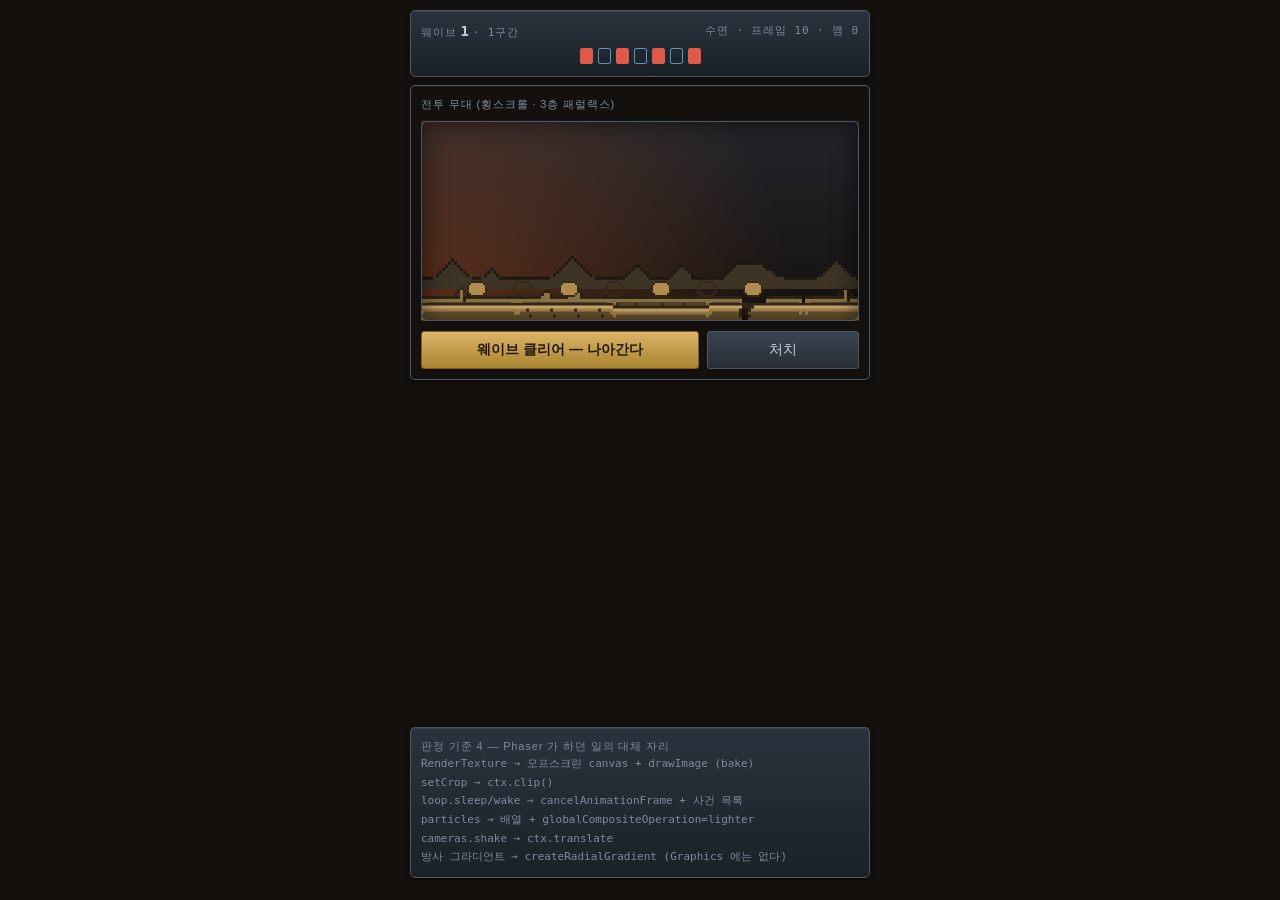
<file: src/proto-stage.html>
<!DOCTYPE html>
<html lang="ko">
<head>
<meta charset="utf-8">
<meta name="viewport" content="width=device-width,initial-scale=1,maximum-scale=1,user-scalable=no">
<title>proto-stage — 엔진 판정 시제품 (013b)</title>
<!--
  013b 엔진 판정 시제품. **라이브러리 0 · 순수 2D 캔버스.**
  forge.html 을 대체하지 않는다 — 판정 자료이고 병합 대상이 아니다.
  게임 로직은 한 줄도 옮겨오지 않았다(웨이브는 가짜 값으로 오른다).

  일부러 forge.html 과 **같은 구조**로 만들었다. 그래야 "Phaser 가 지금 하는 일이
  2D 캔버스로 어떻게 대체되는가"(판정 기준 4)가 말이 아니라 코드로 남는다:
    · 두 겹 캔버스 + DOM 오버레이 공존 (#stage z-1 / #fx z2 / 패널은 그 사이)
    · 정적인 것을 구워 두고 재사용        → RenderTexture 자리
    · 무대 밖을 자르기                    → setCrop 자리
    · 안 바뀌면 루프를 끈다               → loop.sleep() 자리
    · 픽셀 문자열 → 스프라이트            → generateTexture 자리
    · 불티·셰이크                         → particles / cameras.shake 자리
-->
<style>
:root{
  /* ART-DIRECTION 6색. 이 파일은 이 여섯 개 밖으로 나가지 않는다. */
  --iron:#23262B; --coal:#14100E; --hot:#E2622A;
  --white:#FFD9A0; --quench:#4A6B72; --brass:#B08D4F;
  --line:#3a4552; --text:#c5cedb; --dim:#7d8b9c;
}
*{box-sizing:border-box;margin:0;padding:0}
body{
  background:var(--coal); color:var(--text);
  font-family:-apple-system,"Apple SD Gothic Neo","Malgun Gothic",sans-serif;
  font-size:14px; line-height:1.5;
  max-width:480px; margin:0 auto; padding:0;
  height:100vh; height:100dvh; display:flex; flex-direction:column; overflow:hidden;
}
/* forge.html 과 같은 두 겹 구조. 배경은 본문 뒤, 불티는 본문 앞. */
#stage{position:fixed;inset:0;z-index:-1;pointer-events:none}
#fx{position:fixed;inset:0;z-index:2;pointer-events:none}
#stage canvas,#fx canvas{display:block}
#hud{flex:none;padding:10px 10px 0}
#focus{flex:1 1 auto;min-height:0;overflow-y:auto;padding:0 10px}
#manage{flex:0 1 auto;min-height:104px;max-height:30vh;overflow-y:auto;padding:0 10px 14px}
.panel{
  position:relative;border:1px solid #4d5866;border-radius:5px;padding:10px;margin-bottom:8px;
  background:linear-gradient(180deg,#2a333d,#1a2128);
  box-shadow:inset 0 1px 0 rgba(255,255,255,.07),0 2px 4px rgba(0,0,0,.45);
}
/* 무대 칸과 **그 패널까지** 바탕을 비운다 — 뒤 겹 캔버스가 여기로 비친다.
   forge.html 의 #forge 가 background:none 인 이유가 이것이고, 여기서도 같은
   함정을 밟았다: #arena 만 비우고 감싼 .panel 을 불투명하게 두면 z-index:-1
   캔버스가 패널 바탕에 통째로 가려진다. 칠해지긴 하는데 안 보인다. */
#pStage{background:none}
#arena{border:1px solid #4d5866;border-radius:6px;background:none;
  height:200px;box-shadow:inset 0 0 24px rgba(0,0,0,.6)}
.row{display:flex;justify-content:space-between;align-items:center;gap:8px}
.dim{color:var(--dim);font-size:11px;letter-spacing:.08em}
.num{font-family:ui-monospace,Menlo,monospace}
button{font-family:inherit;font-size:14px;color:var(--text);padding:9px 12px;cursor:pointer;
  background:linear-gradient(180deg,#3a4450,#262e37);border:1px solid #4d5866;border-radius:3px}
button.primary{background:linear-gradient(180deg,#dcb367,#a8842f);color:#22190a;
  border-color:#7d5f22;font-weight:700}
#mob{display:flex;justify-content:center;gap:5px;min-height:18px;margin-top:6px}
.foe{width:13px;height:16px;border:1px solid;border-radius:2px}
.foe.m{background:#e05a4a;border-color:#e05a4a}
.foe.r{background:transparent;border-color:#5f93bd}
</style>
</head>
<body>
<div id="stage"></div><div id="fx"></div>

<div id="hud">
  <div class="panel">
    <div class="row">
      <div><span class="dim">웨이브</span> <b class="num" id="wv">1</b>
        <span class="dim num" id="bio"> · 1구간</span></div>
      <div class="dim num" id="perf">—</div>
    </div>
    <div id="mob"></div>
  </div>
</div>

<div id="focus">
  <div class="panel" id="pStage">
    <div class="dim" style="margin-bottom:8px">전투 무대 (횡스크롤 · 3층 패럴랙스)</div>
    <div id="arena"></div>
    <div class="row" style="margin-top:10px">
      <button id="adv" class="primary" style="flex:2">웨이브 클리어 — 나아간다</button>
      <button id="kill" style="flex:1">처치</button>
    </div>
  </div>
</div>

<div id="manage">
  <div class="panel">
    <div class="dim">판정 기준 4 — Phaser 가 하던 일의 대체 자리</div>
    <div class="num" id="note" style="font-size:11px;color:var(--dim);line-height:1.7"></div>
  </div>
</div>

<script>
/* ══ 손그림 데이터 ══
   배경 타일 12장 (층당 4 × 3층) + 몹 6장 (근접·원거리 2축 × 3단계).
   ART-DIRECTION 「전투 무대」 상한 그대로다. 문자는 색이 아니라 팔레트 인덱스:
   . 투명 / 1 외곽선 / 2 본체어둠 / 3 본체 / 4 하이라이트 */
const T_FAR=[
  '..........................................................................1..............................121............................12221..........................1222221.........1..............122222221.......121............12222222221.....12221......11112222222222222111222222111111222222222222222222222222222222222222222222222222222222222222222222222222222222222222222222222222',
  '..................................................1..............................121............................12221..........................1222221........................122222221......................12222222221....................1222222222221.......11111111111222222222222222111111222222222222222222222222222222222222222222222222222222222222222222222222222222222222222222222222',
  '.......................................................................................................................................11.............11..............1221...........1221............122221.........122221..........12222221.......12222221.....11112222222211111112222222111111222222222222222222222222222222222222222222222222222222222222222222222222222222222222222222222222',
  '.........................................................................................................111111111......................12222222221....................1222222222221..................1222222222222221...............1222222222222222211........11111222222222222222222221111111222222222222222222222222222222222222222222222222222222222222222222222222222222222222222222222222'];
const T_MID=[
  '.............................................1..............................131............................1.3.1................111111111111131111111111111111113333333333333313333333333333333333222222222222222222222222222233222222222222222222222222222222222222222222222222222222222222222222222222222222222222222222222222',
  '.........................................................................11.......111...................1331.....13331..........111111113331111113333111111111113333333333333333333333333333333333222222222222222222222222222233222222222222222222222222222222222222222222222222222222222222222222222222222222222222222222222222',
  '................................................................................................................................111111111111111111111111111111113333333333333333333333333333333332222222222222222222222222222223222222222222222222222222222222222222222222222222222222222222222222222222222222222222222222222222',
  '................................................................................................................................11111111111........111111111111.33333333333........333333333333.32222222223........322222222223.22222222222........222222222222.22222222222........222222222222.22222222222........222222222222.'];
const T_NEAR=[
  '111111111111111111111111111111114444444444444444444444444444444433333333333333333333333333333333322222222222222222222222222222232222222222222222222222222222222222222222222222222222222222222222',
  '111111111111111111111111111111114444444444444444444444444444444433313333333133333331333333313333322222222222222222222222222222232222122222221222222212222222122222222222222222222222222222222222',
  '.1.....1........1......1........1111111111111111111111111111111144444444444444444444444444444444333333333333333333333333333333333222222222222222222222222222222322222222222222222222222222222222',
  '111111111111111111111111111111114444444444411114444444444444444433333333331..133333333333333333332222222221.1222222222222222223222222222221..122222222222222222222222222222..2222222222222222222'];
const M_MELEE=[
  '.....................................................................111111.........13333331.......1333333331......1333333331......1333333331......1333333331.......13333331.........111111.....................................................................',
  '.....................................111111.........13333331.......1333333331.....13333333331.....13333333331.....13333333331.....13333333331.....13333333331......133333331........1333331..........11111......................................................',
  '......................1111..........13333331.......1333333331.....133333333331....133344433331....133433334331....133433334331....133344433331....133333333331....133333333331.....1333333331.......13333331..........1111......................................'];
const M_RANGED=[
  '.....................................................................111111.........11....11.......11......11......1........1......1........1......11......11.......11....11.........111111.....................................................................',
  '.....................................111111.........11....11.......11......11.....11........11....1..........1....1..........1....1..........1....11........11.....11......11.......11....11.........111111.....................................................',
  '......................1111..........11....11.......1........1.....11........11....1...1441...1....1..14..41..1....1..14..41..1....1...1441...1....1..........1....11........11.....1........1.......11....11..........1111......................................'];

/* ══ 팔레트 — ART-DIRECTION 6색뿐 ══ */
const C={iron:[0x23,0x26,0x2B],coal:[0x14,0x10,0x0E],hot:[0xE2,0x62,0x2A],
         white:[0xFF,0xD9,0xA0],quench:[0x4A,0x6B,0x72],brass:[0xB0,0x8D,0x4F]};
const mul=(c,k)=>c.map(v=>Math.max(0,Math.min(255,Math.round(v*k))));
const mix=(a,b,t)=>a.map((v,i)=>Math.round(v+(b[i]-v)*t));
const rgb=c=>'rgb('+c[0]+','+c[1]+','+c[2]+')';
const rgba=(c,a)=>'rgba('+c[0]+','+c[1]+','+c[2]+','+a+')';

/* ══ 바이옴 = 팔레트 스왑 (원칙 3) ══
   구간 목록을 손으로 나열하지 않는다. 웨이브에서 공식으로 뽑고, 지형은 한 장도
   더 그리지 않는다. 대장간에서 멀어질수록 놋쇠 → 담금질물 로 식는다. */
const band=w=>Math.floor((w-1)/10);
function pal(w,shift){
  const base=mix(C.brass,C.quench,Math.min(1,band(w)/6));
  const b=shift?mix(base,C.iron,shift):base;
  return [null,mul(b,.30),mul(b,.62),b,mix(b,C.white,.45)];
}

/* ══ 픽셀 문자열 → 오프스크린 캔버스 ══
   Phaser 의 RenderTexture / generateTexture 자리다. 기본 원점이 가운데인 함정도,
   크기를 바꾸면 그 뒤 draw 가 깨지는 함정도 없다 — 캔버스는 그냥 캔버스다. */
function bake(list,w,h,p,s){
  const cv=document.createElement('canvas');
  cv.width=w*s*list.length; cv.height=h*s;
  const cx=cv.getContext('2d'), im=cx.createImageData(cv.width,cv.height), d=im.data;
  list.forEach((px,t)=>{ const ox=t*w*s;
    for(let y=0;y<h;y++) for(let x=0;x<w;x++){
      const n=px.charCodeAt(y*w+x)-48; if(!(n>=1&&n<=4)) continue;
      const col=p[n];
      for(let sy=0;sy<s;sy++){ let o=((y*s+sy)*cv.width+ox+x*s)*4;
        for(let sx=0;sx<s;sx++,o+=4){ d[o]=col[0]; d[o+1]=col[1]; d[o+2]=col[2]; d[o+3]=255; } }
    }});
  cx.putImageData(im,0,0); return cv;
}

/* ══ 상태 (가짜 — 게임 로직을 옮겨오지 않는다) ══ */
const S={wave:1, scroll:0, foes:[]};
const LAY=[{d:T_FAR,w:32,h:12,par:0.15,sh:.55,s:3},
           {d:T_MID,w:32,h:10,par:0.45,sh:.25,s:3},
           {d:T_NEAR,w:32,h:6, par:1.00,sh:0,  s:3}];
let strip=[], mobPx=[];

/* 구운 것을 다시 쓴다. 바이옴이 바뀔 때만 다시 굽는다 (011 의 "재굽기 0" 성질). */
function rebake(){
  strip=LAY.map(L=>bake(L.d,L.w,L.h,pal(S.wave,L.sh),L.s));
  mobPx=[0,1,2].map(t=>[bake([M_MELEE[t]],16,16,pal(S.wave,0),2),
                        bake([M_RANGED[t]],16,16,pal(S.wave,0),2)]);
  V.perf.bakes++; V.stage.biome=band(S.wave);
}

/* ══ 두 겹 캔버스 (forge.html 과 같은 구조) ══ */
function layer(id){
  const el=document.createElement('canvas');
  document.getElementById(id).appendChild(el);
  return {el, cx:el.getContext('2d')};
}
const bg=layer('stage'), fx=layer('fx');
function fit(){
  for(const L of [bg,fx]){ L.el.width=innerWidth; L.el.height=innerHeight;
    L.el.style.width=innerWidth+'px'; L.el.style.height=innerHeight+'px'; }
  V.canvas={w:innerWidth,h:innerHeight};
}

/* ══ 무대 그리기 ══ */
const arena=()=>{ const r=document.getElementById('arena').getBoundingClientRect();
  return {x:r.left,y:r.top,w:r.width,h:r.height}; };

function drawStrip(cx,img,r,off,y,par){
  const w=img.width, o=((-off*par)%w+w)%w;
  for(let x=r.x-o;x<r.x+r.w;x+=w) cx.drawImage(img,x,y);
}
function drawStage(){
  const cx=bg.cx, r=arena();
  cx.setTransform(1,0,0,1,0,0);
  cx.clearRect(0,0,bg.el.width,bg.el.height);
  cx.save();
  /* 캔버스는 DOM 처럼 overflow 로 안 잘린다. Phaser 의 setCrop 자리이고,
     2D 캔버스에서는 clip 세 줄이다. */
  cx.beginPath(); cx.rect(r.x,r.y,r.w,r.h); cx.clip();
  if(shakeUntil>now()){ const a=2.5;
    cx.translate((Math.random()*2-1)*a,(Math.random()*2-1)*a); }
  /* 하늘: 무쇠 → 숯. 두 색의 색기 차이를 세로로 갈라 둔다 (ART-DIRECTION). */
  const g=cx.createLinearGradient(0,r.y,0,r.y+r.h);
  g.addColorStop(0,rgb(C.iron)); g.addColorStop(1,rgb(C.coal));
  cx.fillStyle=g; cx.fillRect(r.x,r.y,r.w,r.h);
  /* 대장간 잔광 — **방사 그라디언트 한 줄**.
     008 은 Phaser Graphics 에 이게 없어 타원 26장을 겹쳤고, 그 오버드로가
     009~011 이 세 단계에 걸쳐 걷어낸 프레임 비용의 정체였다. */
  const gl=cx.createRadialGradient(r.x,r.y+r.h,0,r.x,r.y+r.h,r.w*.85);
  gl.addColorStop(0,rgba(C.hot,.34*Math.max(0,1-band(S.wave)/6)));
  gl.addColorStop(1,rgba(C.hot,0));
  cx.fillStyle=gl; cx.fillRect(r.x,r.y,r.w,r.h);
  /* 3층 패럴랙스 — 층마다 스크롤 속도가 다르다 */
  const base=r.y+r.h;
  drawStrip(cx,strip[0],r,S.scroll,base-strip[2].height-strip[1].height-strip[0].height*.55,LAY[0].par);
  drawStrip(cx,strip[1],r,S.scroll,base-strip[2].height-strip[1].height*.62,LAY[1].par);
  drawStrip(cx,strip[2],r,S.scroll,base-strip[2].height,LAY[2].par);
  drawMobs(cx,r);
  cx.restore();
  V.stage.scroll=Math.round(S.scroll);
}
/* 몹: 근접=채움 / 원거리=비움 (001). 웨이브가 오르면 팔레트와 크기만 달라진다. */
const mobX=f=>arena().x+f.x-(moving?S.scroll-moving.from:0);
function drawMobs(cx,r){
  const y=r.y+r.h-strip[2].height-30, k=1+band(S.wave)*.05;
  for(const f of S.foes){
    if(f.dead) continue;
    const img=mobPx[f.tier][f.ranged?1:0];
    cx.drawImage(img, Math.round(mobX(f)), Math.round(y),
      Math.round(img.width*k), Math.round(img.height*k));
  }
}

/* ══ 불티 — Phaser 파티클 자리. 상한은 008 예산 그대로 64. ══ */
const PMAX=64; let parts=[], lastT=0;
function burst(x,y,n){
  for(let i=0;i<n&&parts.length<PMAX;i++){
    const a=Math.PI*(1.15+Math.random()*.7), v=40+Math.random()*170;
    parts.push({x,y,vx:Math.cos(a)*v,vy:Math.sin(a)*v,life:280+Math.random()*440,max:720});
  }
  shakeUntil=now()+150; wake(1400);
}
function stepFx(t){
  const dt=Math.min(50,t-lastT); lastT=t;
  for(const p of parts){ p.vy+=520*dt/1000; p.x+=p.vx*dt/1000; p.y+=p.vy*dt/1000; p.life-=dt; }
  if(parts.length) parts=parts.filter(p=>p.life>0);
  V.alive.particles=parts.length;
}
function drawFx(){
  const cx=fx.cx; cx.clearRect(0,0,fx.el.width,fx.el.height);
  if(!parts.length) return;
  cx.globalCompositeOperation='lighter';
  for(const p of parts){ const k=p.life/p.max;
    cx.fillStyle=rgba(k>.6?C.white:C.hot,Math.max(0,k));
    cx.fillRect(p.x-2,p.y-2,4,4); }
  cx.globalCompositeOperation='source-over';
}

/* ══ 절전 — Phaser 의 loop.sleep()/wake() 자리 ══
   자는 것이 기본이고, 화면이 실제로 달라지는 사건에만 깬다. 루프를 끄면
   update 가 안 도니 **깨우는 자리를 빠뜨리면 화면이 멈춘 채 어긋난다** —
   그래서 사건을 추측이 아니라 목록으로 못박는다(아래 배선). */
const now=()=>performance.now();
const IDLE_MS=320;
let raf=0, wakeUntil=0, shakeUntil=0, moving=null;
function wake(ms){
  wakeUntil=Math.max(wakeUntil,now()+(ms||IDLE_MS));
  if(V.perf.sleeping){ V.perf.sleeping=false; V.perf.wakes++; }
  if(!raf) raf=requestAnimationFrame(frame);
}
function sleep(){
  if(raf){ cancelAnimationFrame(raf); raf=0; }
  if(!V.perf.sleeping){ V.perf.sleeping=true; V.perf.sleeps++; }
}
const idle=t=>t>=wakeUntil && !moving && !parts.length && shakeUntil<=t;
function frame(t){
  raf=0; lastT=lastT||t;
  if(moving) stepMove(t);
  stepFx(t);
  drawStage(); drawFx();
  V.perf.frames++;
  if(idle(t)) sleep(); else raf=requestAnimationFrame(frame);
}

/* ══ 웨이브 전환 = 유일하게 움직이는 순간 ══
   전투 중에는 정지한 한 장면이다. 상시 스크롤은 절전을 통째로 무효로 만든다. */
const MOVE_MS=700, TRAVEL=360;
function stepMove(t){
  const k=Math.min(1,(t-moving.t0)/MOVE_MS), e=k<.5?2*k*k:1-Math.pow(-2*k+2,2)/2;
  S.scroll=moving.from+TRAVEL*e;
  if(k>=1){ moving=null; S.wave+=10;
    if(band(S.wave)!==V.stage.biome) rebake();
    newFoes(); paint(); }
}
function advance(){
  if(moving) return;
  moving={t0:now(),from:S.scroll}; wake(MOVE_MS+260); V.stage.moves++;
}

/* ══ 가짜 적 무리 (표시용) ══ */
function newFoes(){
  const n=5+(S.wave*7)%5, tier=Math.min(2,band(S.wave)>>1);
  S.foes=Array.from({length:n},(_,i)=>({x:40+i*46,tier,ranged:i%2===1,dead:false}));
  V.stage.foes=n;
}
function killOne(){
  const live=S.foes.filter(f=>!f.dead); if(!live.length){ newFoes(); paint(); return; }
  const f=live[0]; f.dead=true;
  const r=arena(); burst(mobX(f)+16, r.y+r.h-strip[2].height-16, 18);
  paint();
}

/* ══ DOM 오버레이 갱신 (캔버스와 공존한다) ══ */
function paint(){
  document.getElementById('wv').textContent=S.wave;
  document.getElementById('bio').textContent=' · '+(band(S.wave)+1)+'구간';
  document.getElementById('mob').innerHTML=S.foes.map(f=>
    '<i class="foe '+(f.ranged?'r':'m')+'"'+(f.dead?' style="opacity:.15"':'')+'></i>').join('');
}

/* ══ 검증 창구 (forge 의 __view 와 같은 역할) ══ */
const V={engine:'canvas2d', ready:false, canvas:{w:0,h:0},
  stage:{layers:3, tiles:12, mobs:6, tileSize:'32×12/32×10/32×6', biome:0, scroll:0, foes:0, moves:0},
  alive:{particles:0}, limits:{particles:PMAX},
  perf:{sleeping:false, wakes:0, sleeps:0, bakes:0, frames:0}};
globalThis.__view=V;
globalThis.__stageAdvance=advance;
globalThis.__stageKill=killOne;
globalThis.__stageWake=wake;
globalThis.__stageSleep=sleep;

/* ══ 배선 — 깨우는 자리 전부 ══
   전부 수동적이라(브라우저가 부른다) 루프가 자는 동안에도 살아 있다. */
fit(); rebake(); newFoes(); paint(); V.ready=true; wake(600);
addEventListener('resize',()=>{ fit(); wake(600); });
if(typeof ResizeObserver!=='undefined')
  new ResizeObserver(()=>wake()).observe(document.getElementById('arena'));
for(const id of ['focus','manage'])
  document.getElementById(id).addEventListener('scroll',()=>wake(),{passive:true});
for(const t of ['pointerdown','keydown','wheel','touchstart'])
  addEventListener(t,()=>wake(),{passive:true});
document.getElementById('adv').onclick=advance;
document.getElementById('kill').onclick=killOne;
setInterval(()=>{ const p=V.perf;
  document.getElementById('perf').textContent=
    (p.sleeping?'수면':'가동')+' · 프레임 '+p.frames+' · 깸 '+p.wakes; },250);
document.getElementById('note').innerHTML=
  ['RenderTexture → 오프스크린 canvas + drawImage (bake)',
   'setCrop → ctx.clip()',
   'loop.sleep/wake → cancelAnimationFrame + 사건 목록',
   'particles → 배열 + globalCompositeOperation=lighter',
   'cameras.shake → ctx.translate',
   '방사 그라디언트 → createRadialGradient (Graphics 에는 없다)'].join('<br>');
</script>
</body>
</html>
</file>
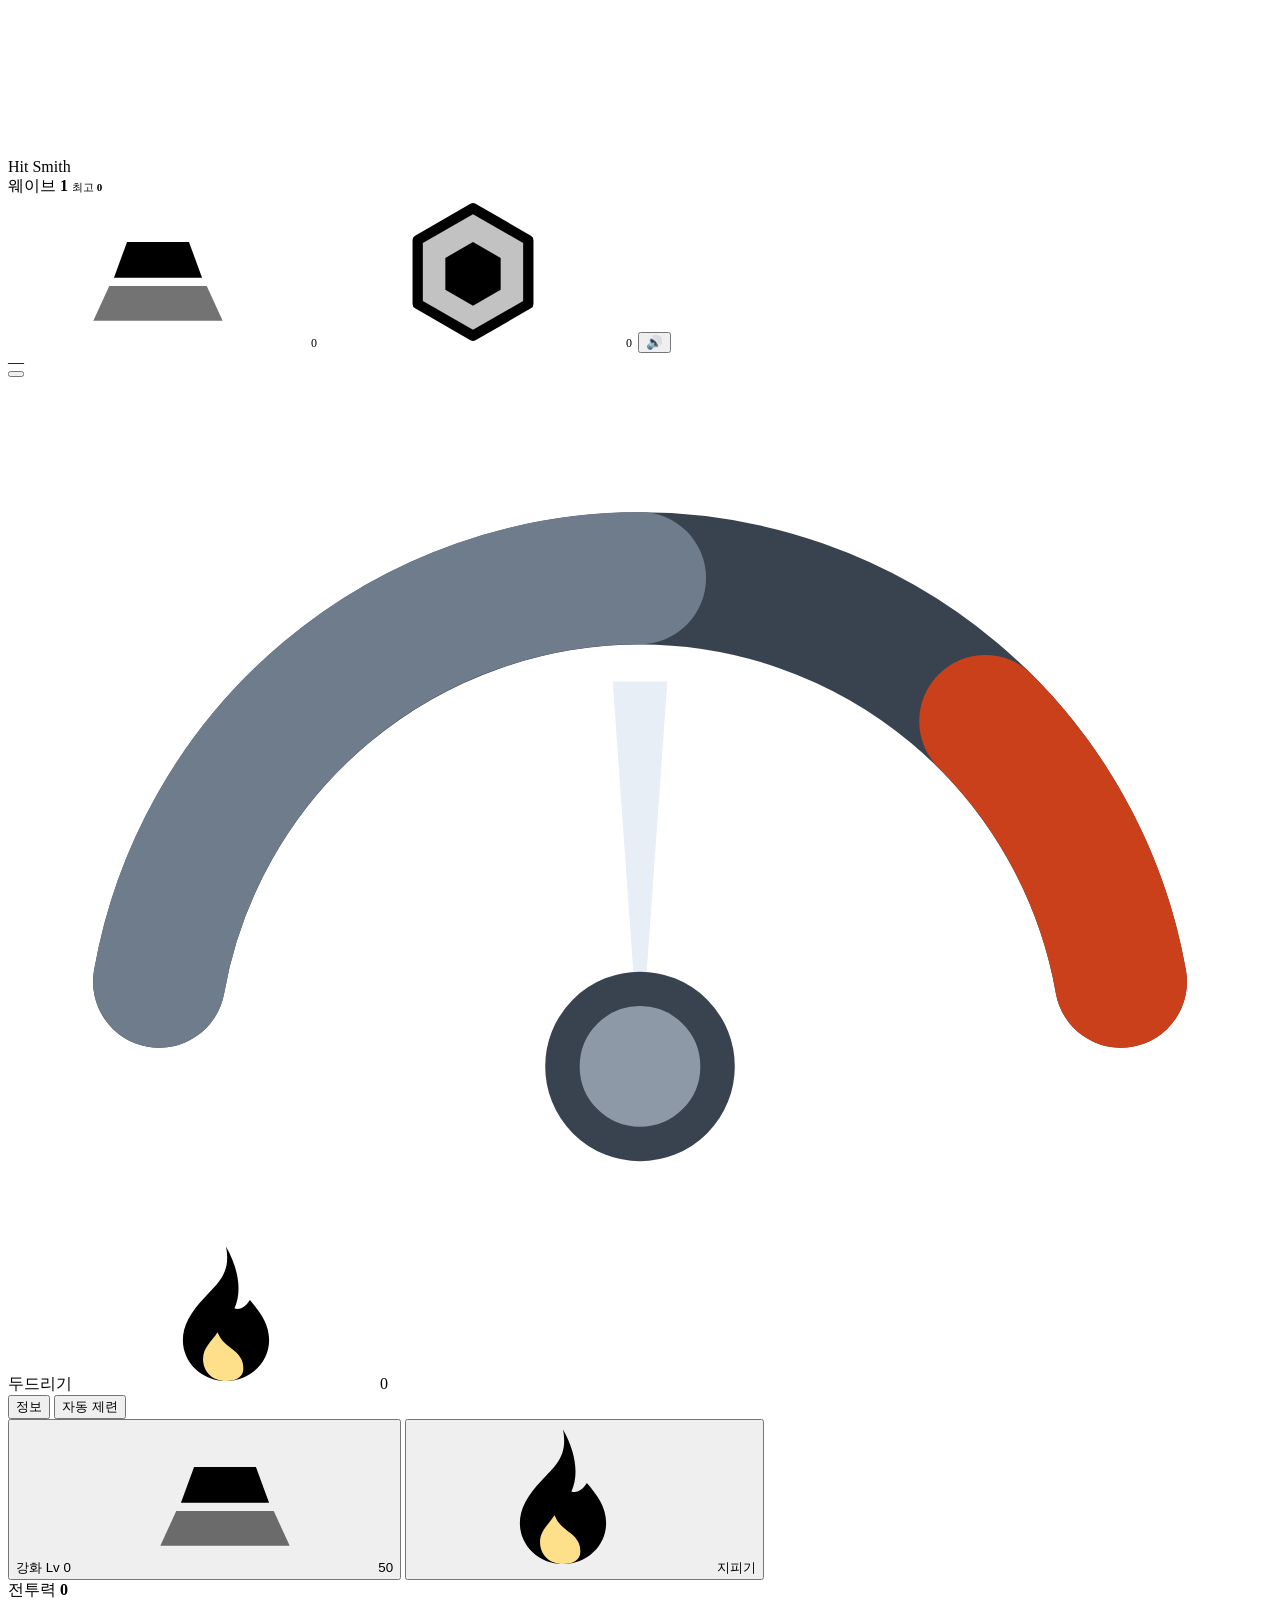
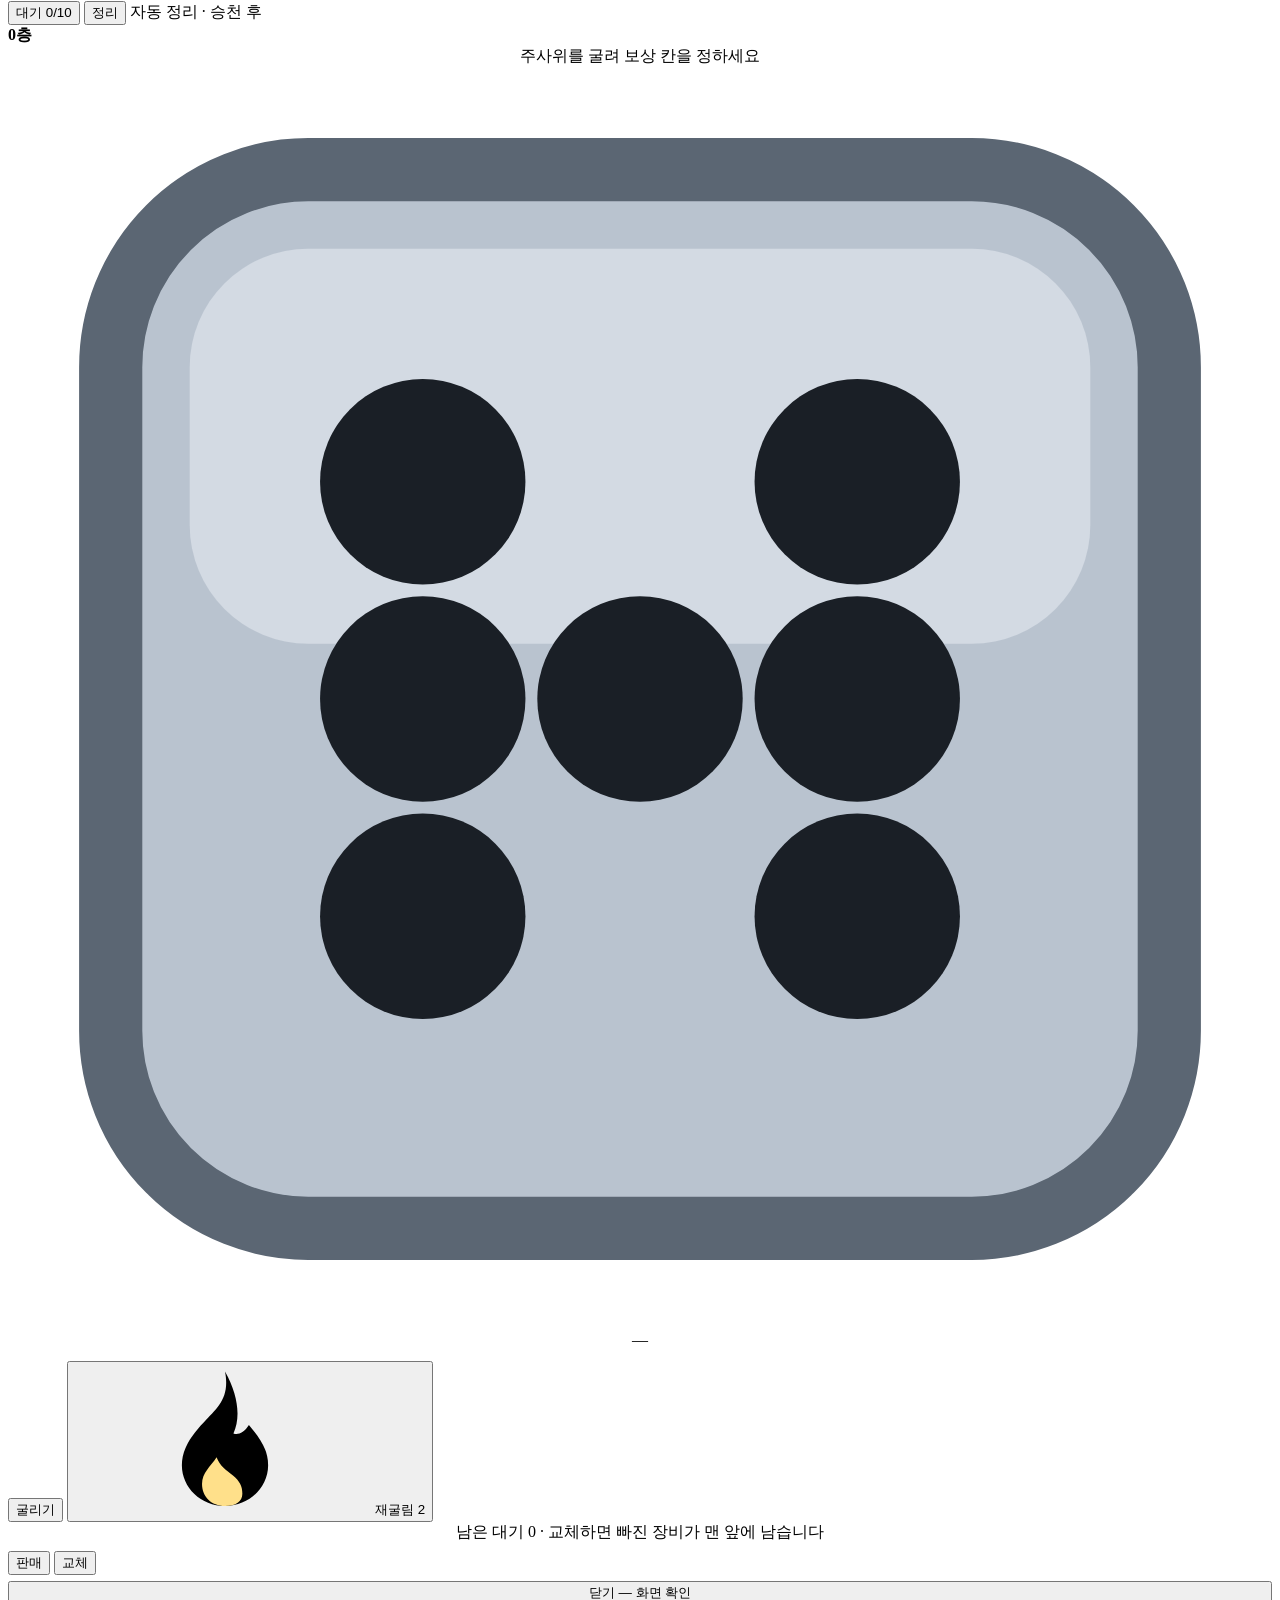
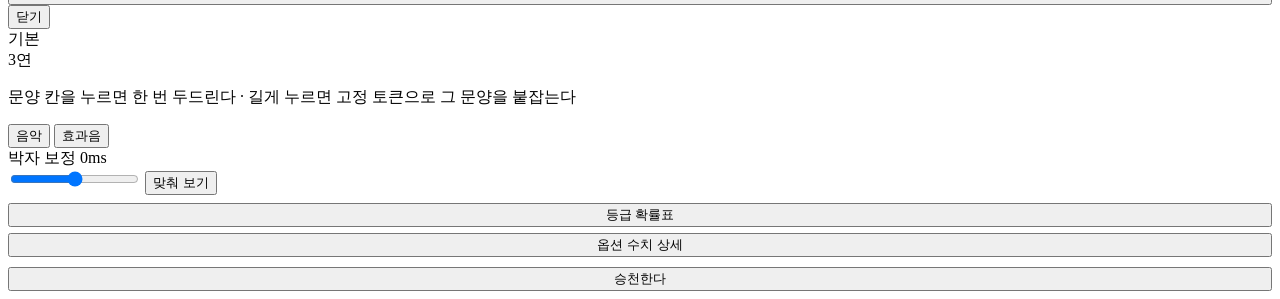
<file: src/parts/20-body.html>
</style>
</head>
<body>
<div id="stage"></div><!-- 뒤 겹 캔버스: 배경·화로·모루 (007/008) -->
<div id="fx"></div><!-- 앞 겹 캔버스: 불티·바운스 (008) -->

<!-- ══ 인라인 SVG 심볼 — 재화·UI 6개만 ══
     부위 아이콘 18개는 011 에서 지웠다. 009 가 픽셀 스프라이트로 갈아탄 뒤
     캔버스 없는 환경(node harness)의 폴백으로만 남아 있었는데, harness 는
     로직 검사용이고 아이콘 픽셀은 검사 대상이 아니다 — 폴백을 위해 4KB 를
     두 벌 유지하는 것이 원칙 2(최소 해법)에 어긋난다. 지금은 캔버스가 없으면
     빈 칸이 나온다.
     아래 6개는 DOM 에 직접 박혀 있어 스프라이트로 대체되지 않는다.
     016 이 더했던 톱니(s-cog)는 **027 이 걷었다** — 그 버튼이 열던 설정 팝업이
     없어졌다. 심볼도 같이 지운다(쓰는 곳 없는 그림을 남기지 않는다, 원칙 2). -->
<svg id="sprite" xmlns="http://www.w3.org/2000/svg"><defs>

<!-- ── 재화·UI ── -->
<symbol id="s-gold" viewBox="0 0 32 32">
  <path d="M5.6 19h20.8l3.4 7.4H2.2z" fill="currentColor" opacity=".55"/>
  <path d="M9.4 9.6h13.2l2.8 7.6H6.6z" fill="currentColor"/>
</symbol>
<symbol id="s-token" viewBox="0 0 32 32">
  <path d="M16 2.4 27.8 9.2v13.6L16 29.6 4.2 22.8V9.2z" fill="currentColor" opacity=".24"/>
  <path d="M16 2.4 27.8 9.2v13.6L16 29.6 4.2 22.8V9.2z" fill="none" stroke="currentColor" stroke-width="2.2" stroke-linejoin="round"/>
  <path d="M16 9.6 21.9 13v6.8L16 23.2 10.1 19.8V13z" fill="currentColor"/>
</symbol>
<symbol id="s-dust" viewBox="0 0 32 32">
  <path d="M16 1.6 18.7 13.3 30.4 16 18.7 18.7 16 30.4 13.3 18.7 1.6 16 13.3 13.3Z" fill="currentColor"/>
</symbol>
<symbol id="s-ticket" viewBox="0 0 32 32">
  <path d="M3.4 8.4h25.2v4.6a3 3 0 0 0 0 6v4.6H3.4V19a3 3 0 0 0 0-6z" fill="currentColor" opacity=".26" stroke="currentColor" stroke-width="1.9" stroke-linejoin="round"/>
  <path d="M12.4 11.4v9.2" fill="none" stroke="currentColor" stroke-width="1.7" stroke-dasharray="2 2.6" stroke-linecap="round"/>
</symbol>
<symbol id="s-flame" viewBox="0 0 32 32">
  <path d="M16 1.6c1.1 5.6-1.6 7.7-4.5 10.8C8.4 15.6 6.8 18.5 6.8 21.6 6.8 26.4 10.9 30.3 16 30.3s9.2-3.9 9.2-8.7c0-3.5-1.9-6-4.1-8.6-1 1.6-2.3 2.2-3.3 1.8 1.6-3.5 1-8.2-1.8-13.2z" fill="currentColor"/>
  <path d="M16 30.3c-2.9 0-4.9-2-4.9-4.7 0-2.4 1.8-3.7 3.1-5.7.8 2 2 2.7 3.5 3.9 1.4 1.2 2 2.2 2 3.9 0 1.7-1.4 2.6-3.7 2.6z" fill="#ffe08a"/>
</symbol>
<symbol id="s-charge" viewBox="0 0 32 32">
  <path d="M18.4 1.6 7.2 17.8h7.1L13 30.4 24.8 13.6h-7.4z" fill="currentColor"/>
</symbol>
</defs></svg>


<!-- ══ 세로 3단 (010 §1) ══
     상단 HUD(고정) / 중앙 포커스(모루·화로) / 하단 관리 패널(자체 스크롤).
     감싸기만 했다 — 안쪽 id·class·라벨은 하나도 바뀌지 않았다. -->
<!-- ══ 047 R1 — 세로 우선 골격 ══════════════════════════════════════
     위에서 아래로: HUD / 무대 / 모루 장면 / 열기 줄 / 손잡이 줄 / 장비 띠 /
     대기열 띠 / 탭바. 010 의 세로 3단(#hud·#focus·#manage)을 대신한다.

     ⚠ **`#scene`(모루 장면 + 열기 줄)은 탭 판 «밖»이다.** 047 §2②가 요구하는
       「가로에서는 오른쪽 칸만 탭 판으로 바뀌고 왼쪽(무대·모루)은 그대로」는
       장면이 `#tabForge` 안에 있으면 성립하지 않는다 — 탭을 바꾸면 판이
       통째로 사라지기 때문이다. 세로에서 장면이 함께 사라지는 것(§2②의
       「장면 포함」)은 `body[data-tab]` 로 세로에서만 숨겨 만든다.
     ⚠ 요소는 **하나도 지우지 않았다.** `#mob`·`#bar`·`#hpbar`·`#foes`·`#plate`·
       `#spinlbl`·`#chg`·`#spinq`·`#ascgate`·`#asell`·`#bOdds`·`#bStats` 전부
       id 와 `data-s` 그대로 자리만 옮겼다(CORE 가 쓰거나 검사가 읽는다). -->
<div id="hud">
<div id="plate"><span>Hit Smith</span></div>

<div class="panel" id="hudbar">
  <div class="row">
    <div><span class="dim" data-s="ui.wave">웨이브</span> <b class="num gv" id="wv">1</b><span id="wvg"></span>
      <span id="star" style="color:var(--g14)"></span>
      <span class="dim num" style="font-size:11px"> <span data-s="ui.best">최고</span> <b id="top">0</b></span></div>
    <div class="num" style="font-size:12px">
      <span style="color:var(--brass)"><svg class="ci"><use href="#s-gold"/></svg> <span id="gold">0</span></span>
      &nbsp;<span style="color:var(--ember)"><svg class="ci"><use href="#s-token"/></svg> <span id="tok">0</span></span>
      <!-- 049 §2④ — 소리 끄고 켜기. HUD 한 줄 오른쪽 끝 · 아이콘만(글자를 넣으면 40px 줄이 넘친다). -->
      &nbsp;<button id="snd" type="button" aria-pressed="true" data-stitle="ui.sndTip" title="소리">🔊</button>
    </div>
  </div>
</div>
<!-- 전투 무대 (013). **빈 칸이다** — 3층 패럴랙스·몹·용사는 뒤 겹 캔버스가
     이 사각형 안에 그린다. z-index:-1 캔버스가 비쳐야 하므로 배경을 주지 않는다
     (017 의 「칠했다 ≠ 보인다」 — 감싼 요소가 불투명하면 캔버스가 통째로 가려진다).
     047: 몹 줄·체력 막대·적 글자는 무대 «위에 겹친다» — HUD 한 줄을 40px 로
     묶으려면 이 넷이 HUD 밖으로 나와야 했다. `#foes` 는 CORE 의 newWave() 가
     글자를 쓰는 자리라 **남아 있어야 한다**(보이지 않아도 된다 — §3). -->
<div id="arena">
  <div id="mob"></div>
  <!-- 051 ④ (046 §7-e) — 체력 막대가 **머리 위**로 올라왔다. 자리(left·top·width)는
       `renderFast()` 가 `__view.stage.hp` 에서 받아 놓는다 — 캔버스가 재는 스프라이트
       머리 꼭지의 바로 위다. 폭은 **CORE 가 쓰던 그대로**다(`#fill`·`#hpfill`·`#hpghost`).
       뒤 겹(`#fillghost`·`#hpghost`)은 **CSS 전환의 지연**으로 늦게 따라온다 —
       캔버스를 깨우지 않으므로 절전(011)이 그대로 산다. -->
  <div id="bar"><div id="fillghost"></div><div id="fill"></div></div>
  <div id="hpbar"><div id="hpghost"></div><div id="hpfill"></div></div>
  <div id="arenafoot">
    <div id="foes">—</div>
  </div>
</div>
</div><!-- /#hud -->

<!-- ══ 모루 장면 + 열기 줄 (047 §2①③) ══
     탭 판 밖에 있다(위 ⚠). 세로에서는 다른 탭을 고르면 `body[data-tab]` 로 숨는다. -->
<div id="scene">
<div class="panel" id="forge">
  <!-- 047 §2③ — `#spin` 이 **장면 전체를 덮는 투명한 버튼**이 된다. 장면 어디를
       눌러도 친다. id·`.primary` 는 그대로다(026·033·AD6 이 읽는다). 위에 얹힌
       것(`#asc`·`.reel`·`#pity`)은 쌓임 순서로 이 버튼보다 앞이라 각자의 일을 한다.
       **DOM 에서 먼저 둔다** — 뒤에 오는 형제가 같은 z 에서 위에 쌓인다. -->
  <button id="spin" class="primary" aria-describedby="spincap"></button>
  <!-- 027 B-2: 승천은 한 주기의 **끝**인데 016 이 톱니 안에 숨겨 뒀다. 조건이
       찼을 때만, 굴리지 않고 보이는 자리에 둔다. 047: 장면 맨 위에 얹힌다. -->
  <button id="asc" class="hot" style="display:none" data-s="ui.ascend">승천</button>
  <!-- 화로 압력계: 바늘이 스핀마다 오르고 적색 구간에 닿으면 강제 정렬.
       047: 장면 왼쪽 위에 작게 얹힌다. -->
  <!-- 047 2차 (제안 ①) — **글자를 내리고 `title` 로.** 바늘과 막대가 같은 말을
       하고 있었고, 첫 화면의 글자 수를 줄이는 것이 §2① 의 목표다. `#pitytxt` 는
       지우지 않는다 — 비워 두고, 숫자는 `renderFast` 가 이 요소의 `title` 에 쓴다. -->
  <div id="pity" data-stitle="ui.pityTip" title="화로압">
    <div id="pgauge">
      <svg viewBox="0 0 44 30">
        <path d="M5.26 21.05A17 17 0 0 1 38.74 21.05" fill="none" stroke="#39434f" stroke-width="4.6" stroke-linecap="round"/>
        <path d="M5.26 21.05A17 17 0 0 1 22 7" fill="none" stroke="#6f7c8b" stroke-width="4.6" stroke-linecap="round"/>
        <path d="M34.02 11.98A17 17 0 0 1 38.74 21.05" fill="none" stroke="#c9401a" stroke-width="4.6" stroke-linecap="round"/>
        <g id="pneedle"><path d="M22 24 21.05 10.6h1.9z" fill="#e8eef5"/></g>
        <circle cx="22" cy="24" r="2.7" fill="#8e99a8" stroke="#39434f" stroke-width="1.2"/>
      </svg>
    </div>
    <div class="pcol">
      <span id="pitytxt" class="dim num"></span>
      <div class="bar"><div id="pityfill"></div></div>
    </div>
  </div>
  <!-- 문양 칸. 047: 고정 안내는 대기열 줄에서 빼고 이 칸의 `title` 로 옮겼다
       (§2① — 첫 화면의 글자를 줄인다). `#hearth` 는 문양 칸을 담는 띠로 남는다. -->
  <div id="hearth" data-stitle="ui.tapLockTip" title="문양 칸을 누르면 한 번 두드린다 · 길게 누르면 고정 토큰으로 그 문양을 붙잡는다">
    <div id="reels"></div>
  </div>
  <div id="msg"></div>
  <!-- 모루 아래 작은 캡션. 033 ② 의 「대기열 정리」 글자 바꿈이 여기서 일어난다 —
       바꾸는 쪽(renderFast)은 그대로 `#spinlbl`·`#chg`·`#spinq` 를 쓴다. -->
  <!-- 049 §2⑥ — 모루 밑 메트로놈 + 판정 게이지. 캡션 **위**, 모루 **아래**다.
       `aria-hidden` : 화면 낭독기에 바늘 좌표를 읽어 줄 이유가 없다(판정 글자는 #msg 가 든다). -->
  <div id="beat" aria-hidden="true">
    <i class="zone z3"></i><i class="zone z2"></i><i class="zone z1"></i>
    <i id="beatticks"></i><i id="beatneedle"></i><i id="beatdot"></i>
    <span id="beatjudge"></span>
  </div>
  <div id="spincap" class="dim"><span id="spinlbl">두드리기 </span><svg class="ci" style="color:var(--ember)"><use href="#s-flame"/></svg> <span class="num" id="chg">0</span><span id="spinq"></span></div>
</div>
<!-- 열기 줄 — 충전 온도계를 **가로 막대**로 눕히고 오른쪽 끝에 정보 버튼. -->
<div id="openrow">
  <div id="therm"><i id="thermf"></i></div>
  <button id="bInfo" data-s="ui.info" data-stitle="ui.infoTip">정보</button>
  <!-- 049 F3 — 「견습생」이 **「자동 제련」**이 되어 손잡이 줄에서 여기로 왔다(사용자 결정).
       요소도 id 도 그대로다 — 코드 이름(`apprOn`·`S.auto`·`'apprentice'` 출처)은 안 바꾼다.
       모루 바로 아래, 「누르는 곳」과 「대신 누르게 하는 곳」이 한자리에 모인다. -->
  <button id="auto" data-s="ui.autoForge" data-stitle="ui.autoForgeTip">자동 제련</button>
</div>
</div><!-- /#scene -->

<!-- ══ 탭 넷 (016) ══ 제련(손잡이·장비·대기열) · 던전 · 테크.
     **라우터가 아니다** — 판이 전부 DOM 에 살아 있고 보이는 것 하나만 바뀐다. -->
<div class="tabpane on" id="tabForge">
<div id="dock">
  <!-- 손잡이 줄 — 강화 · 견습생 · 지피기. 047: 옛 `#manage` 첫 패널의
       `#lv`·`#up`·`#cost` 가 여기로 왔다(요소 그대로). -->
  <div id="handles">
    <button id="up"><span data-s="ui.upgrade">강화</span> <span class="dim" data-s="ui.forgeLvShort">Lv</span> <span class="num" id="lv">0</span> <svg class="ci" style="color:var(--brass)"><use href="#s-gold"/></svg> <span class="num" id="cost">50</span></button>
    <button id="ad"><svg class="ci"><use href="#s-flame"/></svg> <span id="adtxt" data-s="ui.stokeShort">지피기</span></button>
  </div>
  <!-- 장비 띠 — 착용 6칸 한 줄. 원칙 8: 인벤토리가 아니다. -->
  <div id="gearband">
    <span id="pwrap" class="dim num"><span data-s="ui.power">전투력</span> <b id="pw">0</b></span>
    <div id="gear"></div>
  </div>
  <!-- 대기열 띠 — 041 제안 9: **틱마다 나타났다 사라지지 않는다.** 비어도 같은
       자리·같은 높이로 있다(빈 점). 누르면 하는 일은 지금과 같다(openCmp). -->
  <div id="qband">
    <button id="open"><span class="dim" data-s="ui.queue">대기</span> <span class="num" id="qn">0</span><span class="dim">/</span><span class="num" id="qm">10</span><span id="qdots"></span></button>
    <button id="autores" data-s="ui.sort">정리</button>
    <span id="autoresLock" class="dim" data-s="ui.autoresLocked" data-stitle="ui.autoresLockedTip" title="자동 정리는 첫 승천에 열린다">자동 정리 · 승천 후</span>
  </div>
</div>
</div><!-- /#tabForge -->

<div class="tabpane" id="tabTower">
<div class="panel" id="pTower" style="display:none">
  <div class="row" style="margin-bottom:7px">
    <span class="dim"><span data-s="tower.title">무한의 층</span> <span style="color:var(--g9)"><svg class="ci"><use href="#s-ticket"/></svg> <b class="num" id="tk">2</b></span></span>
    <span class="dim num"><span data-s="ui.best">최고</span> <b id="best" style="color:var(--text)">0</b><span data-s="tower.floor">층</span></span>
  </div>
  <!-- 던전 띠 (019): 013 타일 + 015 몹을 팔레트만 갈아 다시 쓴다. 새 그림 0장. -->
  <div class="dband" id="tband"><i id="tguard"></i><b id="tfloor" data-s="tower.unvisited">미답</b></div>
  <button id="tower" class="primary" style="width:100%" data-s="tower.challenge">도전 — 오른 층만큼 별가루</button>
</div>
</div><!-- /#tabTower -->

<div class="tabpane" id="tabTech">
<div class="panel" id="pTech" style="display:none">
  <div class="row" style="margin-bottom:8px">
    <span class="dim" data-s="tech.title">테크트리</span>
    <span class="num" style="color:var(--g9)"><svg class="ci"><use href="#s-dust"/></svg> <span id="dust">0</span> <span data-s="tech.dust">별가루</span></span>
  </div>
  <div id="tech"></div>
</div>
</div><!-- /#tabTech -->

<!-- 하단 탭바. 최고 웨이브 10 전까지 **탭바 자체가 없다** (원칙 7).
     탭이 하나뿐인 탭바는 거짓말이다 — 게이트가 열리는 순간 셋이 함께 나타난다. -->
<div id="tabs" style="display:none">
  <button id="tbForge" class="on" data-s="tab.forge">제련</button>
  <button id="tbTower" data-s="tab.dungeon">던전</button>
  <button id="tbTech" data-s="tab.tech">테크</button>
</div>

<div id="dice">
  <!-- 층 등반 (019): 숫자가 오르는 동안 띠가 한 주기 흐른다. 캔버스를 쓰지 않아
       절전과 무관하고, 색은 층수에서 무대와 같은 공식으로 파생한다. -->
  <div class="dband" id="dband"><i id="dguard"></i><b id="dfloor" data-s="tower.floor0">0층</b></div>
  <div style="text-align:center;margin-bottom:10px">
    <div class="dim" id="dmsg" data-s="dice.hint">주사위를 굴려 보상 칸을 정하세요</div>
    <div id="dval">
      <svg class="die" id="ddie" data-v="0" viewBox="0 0 32 32">
        <rect x="2.6" y="2.6" width="26.8" height="26.8" rx="5" fill="#b9c3cf" stroke="#5b6673" stroke-width="1.6"/>
        <rect x="4.6" y="4.6" width="22.8" height="10" rx="3" fill="#d3dae3"/>
        <g fill="#1a1f26">
          <circle class="p tl" cx="10.5" cy="10.5" r="2.6"/><circle class="p tr" cx="21.5" cy="10.5" r="2.6"/>
          <circle class="p ml" cx="10.5" cy="16"   r="2.6"/><circle class="p mr" cx="21.5" cy="16"   r="2.6"/>
          <circle class="p bl" cx="10.5" cy="21.5" r="2.6"/><circle class="p br" cx="21.5" cy="21.5" r="2.6"/>
          <circle class="p c"  cx="16"   cy="16"   r="2.6"/>
        </g>
      </svg>
      <span id="dnum">—</span>
    </div>
  </div>
  <div id="board"></div>
  <div class="row" style="margin-top:12px">
    <button id="droll" class="primary" style="flex:1" data-s="dice.roll">굴리기</button>
    <button id="dad" style="flex:1"><svg class="ci"><use href="#s-flame"/></svg><span data-s="dice.reroll">재굴림</span> <span id="dleft">2</span></button>
  </div>
  <button id="dtake" style="width:100%;margin-top:6px;display:none" data-s="dice.claim">보상 받기</button>
</div>

<div id="cmp">
  <div class="dim" style="text-align:center;margin-bottom:8px">
    <span data-s="cmp.left">남은 대기</span> <span class="num" id="qn2">0</span> · <span data-s="cmp.note">교체하면 빠진 장비가 맨 앞에 남습니다</span>
    <div id="cstat" class="num" style="margin-top:4px;color:var(--text)"></div>
  </div>
  <div class="card" id="cOld"></div>
  <div class="card new" id="cNew"></div>
  <div class="row">
    <button id="bSell" style="flex:1" data-s="cmp.sell">판매</button>
    <button id="bEquip" class="primary" style="flex:1" data-s="cmp.swap">교체</button>
  </div>
  <button id="cclose" style="width:100%;margin-top:6px" data-s="cmp.close">닫기 — 화면 확인</button>
</div>

<!-- 026: 광고 중 입력 차단막. 통을 새로 만드는 것이 아니라 «막» 하나다. -->
<div id="adwall"></div>

<!-- ══ 상세 팝업 (016) ══ 통 하나 · 절 넷. 메인에서 덜어낸 표와 상세가 여기 산다.
     절들은 닫혀 있어도 DOM 에 그대로 있어 render() 와 checklist 선택자가 살아 있다. -->
<div id="pop">
  <div class="pophead"><b id="ptitle"></b><button id="pclose" data-s="pop.close">닫기</button></div>
  <div id="pstat" class="num"></div>
  <div class="popsec" id="popOdds">
    <div class="odds"><span class="ol" data-s="odds.base">기본</span><div class="obar" id="ob0"></div></div>
    <div class="odds"><span class="ol" data-s="odds.three">3연</span><div class="obar" id="ob2"></div></div>
    <div id="olegend"></div>
  </div>
  <div class="popsec" id="popStats"><div id="stats"></div></div>
  <!-- 047 §2④ — 정보 절. 없어진 `#manage` 둘째 단에 있던 것이 전부 여기로 왔다:
       승천 진행 `#ascgate` · 자동 판매 `#asell` · 확률표/옵션 상세로 가는 두 버튼 ·
       고정 토큰 안내 한 문장. **요소는 그대로 옮겼다** — id·`data-s` 가 안 바뀌어
       render() 와 checklist 선택자가 살아 있다(016 「통 하나」 규약 그대로). -->
  <div class="popsec" id="popForge">
    <div id="ascgate" class="dim"></div>
    <div id="asell"></div>
    <p class="dim" id="lockTipTxt" data-s="ui.tapLockTip">문양 칸을 누르면 한 번 두드린다 · 길게 누르면 고정 토큰으로 그 문양을 붙잡는다</p>
    <!-- 049 §2④ — 음악 / 효과음 **따로**. HUD 스피커는 둘 다를 한 번에 끈다. -->
    <div class="qrow" id="sndrow">
      <button id="sndMusic" style="flex:1" data-s="ui.sndMusic">음악</button>
      <button id="sndSfx" style="flex:1" data-s="ui.sndSfx">효과음</button>
    </div>
    <!-- 051 ① — 박자 보정. 블루투스 이어폰은 수백 ms 늦게 들린다(기기가 정하는 값이라
         `ctx.outputLatency` 로는 다 못 잡는다). 사람이 직접 맞추는 자리다. -->
    <div id="offrow" data-stitle="ui.offsetTip" title="소리가 늦게 들리면 +, 빨리 들리면 −">
      <span id="offtxt" class="dim num">박자 보정 0ms</span>
      <!-- 051 2차 ④ — 「맞춰 보기」 결과는 이 줄 옆에 남는다(#msg 는 다음 제련 글자가 덮는다) -->
      <span id="offdone" class="dim"></span>
      <div class="qrow">
        <input id="offrange" type="range" min="-200" max="200" step="10" value="0" style="flex:1">
        <button id="offcal" data-s="ui.offsetCal">맞춰 보기</button>
      </div>
    </div>
    <button id="bOdds" style="width:100%;margin-top:8px" data-s="pop.odds">등급 확률표</button>
    <button id="bStats" style="width:100%;margin-top:6px" data-s="pop.stats">옵션 수치 상세</button>
  </div>
  <!-- 027 B-3: 설정 절(#popSet)은 **비었으므로 걷었다.** 안에 있던 자동 판매와
       승천은 제련 탭으로 갔다(B-1·B-2). 승천 «확인» 절(#popAsc)은 그대로 남는다 —
       016 의 통 하나를 계속 쓴다. -->
  <div class="popsec" id="popAsc">
    <div class="dim" id="ascTxt"></div>
    <button id="ascGo" class="hot" style="width:100%;margin-top:10px" data-s="asc.do">승천한다</button>
  </div>
  <div id="popend"></div>
</div>

<!-- 017: 외부 라이브러리 0개. Phaser 3 (vendor 1,196,122B) 를 걷어냈고
     `src/vendor/` 도 지웠다. 이제 게임은 **정말로 이 파일 하나**다 —
     포털 업로드도 Pages 배포도 forge.html 복사 한 번이다.
     새 라이브러리는 다시 계획 세션 승인 사항이다 (원칙 2). -->
<script>
</file>
